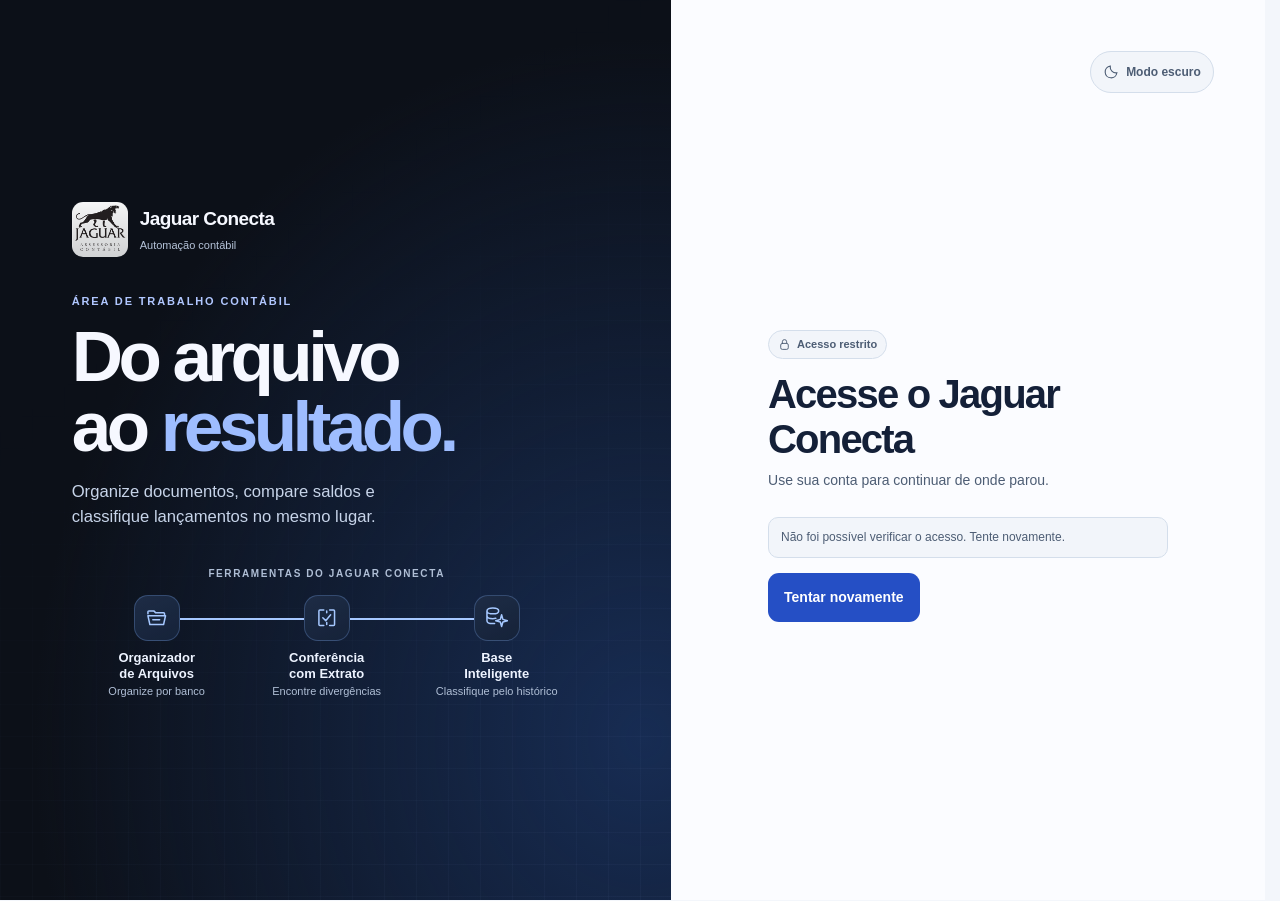
<file: index.html>
<!doctype html>
<html lang="pt-BR">
<head>
  <meta charset="utf-8">
  <meta name="viewport" content="width=device-width, initial-scale=1">
  <meta name="theme-color" content="#14243b">
  <title>Jaguar Conecta</title>
  <script src="./assets/js/theme.js?v=login-full-20261110"></script>
  <script src='./assets/js/workspace-files.js?v=2'></script>
  <script src="./assets/js/workspace-resume.js?v=5"></script>
  <script src="./assets/js/operating-hours.js?v=20261030-always-open"></script>
  <link rel="icon" type="image/png" href="./assets/jaguar-conecta-icon.png?v=oficial-1">
  <meta name="description" content="Jaguar Conecta | Organização, classificação e conciliação contábil">
  <link rel="stylesheet" href="./assets/css/app.css?v=base242-streamlit-1">
  <link rel="razync-lazy-stylesheet" data-lazy-tool="investments" href="./assets/css/bank-investments.css?v=20261020-6">
  <link rel="stylesheet" href="./assets/css/monthly-tasks.css?v=task-notices-1">
  <link rel="stylesheet" href="./assets/css/workspace.css?v=assistant-shortcut-1">
  <link rel="stylesheet" href="./assets/css/tools.css?v=company-tools-20261031-1">
  <link rel="stylesheet" href="./assets/css/layout.css?v=fixed-header-home-20261028-3">
  <link rel="stylesheet" href="./assets/css/workspace-polish.css?v=otom-period-1">
  <link rel="stylesheet" href="./assets/css/refined-theme.css?v=3">
  <link rel="stylesheet" href="./assets/css/preview-tables.css?v=period-filter-20261027-1">
  <link rel="stylesheet" href="./assets/css/motion.css?v=compact-loading-20261104-1">
  <link rel="razync-lazy-stylesheet" data-lazy-tool="fiscal" href="./assets/css/fiscal-242.css?v=theme-surfaces-20261027-5">
  <link rel="razync-lazy-stylesheet" data-lazy-tool="fiscal" href="./assets/css/fiscal-results.css?v=theme-surfaces-20261027-5">
  <link rel="razync-lazy-stylesheet" data-lazy-tool="fiscal" href="./assets/css/fiscal-studio.css?v=refined-setup-20261029-2">
  <link rel="razync-lazy-stylesheet" data-lazy-tool="fiscal" href="./assets/css/fiscal-ai-reader.css?v=theme-surfaces-20261027-5">
  <link rel="razync-lazy-stylesheet" data-lazy-tool="fiscal" href="./assets/css/fiscal-account-dialog.css?v=fiscal-agent-steps-20261030-1">
  <link rel="stylesheet" href="./assets/css/portfolio-home.css?v=home-composed-20261027-11">
  <link rel="stylesheet" href="./assets/css/base-maintenance.css?v=compact-chart-1">
  <link rel="stylesheet" href="./assets/css/admin-auth.css?v=password-eye-20261106-1">
  <link rel="stylesheet" href="./assets/css/tool-preparation.css?v=company-upload-three-parts-20261031-3">
  <link rel="stylesheet" href="./assets/css/company-directory.css?v=accounting-status-2">
  <link rel="stylesheet" href="./assets/css/base-investigation.css?v=assistant-shortcut-1">
  <link rel="stylesheet" href="./assets/css/themes.css?v=admin-close-1">
  <link rel="stylesheet" href="./assets/css/sidebar-motion.css?v=20261029-1">
  <link rel="stylesheet" href="./assets/css/home-welcome.css?v=jaguar-conecta-1">
  <link rel="stylesheet" href="./assets/css/global-tool-preparation.css?v=ledger-themes-1">
  <link rel="stylesheet" href="./assets/css/site-access.css?v=alterar-senha-1">
  <link rel="stylesheet" href="./assets/css/preview-layout.css?v=20261109-1">
</head>
<body class="sidebar-collapsed" data-site-locked data-site-loading>
  <div id="workspaceRestoring" role="status">
    <div class="workspace-loading-content">
      <img src="./assets/jaguar-conecta.png?v=oficial-1" width="52" height="52" alt="">
      <strong>Jaguar Conecta</strong>
      <span>Carregando sua área de trabalho…</span>
    </div>
  </div>
  <section id="siteAccess" data-access-state="checking" aria-labelledby="siteAccessTitle">
    <div class="site-access-card">
      <div class="site-access-welcome">
        <div class="site-access-brand">
          <img src="./assets/jaguar-conecta.png?v=oficial-1" alt="Jaguar Assessoria Contábil" width="56" height="55">
          <div><strong>Jaguar Conecta</strong><span>Automação contábil</span></div>
        </div>
        <div class="site-access-welcome-copy">
          <p class="site-access-eyebrow">Área de trabalho contábil</p>
          <p class="site-access-welcome-title">Do arquivo<br>ao <em>resultado.</em></p>
          <p>Organize documentos, compare saldos e classifique lançamentos no mesmo lugar.</p>
        </div>
        <figure class="site-access-demo">
          <figcaption>Ferramentas do Jaguar Conecta</figcaption>
          <ol class="site-access-demo-steps">
            <li>
              <span class="site-access-demo-icon"><svg viewBox="0 0 24 24" aria-hidden="true"><path d="M3 8V6a1 1 0 0 1 1-1h5l2 2h8a1 1 0 0 1 1 1v2M3 10h18l-2 9H5zM8 14h7"/></svg></span>
              <div><strong>Organizador<br>de Arquivos</strong><small>Organize por banco</small></div>
            </li>
            <li>
              <span class="site-access-demo-icon"><svg viewBox="0 0 24 24" aria-hidden="true"><path d="M9 4H5a1 1 0 0 0-1 1v14a1 1 0 0 0 1 1h4M15 4h4a1 1 0 0 1 1 1v14a1 1 0 0 1-1 1h-4M12 5v2m0 10v2m-4-7 3 3 5-6"/></svg></span>
              <div><strong>Conferência<br>com Extrato</strong><small>Encontre divergências</small></div>
            </li>
            <li>
              <span class="site-access-demo-icon"><svg viewBox="0 0 24 24" aria-hidden="true"><path d="M14 5c0 1.7-2.7 3-6 3s-6-1.3-6-3 2.7-3 6-3 6 1.3 6 3ZM2 5v5c0 1.7 2.7 3 6 3 1 0 2-.1 3-.4M2 10v5c0 1.7 2.7 3 6 3 .6 0 1.2 0 1.8-.1M17 9l1.3 4.7L23 15l-4.7 1.3L17 21l-1.3-4.7L11 15l4.7-1.3z"/></svg></span>
              <div><strong>Base<br>Inteligente</strong><small>Classifique pelo histórico</small></div>
            </li>
          </ol>
        </figure>
      </div>
      <div class="site-access-content">
      <div class="site-access-controls">
        <button type="button" id="siteAccessTheme" aria-label="Ativar modo escuro" aria-pressed="false"><svg viewBox="0 0 24 24" aria-hidden="true"><path d="M20.8 13.1A8.7 8.7 0 0 1 10.9 3.2 8.8 8.8 0 1 0 20.8 13.1Z"/></svg><span>Modo escuro</span></button>
      </div>
      <div class="site-access-form-panel">
      <div class="site-access-heading">
        <span class="site-access-tag"><svg viewBox="0 0 24 24" aria-hidden="true"><rect x="5" y="10" width="14" height="11" rx="3"/><path d="M8 10V7a4 4 0 0 1 8 0v3"/></svg>Acesso restrito</span>
        <h1 id="siteAccessTitle">Acesse o Jaguar Conecta</h1>
        <p>Use sua conta para continuar de onde parou.</p>
      </div>
      <p id="siteAccessStatus" role="status"></p>
      <form id="siteAccessForm" method="post" hidden>
        <div class="site-access-field">
          <label for="siteAccessEmail">E-mail</label>
          <div class="site-access-input">
            <svg viewBox="0 0 24 24" aria-hidden="true"><rect x="3" y="5" width="18" height="14" rx="3"/><path d="m4 7 8 6 8-6"/></svg>
            <input id="siteAccessEmail" name="email" type="email" autocomplete="username" autocapitalize="none" spellcheck="false" required maxlength="254" placeholder="Seu e-mail">
          </div>
        </div>
        <div class="site-access-field">
          <label for="siteAccessPassword">Senha</label>
          <div class="site-access-input site-access-password">
            <svg viewBox="0 0 24 24" aria-hidden="true"><rect x="5" y="10" width="14" height="11" rx="3"/><path d="M8 10V7a4 4 0 0 1 8 0v3"/></svg>
            <input id="siteAccessPassword" name="password" type="password" autocomplete="current-password" aria-describedby="siteAccessCaps" required maxlength="512" placeholder="Sua senha">
            <button id="siteAccessShow" type="button" aria-controls="siteAccessPassword" aria-label="Mostrar senha" aria-pressed="false"><svg viewBox="0 0 24 24" aria-hidden="true"><path d="M2 12s3.5-7 10-7 10 7 10 7-3.5 7-10 7S2 12 2 12Z"/><circle cx="12" cy="12" r="2.5"/><path class="site-access-eye-off" d="M3 3l18 18"/></svg></button>
          </div>
        </div>
        <p id="siteAccessCaps" hidden>Caps Lock ativado.</p>
        <button class="site-access-submit" type="submit">Entrar <span class="site-access-submit-indicator" aria-hidden="true">→</span></button>
        <p class="site-access-session-note">Sua sessão continua ativa ao recarregar esta aba.</p>
      </form>
      <button id="siteAccessRetry" type="button" hidden>Tentar novamente</button>
      <noscript>Ative o JavaScript para entrar.</noscript>
      </div>
      </div>
    </div>
  </section>
  <div class="app-shell">
    <div id="sidebarBackdrop" class="sidebar-backdrop" aria-hidden="true"></div>
    <aside id="mainSidebar" class="sidebar" role="dialog" aria-modal="true" aria-label="Navegação principal" aria-hidden="true" tabindex="-1" inert>
      <button id="sidebarClose" class="sidebar-close" type="button" aria-label="Fechar menu"><svg viewBox="0 0 24 24" aria-hidden="true"><path d="m7 7 10 10M17 7 7 17"/></svg></button>
      <a class="brand" href="./" data-home-link aria-label="Jaguar Conecta, tela inicial">
        <img class="brand-logo" src="./assets/jaguar-conecta.png?v=oficial-1" alt="" width="48" height="48">
        <span><strong>Jaguar Conecta</strong><small>Automação contábil</small></span>
      </a>
      <div class="nav-caption">ÁREA DE TRABALHO</div>

    <nav class="main-nav" aria-label="Navegação principal">
      <button class="main-nav-btn active" data-view="companies" aria-label="Empresas"><span class="nav-label">Empresas</span></button>
      <button class="main-nav-btn" data-view="converter" aria-label="Converter Extratos"><span class="nav-label">Converter Extratos</span></button>
      <button class="main-nav-btn" data-view="ledger" aria-label="Conciliação com Razão"><span class="nav-label">Conciliação com Razão</span></button>
      <button class="main-nav-btn" data-view="fiscal" aria-label="Conferência Fiscal × Contábil"><span class="nav-label">Conferência Fiscal × Contábil</span></button>
      <button class="main-nav-btn" type="button" data-view="tasks"><span class="nav-label">Tarefas</span></button>

    </nav>
      <div id="siteAccessAccount" class="sidebar-account" hidden>
        <span id="siteAccessInitials" class="sidebar-account-avatar" aria-hidden="true"></span>
        <div class="sidebar-account-identity">
          <strong id="siteAccessName" dir="auto">Minha conta</strong>
          <span id="siteAccessRole">Sessão ativa</span>
          <button id="siteAccessChangePassword" type="button">Alterar senha</button>
        </div>
        <button id="siteAccessExit" type="button" title="Sair da conta" aria-label="Sair da conta">
          <svg viewBox="0 0 24 24" aria-hidden="true"><path d="M10 4H5a1 1 0 0 0-1 1v14a1 1 0 0 0 1 1h5m4-12 4 4-4 4m-5-4h11"/></svg>
          <span>Sair</span>
        </button>
      </div>
      <div class="sidebar-note"><span class="sidebar-dot"></span><div>Rotina organizada<small>Do documento à conferência.</small></div></div>
    </aside>
    <header class="topbar"><button id="sidebarToggle" type="button" class="sidebar-toggle" aria-controls="mainSidebar" aria-expanded="false" aria-label="Abrir menu lateral"><span class="toggle-lines" aria-hidden="true"><span class="toggle-stroke"></span><span class="toggle-stroke"></span><span class="toggle-stroke"></span></span><span class="sidebar-toggle-label">Menu</span><svg class="sidebar-toggle-hint" viewBox="0 0 14 14" aria-hidden="true"><path d="m5 3 4 4-4 4"/></svg></button><div class="home-header-brand"><img src="./assets/jaguar-conecta.png?v=oficial-1" alt="" width="32" height="32"><span><strong>Jaguar Conecta</strong><small>Automação contábil</small></span></div><div class="topbar-title"><span>Área de trabalho</span><strong id="currentSection">Empresas</strong></div><div class="topbar-actions"><span id="portfolioDate" class="home-header-date">Seu espaço de trabalho</span><a class="theme-toggle topbar-home-link" href="./" data-home-link aria-label="Tela inicial" title="Tela inicial"><svg viewBox="0 0 24 24" aria-hidden="true"><path d="m3 10 9-7 9 7v10a1 1 0 0 1-1 1h-5v-7H9v7H4a1 1 0 0 1-1-1z"/></svg><span>Início</span></a><button id="themeToggle" class="theme-toggle" type="button" aria-label="Ativar modo escuro" aria-pressed="false"><svg class="theme-moon" viewBox="0 0 24 24" aria-hidden="true"><path d="M20.8 13.1A8.7 8.7 0 0 1 10.9 3.2 8.8 8.8 0 1 0 20.8 13.1Z"/></svg><svg class="theme-sun" viewBox="0 0 24 24" aria-hidden="true"><circle cx="12" cy="12" r="4"/><path d="M12 2v2m0 16v2M2 12h2m16 0h2M5 5l1.4 1.4m11.2 11.2L19 19M5 19l1.4-1.4M17.6 6.4 19 5"/></svg><span id="themeToggleLabel">Claro</span></button><button id="apiStatus" class="status-pill connection-pill" type="button" data-connection="checking" aria-label="Verificando conexão com o servidor. Clique para tentar novamente." title="Clique para verificar a conexão novamente."><span class="connection-indicator" aria-hidden="true"></span><span class="connection-label" aria-live="polite">Conectando ao servidor…</span></button></div></header>

    <main>
      <section id="companiesView" class="global-view active">
        <section id="portfolioPicker" class="portfolio-picker home-redesign" aria-label="Carteiras dos colaboradores">
          <div class="portfolio-heading">
            <div class="home-intro-copy">
              <span class="account-admin-badge" id="homeAdminBadge" hidden>Conta administradora</span>
              <span class="portfolio-eyebrow" id="portfolioGreeting">Boas-vindas ao seu espaço.</span>
              <h1>Clareza para<br><em>a sua rotina.</em></h1>
              <p>Do extrato à classificação, um caminho mais simples para o seu trabalho contábil.</p>
              <div class="portfolio-access">
                <div class="portfolio-access-heading"><span class="portfolio-access-kicker">SEU PRÓXIMO PASSO</span><h2 class="portfolio-section-title">Entre na sua carteira</h2></div>
                <div id="portfolioList" class="portfolio-list" aria-busy="true"><p class="portfolio-loading" role="status">Carregando carteiras…</p></div>
              <div class="portfolio-home-summary" aria-label="Resumo das carteiras">
                <span><strong id="portfolioCompanyTotal">—</strong><span class="home-stat-label">empresas no Jaguar Conecta</span></span>
                <span><strong id="portfolioWalletTotal">—</strong><span id="portfolioWalletLabel">carteira disponível</span></span>
              </div>
              </div>
            </div>
            <div class="showcase-wrap">
              <div class="showcase-aura" aria-hidden="true"><i></i><i></i></div>
              <section class="home-showcase" aria-label="Conheça o fluxo do Jaguar Conecta" data-stage="0" data-playing="false">
                <div class="showcase-top"><span class="showcase-title">Do arquivo ao resultado</span></div>

                <div class="showcase-panels">
                  <div class="showcase-panel" id="homeStageOrganize" data-panel="0">
                    <div class="showcase-art scene-organize" aria-hidden="true">
                      <span class="scene-paper scene-source"><span class="paper-format">PDF · OFX</span><svg viewBox="0 0 24 24" fill="none" aria-hidden="true"><path d="M6 3h8l4 4v14H6V3Zm8 0v5h4M9 12h6M9 16h4"/></svg><i></i><i></i><i></i><small>Extrato bancário</small></span>
                      <span class="scene-transfer"><svg viewBox="0 0 80 24"><path d="M2 12h70m-7-6 7 6-7 6"/></svg></span>
                      <span class="scene-paper scene-model"><span class="paper-format">XLSX</span><span class="paper-mini-grid"><i></i><i></i><i></i><i></i><i></i><i></i></span><span class="paper-check"><svg viewBox="0 0 24 24" fill="none" aria-hidden="true"><path d="m6 12 4 4 8-9"/></svg></span><small>Modelo Domínio</small></span>
                      <span class="scene-spark spark-one">✦</span><span class="scene-spark spark-two">✦</span>
                    </div>
                    <div class="showcase-copy"><span class="scene-index">ETAPA 01 · ORGANIZAR</span><h2>Do extrato ao Modelo Domínio.</h2><p>Converta seus arquivos e confira os lançamentos antes de baixar.</p></div>
                  </div>
                  <div class="showcase-panel" id="homeStageReconcile" data-panel="1" hidden>
                    <div class="showcase-art scene-reconcile" aria-hidden="true">
                      <span class="scene-ledger ledger-left"><b>EXTRATO</b><i></i><i></i><i></i><i></i></span>
                      <span class="scene-balance"><svg viewBox="0 0 24 24" fill="none" aria-hidden="true"><path d="m6 12 4 4 8-9"/></svg></span>
                      <span class="scene-ledger ledger-right"><b>RAZÃO</b><i></i><i></i><i></i><i></i></span>
                      <span class="scene-connector"></span>
                    </div>
                    <div class="showcase-copy"><span class="scene-index">ETAPA 02 · CONFERIR</span><h2>Encontre onde o saldo diverge.</h2><p>Compare extrato e razão para localizar as diferenças por dia.</p></div>
                  </div>
                  <div class="showcase-panel" id="homeStageClassify" data-panel="2" hidden>
                    <div class="showcase-art scene-classify" aria-hidden="true">
                      <span class="scene-label label-one"><svg viewBox="0 0 24 24" fill="none" aria-hidden="true"><path d="M6 3h8l4 4v14H6V3Zm8 0v5h4M9 12h6M9 16h4"/></svg><span>Histórico</span></span><span class="scene-label label-two"><svg viewBox="0 0 24 24" fill="none" aria-hidden="true"><path d="M6 3h8l4 4v14H6V3Zm8 0v5h4M9 12h6M9 16h4"/></svg><span>Conta</span></span><span class="scene-label label-three"><svg viewBox="0 0 24 24" fill="none" aria-hidden="true"><path d="M6 3h8l4 4v14H6V3Zm8 0v5h4M9 12h6M9 16h4"/></svg><span>Natureza</span></span>
                      <span class="scene-folder"><i></i><b>Base Inteligente</b><span><svg viewBox="0 0 24 24" fill="none" aria-hidden="true"><path d="m6 12 4 4 8-9"/></svg></span></span>
                    </div>
                    <div class="showcase-copy"><span class="scene-index">ETAPA 03 · CLASSIFICAR</span><h2>Classificação com seus padrões.</h2><p>Use os padrões salvos na Base Inteligente para classificar os lançamentos.</p></div>
                  </div>
                </div>

                <div class="showcase-steps" role="group" aria-label="Explorar etapas do fluxo">
                  <button class="showcase-step" type="button" data-stage="0" aria-pressed="true" aria-controls="homeStageOrganize"><span>01</span> Organizar<i aria-hidden="true"></i></button>
                  <button class="showcase-step" type="button" data-stage="1" aria-pressed="false" aria-controls="homeStageReconcile"><span>02</span> Conferir<i aria-hidden="true"></i></button>
                  <button class="showcase-step" type="button" data-stage="2" aria-pressed="false" aria-controls="homeStageClassify"><span>03</span> Classificar<i aria-hidden="true"></i></button>
                </div>
              </section>

            </div>
          </div>
        </section>
        <section class="hero compact-hero directory-hero" hidden>
          <div class="portfolio-toolbar"><button id="backToPortfolios" type="button" class="portfolio-back">← Voltar às carteiras</button><span id="portfolioActiveName" class="portfolio-owner"></span></div>
          <div class="directory-intro"><div class="directory-title"><div class="eyebrow">SUA CARTEIRA</div>
          <h1>Empresas</h1>
          <p>Pesquise uma empresa e acesse diretamente as ferramentas de organização, classificação e conferência.</p>
          </div><div class="overview" aria-label="Resumo da carteira">
          <div class="overview-card"><div><strong id="totalCompanies">—</strong><span>Empresas</span></div></div>
          <div class="overview-card"><div><strong id="organizerCompanies">—</strong><span>Com ferramentas</span></div></div>
          <div class="overview-card"><div><strong id="multiBankCompanies">—</strong><span>Múltiplos bancos</span></div></div>
        </div></div>
        </section>
        <section class="workspace" hidden>
          <div class="search-card">
            <label for="companySearch" class="visually-hidden">Pesquisar empresa</label>
            <div class="directory-controls">
            <div class="search-wrap">
              <span class="directory-search-icon" aria-hidden="true"><svg viewBox="0 0 24 24"><circle cx="10.5" cy="10.5" r="6.5"/><path d="m16 16 4 4"/></svg></span>
              <input id="companySearch" type="text" name="razync_company_lookup" placeholder="Código, nome ou regime…" autocomplete="off" autocapitalize="none" spellcheck="false" enterkeyhint="search" data-lpignore="true" data-1p-ignore="true" readonly>
              <button id="companySearchClear" class="directory-clear" type="button" aria-label="Limpar pesquisa" hidden>×</button>
            </div>
            <label for="regimeFilter" class="visually-hidden">Filtrar por regime</label><select id="regimeFilter"><option value="">Todos os regimes</option><option>LUCRO REAL</option><option>LUCRO PRESUMIDO</option><option>SIMPLES NACIONAL</option></select>
            <label for="companySort" class="visually-hidden">Ordenar empresas</label><select id="companySort"><option value="code">Código crescente</option><option value="name">Nome de A a Z</option><option value="tools">Com ferramentas primeiro</option></select>
            <label for="companyAccountingFilter" class="visually-hidden">Filtrar por situação contábil</label>
            <select id="companyAccountingFilter">
              <option value="">Situação contábil</option>
              <option value="digital">Contabilidade digital</option>
              <option value="noBankMovement">Sem movimento bancário</option>
            </select>
            </div>
            <div class="directory-toolbar">
              <div class="company-filters" role="group" aria-label="Filtrar empresas da carteira"><button type="button" class="company-filter active" data-filter="all" aria-pressed="true">Todas <span class="filter-count" aria-hidden="true"></span></button><button type="button" class="company-filter" data-filter="organizer" aria-pressed="false">Com ferramentas <span class="filter-count" aria-hidden="true"></span></button><button type="button" class="company-filter" data-filter="multibank" aria-pressed="false">Múltiplos bancos <span class="filter-count" aria-hidden="true"></span></button><button type="button" class="company-filter" data-filter="catalog" aria-pressed="false">Sem ferramenta <span class="filter-count" aria-hidden="true"></span></button>
</div>
              <div class="directory-views" role="group" aria-label="Visualização das empresas"><button type="button" data-company-view="cards" aria-pressed="true"><svg viewBox="0 0 20 20" aria-hidden="true"><rect x="3" y="3" width="5" height="5" rx="1"/><rect x="12" y="3" width="5" height="5" rx="1"/><rect x="3" y="12" width="5" height="5" rx="1"/><rect x="12" y="12" width="5" height="5" rx="1"/></svg>Cartões</button><button type="button" data-company-view="list" aria-pressed="false"><svg viewBox="0 0 20 20" aria-hidden="true"><path d="M7 5h10M7 10h10M7 15h10M3 5h.1M3 10h.1M3 15h.1"/></svg>Lista</button></div>
            </div>
          </div>
          <div class="directory-results-heading"><h2>Empresas da carteira</h2><div class="search-meta"><span id="companyCount" role="status" aria-live="polite" aria-atomic="true">Carregando empresas…</span><button id="companyReset" class="directory-reset" type="button" hidden>Limpar filtros</button></div></div>
          <div class="grid" id="companyGrid" data-view="cards" aria-label="Empresas da carteira"></div>
        </section>
      </section>

      <section id="tasksView" class="global-view" aria-labelledby="monthlyTasksTitle">
        <header class="page-head monthly-tasks-heading">
          <h1 id="monthlyTasksTitle" tabindex="-1">Tarefas contábeis</h1>
          <div class="monthly-tasks-scope">
            <label>Competência<input id="monthlyTasksPeriod" type="month" min="2000-01" max="2099-12"></label>
            <label id="monthlyTasksOwnerField" hidden>Responsável<select id="monthlyTasksOwner"></select></label>
          </div>
        </header>
        <div class="monthly-tasks-worklist">
          <div class="monthly-tasks-controls">
            <label>Buscar empresa<input id="monthlyTasksSearch" type="search" placeholder="Nome ou código"></label>
            <button id="monthlyTasksClear" type="button" class="secondary-action" hidden>Limpar filtros</button>
            <label>Status<select id="monthlyTasksFilter"><option value="">Todos</option><option value="pending">Não iniciado</option><option value="progress">Em andamento</option><option value="done">Concluído</option><option value="issue">Com pendência</option><option value="mine">Minhas pendências</option><option value="ready">Conciliação para confirmar</option><option value="na">Não se aplica</option></select></label>
            <label>Ordenar por<select id="monthlyTasksSort"><option value="queue">Prioridade da fila</option><option value="code">Código da empresa</option><option value="progress">Menor progresso</option></select></label>
            <details id="monthlyTasksImportPanel" hidden>
              <summary>Importar histórico</summary>
              <form id="monthlyTasksImport">
                <label>Planilha do controle gerencial<input type="file" name="file" accept=".xlsx" required></label>
                <button class="secondary-action" type="submit">Importar</button>
              </form>
            </details>
          </div>
          <p id="monthlyTasksImportMessage" role="status" hidden></p>
          <div id="monthlyTasksMetrics" class="monthly-tasks-metrics" aria-label="Filtrar pelo resumo das tarefas"></div>
          <details id="monthlyTasksTeam" class="monthly-tasks-team" hidden>
            <summary>Progresso por responsável e por etapa</summary>
            <div id="monthlyTasksPeople" aria-label="Empresas concluídas por responsável"></div>
            <div id="monthlyTasksStages" role="group" aria-label="Filtrar por próxima etapa"></div>
          </details>
          <p id="monthlyTasksStatus" role="status"></p>
          <p id="monthlyTasksActiveFilters" hidden></p>
        </div>
        <p id="monthlyTaskFeedback" role="status"></p>
        <div class="monthly-tasks-table" tabindex="0" role="region" aria-label="Tarefas por empresa">
          <table>
            <thead><tr><th scope="col">Empresa</th><th scope="col">Documentos</th><th scope="col">Conciliação</th><th scope="col">Dívida ativa</th><th scope="col">Folha</th><th scope="col">Fiscal</th><th scope="col">Fechamento</th><th scope="col">Progresso</th><th scope="col">Pendências</th></tr></thead>
            <tbody id="monthlyTasksRows"></tbody>
          </table>
        </div>
      </section>

      <section id="companyNotificationsView" class="global-view" aria-labelledby="companyNotificationsTitle">
        <header class="page-head">
          <h1 id="companyNotificationsTitle" tabindex="-1">Notificações</h1>
          <p>Consulte seus avisos e atribuições de empresas.</p>
        </header>
        <div class="company-notifications">
          <details id="companyNotificationCompose" hidden>
            <summary>Enviar mensagem</summary>
            <form id="companyNotificationForm">
              <label>Colaborador<select id="companyNotificationRecipient" required></select></label>
              <label>Mensagem<textarea id="companyNotificationBody" rows="4" maxlength="2000" required></textarea></label>
              <button type="submit" class="secondary-action">Enviar mensagem</button>
              <p id="companyNotificationSendStatus" role="status"></p>
            </form>
          </details>
          <div class="company-notifications-toolbar">
            <p id="companyNotificationsStatus" role="status"></p>
            <button id="companyNotificationsRead" class="secondary-action" type="button" hidden>Marcar como lidas</button>
          </div>
          <ul id="companyNotificationsList"></ul>
        </div>
      </section>

      <section id="userAccessView" class="global-view" aria-labelledby="userAccessTitle">
        <header class="page-head access-dashboard-heading">
          <h1 id="userAccessTitle" tabindex="-1">Controle de acesso</h1>
          <p>Gerencie permissões e acompanhe a atividade da equipe.</p>
        </header>
        <div class="access-directory">
          <div class="access-toolbar">
            <label class="access-search" for="userAccessSearch">
              <span class="access-search-icon" aria-hidden="true"></span>
              <span class="sr-only">Buscar conta</span>
              <input id="userAccessSearch" type="search" placeholder="Buscar por e-mail" autocomplete="off">
            </label>
            <div id="userAccessFilters" class="access-dashboard-filters" role="group" aria-label="Filtrar contas" hidden>
              <button type="button" data-access-filter="all" aria-pressed="true"><strong>0</strong>Todas</button>
              <button type="button" data-access-filter="online" aria-pressed="false"><strong>0</strong>Conectadas</button>
              <button type="button" data-access-filter="suspended" aria-pressed="false"><strong>0</strong>Suspensas</button>
            </div>
          </div>
          <div class="access-directory-meta">
            <span id="userAccessCount"></span>
            <span>Horários de Brasília · Presença estimada pela atividade recente</span>
          </div>
          <p id="userAccessMessage" role="status"></p>
          <div class="access-columns" aria-hidden="true">
            <span>Conta e perfil</span><span>Acesso e presença</span>
            <div class="access-column-dates"><span>Última atividade</span><span>Inativo desde</span></div>
            <span>Ações</span>
          </div>
          <ul id="userAccessRows" class="access-account-list" aria-label="Usuários e permissões"></ul>
        </div>
      </section>
      <section id="companyOwnersView" class="global-view" aria-labelledby="companyOwnerTitle">
        <header class="page-head">
          <h1 id="companyOwnerTitle" tabindex="-1">Responsáveis pelas empresas</h1>
          <p>Consulte a carteira do escritório e atualize quem responde por cada empresa.</p>
        </header>
        <div class="owner-directory access-directory">
          <div class="access-toolbar">
            <label class="access-search" for="ownerCompanySearch">
              <span class="access-search-icon" aria-hidden="true"></span>
              <span class="sr-only">Buscar empresa ou responsável</span>
              <input id="ownerCompanySearch" type="search" placeholder="Código, empresa ou responsável" autocomplete="off">
            </label>
            <div id="ownerCompanyFilters" class="access-dashboard-filters" role="group" aria-label="Filtrar empresas" hidden>
              <button type="button" data-owner-filter="all" aria-pressed="true"><strong>0</strong>Todas</button>
              <button type="button" data-owner-filter="assigned" aria-pressed="false"><strong>0</strong>Com responsável</button>
              <button type="button" data-owner-filter="unassigned" aria-pressed="false"><strong>0</strong>Sem responsável</button>
            </div>

          </div>
          <div class="access-directory-meta"><span id="ownerCompanyCount" role="status"></span></div>
          <p id="companyOwnerMessage" role="status"></p>
          <div class="owner-table-scroll" role="region" aria-label="Empresas e responsáveis" tabindex="0">
            <table class="owner-table">
              <thead><tr><th scope="col">Empresa</th><th scope="col">Responsável</th><th scope="col">Regime tributário</th><th scope="col">Ações</th></tr></thead>
              <tbody id="ownerCompanyRows"></tbody>
            </table>
          </div>
        </div>
      </section>

      <section id="converterView" class="global-view">
        <div class="page-head"><span class="company-code">FERRAMENTA GLOBAL · MODELO DOMÍNIO</span><h1>Converter extratos</h1><p>Transforme extratos bancários em Modelo Domínio, com prévia antes do download. Entradas recebem “Recebido:” e saídas recebem “Pago:” automaticamente. Sem vincular contas contábeis.</p></div>
        <div class="tool-card single-card global-tool-preparation">
          <div class="global-tool-intro"><h3>Extratos bancários</h3><p>Envie um ou vários PDFs, OFX, CSV ou arquivos Excel. O sistema identifica o formato e utiliza os leitores disponíveis.</p></div>
          <form id="globalConverterForm">
            <div class="global-upload-field"><label for="globalConverterFiles">Extratos para converter</label>
            <input id="globalConverterFiles" type="file" accept=".pdf,.ofx,.csv,.xls,.xlsx" multiple required></div>
            <div class="global-tool-controls"><fieldset class="period-card standard-period-card"><legend>Período <span>(opcional)</span></legend><div class="period-fields"><div><label for="globalConverterStart">De</label><input id="globalConverterStart" type="date"></div><div><label for="globalConverterEnd">Até</label><input id="globalConverterEnd" type="date"></div></div></fieldset><div class="global-tool-action"><button type="submit" id="globalConverterPreviewButton">Visualizar lançamentos</button></div></div>
            <p id="globalConverterMessage" class="helper" role="status" aria-live="polite"></p>
          </form>
        </div>
        <div id="globalConverterResult" class="preview-results standard-preview" hidden></div>
        <button type="button" id="globalConverterDownload" class="preview-download" hidden>Baixar Modelo Domínio (.xlsx)</button>
      </section>

      <section id="ledgerView" class="global-view">
        <div class="page-head">
          <span class="company-code">CONFERÊNCIA CONTÁBIL</span>
          <h1>Conciliação com Razão</h1>
          <p>Compare o movimento bancário com o Razão da Domínio e identifique diferenças por dia.</p>
        </div>
        <div class="tool-card single-card global-tool-preparation">
          <form id="ledgerForm">
            <section class="ledger-documents" aria-labelledby="ledgerDocumentsTitle">
              <header class="ledger-documents-header">
                <h2 id="ledgerDocumentsTitle">Documentos da conciliação</h2>
                <p>Use os extratos e o razão da mesma conta bancária.</p>
              </header>
              <div class="global-upload-grid">
                <div class="global-upload-field">
                  <label class="ledger-file-label" for="ledgerStatement">
                    <span class="ledger-file-icon" aria-hidden="true"><svg viewBox="0 0 24 24" fill="none" stroke="currentColor" stroke-width="1.6" stroke-linecap="round" stroke-linejoin="round"><path d="M3 9h18L12 4 3 9ZM5 20h14M7 12v5m5-5v5m5-5v5"/></svg></span>
                    <span><strong>Extratos bancários</strong><small>Um ou mais meses</small></span>
                  </label>
                  <input id="ledgerStatement" type="file" accept=".pdf,.ofx,.csv,.xls,.xlsx" multiple>
                </div>
                <div class="global-upload-field">
                  <label class="ledger-file-label" for="ledgerFile">
                    <span class="ledger-file-icon" aria-hidden="true"><svg viewBox="0 0 24 24" fill="none" stroke="currentColor" stroke-width="1.6" stroke-linecap="round" stroke-linejoin="round"><path d="M6 3h8l4 4v14H6V3Zm8 0v5h4M9 12h6m-6 4h6"/></svg></span>
                    <span><strong>Razão do Domínio</strong><small>Pode abranger várias competências</small></span>
                  </label>
                  <input id="ledgerFile" type="file" accept=".csv,.xls,.xlsx" multiple>
                </div>
              </div>
            </section>
            <div class="global-tool-controls ledger-settings">
              <fieldset class="period-card standard-period-card">
                <legend>Período <span>(opcional)</span></legend>
                <div class="period-fields">
                  <div><label for="ledgerStart">De</label><input id="ledgerStart" type="date"></div>
                  <div><label for="ledgerEnd">Até</label><input id="ledgerEnd" type="date"></div>
                </div>
                <p>Em branco, considera os meses dos extratos. Para escolher um intervalo, informe as duas datas.</p>
              </fieldset>
              <div class="global-tool-action"><button id="ledgerSubmit" type="submit">Gerar prévia</button></div>
            </div>
            <p id="ledgerMessage" class="helper"></p>
          </form>
        </div>
        <div id="ledgerResult" class="daily-reconciliation standard-preview" hidden></div>
      </section>

      <section id="fiscalView" class="global-view">
        <div class="page-head fiscal-page-head">
          <span class="company-code">CONFERÊNCIA DE DOCUMENTOS · DOMÍNIO</span>
          <h1>Conferência Fiscal × Contábil</h1>
          <p>Compare os relatórios do Domínio e investigue somente as contas que precisam de atenção.</p>
        </div>
        <details class="fiscal-setup" id="fiscalSetup" open aria-labelledby="fiscalSetupTitle">
          <summary class="fiscal-setup-heading">
            <div>
              <h2 id="fiscalSetupTitle">Preparar conferência</h2>
              <p>Envie o resumo e o razão. O filtro de filial é opcional quando houver apenas uma.</p>
            </div>
            <span class="fiscal-setup-filetype">Arquivos Domínio <span class="fiscal-setup-chevron" aria-hidden="true">⌄</span></span>
          </summary>
          <form id="fiscal242Form" class="fiscal-form">
            <div class="fiscal-step">
              <div class="fiscal-step-heading">
                
                <div><h3>Anexe os relatórios</h3><p>Use arquivos da mesma empresa. Você pode conferir vários períodos juntos.</p></div>
              </div>
              <div class="fiscal-upload-grid">
                <div class="fiscal-upload-item">
                  <div class="fiscal-upload-label"><span class="fiscal-upload-symbol" aria-hidden="true">▤</span><div><label for="fiscal242Acumuladores">Resumo por Acumulador</label><small>Planilha fiscal · XLS ou XLSX</small></div></div>
                  <input type="file" id="fiscal242Acumuladores" accept=".xls,.xlsx" required multiple>
                  <span class="fiscal-file-selected" id="fiscal242AcumuladoresName" aria-live="polite">Nenhum arquivo selecionado</span>
                </div>
                <div class="fiscal-upload-item">
                  <div class="fiscal-upload-label"><span class="fiscal-upload-symbol" aria-hidden="true">▤</span><div><label for="fiscal242Razao">Razão contábil</label><small>Planilha do Domínio · XLS, XLSX ou CSV</small></div></div>
                  <input type="file" id="fiscal242Razao" accept=".csv,.xls,.xlsx" required multiple>
                  <span class="fiscal-file-selected" id="fiscal242RazaoName" aria-live="polite">Nenhum arquivo selecionado</span>
                </div>
              </div>
            </div>
            <p class="fiscal-upload-guidance">Arraste os arquivos para os campos ou clique para selecionar. Você pode adicionar mais arquivos antes de conferir.</p>
            <div class="fiscal-step fiscal-context-step">
              <div class="fiscal-context-grid">
                <div class="fiscal-company-auto">
                  <strong>Identificação automática</strong>
                  <p>A empresa será identificada nos relatórios durante a conferência.</p>
                </div>
                <div class="fiscal-field">
                  <label for="fiscalFilialCodigo">Filtrar filial <span>(opcional)</span></label>
                  <input id="fiscalFilialCodigo" type="text" inputmode="numeric" pattern="[0-9]*" autocomplete="off" placeholder="Ex.: 242 ou 1408">
                  <small>Preencha apenas se quiser selecionar uma filial do Razão.</small>
                </div>
              </div>
            </div>
            <div class="fiscal-form-actions">
              <p>Seus arquivos serão comparados sem alterar os lançamentos.</p>
              <button type="submit" id="fiscal242Submit">Conferir contas <span aria-hidden="true">→</span></button>
            </div>
            <p id="fiscal242Message" class="helper" role="status" aria-live="polite"></p>
          </form>
        </details>
          <section id="fiscal242Results" class="fiscal-results" aria-live="polite" hidden>
            <nav class="fiscal-workflow-nav" aria-label="Navegar pelos resultados">
              <span class="fiscal-workflow-label">RESULTADOS</span>
              <button type="button" class="fiscal-workflow-button is-current" data-fiscal-target="fiscal242Overview">Resultados</button>
              <span class="fiscal-account-ai-hint">A IA fica disponível ao abrir uma conta.</span>
                  <button type="button" class="fiscal-usage-trigger" id="fiscal242UsageButton" aria-haspopup="dialog" aria-controls="fiscal242UsageDialog" aria-expanded="false" title="Ver uso e limites das IAs gratuitas">
                    <span aria-hidden="true">◷</span> Limites da IA
                  </button>
            </nav>
            <div class="fiscal-section-panel" data-fiscal-panel="comparison">
            <div id="fiscal242Company" class="fiscal-company-result">
              <span>Empresa identificada nos relatórios</span>
              <strong id="fiscal242CompanyName">—</strong>
              <small id="fiscal242CompanySource"></small>
            </div>
            <div class="fiscal-overview-heading" id="fiscal242Overview">
              <div>
                <span class="fiscal-section-eyebrow">VISÃO GERAL</span>
                <h2>Resultado da conferência</h2>
                <p>Comece pelas divergências; abra cada conta para conferir os movimentos.</p>
              </div>
              <p class="fiscal-period" id="fiscal242Period"></p>
            </div>
            <div class="fiscal-summary" aria-label="Resumo das contas analisadas">
              <div class="fiscal-summary-card fiscal-summary-total">
                <span class="fiscal-summary-top"><span>Contas analisadas</span><span class="fiscal-summary-icon" aria-hidden="true">▦</span></span>
                <strong id="fiscal242Total">—</strong>
                <button type="button" class="fiscal-summary-action" data-fiscal-filter="todas">Ver todas as contas <span aria-hidden="true">↗</span></button>
              </div>
              <div class="fiscal-summary-card fiscal-summary-matches">
                <span class="fiscal-summary-top"><span>Totais iguais</span><span class="fiscal-summary-icon" aria-hidden="true">✓</span></span>
                <strong id="fiscal242Matches">—</strong>
                <button type="button" class="fiscal-summary-action" data-fiscal-filter="bate">Ver totais iguais <span aria-hidden="true">↗</span></button>
              </div>
              <div class="fiscal-summary-card fiscal-summary-alerts">
                <span class="fiscal-summary-top"><span>Com alertas</span><span class="fiscal-summary-icon" aria-hidden="true">!</span></span>
                <strong id="fiscal242Alerts">—</strong>
                <button type="button" class="fiscal-summary-action" data-fiscal-filter="alertas">Ver alertas <span aria-hidden="true">↗</span></button>
              </div>
              <div class="fiscal-summary-card fiscal-summary-pending">
                <span class="fiscal-summary-top"><span>Divergências</span><span class="fiscal-summary-icon" aria-hidden="true">↗</span></span>
                <strong id="fiscal242Pending">—</strong>
                <button type="button" class="fiscal-summary-action" data-fiscal-filter="revisar">Ver divergências <span aria-hidden="true">↗</span></button>
              </div>
            </div>
            <div class="fiscal-progress" aria-label="Distribuição das contas por situação">
              <span id="fiscal242ProgressMatches" class="fiscal-progress-matches" title="Totais iguais"></span>
              <span id="fiscal242ProgressAlerts" class="fiscal-progress-alerts" title="Com alertas"></span>
              <span id="fiscal242ProgressPending" class="fiscal-progress-pending" title="Para revisar"></span>
            </div>
            <p class="fiscal-status-guide">Totais iguais: comparação inicial sem diferença. Com alertas: totais iguais com movimentos a conferir. Divergência: diferença nos valores comparados. A confirmação por documento aparece na investigação.</p>
            <details class="fiscal-result-notes"><summary>Avisos da conferência <span id="fiscal242WarningCount"></span></summary><div id="fiscal242Warnings" class="fiscal-warnings"></div></details>
            <div id="fiscal242NextStep" class="fiscal-next-step" hidden>
              <div>
                <strong id="fiscal242NextStepTitle">Contas para investigar</strong>
                <p>Para aprofundar a conferência, anexe os acompanhamentos dos acumuladores que apresentaram diferenças ou alertas.</p>
              </div>
              <button type="button" id="fiscal242NextStepButton">Investigar documentos <span aria-hidden="true">↗</span></button>
            </div>
            <div class="fiscal-results-card standard-preview" id="fiscal242ResultsCard">
              <div class="preview-commandbar">
                <div class="preview-command-info"><span class="preview-ready-dot" aria-hidden="true"></span><div><strong>Prévia da conferência fiscal × contábil</strong><small>Compare as contas e abra os lançamentos de cada uma.</small></div></div>
                <div class="preview-primary-actions"><button type="button" class="preview-download" id="fiscal242Download">Baixar relatório Excel</button></div>
              </div>
              <div class="fiscal-results-heading">
                <div><span class="fiscal-section-eyebrow">COMPARATIVO</span><h3>Contas e acumuladores</h3><p>Uma linha por conta e tipo de operação. As descrições são dos acumuladores fiscais.</p></div>
                <div class="fiscal-results-controls">
                  <label for="fiscal242Search" class="visually-hidden">Buscar por conta ou acumulador</label>
                  <input id="fiscal242Search" type="search" placeholder="Buscar conta ou acumulador" autocomplete="off" aria-label="Buscar conta, descrição ou acumulador">
                  <label for="fiscal242Filter" class="visually-hidden">Filtrar situação</label>
                  <select id="fiscal242Filter" aria-label="Filtrar por situação">
                    <option value="todas">Todas as situações</option>
                    <option value="revisar">Divergências</option>
                    <option value="alertas">Com alertas</option>
                    <option value="bate">Totais iguais</option>
                  </select>
                </div>
              </div>
              <div class="fiscal-table-scroll">
                <table class="fiscal-table">
                  <thead><tr><th scope="col" aria-sort="none"><button type="button" class="fiscal-sort" data-fiscal-sort="conta">Conta / operação <span aria-hidden="true">↕</span></button></th><th scope="col">Acumuladores</th><th scope="col" class="fiscal-head-money" aria-sort="none"><button type="button" class="fiscal-sort" data-fiscal-sort="fiscal">Fiscal <span aria-hidden="true">↕</span></button></th><th scope="col" class="fiscal-head-money" aria-sort="none"><button type="button" class="fiscal-sort" data-fiscal-sort="contabil">Razão na comparação <span aria-hidden="true">↕</span></button></th><th scope="col" class="fiscal-head-money" aria-sort="none"><button type="button" class="fiscal-sort" data-fiscal-sort="diferenca">Diferença <span aria-hidden="true">↕</span></button></th><th scope="col">Situação</th></tr></thead>
                  <tbody id="fiscal242Rows"></tbody>
                </table>
              </div>
              <p class="fiscal-empty" id="fiscal242Empty" hidden>Nenhuma conta encontrada. Tente outra busca ou situação.</p>
              <p class="fiscal-table-count" id="fiscal242Count" aria-live="polite"></p>
              <details class="fiscal-reading-guide"><summary>Como interpretar os valores</summary><p class="fiscal-disclaimer fiscal-table-note">Fiscal: soma dos acumuladores listados. Razão na comparação: movimentos selecionados pelos históricos, usando débitos nas entradas e créditos nas saídas. Diferença = razão na comparação − fiscal. O total examinado pode incluir valores separados para revisão; abra a conta para ver a composição.</p></details>
            </div>
            <dialog id="fiscal242DetailDialog" class="fiscal-account-dialog" aria-labelledby="fiscal242DetailTitle" aria-describedby="fiscal242DetailDescription">
              <div class="fiscal-account-dialog-shell">
                <div id="fiscal242DetailHeading" class="fiscal-account-dialog-header" tabindex="-1"></div>
                <div id="fiscal242Detail" class="fiscal-detail fiscal-account-dialog-body" hidden></div>
                <footer class="fiscal-account-dialog-footer">
                  <p id="fiscal242DetailPosition" role="status" aria-live="polite"></p>
                  <nav aria-label="Navegar pelas contas da tabela">
                    <button id="fiscal242DetailPrevious" type="button">← Anterior</button>
                    <button id="fiscal242DetailNext" type="button">Próxima →</button>
                  </nav>
                </footer>
              </div>
            </dialog>
            <details class="fiscal-unmapped" id="fiscal242Unmapped" hidden>
              <summary>Acumuladores sem conta contábil <span id="fiscal242UnmappedCount"></span></summary>
              <p>Estes acumuladores foram encontrados no relatório, mas não possuem uma conta definida para comparação. Confirme o vínculo antes de conciliar.</p>
              <div class="fiscal-table-scroll"><table class="fiscal-table"><thead><tr><th>Acumulador</th><th>Descrição</th><th>Tipo</th><th>Valor fiscal</th></tr></thead><tbody id="fiscal242UnmappedRows"></tbody></table></div>
            </details>
            </div>
            <div class="fiscal-section-panel" data-fiscal-panel="documents" hidden>
            <section id="fiscal242Investigacao" class="fiscal-investigation" hidden aria-labelledby="fiscalInvestigacaoTitle">
              <div class="fiscal-investigation-heading">
                <span class="fiscal-investigation-step" aria-hidden="true">02</span>
                <div>
                  <span class="fiscal-section-eyebrow">INVESTIGAÇÃO OPCIONAL</span>
                  <h3 id="fiscalInvestigacaoTitle">Investigar com Entradas e Saídas</h3>
                  <p>Anexe Entradas, Saídas ou ambos. O Jaguar Conecta cruza apenas os documentos dos acumuladores ligados a contas divergentes ou com alertas.</p>
                </div>
              </div>
              <form id="fiscal242InvestigarForm" class="fiscal-investigation-form">
                <div class="fiscal-upload-grid">
                  <div class="fiscal-upload-item">
                    <div class="fiscal-upload-label"><span class="fiscal-upload-symbol" aria-hidden="true">▤</span><div><label for="fiscal242Entradas">Acompanhamento de Entradas</label><small>Opcional · XLS ou XLSX</small></div></div>
                    <input id="fiscal242Entradas" type="file" accept=".xls,.xlsx" multiple>
                  </div>
                  <div class="fiscal-upload-item">
                    <div class="fiscal-upload-label"><span class="fiscal-upload-symbol" aria-hidden="true">▤</span><div><label for="fiscal242Saidas">Acompanhamento de Saídas</label><small>Opcional · XLS ou XLSX</small></div></div>
                    <input id="fiscal242Saidas" type="file" accept=".xls,.xlsx" multiple>
                  </div>
                </div>
                <div class="fiscal-investigation-actions">
                  <button type="submit" id="fiscal242InvestigarBtn">Investigar documentos <span aria-hidden="true">→</span></button>
                  <small>Os arquivos da conferência inicial são reaproveitados.</small>
                </div>
                <p id="fiscal242InvestigarMessage" role="status" aria-live="polite"></p>
              </form>
              <div id="fiscal242InvestigarResultado" hidden></div>
            </section>
            </div>
            <div class="fiscal-section-panel" data-fiscal-panel="ai" hidden inert>
            <section class="fiscal-ai">
              <div class="fiscal-ai-heading" id="fiscal242AISection">
                <span class="fiscal-ai-icon" aria-hidden="true">✦</span>
                <div><span class="fiscal-ai-eyebrow">CONFERÊNCIA ASSISTIDA</span><h3>Análise inteligente</h3><p>Entenda a diferença. Encontre a evidência. Saiba o que conferir.</p><p id="fiscal242AIContext" class="fiscal-ai-context"></p></div>
                <div class="fiscal-ai-heading-tools">
                  <span class="fiscal-ai-provider" id="fiscal242AIProvider">IA</span>

                </div>

              </div>
              <dialog id="fiscal242UsageDialog" class="fiscal-usage-dialog" aria-labelledby="fiscal242UsageTitle" aria-describedby="fiscal242UsageIntro">
                <div class="fiscal-usage-header">
                  <div>
                    <span class="fiscal-section-eyebrow">MONITORAMENTO · MODELOS GRATUITOS</span>
                    <h3 id="fiscal242UsageTitle">Uso e limites das IAs</h3>
                    <p id="fiscal242UsageIntro">Consumo registrado pelo Jaguar Conecta, sem expor arquivos ou históricos contábeis.</p>
                  </div>
                  <form method="dialog">
                    <button type="submit" class="fiscal-usage-close" aria-label="Fechar relatório">×</button>
                  </form>
                </div>
                <p id="fiscal242UsageMessage" role="status" aria-live="polite">Carregando informações…</p>
                <div id="fiscal242UsageContent"></div>
                <div class="fiscal-usage-footer">
                  <span>As cotas reais e o saldo disponível devem ser conferidos nos painéis de cada provedor.</span>
                  <div class="fiscal-usage-actions" id="fiscal242UsageActions">
                    <button type="button" id="fiscal242UsageRefresh" class="fiscal-usage-refresh">Atualizar relatório</button>
                  </div>
                </div>
              </dialog>
              <div class="fiscal-ai-source-panel"><span class="fiscal-ai-source-title">Base da análise</span><div id="fiscal242AISources" class="fiscal-ai-sources"></div><p id="fiscal242AISourceNote">Resumo e Razão formam a base da análise. Entradas e Saídas complementam as evidências quando anexadas.</p></div>
              <div class="fiscal-ai-actions">
                <button type="button" class="secondary-action fiscal-ai-primary" id="fiscal242AI" disabled>Analisar diferenças com IA</button>
                <button type="button" class="secondary-action" id="fiscal242AIExport" disabled>Exportar análise Excel (.xlsx)</button>
              </div>
              <section id="fiscal242AILoading" class="fiscal-ai-loading" data-phase="preparing" aria-label="Progresso da análise com IA" hidden>
                <div class="fiscal-ai-loading-head">
                  <div class="fiscal-ai-loading-orbit" aria-hidden="true"><span>✦</span></div>
                  <div class="fiscal-ai-loading-copy"><span class="fiscal-ai-loading-eyebrow">ANÁLISE EM ANDAMENTO</span><h4 id="fiscal242LoadingTitle">Preparando a análise</h4><p id="fiscal242LoadingCaption">Organizando contas e evidências para a IA.</p></div>
                  <span id="fiscal242LoadingTime" class="fiscal-ai-loading-time">0 s</span>
                </div>
                <div class="fiscal-ai-loading-meter" id="fiscal242LoadingMeter" role="progressbar" aria-label="Grupos analisados"><span id="fiscal242LoadingFill"></span></div>
                <div class="fiscal-ai-loading-footer"><span id="fiscal242LoadingCount" role="status" aria-live="polite">Preparando os grupos de contas…</span><span>Os pareceres aparecem assim que ficam prontos.</span></div>
                <ol class="fiscal-ai-loading-stages" aria-label="Etapas da análise"><li data-loading-stage="preparing">Preparar contexto</li><li data-loading-stage="analyzing">Gerar pareceres</li><li data-loading-stage="complete">Concluir</li></ol>
              </section>
              <p id="fiscal242AIStatus" class="fiscal-ai-inline-status" role="status" aria-live="polite">Faça uma conferência para iniciar a análise.</p>
              <details class="fiscal-ai-processing-notes"><summary>Detalhes do processamento</summary><p id="fiscal242AIMessage" role="status" aria-live="polite">Verificando disponibilidade da IA…</p></details>
              <details class="fiscal-ai-privacy"><summary>Como seus dados são analisados</summary><p>Groq, Gemini ou OpenRouter podem receber contexto das contas com divergência ou alertas, incluindo datas, valores e históricos selecionados que podem conter nomes. Quando Entradas ou Saídas estão anexadas, o sistema cruza os documentos localmente e envia totais do cruzamento e uma seleção das pendências. Tipos sem documento mantêm o contexto do resumo e do Razão. As respostas são sugestões para revisão humana; nunca alteram cálculos ou arquivos.</p></details>
              <div id="fiscal242AIToolbar" class="fiscal-ai-toolbar" hidden>
                <div class="fiscal-ai-toolbar-heading">
                  <div>
                    <span class="fiscal-ai-toolbar-label">PARECERES DA IA</span>
                    <h4>Análises por conta <span id="fiscal242AITotal" class="fiscal-ai-toolbar-total"></span></h4>
                  </div>
                  <span id="fiscal242AICount" class="fiscal-ai-toolbar-count" role="status" aria-live="polite"></span>
                </div>
                <div class="fiscal-ai-toolbar-controls">
                  <label class="fiscal-ai-search-wrap">
                    <span class="visually-hidden">Pesquisar nos pareceres da IA</span>
                    <input type="search" id="fiscal242AISearch" placeholder="Buscar conta, descrição ou informação…" autocomplete="off">
                  </label>
                  <label class="fiscal-ai-filter-wrap">
                    <span class="visually-hidden">Filtrar situação dos pareceres</span>
                    <select id="fiscal242AIFilter" aria-label="Filtrar situação dos pareceres">
                      <option value="todas">Todas as situações</option>
                      <option value="revisar">Divergências</option>
                      <option value="alertas">Com alertas</option>
                      <option value="bate">Totais iguais</option>
                    </select>
                  </label>
                </div>
              </div>
              <div class="fiscal-ai-reader" id="fiscal242AIReader" hidden><aside class="fiscal-ai-account-nav" aria-label="Selecionar conta para ler o parecer"><div class="fiscal-ai-nav-heading">CONTAS PARA REVISAR</div><div id="fiscal242AIAccounts"></div></aside><div id="fiscal242AIResult" role="region" aria-label="Parecer da conta selecionada" tabindex="0"></div></div>
              <p class="fiscal-ai-no-results" id="fiscal242AIEmpty" hidden>Nenhum parecer corresponde à busca ou ao filtro. Os resultados continuam disponíveis ao limpar os filtros.</p>
            </section>
            </div>
          </section>
        </section>


      <section id="companyPanel" class="company-panel" hidden>
        <button id="backButton" class="back-button" type="button">← Voltar às empresas</button>
        <div class="panel-head">
          <div>
            <span id="panelCode" class="company-code"></span>
            <h2 id="panelName"></h2>
            <p id="panelRegime"></p>
            <div id="panelQuickInfo" class="panel-quick-info"></div>
          </div>
          <span id="panelStatus" class="status-pill"></span>
        </div>

        <nav class="tool-tabs" aria-label="Ferramentas">
          <button type="button" class="tool-tab active" data-tool="organizar">Organizar arquivos</button>
          <button type="button" class="tool-tab" data-tool="extrato">Conferência com Extrato</button>
          <button type="button" class="tool-tab" data-tool="base">Base Inteligente</button>
        </nav>

        <div id="toolUnavailable" class="empty-state" role="status" hidden>
          Esta empresa ainda não possui ferramenta disponível.
        </div>

        <p id="companyAccountingNotice" class="empty-state" hidden></p>

        <div id="companyMatrixNotice" class="empty-state" hidden>
          <strong>Movimento centralizado na matriz</strong>
          <p>O movimento da filial 1199 é organizado e conferido na empresa 1130.</p>
          <button id="openCompanyMatrix" class="secondary-action" type="button" hidden>Abrir matriz 1130</button>
        </div>

        <section class="tool-pane active" data-pane="organizar">
          <div class="tool-card">
            <div class="tool-intro">
              <span class="tool-visual-icon tool-visual-organizar" aria-hidden="true"></span>
              <span class="company-code">MODELO DOMÍNIO</span>
              <h3>Organizar arquivos</h3>
              <p id="toolDescription">Envie os arquivos desta empresa e gere o Modelo Domínio.</p>
              <div class="tool-flow" aria-label="Fluxo da ferramenta">
                <span data-step="upload" class="active"><b>1</b>Enviar</span><i></i>
                <span data-step="processing"><b>2</b>Processar</span><i></i>
                <span data-step="review"><b>3</b>Conferir</span>
              </div>
            </div>
            <form id="processForm" class="modern-form preparation-form">
              <div class="form-card-header">
                <span class="form-card-icon icon-files" aria-hidden="true"></span>
                <div><strong>Arquivos de origem</strong><small>Selecione os documentos e parâmetros deste processamento.</small></div>
              </div>
              <div id="organizerBankSelector" class="bank-selector" hidden></div>
              <div id="standardFields">
                <select id="bankSelect" hidden aria-hidden="true"></select>
                <label for="fileInput">Arquivos</label>
                <input id="fileInput" type="file" multiple accept="">
              </div>
              <div id="advancedFields" class="dynamic-fields" hidden></div>
              <details class="company-period-options"><summary>Filtrar por período <span>Opcional</span></summary><fieldset id="standardPeriod" class="period-card standard-period-card"><legend>Período dos lançamentos <span>(opcional)</span></legend><div class="period-fields"><div><label for="processStart">De</label><input id="processStart" type="date"></div><div><label for="processEnd">Até</label><input id="processEnd" type="date"></div></div><p>Deixe em branco para considerar todo o arquivo.</p></fieldset></details>
              <button id="processButton" type="submit">Gerar prévia</button>
              <div id="processVisualStatus" class="process-visual-status" hidden aria-live="polite">
                <span class="process-status-icon" aria-hidden="true"></span>
                <div><strong id="processStatusTitle">Preparando processamento</strong><small id="processStatusText">Aguarde enquanto o Jaguar Conecta organiza os arquivos.</small></div>
              </div>
              <p id="processMessage" class="helper"></p>
            </form>
          </div>
          <div id="workflowPreview" class="preview-results standard-preview streamlit-preview organizer-preview" aria-live="polite"></div>
        </section>

        <section class="tool-pane" data-pane="base">
          <div class="tool-card">
            <div class="tool-intro">
              <span class="tool-visual-icon tool-visual-base" aria-hidden="true"></span>
              <span class="company-code">BASE INTELIGENTE</span>
              <h3>Aprender e classificar</h3>
              <p>Importe modelos revisados e aplique padrões seguros por empresa, banco e histórico.</p>
              <div class="tool-feature-list">
                <span><b aria-hidden="true">✓</b> Aprende por empresa e banco</span>
                <span><b aria-hidden="true">✓</b> Mantém revisão antes de aplicar</span>
              </div>
              <div id="baseStats" class="mini-metrics"></div>
              <section id="baseSavedPeriods" class="base-saved-periods" aria-labelledby="savedPeriodsTitle" aria-busy="false">
                <div class="saved-periods-heading"><strong id="savedPeriodsTitle">Períodos gravados</strong><button id="loadSavedPeriods" type="button" class="secondary-action">Consultar períodos</button></div>
                <p id="savedPeriodsMessage" role="status">Consulte os meses já aprendidos antes de adicionar novos arquivos.</p>
                <div id="savedPeriodsList" hidden></div>
              </section>
            </div>
            <nav id="baseWorkflow" class="base-workflow" aria-label="Etapas da Base Inteligente">
              <button type="button" class="base-workflow-step is-active" data-base-step="learn" aria-current="step" aria-controls="learnForm">
                <span class="base-workflow-number">01</span>
                <span class="base-workflow-copy"><strong>Ensinar</strong><small id="baseLearnStepStatus" aria-live="polite">Envie arquivos revisados</small></span>
                <span class="base-workflow-arrow" aria-hidden="true">→</span>
              </button>
              <button type="button" class="base-workflow-step" data-base-step="classify" aria-controls="classifyForm">
                <span class="base-workflow-number">02</span>
                <span class="base-workflow-copy"><strong>Classificar</strong><small id="baseClassifyStepStatus" aria-live="polite">Aplique padrões ao modelo</small></span>
                <span class="base-workflow-arrow" aria-hidden="true">→</span>
              </button>
              <button type="button" class="base-workflow-step" data-base-step="review" aria-controls="classificationCoverage">
                <span class="base-workflow-number">03</span>
                <span class="base-workflow-copy"><strong>Revisar</strong><small id="baseReviewStepStatus" aria-live="polite">Pendências serão preparadas automaticamente</small></span>
                <span class="base-workflow-arrow" aria-hidden="true">✓</span>
              </button>
            </nav>
            <div class="stack-forms">
              <form id="classifyForm" class="modern-form compact-form preparation-form">
                <div class="form-card-header">
                  <span class="form-card-icon icon-classify" aria-hidden="true"></span>
                  <div><strong>Classificar arquivo</strong><small>Aplique os padrões aprendidos ao Modelo Domínio.</small></div>
                </div>
                <label for="classifyFile">Modelo Domínio para classificar</label>
                <input id="classifyFile" type="file" accept=".xlsx" multiple>
                <details class="base-cleanup">
                  <summary>Usar títulos baixados</summary>
                  <label for="classificationTitlesFile">Títulos baixados em XLSX (opcional)</label>
                  <input id="classificationTitlesFile" type="file" accept=".xlsx">
                  <p class="helper">Inclua Contraparte, Título, Parcela, Natureza e Conta contábil. Em Natureza, use Pagamento ou Recebimento.</p>
                </details>
                <div id="eletro242Classification" class="eletro-classification" hidden>
                  <span class="classification-mode-label">Tipo de planilha da 242</span>
                  <div id="eletro242Modes" class="classification-mode-tabs" role="tablist" aria-label="Tipo de classificação da empresa 242">
                    <button type="button" class="classification-mode active" data-eletro242-mode="consolidada" aria-pressed="true">Consolidada</button>
                    <button type="button" class="classification-mode" data-eletro242-mode="despesa" aria-pressed="false">Despesa</button>
                    <button type="button" class="classification-mode" data-eletro242-mode="fornecedor" aria-pressed="false">Fornecedor</button>
                    <button type="button" class="classification-mode" data-eletro242-mode="recebido" aria-pressed="false">Recebido</button>
                    <button type="button" class="classification-mode" data-eletro242-mode="francesinhas" aria-pressed="false">Francesinhas</button>
                  </div>
                  <p id="eletro242ModeHelp" class="helper">Classifica todas as abas bancárias. Pagamentos usam DÉBITO e recebimentos usam CRÉDITO; contas já classificadas são preservadas.</p>
                </div>
                <div id="eletro1408Classification" class="eletro-classification" hidden>
                  <p class="helper">Modelo Domínio consolidado da 1408. A conta Itaú 512 é preservada; pagamentos preenchem somente DÉBITO vazio/0 e recebimentos somente CRÉDITO vazio/0.</p>
                </div>
                <button type="submit">Classificar Modelo Domínio</button>
                <p id="classifyMessage" class="helper"></p>
                <section id="classificationCoverage" class="classification-coverage" aria-label="Resultado da classificação das linhas" hidden>
                  <div class="classification-coverage-heading">
                    <div><strong id="classificationCoveragePercent">—</strong><span id="classificationCoverageLabel">da planilha classificada</span></div>
                    <span id="classificationCoverageFraction" class="classification-coverage-fraction"></span>
                  </div>
                  <div id="classificationCoverageProgress" class="classification-coverage-track" role="progressbar" aria-label="Porcentagem de linhas classificadas" aria-valuemin="0" aria-valuemax="100" aria-valuenow="0">
                    <span id="classificationCoverageFill"></span>
                  </div>
                  <div class="classification-coverage-details">
                    <span><strong id="classificationCoverageNew">0</strong> novas</span>
                    <span><strong id="classificationCoveragePrevious">0</strong> já classificadas</span>
                    <span><strong id="classificationCoveragePending">0</strong> pendentes</span>
                  </div>
                  <p id="classificationCoverageSaved" role="status"></p>
                  <p>Considera as linhas com histórico das abas processadas. Não contabiliza linhas vazias nem abas de lançamentos retirados.</p>
                </section>
              </form>
              <form id="learnForm" class="modern-form compact-form preparation-form">
                <div class="form-card-header">
                  <span class="form-card-icon icon-learn" aria-hidden="true"></span>
                  <div><strong>Ensinar à base</strong><small>Adicione arquivos já revisados para ampliar os padrões.</small></div>
                </div>
                <label for="learnFiles">Arquivos revisados</label>
                <input id="learnFiles" type="file" multiple accept=".xls,.xlsx,.zip,.json">
                <button type="submit">Adicionar à Base Inteligente</button>
                <p id="learnMessage" class="helper"></p>
              </form>
              <div class="base-management">
                <button id="exportBase" type="button" class="secondary-action">Exportar Base Inteligente</button>
                <details id="classificationSources" class="base-chart-control">
                  <summary>Plano de contas</summary>
                  <div class="base-chart-fields">
                    <p id="classificationChartStatus" class="helper" role="status"></p>
                    <label for="classificationChartFile">Plano de contas do Domínio em PDF</label>
                    <input id="classificationChartFile" type="file" accept=".pdf,application/pdf">
                    <button id="saveClassificationChart" type="button" class="secondary-action">Salvar plano de contas</button>
                  </div>
                </details>
                <button id="importOriginalBase" type="button" class="secondary-action" hidden>Copiar base do Streamlit</button>
                <p id="baseManagementMessage" class="helper"></p>
                <details id="baseCleanup" class="base-cleanup">
                  <summary>Excluir aprendizado por banco e período</summary>
                  <p>Remova somente o período escolhido da empresa aberta. Padrões aprendidos em outros períodos serão preservados. A base guarda períodos mensais, sem seleção por dia.</p>
                  <button id="loadBaseSlices" type="button" class="secondary-action">Carregar bancos e períodos</button>
                  <div class="base-cleanup-fields">
                    <label>Banco<select id="baseCleanupBank" disabled><option value="">Carregue os dados da base</option></select></label>
                    <label>Período salvo<select id="baseCleanupPeriod" disabled><option value="">Selecione o banco</option></select></label>
                  </div>
                  <button id="previewBaseCleanup" type="button" class="secondary-action" disabled>Conferir exclusão</button>
                  <div id="baseCleanupConfirmation" class="base-cleanup-confirmation" hidden>
                    <p id="baseCleanupSummary"></p>
                    <p>Esta exclusão é definitiva. Você pode exportar a base antes para manter uma cópia.</p>
                    <button id="confirmBaseCleanup" type="button">Confirmar exclusão deste período</button>
                    <button id="cancelBaseCleanup" type="button" class="secondary-action">Cancelar</button>
                  </div>
                  <p id="baseCleanupMessage" class="helper" role="status" aria-live="polite"></p>
                </details>
              </div>
            </div>
            <div id="classificationPreview" class="preview-results standard-preview streamlit-preview" aria-live="polite"></div>
          </div>
        </section>

        <section class="tool-pane" data-pane="extrato">
          <div class="tool-card">
            <div class="tool-intro">
              <span class="tool-visual-icon tool-visual-extrato" aria-hidden="true"></span>
              <span class="company-code">CONFERÊNCIA</span>
              <h3>Modelo Domínio × Extrato</h3>
              <p>O pareamento é individual por data e valor, inclusive para lançamentos repetidos.</p>
              <div class="tool-feature-list">
                <span><b aria-hidden="true">✓</b> Data e valor conferidos individualmente</span>
                <span><b aria-hidden="true">✓</b> Repetidos tratados sem duplicação</span>
              </div>
            </div>
            <form id="reconcileForm" class="modern-form preparation-form">
              <div class="form-card-header">
                <span class="form-card-icon icon-compare" aria-hidden="true"></span>
                <div><strong>Arquivos para conferência</strong><small>Compare o Modelo Domínio final com um ou vários extratos.</small></div>
              </div>
              <div id="reconcileBankSelector" class="bank-selector"></div>
              <select id="reconcileBank" hidden aria-hidden="true"></select>
              <div class="company-reconcile-uploads">
                <div class="field-group company-model-upload"><label for="modelFile">Modelo Domínio final</label>
                  <input id="modelFile" type="file" accept=".xlsx,.xls" multiple></div>
                <div id="reconcileStatementFields" class="reconcile-bank-files"></div>
              </div>
              <details class="company-period-options"><summary>Filtrar por período <span>Opcional</span></summary><fieldset class="period-card standard-period-card"><legend>Período da conferência <span>(opcional)</span></legend><div class="period-fields"><div><label for="reconcileStart">De</label><input id="reconcileStart" type="date"></div><div><label for="reconcileEnd">Até</label><input id="reconcileEnd" type="date"></div></div></fieldset></details>
              <button type="submit">Atualizar conferência</button>
              <p id="reconcileMessage" class="helper"></p>
            </form>
          </div>
          <div id="reconcileResult" class="daily-reconciliation standard-preview" hidden></div>
        </section>


        <section class="tool-pane" data-pane="francesinhas">
          <div class="tool-card">
            <div class="tool-intro"><span class="tool-visual-icon tool-visual-francesinhas" aria-hidden="true"></span><span class="company-code">FRANCESINHAS</span><h3>Francesinhas avulsas</h3><p>Leia as liquidações L pela data “Emitido em” e baixe o Modelo Domínio separado por conta.</p></div>
            <form id="francesinhasForm" class="modern-form preparation-form">
              <div class="form-card-header">
                <span class="form-card-icon icon-zip" aria-hidden="true"></span>
                <div><strong>Arquivos ZIP</strong><small>Envie uma ou mais francesinhas para consolidar as liquidações.</small></div>
              </div>
              <label for="francesinhasFiles">ZIPs de francesinhas</label><input id="francesinhasFiles" type="file" multiple accept=".zip" required>
              <details class="company-period-options"><summary>Filtrar por período <span>Opcional</span></summary><fieldset class="period-card standard-period-card"><legend>Período <span>(opcional)</span></legend><div class="period-fields"><div><label for="francesinhasStart">De</label><input id="francesinhasStart" type="date"></div><div><label for="francesinhasEnd">Até</label><input id="francesinhasEnd" type="date"></div></div><p>Deixe em branco para considerar todas as liquidações.</p></fieldset></details>
              <button type="submit">Gerar Modelo Domínio das francesinhas</button>
              <p id="francesinhasMessage" class="helper"></p>
            </form>
          </div>
        </section>
      </section>
    </main>

    <footer>
      <span>Jaguar Conecta</span>
      <span>Organização, classificação e conferência contábil.</span>
    </footer>
  </div>


  <button id="adminToolsToggle" class="floating-shortcut" type="button" aria-label="Administração" data-tooltip="Administração" aria-haspopup="dialog" aria-controls="adminToolsPanel" aria-expanded="false" hidden>
    <svg viewBox="0 0 24 24" aria-hidden="true"><path d="M12 22s7-3.5 7-10V5l-7-3-7 3v7c0 6.5 7 10 7 10Z M9 12l2 2 4-4"/></svg>
  </button>
  <dialog id="adminToolsPanel" aria-labelledby="adminToolsTitle">
    <header class="admin-panel-header">
      <div class="admin-panel-brand">
        <img src="./assets/jaguar-conecta.png?v=oficial-1" width="32" height="32" alt="">
        <span>Jaguar Conecta</span>
      </div>
      <form method="dialog">
        <button class="admin-panel-close" type="submit" aria-label="Fechar administração" autofocus>
          <svg viewBox="0 0 24 24" aria-hidden="true"><path d="m7 7 10 10M17 7 7 17"/></svg>
        </button>
      </form>
      <h2 id="adminToolsTitle">Administração</h2>
    </header>
    <nav class="admin-panel-nav" aria-label="Ferramentas administrativas">
      <div class="admin-panel-links">
        <button id="manageCompanyOwners" type="button" data-admin-view="companyOwners">
          <span class="admin-panel-icon"><svg viewBox="0 0 24 24" aria-hidden="true"><circle cx="9" cy="7" r="3"/><path d="M3 20v-2a6 6 0 0 1 12 0v2m2-16a3 3 0 0 1 0 6m1 4a5 5 0 0 1 3 4v2"/></svg></span>
          <span class="admin-panel-action"><strong>Responsáveis pelas empresas</strong><small>Consulte e altere as atribuições</small></span>
          <svg class="admin-panel-arrow" viewBox="0 0 24 24" aria-hidden="true"><path d="m9 6 6 6-6 6"/></svg>
        </button>
        <button id="manageUserAccess" type="button" data-admin-view="userAccess">
          <span class="admin-panel-icon"><svg viewBox="0 0 24 24" aria-hidden="true"><rect x="5" y="10" width="14" height="11" rx="2"/><path d="M8 10V7a4 4 0 0 1 8 0v3m-4 5v2"/></svg></span>
          <span class="admin-panel-action"><strong>Controle de acesso</strong><small>Consulte usuários, permissões e atividade</small></span>
          <svg class="admin-panel-arrow" viewBox="0 0 24 24" aria-hidden="true"><path d="m9 6 6 6-6 6"/></svg>
        </button>
      </div>
      <button id="addCompany" type="button">
        <svg viewBox="0 0 24 24" aria-hidden="true"><path d="M12 5v14M5 12h14"/></svg>
        Adicionar empresa
      </button>
    </nav>
  </dialog>

  <button id="companyNotificationsNav" class="floating-shortcut" type="button" aria-label="Notificações" data-tooltip="Notificações" aria-controls="companyNotificationsView" hidden>
    <svg viewBox="0 0 24 24" aria-hidden="true"><path d="M18 8a6 6 0 0 0-12 0c0 7-3 7-3 9h18c0-2-3-2-3-9m-8 12a2 2 0 0 0 4 0"/></svg>
    <span id="companyNotificationsBadge" aria-hidden="true" hidden></span>
  </button>
  <div id="companyNotificationToast" popover="manual" hidden>
    <svg viewBox="0 0 24 24" aria-hidden="true"><path d="M18 8a6 6 0 0 0-12 0c0 7-3 7-3 9h18c0-2-3-2-3-9m-8 12a2 2 0 0 0 4 0"/></svg>
    <div><strong>Novas notificações</strong><p id="companyNotificationToastText"></p></div>
    <button id="companyNotificationToastClose" type="button" aria-label="Fechar aviso">×</button>
  </div>
  <span id="companyNotificationAnnouncement" class="visually-hidden" role="status" aria-atomic="true"></span>

  <!-- Ajuda da empresa fora dos paineis animados para preservar arraste e posicao na tela. -->
        <div id="companyToolHelp" class="company-tool-help" hidden>
          <section id="companyToolGuide" class="company-tool-guide" role="region" tabindex="0" aria-label="Instruções da ferramenta" hidden>
            <div class="company-tool-guide-heading">
              <div>
                <strong>Como usar</strong>
                <small id="companyToolGuideCaption"></small>
              </div>
              <button id="companyToolGuideClose" type="button" aria-label="Fechar instruções" title="Fechar">×</button>
            </div>
            <div class="company-tool-guide-body">
              <p id="companyToolGuideIntro"></p>
              <div id="companyToolGuideSteps" class="company-tool-guide-steps"></div>
              <p id="companyToolGuideNote" class="company-tool-guide-note"></p>
            </div>
          </section>
          <button id="companyToolHelpButton" class="company-tool-help-button" type="button"
            aria-label="Como usar esta ferramenta" aria-controls="companyToolGuide"
            aria-expanded="false" title="Como usar esta ferramenta">?</button>
        </div>

  <dialog id="sitePasswordDialog" class="company-dialog" aria-labelledby="sitePasswordTitle">
    <form id="sitePasswordForm">
      <div class="company-dialog-heading"><h2 id="sitePasswordTitle">Alterar senha</h2><button id="sitePasswordClose" type="button" aria-label="Fechar alteração de senha">×</button></div>
      <label for="sitePasswordCurrent">Senha atual</label>
      <input id="sitePasswordCurrent" type="password" autocomplete="current-password" maxlength="512" required>
      <label for="sitePasswordNew">Nova senha</label>
      <input id="sitePasswordNew" type="password" autocomplete="new-password" minlength="8" maxlength="72" required>
      <label for="sitePasswordRepeat">Confirme a nova senha</label>
      <input id="sitePasswordRepeat" type="password" autocomplete="new-password" minlength="8" maxlength="72" required>
      <p id="sitePasswordMessage" role="status"></p>
      <button type="submit">Salvar nova senha</button>
    </form>
  </dialog>
  <dialog id="removeCompanyDialog" class="company-dialog" aria-labelledby="removeCompanyTitle">
    <form id="removeCompanyForm">
      <h2 id="removeCompanyTitle">Remover empresa</h2>
      <p>Tem certeza de que deseja remover esta empresa?</p>
      <p id="removeCompanyName"></p>
      <p>A empresa sairá da carteira e da fila de tarefas. Os registros já salvos serão preservados.</p>
      <label for="removeCompanyPassword">Senha de acesso ao Jaguar Conecta</label>
      <input id="removeCompanyPassword" type="password" autocomplete="current-password" maxlength="512" required>
      <p id="removeCompanyStatus" role="status"></p>
      <div class="monthly-history">
        <button id="cancelRemoveCompany" class="secondary-action" type="button" autofocus>Cancelar</button>
        <button type="submit">Remover empresa</button>
      </div>
    </form>
  </dialog>
  <dialog id="companyDialog" class="company-dialog" aria-labelledby="companyDialogTitle">
    <form id="companyCreateForm">
      <div class="company-dialog-heading"><h2 id="companyDialogTitle">Adicionar empresa</h2><button id="closeCompanyDialog" type="button" aria-label="Fechar cadastro">×</button></div>
      <p>Cadastre a empresa agora. A ferramenta poderá ser adicionada depois.</p>
      <label for="newCompanyCode">Código da empresa</label><input id="newCompanyCode" type="text" inputmode="numeric" pattern="[0-9]{1,9}" maxlength="9" required>
      <label for="newCompanyName">Nome (opcional)</label><input id="newCompanyName" type="text" maxlength="160" placeholder="Se não informar, será usado Empresa + código">
      <label for="newCompanyRegime">Regime (opcional)</label><select id="newCompanyRegime"><option>Não informado</option><option>LUCRO REAL</option><option>LUCRO PRESUMIDO</option><option>SIMPLES NACIONAL</option></select>
      <p id="companyCreateMessage" role="status"></p><button type="submit">Criar empresa</button>
    </form>
  </dialog>
  <dialog id="adminAuthDialog" class="admin-auth-dialog" aria-labelledby="adminAuthTitle" aria-describedby="adminAuthDescription">
    <div id="adminAuthForm">
      <div class="admin-auth-heading"><span class="admin-auth-badge" aria-hidden="true"><svg viewBox="0 0 24 24" fill="none"><rect x="5" y="10" width="14" height="11" rx="3"/><path d="M8 10V7a4 4 0 0 1 8 0v3M12 14v3"/></svg></span><button id="adminAuthClose" type="button" aria-label="Fechar">×</button></div>
      <h2 id="adminAuthTitle">Acesso administrativo</h2>
      <p id="adminAuthDescription">Informe a senha administrativa para continuar esta ação.</p>
      <label for="adminAccess">Senha administrativa</label>
      <div class="admin-password-field">
      <input id="adminAccess" type="password" autocomplete="off" autocapitalize="none" autocorrect="off" spellcheck="false" data-lpignore="true" data-1p-ignore="true" data-bwignore="true" required>
        <button id="adminPasswordToggle" type="button" aria-label="Mostrar senha" title="Mostrar senha" aria-controls="adminAccess" aria-pressed="false"><svg viewBox="0 0 24 24" fill="none" aria-hidden="true"><path d="M2 12s3.5-7 10-7 10 7 10 7-3.5 7-10 7S2 12 2 12Z"/><circle cx="12" cy="12" r="3"/><path class="password-eye-slash" d="m3 3 18 18"/></svg></button>
      </div>
      <p id="adminAuthError" role="alert" hidden></p>
      <div class="admin-auth-actions"><button id="adminAuthCancel" type="button">Cancelar</button><button id="adminAuthConfirm" type="button">Continuar</button></div>
    </div>
  </dialog>
  <script src="./assets/js/config.js"></script>
  <script src="./assets/js/site-access.js?v=alterar-senha-2"></script>
  <script src="./assets/js/attachment-support.js?v=20261021-1"></script>
  <script src="./assets/js/date-fields.js?v=1"></script>
  <script src="./assets/js/workspace-ui.js?v=company-removal-2"></script>
  <script src="./assets/js/company-guides.js?v=horeb-1092-1"></script>
  <script type="text/plain" data-lazy-tool="investments" src="./assets/js/bank-investments.js?v=20261020-8"></script>
  <script src="./assets/js/dom-utils.js?v=20261020-1"></script>
  <script src="./assets/js/home-motion.js?v=20261027-2"></script>
  <script src="./assets/js/home-showcase.js?v=continuous-20261029-3"></script>
  <script src="./assets/js/home-interactions.js?v=screen-motion-20261029-5"></script>
  <script src="./assets/js/portfolios.js?v=carteiras-admin-1"></script>
  <script src="./assets/js/reconciliation-preview.js?v=ledger-standard-1"></script>
  <script src="./assets/js/tasks-ui.js?v=catalog-cache-20261025-1"></script>
  <script src="./assets/js/admin-auth.js?v=carteiras-admin-1"></script>
  <script src="./assets/js/lazy-assets.js?v=20261024-2"></script>
  <script src="./assets/js/workbook-result.js?v=base-investigation-20261030-1"></script>
  <script src="./assets/js/organizer-jobs.js?v=20261026-1"></script>
  <script src="./assets/js/company-directory.js?v=accounting-status-2"></script>
  <script src="./assets/js/converter-global.js?v=standard-preview-20261109-1"></script>
  <script src="./assets/js/base-investigation.js?v=assistant-history-2"></script>
  <script src="./assets/js/base-workflow.js?v=guided-base-20261031-1"></script>
  <script src="./assets/js/file-formats.js?v=horeb-1092-1"></script>
  <script src="./assets/js/monthly-tasks.js?v=admin-notices-1"></script>
  <script src="./assets/js/app.js?v=classification-sources-3"></script>
  <script src="./assets/js/migration.js?v=otom-1166-1"></script>
  <script type="text/plain" data-lazy-tool="fiscal" src="./assets/js/fiscal-242.js?v=fiscal-agent-steps-20261030-2"></script>
  <script src="./assets/js/base-maintenance.js?v=saved-periods-20261026-1"></script>
  <script src="./assets/js/base-periods.js?v=20261026-1"></script>
  <script src="./assets/js/motion.js?v=compact-loading-20261104-1"></script>
</body>
</html>
</file>
<file: assets/css/app.css>
:root {
  color-scheme: dark;
  --bg: #0b0f13;
  --surface: #111820;
  --surface-2: #16212b;
  --border: #27333e;
  --text: #f4f7fa;
  --muted: #94a4b3;
  --accent: #13b9e8;
  --accent-soft: rgba(19,185,232,.12);
}

* { box-sizing: border-box; }

html { background: var(--bg); }

body {
  margin: 0;
  min-height: 100vh;
  background:
    radial-gradient(circle at 70% -10%, rgba(19,185,232,.12), transparent 34rem),
    var(--bg);
  color: var(--text);
  font-family: Inter, ui-sans-serif, system-ui, -apple-system, BlinkMacSystemFont, "Segoe UI", sans-serif;
}

button, input { font: inherit; }

.app-shell {
  width: min(1180px, calc(100% - 32px));
  margin: 0 auto;
  min-height: 100vh;
  display: flex;
  flex-direction: column;
}

.topbar {
  height: 76px;
  display: flex;
  align-items: center;
  justify-content: space-between;
  border-bottom: 1px solid var(--border);
}

.brand {
  color: inherit;
  text-decoration: none;
  display: inline-flex;
  align-items: center;
  gap: 11px;
}

.brand-mark {
  width: 36px;
  height: 36px;
  display: grid;
  place-items: center;
  border-radius: 9px;
  border: 1px solid rgba(19,185,232,.4);
  background: var(--accent-soft);
  color: var(--accent);
  font-weight: 800;
}

.brand strong, .brand small { display: block; }
.brand strong { font-size: 16px; letter-spacing: -.02em; }
.brand small { color: var(--muted); font-size: 11px; margin-top: 1px; }

.status-pill {
  color: var(--muted);
  border: 1px solid var(--border);
  border-radius: 999px;
  padding: 7px 10px;
  font-size: 12px;
}

main { flex: 1; }

.hero {
  padding: 78px 0 42px;
  max-width: 780px;
}

.eyebrow {
  color: var(--accent);
  font-weight: 700;
  font-size: 11px;
  letter-spacing: .14em;
}

.hero h1 {
  margin: 12px 0 16px;
  max-width: 760px;
  font-size: clamp(34px, 5vw, 58px);
  line-height: 1.02;
  letter-spacing: -.055em;
}

.hero p {
  margin: 0;
  max-width: 690px;
  color: var(--muted);
  line-height: 1.65;
  font-size: 16px;
}

.workspace {
  padding: 18px 0 64px;
}

.search-card {
  background: rgba(17,24,32,.86);
  border: 1px solid var(--border);
  border-radius: 13px;
  padding: 18px;
}

.search-card label {
  display: block;
  font-weight: 650;
  margin-bottom: 10px;
  font-size: 13px;
}

.search-wrap {
  height: 46px;
  display: flex;
  gap: 10px;
  align-items: center;
  border: 1px solid var(--border);
  border-radius: 9px;
  padding: 0 14px;
  background: var(--bg);
}

.search-wrap span { color: var(--muted); }

.search-wrap input {
  flex: 1;
  border: 0;
  outline: 0;
  color: var(--text);
  background: transparent;
  min-width: 0;
}

.search-wrap:focus-within {
  border-color: var(--accent);
  box-shadow: 0 0 0 3px var(--accent-soft);
}

.helper {
  color: var(--muted);
  margin: 10px 0 0;
  font-size: 12px;
}

.grid {
  display: grid;
  gap: 12px;
  margin-top: 18px;
}

.company-card {
  min-height: 112px;
  display: flex;
  align-items: center;
  justify-content: space-between;
  gap: 18px;
  padding: 21px;
  background: var(--surface);
  border: 1px solid var(--border);
  border-radius: 12px;
  transition: .16s ease;
}

.company-card:hover {
  background: var(--surface-2);
  border-color: rgba(19,185,232,.55);
  transform: translateY(-1px);
}

.company-code {
  color: var(--accent);
  font-size: 11px;
  font-weight: 700;
  text-transform: uppercase;
  letter-spacing: .08em;
}

.company-card h2 {
  margin: 5px 0 4px;
  font-size: 17px;
  letter-spacing: -.02em;
}

.company-card p {
  margin: 0;
  color: var(--muted);
  font-size: 13px;
}

.arrow {
  color: var(--muted);
  font-size: 22px;
}

footer {
  min-height: 64px;
  border-top: 1px solid var(--border);
  display: flex;
  align-items: center;
  justify-content: space-between;
  color: var(--muted);
  font-size: 11px;
}

@media (max-width: 640px) {
  .app-shell { width: min(100% - 22px, 1180px); }
  .topbar { height: 66px; }
  .status-pill { display: none; }
  .hero { padding: 52px 0 28px; }
  .hero h1 { font-size: 38px; }
  .workspace { padding-top: 8px; }
  .company-card { min-height: 104px; padding: 17px; }
  footer { align-items: flex-start; flex-direction: column; justify-content: center; gap: 3px; }
}


.header-status { display:flex; align-items:center; gap:8px; }
.status-pill.online { color:var(--accent); border-color:rgba(19,185,232,.45); background:var(--accent-soft); }

.search-meta {
  display:flex;
  justify-content:space-between;
  gap:12px;
  color:var(--muted);
  font-size:11px;
  margin-top:10px;
}

.company-card-button {
  width:100%;
  text-align:left;
  color:inherit;
  font:inherit;
  cursor:pointer;
}
.card-topline { display:flex; align-items:center; gap:10px; flex-wrap:wrap; }
.mini-status {
  color:var(--muted);
  font-size:10px;
  border:1px solid var(--border);
  border-radius:999px;
  padding:3px 7px;
}
.empty-state {
  padding:28px;
  border:1px dashed var(--border);
  border-radius:12px;
  color:var(--muted);
  text-align:center;
}

.company-panel { padding:44px 0 72px; }
.back-button {
  border:0;
  background:transparent;
  color:var(--muted);
  padding:0;
  cursor:pointer;
  margin-bottom:24px;
}
.back-button:hover { color:var(--text); }

.panel-head {
  display:flex;
  align-items:flex-start;
  justify-content:space-between;
  gap:18px;
  margin-bottom:24px;
}
.panel-head h2 {
  margin:6px 0;
  font-size:clamp(25px,4vw,38px);
  letter-spacing:-.04em;
}
.panel-head p { margin:0; color:var(--muted); }

.tool-card {
  border:1px solid var(--border);
  background:var(--surface);
  border-radius:14px;
  padding:22px;
  display:grid;
  grid-template-columns:minmax(0,1fr) minmax(280px,420px);
  gap:28px;
}
.tool-card h3 { margin:6px 0 7px; font-size:19px; }
.tool-card p { color:var(--muted); }

#processForm { display:grid; gap:9px; }
#processForm label { font-size:12px; color:var(--muted); font-weight:650; }
#processForm select,
#processForm input[type="file"] {
  width:100%;
  color:var(--text);
  background:var(--bg);
  border:1px solid var(--border);
  border-radius:8px;
  padding:11px 12px;
}
#processForm button {
  margin-top:6px;
  border:1px solid rgba(19,185,232,.55);
  background:var(--accent-soft);
  color:var(--text);
  border-radius:8px;
  padding:12px 14px;
  cursor:pointer;
  font-weight:700;
}
#processForm button:hover { border-color:var(--accent); }
#processForm button:disabled { opacity:.55; cursor:wait; }

@media (max-width: 760px) {
  .tool-card { grid-template-columns:1fr; }
  .panel-head { flex-direction:column; }
  .search-meta { flex-direction:column; gap:3px; }
}


.tool-tabs {
  display:flex;
  gap:7px;
  overflow-x:auto;
  padding:4px 0 14px;
  scrollbar-width:thin;
}
.tool-tab {
  flex:0 0 auto;
  border:1px solid var(--border);
  background:transparent;
  color:var(--muted);
  border-radius:9px;
  padding:9px 12px;
  cursor:pointer;
  font-size:12px;
  font-weight:650;
}
.tool-tab:hover,
.tool-tab.active {
  color:var(--text);
  border-color:rgba(19,185,232,.5);
  background:var(--accent-soft);
}
.tool-pane { display:none; }
.tool-pane.active { display:block; }
.dynamic-fields,
.stack-forms {
  display:grid;
  gap:14px;
}
.field-group {
  display:grid;
  gap:7px;
}
.optional {
  color:var(--muted);
  font-weight:400;
  font-size:10px;
}
.stack-forms form {
  display:grid;
  gap:9px;
  padding:14px;
  border:1px solid var(--border);
  border-radius:10px;
  background:rgba(11,15,19,.45);
}
.mini-metrics {
  display:flex;
  gap:8px;
  flex-wrap:wrap;
  margin-top:14px;
}
.mini-metrics span {
  border:1px solid var(--border);
  border-radius:8px;
  padding:8px 10px;
  font-size:11px;
  color:var(--muted);
}
.mini-metrics strong {
  color:var(--text);
  font-size:14px;
  margin-right:3px;
}
#fiscalForm,
#reconcileForm {
  display:grid;
  gap:9px;
}
#fiscalForm label,
#reconcileForm label,
#learnForm label,
#classifyForm label {
  font-size:12px;
  color:var(--muted);
  font-weight:650;
}
#fiscalForm input,
#reconcileForm input,
#reconcileForm select,
#learnForm input,
#classifyForm input {
  width:100%;
  color:var(--text);
  background:var(--bg);
  border:1px solid var(--border);
  border-radius:8px;
  padding:11px 12px;
}
#fiscalForm button,
#reconcileForm button,
#learnForm button,
#classifyForm button {
  border:1px solid rgba(19,185,232,.55);
  background:var(--accent-soft);
  color:var(--text);
  border-radius:8px;
  padding:12px 14px;
  cursor:pointer;
  font-weight:700;
}
@media (max-width: 760px) {
  .tool-tabs {
    margin-left:-2px;
    padding-bottom:11px;
  }
  .tool-tab {
    padding:8px 10px;
    font-size:11px;
  }
}


.main-nav {
  display:flex;
  gap:6px;
  padding:12px 0;
  border-bottom:1px solid var(--border);
  overflow-x:auto;
  scrollbar-width:thin;
}
.main-nav-btn {
  border:0;
  background:transparent;
  color:var(--muted);
  border-radius:8px;
  padding:8px 11px;
  font-size:12px;
  font-weight:650;
  white-space:nowrap;
  cursor:pointer;
}
.main-nav-btn:hover,
.main-nav-btn.active {
  color:var(--text);
  background:var(--surface);
}
.global-view { display:none; }
.global-view.active { display:block; }
.page-head {
  padding:54px 0 30px;
  max-width:760px;
}
.page-head h1 {
  margin:7px 0 9px;
  font-size:clamp(30px,5vw,48px);
  letter-spacing:-.045em;
}
.page-head p { margin:0; color:var(--muted); line-height:1.6; }
.single-card { margin-bottom:60px; }

#converterForm, #ledgerForm, #manualTaskForm, #taxForm {
  display:grid;
  gap:9px;
}
#converterForm label, #ledgerForm label, #manualTaskForm label, #taxForm label{
  font-size:12px;
  color:var(--muted);
  font-weight:650;
}
#converterForm input, #ledgerForm input, #manualTaskForm input, #manualTaskForm select,
#manualTaskForm textarea, #taxForm input{
  width:100%;
  color:var(--text);
  background:var(--bg);
  border:1px solid var(--border);
  border-radius:8px;
  padding:11px 12px;
}
#converterForm button, #ledgerForm button, #manualTaskForm button, #taxForm button{
  border:1px solid rgba(19,185,232,.55);
  background:var(--accent-soft);
  color:var(--text);
  border-radius:8px;
  padding:11px 13px;
  cursor:pointer;
  font-weight:700;
}
.task-metrics {
  display:grid;
  grid-template-columns:repeat(5,minmax(0,1fr));
  gap:9px;
  margin-bottom:14px;
}
.task-metric {
  border:1px solid var(--border);
  background:var(--surface);
  border-radius:10px;
  padding:13px;
}
.task-metric span { display:block; color:var(--muted); font-size:10px; margin-bottom:4px; }
.task-metric strong { font-size:20px; }
.task-layout {
  display:grid;
  grid-template-columns:minmax(0,1.45fr) minmax(300px,.8fr);
  gap:14px;
  padding-bottom:60px;
}
.task-panel {
  border:1px solid var(--border);
  background:var(--surface);
  border-radius:12px;
  padding:17px;
}
.task-panel h3 { margin:0 0 13px; }
.task-subtitle { margin-top:24px !important; }
.section-row {
  display:flex;
  align-items:center;
  justify-content:space-between;
  gap:12px;
}
.task-list { display:grid; gap:7px; }
.task-row {
  display:flex;
  justify-content:space-between;
  align-items:center;
  gap:12px;
  border:1px solid var(--border);
  border-radius:9px;
  padding:11px 12px;
  background:var(--bg);
}
.task-row strong { display:block; font-size:12px; }
.task-row small { display:block; color:var(--muted); font-size:10px; margin-top:3px; }
.task-row button {
  border:1px solid var(--border);
  background:var(--surface-2);
  color:var(--text);
  border-radius:7px;
  padding:7px 9px;
  cursor:pointer;
  font-size:10px;
}
.task-actions { display:flex; gap:5px; }
.danger-lite { color:#d7a2a2 !important; }
.empty-state.compact { padding:14px; font-size:11px; }

.fiscal-grid {
  display:grid;
  grid-template-columns:1fr 1fr;
  gap:14px;
}
.vertical-card { grid-template-columns:1fr; }
.inline-fields {
  display:grid;
  grid-template-columns:1fr auto;
  gap:7px;
}
.secondary-action {
  border-color:var(--border) !important;
  background:transparent !important;
}
@media (max-width: 900px) {
  .task-metrics { grid-template-columns:repeat(2,minmax(0,1fr)); }
  .task-layout, .fiscal-grid { grid-template-columns:1fr; }
}
@media (max-width: 640px) {
  .main-nav { margin:0 -2px; }
  .main-nav-btn { font-size:11px; padding:8px 9px; }
  .page-head { padding:36px 0 22px; }
  .task-metrics { grid-template-columns:1fr 1fr; }
  .task-row { align-items:flex-start; }
}
/* Scroll tables inside the company panel on small screens. */
.preview-results { max-width: 100%; overflow-x: auto; margin-top: 1rem; }
#workflowPreview { grid-column: 1 / -1; min-width: 0; }
.preview-results table { width: 100%; border-collapse: collapse; font-size: .85rem; }
.preview-results th, .preview-results td { padding: .6rem; text-align: left; border-bottom: 1px solid #34434e; }
.preview-results th { white-space: nowrap; }
.preview-results input { min-width: 7rem; }
.base-management { display: grid; gap: .6rem; }
[hidden] { display: none !important; }
.admin-access {margin: 0 0 18px; padding: 12px 16px; border: 1px solid var(--border); border-radius: 12px;}
.admin-access label {display: block; margin: 12px 0 6px;}
.admin-access input {max-width: 420px; width: 100%;}

/* Empresas sem ferramentas devem abrir sem qualquer área de ferramenta. */
.company-panel[data-has-tools="false"] .tool-tabs,
.company-panel[data-has-tools="false"] .admin-access,
.company-panel[data-has-tools="false"] .tool-pane,
.company-panel[data-has-tools="false"] .panel-quick-info,
.company-panel[data-has-tools="false"] .status-pill {
  display: none !important;
}

.eletro-classification {
  margin-top: 14px;
  padding: 14px;
  border: 1px solid var(--border);
  border-radius: 12px;
}
.classification-mode-label {
  display: block;
  margin-bottom: 10px;
  font-size: 12px;
  font-weight: 700;
}
.classification-mode-tabs {
  display: flex;
  flex-wrap: wrap;
  gap: 8px;
}
.classification-mode {
  border: 1px solid var(--border);
  background: transparent;
  border-radius: 999px;
  padding: 8px 12px;
  font-size: 12px;
  cursor: pointer;
}
.classification-mode.active {
  background: var(--text);
  color: var(--bg);
  border-color: var(--text);
}
.eletro-classification .helper {
  margin: 10px 0 0;
}
</file>
<file: assets/css/bank-investments.css>
.bank-investments {margin-top:18px;border:1px solid #dce5ef;border-radius:10px;background:#fff;padding:13px 15px;color:#3d5772;}
.bank-investments > summary {cursor:pointer;font-size:13px;font-weight:600;}
.bank-investments-rule {font-size:12px;line-height:1.7;margin:12px 0;}
.bank-investments-bank {display:grid;grid-template-columns:repeat(3,minmax(0,1fr));gap:12px;border:1px solid #e2e9f1;border-radius:8px;padding:12px;margin:12px 0;min-width:0;}
.bank-investments-bank legend {font-size:12px;font-weight:600;padding:0 5px;}
.bank-investments-bank label {font-size:11px;line-height:1.5;display:block;min-width:0;}
.bank-investments-bank input {box-sizing:border-box;width:100%;padding:8px 9px;margin-top:5px;border:1px solid #ccd9e7;border-radius:6px;font:inherit;color:#334f6a;background:#fff;}
.bank-investments-bank input:read-only {background:#f3f6fa;color:#5b7187;}
.bank-investments-note {display:block;font-size:11px;line-height:1.6;color:#677d92;margin:10px 0;}
.bank-investments .bank-investments-download {width:auto;margin:4px 0 0;padding:9px 13px;font-size:12px;border:0;border-radius:7px;background:#345f8d;color:#fff;cursor:pointer;}
.bank-investments-download:disabled {opacity:.6;cursor:wait;}
.bank-investments-message {font-size:12px;line-height:1.6;margin:9px 0 0;}
.bank-investments input:focus-visible,.bank-investments button:focus-visible {outline:2px solid #7097c1;outline-offset:2px;}
@media(max-width:700px) {.bank-investments-bank {grid-template-columns:1fr;gap:9px;}}
.bank-investments .bank-investments-preview-button {width:auto;margin:4px 8px 0 0;padding:9px 13px;font-size:12px;border:1px solid #bfcee0;border-radius:7px;background:#f5f8fc;color:#345f8d;cursor:pointer;}
.bank-investments-preview {margin-top:17px;border-top:1px solid #e0e8f1;padding-top:14px;}
.bank-investments-preview h4 {font-size:13px;margin:0 0 7px;color:#375b7d;}
.bank-investments-preview-totals {font-size:12px;line-height:1.7;margin:0 0 10px;color:#526c86;}
.bank-investments-preview-scroll {overflow:auto;max-height:390px;border:1px solid #e0e8f1;border-radius:8px;}
.bank-investments-preview table {width:100%;min-width:1100px;border-collapse:collapse;font-size:11px;}
.bank-investments-preview th {position:sticky;top:0;background:#f0f5fa;color:#426380;font-weight:600;text-align:left;white-space:nowrap;z-index:1;}
.bank-investments-preview td,.bank-investments-preview th {padding:9px 10px;border-bottom:1px solid #e6edf4;vertical-align:top;line-height:1.6;}
.bank-investments-preview td.is-money {white-space:nowrap;text-align:right;font-variant-numeric:tabular-nums;}
.bank-investments-preview td.is-history {min-width:230px;overflow-wrap:anywhere;}
.bank-investments-caption {text-align:left;padding:8px 10px;font-size:10px;line-height:1.6;color:#6b8094;background:#fff;}
.bank-investments-pagination {display:flex;align-items:center;justify-content:flex-end;gap:10px;margin-top:10px;font-size:11px;}
.bank-investments .bank-investments-pagination button {width:auto;padding:5px 9px;font-size:11px;border:1px solid #d5e0ec;border-radius:6px;background:#fff;color:#42678e;cursor:pointer;}
.bank-investments-pagination button:disabled,.bank-investments-preview-button:disabled {opacity:.5;cursor:default;}
.bank-investments-status {font-size:12px;line-height:1.6;margin:10px 0;color:#385d81;}
.bank-investments-selector {display:flex;flex-direction:column;gap:6px;font-size:11px;font-weight:600;max-width:420px;margin:12px 0;}
.bank-investments-bank-select {width:100%;min-height:40px;padding:9px 11px;border:1px solid #cbd9e9;border-radius:8px;background:#f7faff;color:#365b7e;font:inherit;font-size:12px;}
.bank-investments-bank-select:focus-visible {outline:2px solid #7097c1;outline-offset:2px;}
.bank-investments input:disabled {opacity:.65;}
/* Configuração alinhada, isolada dos estilos gerais dos formulários. */
#reconcileResult .bank-investments {margin:12px 0 18px;padding:12px 14px;border-color:#dce6f0;border-radius:12px;box-shadow:0 2px 8px #253f5904;}
#reconcileResult .bank-investments > summary {font-size:12px;font-weight:650;color:#314f70;line-height:1.6;}
#reconcileResult .bank-investments > summary::marker {color:#7f98b3;}
#reconcileResult .bank-investments-status {font-size:11px;line-height:1.5;margin:5px 0 12px;color:#5b7390;}
#reconcileResult .bank-investments > .bank-investments-note {font-size:11px;line-height:1.5;margin:0 0 14px;padding:8px 10px;background:#f5f8fc;border:1px solid #e8eef5;border-radius:7px;color:#698097;}
#reconcileResult .bank-investments-form {display:grid;grid-template-columns:repeat(4,minmax(0,1fr));gap:12px;align-items:stretch;}
#reconcileResult .bank-investments-selector {max-width:none;}
#reconcileResult .bank-investments-bank {grid-column:span 3;display:grid;grid-template-columns:repeat(3,minmax(0,1fr));gap:12px;margin:0;padding:0;border:0;align-items:stretch;}
#reconcileResult .bank-investments-bank legend {position:absolute;width:1px;height:1px;overflow:hidden;clip-path:inset(50%);white-space:nowrap;}
#reconcileResult .bank-investments-form label {display:flex;flex-direction:column;justify-content:space-between;gap:6px;margin:0;font-size:11px!important;font-weight:600;line-height:18px;color:#57708d!important;min-width:0;}
#reconcileResult .bank-investments input,
#reconcileResult .bank-investments select {box-sizing:border-box;width:100%;height:40px;min-height:40px;margin:0;padding:8px 10px!important;border-radius:8px!important;background:#fff!important;font-size:12px!important;line-height:20px;color:#29445f!important;font-variant-numeric:tabular-nums;}
#reconcileResult .bank-investments input:read-only {background:#f3f6fa!important;color:#72859b!important;}
#reconcileResult .bank-investments select {cursor:pointer;background:#f9fbfe!important;}
#reconcileResult .bank-investments .bank-investments-preview-button {grid-column:1;justify-self:start;align-self:center;min-height:36px;margin:0;padding:8px 13px;font-size:11px;font-weight:600;border-color:#c9d8e9;background:#edf3fb;color:#355b85;border-radius:8px;}
#reconcileResult .bank-investments .bank-investments-preview-button:hover:not(:disabled) {background:#e3edf9;border-color:#a9c0dc;}
#reconcileResult .bank-investments-message {grid-column:2/-1;align-self:center;font-size:11px;line-height:1.5;margin:0;}
.bank-investments-message:empty {display:none;}
#reconcileResult .bank-investments-help {margin-top:10px;padding-top:8px;border-top:1px solid #edf1f6;}
#reconcileResult .bank-investments-help > summary {cursor:pointer;color:#72869c;font-size:10px;line-height:1.6;}
.bank-investments-rule,.bank-investments-note {font-size:11px;line-height:1.5;margin:7px 0;}
.bank-investments-preview {margin-top:12px;padding-top:10px;}
.bank-investments-preview-scroll {max-height:280px;}
.bank-investments-preview-totals {font-size:11px;line-height:1.5;margin-bottom:7px;}
.bank-investments .bank-investments-download {padding:7px 11px;font-size:11px;}
@media(max-width:850px) {
 #reconcileResult .bank-investments-form {grid-template-columns:repeat(2,minmax(0,1fr));}
 #reconcileResult .bank-investments-selector,#reconcileResult .bank-investments-bank {grid-column:1/-1;}
 #reconcileResult .bank-investments-message {grid-column:2;}
}
@media(max-width:560px) {
 #reconcileResult .bank-investments {padding:12px;}
 #reconcileResult .bank-investments-bank {grid-template-columns:repeat(2,minmax(0,1fr));}
 #reconcileResult .bank-investments-bank label:last-child {grid-column:1/-1;}
 #reconcileResult .bank-investments-message {grid-column:1/-1;}
 #reconcileResult .bank-investments input,#reconcileResult .bank-investments select,#reconcileResult .bank-investments .bank-investments-preview-button,.bank-investments .bank-investments-download {min-height:44px;}
}
</file>
<file: assets/css/monthly-tasks.css>
.monthly-tasks-controls, .monthly-tasks-controls form {
  display:flex;align-items:end;flex-wrap:wrap;gap:12px;
}
.monthly-tasks-controls form {margin-inline-start:auto}
.monthly-tasks-controls form[hidden], .monthly-tasks-team[hidden] {display:none}
.monthly-tasks-controls label {display:grid;gap:5px;color:var(--muted);font-size:12px}
.monthly-tasks-controls input, .monthly-tasks-controls select {
  background:var(--surface);color:var(--text);border:1px solid var(--border);
  min-height:36px;border-radius:7px;padding:7px 9px;font:inherit;
}
.monthly-tasks-team {margin:20px 0}
.monthly-tasks-team h2 {font-size:15px;margin:0 0 10px}
#monthlyTasksPeople span, #monthlyTasksStatus, #monthlyTasksImportMessage {color:var(--muted);font-size:12px}
.monthly-tasks-table {overflow:auto;border:1px solid var(--border);border-radius:10px;background:var(--surface)}
.monthly-tasks-table table {width:100%;min-width:710px;border-collapse:collapse;text-align:left}
.monthly-tasks-table th,.monthly-tasks-table td {padding:10px 12px;border-bottom:1px solid var(--border);font-size:12px}
.monthly-tasks-table th {background:var(--surface-2)}
.monthly-tasks-table small {display:block;color:var(--muted);margin-top:4px}
.monthly-task-status {white-space:nowrap}
.monthly-task-status[data-status=done] {font-weight:700}
.monthly-tasks-metrics {display:grid;grid-template-columns:repeat(auto-fit,minmax(118px,1fr));gap:8px;margin:16px 0}
.monthly-tasks-metrics:empty {display:none}
.monthly-tasks-metrics button {text-align:left;padding:11px 13px;border:1px solid var(--border);border-radius:9px;background:var(--surface);color:var(--text);cursor:pointer;font:inherit;font-size:12px}
.monthly-tasks-metrics strong {display:block;font-size:22px;margin-bottom:4px}
.monthly-tasks-metrics button:hover,.monthly-tasks-metrics button[aria-pressed=true] {border-color:#6696e6;background:var(--surface-2)}
#tasksView progress {display:block;width:100%;min-width:74px;height:6px;margin-top:6px;accent-color:#5685dd}
#tasksView tbody tr:hover {background:var(--surface-2)}

.monthly-tasks-heading {display:flex;justify-content:space-between;align-items:end;gap:16px;flex-wrap:wrap}
.monthly-tasks-heading label {display:grid;gap:6px;color:var(--muted);font-size:12px;font-weight:650}
.monthly-tasks-heading input {font:inherit;color:var(--text);background:var(--surface);border:1px solid var(--border);border-radius:8px;padding:9px}
.monthly-tasks-metrics button {min-height:79px;padding:12px 15px}
.monthly-tasks-team,.monthly-tasks-worklist {background:var(--surface);border:1px solid var(--border);border-radius:12px}
.monthly-tasks-team {margin:0 0 16px;padding:12px 15px}
#monthlyTasksImportPanel summary {font-size:13px;font-weight:650;cursor:pointer}
.monthly-tasks-worklist {padding:15px;border-radius:12px 12px 0 0}
.monthly-tasks-worklist h2 {font-size:16px;margin:0 0 12px}
.monthly-tasks-worklist #monthlyTasksStatus {margin:10px 0 0}
.monthly-tasks-table {border-top:0;border-radius:0 0 12px 12px;max-height:65vh}
.monthly-tasks-table th {position:sticky;top:0;z-index:1}
.monthly-task-status {display:inline-block;padding:4px 7px;border:1px solid var(--border);border-radius:6px;background:var(--surface-2)}
.monthly-task-status[data-status=progress] {border-color:#6696e6}
.monthly-task-status[data-status=done] {border-color:#52947b}
.monthly-tasks-table td[data-issue=open] {font-weight:700}
#monthlyTasksImportPanel {margin-inline-start:auto}
#monthlyTasksImportPanel form {margin-top:8px}
@media(max-width:600px) {
  .monthly-tasks-controls > label {flex:1 1 135px;min-width:0}
  #monthlyTasksImportPanel {margin-inline-start:0}
  .monthly-tasks-table {max-height:unset}
}

.monthly-tasks-table table {min-width:1010px}
.monthly-tasks-table th,.monthly-tasks-table td {padding:9px 8px}
.monthly-tasks-table th:first-child {width:24%}
.monthly-tasks-table th:nth-last-child(2) {min-width:105px}
.monthly-tasks-table select,.monthly-tasks-table textarea {
  background:var(--surface);color:var(--text);border:1px solid var(--border);
  border-radius:6px;padding:6px;font:inherit;min-height:32px;
}
.monthly-tasks-table select[data-value=done] {border-color:#52947b;font-weight:700}
.monthly-tasks-table select[data-value=na] {color:var(--muted)}
.monthly-tasks-table details summary {cursor:pointer;white-space:nowrap}
.monthly-tasks-table details form {display:grid;gap:7px;min-width:155px;margin-top:8px}
.monthly-tasks-table details label {display:grid;gap:4px;color:var(--muted)}
#monthlyTaskFeedback {margin:8px 0;color:var(--muted);font-size:12px}
#monthlyTaskFeedback:empty {display:none}

#monthlyTasksStages {display:flex;gap:7px;flex-wrap:wrap;margin-top:12px}
#monthlyTasksStages button {border:1px solid var(--border);border-radius:6px;background:var(--surface);color:var(--text);padding:6px 8px;cursor:pointer}
#monthlyTasksStages button[aria-pressed=true] {border-color:#6696e6;background:var(--surface-2)}
.monthly-tasks-table details + details {margin-top:6px;color:var(--muted)}
.monthly-tasks-table details ul {max-height:180px;overflow:auto;min-width:160px;margin:7px 0;padding-left:16px}

.monthly-issue-editor > button {min-height:32px}
.monthly-issue-editor form:not([hidden]) {display:grid;gap:7px;min-width:155px;margin-top:8px}
.monthly-issue-editor label {display:grid;gap:4px;color:var(--muted)}
.monthly-issue-editor + details {margin-top:6px;color:var(--muted)}
.monthly-tasks-table tr[aria-busy=true] .monthly-task-progress {opacity:.8}

.monthly-issue-dialog {
  width:min(510px,calc(100vw - 28px));max-height:calc(100dvh - 28px);
  overflow:auto;box-sizing:border-box;padding:20px;
  border:1px solid var(--border);border-radius:14px;
  background:var(--surface);color:var(--text);box-shadow:0 18px 55px #0004;
}
.monthly-issue-dialog::backdrop {background:#101927a6}
.monthly-issue-dialog h2 {margin:0;font-size:19px}
.monthly-issue-dialog header p,.monthly-issue-feedback {margin:5px 0;color:var(--muted);font-size:12px}
.monthly-issue-dialog textarea {min-height:66px;resize:vertical}
.monthly-issue-dialog footer {display:flex;justify-content:flex-end;gap:8px;margin:4px 0 0;padding:0}
.monthly-issue-feedback:empty {display:none}

.monthly-message-trigger {margin-top: 6px}
.monthly-message-dialog > p {color: var(--muted); font-size: 13px}
.monthly-message-dialog > p:empty {display: none}
.monthly-message-dialog ol {list-style: none; margin: 12px 0; padding: 0}
.monthly-message-dialog ol:empty {display: none}
.monthly-message-dialog li {padding: 10px 0; border-top: 1px solid var(--border)}
.monthly-message-dialog li p {margin: 5px 0; white-space: pre-wrap; overflow-wrap: anywhere}
.monthly-message-dialog li time {color: var(--muted); font-size: 12px}
.monthly-message-dialog li button {margin-inline-start: 8px}
.monthly-message-dialog form:not([hidden]) {display: flex; gap: 8px; flex-wrap: wrap}
.monthly-message-dialog label {display: grid; flex-basis: 100%; gap: 6px}
.monthly-message-dialog textarea {
  width: 100%;
  padding: 8px;
  border: 1px solid var(--border);
  border-radius: 8px;
  background: var(--surface-2);
  color: var(--text);
  font: inherit;
}
.monthly-message-dialog > button {margin-top: 10px}

.monthly-history {margin-top:6px}
.monthly-history-dialog ul {list-style:none;padding:0;margin:10px 0}
.monthly-history-dialog li {border-top:1px solid var(--border);padding:10px 0;line-height:1.5}
.monthly-history-dialog p[role=status]:empty,.monthly-history-dialog ul:empty {display:none}

.monthly-tasks-metrics [data-metric=issue],.monthly-tasks-metrics [data-metric=ready] {border-inline-start:3px solid #6696e6}
#monthlyTasksActiveFilters {margin:8px 0 0;font-size:12px;color:var(--muted)}
.monthly-tasks-table thead th:first-child {left:0;z-index:3}
.monthly-tasks-table tbody td:first-child {
  position:sticky;left:0;z-index:2;background:var(--surface);
  border-inline-end:1px solid var(--border);
}
.monthly-tasks-table tbody tr:hover td:first-child {background:var(--surface-2)}
.monthly-tasks-table select[data-step] {min-height:29px;padding:4px 5px}
.monthly-tasks-table select[data-value=done] {border-color:var(--border);font-weight:500;color:var(--muted)}
.monthly-tasks-table select[data-value=pending] {border-color:#6696e6;font-weight:650}
.monthly-row-save:empty {display:none}
.monthly-tasks-table .monthly-row-save[data-state=saved] {font-weight:650;color:var(--text)}
.monthly-tasks-table .monthly-row-save[data-state=error] {font-weight:700;color:var(--text);text-decoration:underline}
.monthly-history-dialog time {display:block;color:var(--muted);font-size:11px}
.monthly-history-dialog li p {margin:4px 0 0;overflow-wrap:anywhere}
@media(max-width:600px) {
  .monthly-tasks-table th:first-child {width:132px}
  .monthly-tasks-table tbody td:first-child strong {display:block;max-width:132px;overflow-wrap:anywhere}
}

#tasksView {
  --task-accent: #6696e6;
  --task-tint: color-mix(in srgb, var(--task-accent) 11%, var(--surface));
}
.monthly-tasks-heading {
  padding: clamp(16px, 2.5vw, 28px);
  border: 1px solid var(--border);
  border-radius: 18px;
  background: linear-gradient(115deg, var(--task-tint), var(--surface) 62%);
  align-items: center;
}
.monthly-tasks-heading h1 {margin: 0}
.monthly-tasks-heading p {margin: 6px 0 0}
.monthly-tasks-heading input {min-height: 40px; border-radius: 10px}
.monthly-tasks-metrics {
  grid-template-columns: repeat(auto-fit, minmax(min(100%, 140px), 1fr));
  gap: 10px;
}
.monthly-tasks-metrics button {
  display: flex;
  flex-direction: column;
  justify-content: center;
  gap: 5px;
  min-height: 84px;
  border-radius: 13px;
  line-height: 1.3;
}
.monthly-tasks-metrics strong {
  margin: 0;
  font-size: 25px;
  font-variant-numeric: tabular-nums;
}
.monthly-tasks-metrics button[aria-pressed=true] {background: var(--task-tint)}
.monthly-tasks-metrics [data-metric=issue] {border-inline-start-color: #d78c50}
.monthly-tasks-worklist {padding: 16px; border-radius: 14px 14px 0 0}
.monthly-tasks-controls > label:first-child {flex: 1 1 220px; min-width: 0}
.monthly-tasks-controls input, .monthly-tasks-controls select {min-height: 40px; border-radius: 9px}
.monthly-tasks-table {border-radius: 0 0 14px 14px}
.monthly-tasks-table th, .monthly-tasks-table td {padding: 11px 10px}
.monthly-tasks-table th {font-weight: 700}
.monthly-tasks-table td:first-child strong {line-height: 1.35}
.monthly-tasks-table tbody tr:focus-within,
.monthly-tasks-table tbody tr:focus-within td:first-child {background: var(--task-tint)}
.monthly-tasks-table select[data-step] {min-height: 34px; border-radius: 8px}
.monthly-tasks-table select[data-value=done] {border-color: #52947b}
.monthly-tasks-team {margin: 12px 0 0; padding: 12px; border-radius: 14px}
#monthlyTasksPeople {
  display: grid;
  grid-template-columns: repeat(auto-fit, minmax(min(100%, 240px), 1fr));
  gap: 6px 8px;
}
#monthlyTasksStages button[aria-pressed=true] {background: var(--task-tint)}
#monthlyTasksStages button {border-radius: 999px; padding: 7px 11px}
#tasksView :is(button, input, select, summary, [tabindex]):focus-visible {
  outline: 2px solid var(--task-accent);
  outline-offset: 2px;
}
@media (max-width: 600px) {
  .monthly-tasks-metrics {grid-template-columns: repeat(2, minmax(0, 1fr))}
  .monthly-tasks-metrics button {min-height: 72px; padding: 10px 12px}
  .monthly-tasks-controls > label:first-child {flex-basis: 100%}
  .monthly-tasks-table th, .monthly-tasks-table td {padding: 9px 8px}
}

.monthly-tasks-heading {
  border: 0;
  border-radius: 0;
  border-bottom: 1px solid var(--border);
  background: none;
  padding: 4px 0 18px;
}
.monthly-tasks-scope {
  display: flex;
  flex-wrap: wrap;
  align-items: end;
  gap: 10px;
}
.monthly-tasks-scope label[hidden] {display: none}
.monthly-tasks-scope select {
  min-height: 40px;
  max-width: min(245px, 100%);
  padding: 8px 11px;
  border: 1px solid var(--border);
  border-radius: 10px;
  background: var(--surface);
  color: var(--text);
  font: inherit;
}
.monthly-tasks-metrics button {position: relative; border-inline-start-width: 1px}
.monthly-tasks-metrics button[aria-pressed=true] {box-shadow: inset 0 -3px var(--task-accent)}
.monthly-tasks-metrics [data-metric=issue] strong {color: var(--text)}
.monthly-tasks-table th {background: var(--task-tint)}
.monthly-tasks-table tbody tr:nth-child(even) {background: color-mix(in srgb, var(--surface-2) 48%, var(--surface))}
.monthly-tasks-metrics button span {color: var(--muted)}
.monthly-team-percent, .monthly-owner-count {font-variant-numeric: tabular-nums}
.monthly-team-percent {
  min-width: 3.4em;
  padding: 2px 5px;
  border-radius: 6px;
  background: var(--task-tint);
  text-align: center;
  font-size: 12px;
}
#monthlyTasksPeople article {
  display: grid;
  grid-template-columns: minmax(0, 1fr) auto auto;
  align-items: center;
  gap: 4px 9px;
  padding: 7px 9px;
  border: 1px solid var(--border);
  border-radius: 8px;
  background: var(--surface-2);
  overflow-wrap: anywhere;
  font-size: 13px;
}
#monthlyTasksPeople .monthly-owner-issues {grid-column: 1 / -1}

#tasksView .monthly-tasks-heading {
  border: 0;
  padding: 4px 0 12px;
  gap: 10px 20px;
}
.monthly-tasks-scope {min-width: 0}
.monthly-tasks-scope label, .monthly-tasks-controls label {font-size: 14px}
.monthly-tasks-scope :is(input, select), .monthly-tasks-controls :is(input, select) {
  min-width: 0;
  min-height: 42px;
}
.monthly-tasks-worklist {padding: 12px 14px}
.monthly-tasks-controls {gap: 8px 12px}
.monthly-tasks-controls > label:first-child {flex-basis: 180px}
.monthly-tasks-metrics {
  grid-template-columns: repeat(auto-fit, minmax(min(100%, 135px), 1fr));
  gap: 4px;
  margin: 12px 0 8px;
  padding: 4px;
  border: 1px solid var(--border);
  border-radius: 11px;
}
.monthly-tasks-metrics button {
  flex-direction: row;
  justify-content: flex-start;
  align-items: center;
  flex-wrap: wrap;
  gap: 2px 6px;
  min-height: 42px;
  padding: 5px 8px;
  border-color: transparent;
  border-radius: 7px;
}
.monthly-tasks-metrics strong {font-size: 17px}
.monthly-tasks-metrics button[aria-pressed=true] {box-shadow: none}
.monthly-tasks-metrics button span {font-size: 11px}
.monthly-tasks-team {
  margin: 8px 0 0;
  padding: 0;
  border: 0;
  border-radius: 0;
}
.monthly-tasks-team summary {padding: 6px 0; font-size: 13px; font-weight: 650; cursor: pointer}
#monthlyTasksPeople {column-gap: 16px; row-gap: 0}
#monthlyTasksPeople article {
  padding-inline: 2px;
  border: 0;
  border-bottom: 1px solid var(--border);
  border-radius: 0;
  background: transparent;
}
#monthlyTasksPeople .monthly-owner-count {color: var(--text)}

@media (max-width: 680px) {
  .monthly-tasks-metrics {margin: 10px 0 6px}
  .monthly-tasks-table {overflow: visible; max-height: none; border: 0; background: none}
  .monthly-tasks-table table, .monthly-tasks-table tbody {display: block; min-width: 0}
  .monthly-tasks-table thead {
    position: absolute;
    width: 1px;
    height: 1px;
    overflow: hidden;
    clip-path: inset(50%);
  }
  .monthly-tasks-table tbody tr {
    display: grid;
    grid-template-columns: repeat(2, minmax(0, 1fr));
    gap: 0 12px;
    margin-top: 10px;
    padding: 4px 12px 10px;
    border: 1px solid var(--border);
    border-radius: 14px;
    background: var(--surface);
  }
  .monthly-tasks-table tbody td {min-width: 0; padding: 8px 0; border: 0}
  .monthly-tasks-table tbody td:first-child {
    position: static;
    grid-column: 1 / -1;
    padding: 11px 0;
    border: 0;
    border-bottom: 1px solid var(--border);
    background: transparent;
  }
  .monthly-tasks-table tbody td:first-child strong {max-width: none}
  .monthly-tasks-table tbody td[data-label]::before {
    content: attr(data-label);
    display: block;
    margin-bottom: 4px;
    color: var(--muted);
    font-weight: 650;
  }
  .monthly-tasks-table select[data-step] {width: 100%; min-height: 38px}
}
</file>
<file: assets/css/workspace.css>
/* Razync workspace: presentation only; processing contracts stay in app.js. */
:root { color-scheme: light; --bg:#f5f7fb; --surface:#fff; --surface-2:#f0f4fa; --border:#e2e8f0; --text:#18283e; --muted:#65758a; --accent:#3264db; --accent-soft:#edf2ff; }
body { background:var(--bg); font-family:Inter,"Segoe UI",sans-serif; font-size:14px; line-height:1.5; }
button,input,select,textarea { font:inherit; }
button,a,input,select,summary { -webkit-tap-highlight-color:transparent; }
button:focus-visible,a:focus-visible,summary:focus-visible { outline:3px solid #7aa0f1; outline-offset:4px; }
[hidden] { display:none !important; }
.visually-hidden { position:absolute; width:1px; height:1px; overflow:hidden; clip-path:inset(50%); white-space:nowrap; }
.app-shell { width:auto; max-width:1560px; margin:0 0 0 238px; padding:0 40px; }
.sidebar { position:fixed; inset:0 auto 0 0; z-index:20; width:238px; padding:30px 18px 24px; background:#14243b; color:#fff; display:flex; flex-direction:column; }
.sidebar .brand { padding:0 12px 36px; color:#fff; gap:12px; }
.brand-mark { width:42px; height:42px; background:#3669e3; border:0; color:#fff; border-radius:12px; font-size:22px; }
.brand strong { font-size:23px; letter-spacing:-1px; }
.brand small { color:#a5b4cb; font-size:11px; }
.nav-caption { padding:0 14px; color:#91a2bd; font-size:9px; font-weight:700; letter-spacing:1.6px; }
.main-nav { flex-direction:column; gap:7px; border:0; padding:16px 0; overflow:visible; }
.main-nav-btn { display:flex; align-items:center; text-align:left; white-space:normal; min-height:46px; padding:12px 14px; color:#bfcbdd; border-radius:9px; font-size:12px; font-weight:500; gap:12px; }
.main-nav-btn::before { content:""; width:18px; height:18px; flex:none; background:currentColor; mask:var(--nav-icon) center/contain no-repeat; }
.main-nav-btn[data-view="companies"] { --nav-icon:url("data:image/svg+xml,%3Csvg xmlns='http://www.w3.org/2000/svg' fill='none' stroke='black' stroke-width='1.7' viewBox='0 0 24 24'%3E%3Crect x='3' y='3' width='7' height='7' rx='1'/%3E%3Crect x='14' y='3' width='7' height='7' rx='1'/%3E%3Crect x='3' y='14' width='7' height='7' rx='1'/%3E%3Crect x='14' y='14' width='7' height='7' rx='1'/%3E%3C/svg%3E"); }
.main-nav-btn[data-view="converter"] { --nav-icon:url("data:image/svg+xml,%3Csvg xmlns='http://www.w3.org/2000/svg' fill='none' stroke='black' stroke-width='1.7' viewBox='0 0 24 24'%3E%3Cpath d='M4 7h16m-4-4 4 4-4 4M20 17H4m4-4-4 4 4 4'/%3E%3C/svg%3E"); }
.main-nav-btn[data-view="ledger"] { --nav-icon:url("data:image/svg+xml,%3Csvg xmlns='http://www.w3.org/2000/svg' fill='none' stroke='black' stroke-width='1.7' viewBox='0 0 24 24'%3E%3Cpath d='M12 3v18M4 6h16M4 6l-3 8h6L4 6Zm16 0-3 8h6l-3-8ZM7 21h10'/%3E%3C/svg%3E"); }
.main-nav-btn[data-view="tasks"] { --nav-icon:url("data:image/svg+xml,%3Csvg xmlns='http://www.w3.org/2000/svg' fill='none' stroke='black' stroke-width='1.7' viewBox='0 0 24 24'%3E%3Crect x='4' y='4' width='16' height='17' rx='2'/%3E%3Cpath d='M8 2v5m8-5v5M8 13l3 3 5-6'/%3E%3C/svg%3E"); }
.main-nav-btn:hover { background:#203653; color:#fff; }
.main-nav-btn.active { background:#2d4c75; color:#fff; box-shadow:inset 3px 0 #75a5ff; }
.sidebar-note { margin-top:auto; border-top:1px solid #30415a; padding:22px 12px 0; display:flex; align-items:flex-start; gap:10px; font-size:11px; color:#dde5f1; }
.sidebar-note small { display:block; font-size:10px; color:#91a2bd; margin-top:4px; }
.sidebar-dot { width:7px; height:7px; background:#68c9b6; border-radius:50%; margin-top:5px; flex:none; }
.topbar { height:82px; border-bottom:1px solid var(--border); }
.topbar-title { display:flex; gap:12px; align-items:center; font-size:12px; }
.topbar-title span { color:var(--muted); }
.topbar-title strong { font-weight:600; border-left:1px solid #cdd5e1; padding-left:12px; }
.status-pill { font-size:10px; padding:6px 10px; border:1px solid var(--border); color:var(--muted); background:#fff; display:inline-flex; align-items:center; gap:7px; }
.status-pill.online { color:#277663; background:#eef8f4; border-color:#d5eadf; }
.status-pill.online::before { content:""; width:6px; height:6px; background:#3a9e7c; border-radius:50%; }
.hero { max-width:none; padding:26px 0 22px; }
.eyebrow { font-size:10px; letter-spacing:1.5px; color:#5a78a8; }
.hero h1 { font-size:34px; line-height:1.15; letter-spacing:-1.3px; margin:8px 0 10px; }
.hero p { font-size:13px; max-width:720px; line-height:1.7; }
.overview { display:grid; grid-template-columns:repeat(3,minmax(0,1fr)); gap:16px; margin-bottom:30px; }
.hero[hidden]+.overview { display:none; }
.overview-card { display:flex; align-items:center; gap:15px; background:#fff; border:1px solid var(--border); border-radius:12px; padding:18px 20px; box-shadow:0 2px 4px #14243b03; }
.overview-icon { display:grid; place-items:center; width:43px; height:43px; border-radius:11px; background:#edf2ff; color:#476bdd; font-size:25px; }
.overview-card:nth-child(2) .overview-icon { color:#378b75; background:#eef7f2; }
.overview-card:nth-child(3) .overview-icon { color:#ac7b3c; background:#fbf3e8; }
.overview-card strong { display:block; font-size:26px; font-weight:650; line-height:1.2; }
.overview-card div>span { display:block; color:var(--muted); font-size:11px; margin-top:4px; }
.workspace { padding:0 0 40px; }
.search-card { background:transparent; border:0; padding:0; border-radius:0; }
.directory-heading { display:flex; justify-content:space-between; align-items:center; margin-bottom:20px; }
.directory-heading h2 { font-size:20px; letter-spacing:-.5px; margin:0; }
.directory-heading p { font-size:12px; color:var(--muted); margin:4px 0 0; }
.directory-tag { font-size:9px; letter-spacing:1px; color:#708097; border:1px solid var(--border); border-radius:5px; padding:5px 8px; }
.directory-controls { display:grid; grid-template-columns:1fr 215px; gap:12px; }
.search-wrap { height:45px; background:#fff; border-radius:9px; }
.search-wrap span { font-size:22px; }
.search-wrap input { font-size:12px; }
.directory-controls select { background:#fff; border:1px solid var(--border); color:#52637a; padding:10px 12px; border-radius:9px; font-size:12px; width:100%; }
.company-filters { display:flex; gap:7px; margin-top:17px; flex-wrap:wrap; }
.company-filter { background:transparent; border:1px solid transparent; color:var(--muted); border-radius:6px; padding:6px 11px; font-size:11px; cursor:pointer; }
.company-filter.active { background:#e7edfa; color:#315daa; border-color:#d9e2f3; font-weight:650; }
.company-filter:hover { color:var(--accent); }
.search-meta { font-size:10px; margin-top:17px; padding-bottom:12px; }
.grid { grid-template-columns:repeat(2,minmax(0,1fr)); gap:14px; margin-top:0; }
.company-card { position:relative; align-items:stretch; min-height:162px; padding:20px; border-radius:11px; box-shadow:0 2px 4px #14243b03; transition:border-color .16s,box-shadow .16s,transform .16s; }
.company-card>div { min-width:0; }
.company-card:hover { background:#fff; border-color:#93aedc; box-shadow:0 5px 16px #14243b0a; transform:translateY(-2px); }
.card-topline { justify-content:space-between; gap:8px; margin-bottom:12px; }
.card-topline .company-code { font-size:10px; letter-spacing:.5px; background:#edf2fa; color:#526b93; border-radius:5px; padding:4px 8px; }
.company-card h2 { font-size:13px; line-height:1.5; font-weight:650; letter-spacing:0; margin:0 28px 12px 0; }
.company-card p { font-size:9px; letter-spacing:.45px; font-weight:600; color:#8190a4; }
.company-card .arrow { position:absolute; bottom:17px; right:19px; width:25px; height:25px; background:#f4f6fa; color:#7c8da5; font-size:15px; display:grid; place-items:center; border-radius:50%; }
.mini-status { font-size:9px; padding:3px 7px; background:#f7f9fc; color:#6c7b90; border-color:#e8edf3; }
.company-card[data-availability="api_ready"] .mini-status { color:#397b65; background:#f0f8f3; border-color:#ddebdf; }
.empty-state { grid-column:1/-1; background:#fff; padding:35px; }
.company-panel { padding:28px 0 44px; }
.back-button { font-size:12px; margin-bottom:22px; }
.panel-head { padding:23px 26px; background:#fff; border:1px solid var(--border); border-radius:12px; align-items:center; margin-bottom:16px; }
.panel-head h2 { font-size:26px; line-height:1.35; letter-spacing:-.7px; max-width:760px; }
.panel-head p { font-size:11px; margin-top:6px; }
.admin-access { border:0; background:transparent; padding:8px 3px; margin:0 0 15px; font-size:11px; color:var(--muted); }
.admin-access summary { cursor:pointer; }
.admin-access input { background:#fff; border:1px solid var(--border); padding:10px 12px; border-radius:8px; }
.tool-tabs { background:#eaf0f8; border:1px solid #e0e7f1; border-radius:10px; padding:5px; gap:4px; margin-bottom:20px; }
.tool-tab { border:0; color:#66768c; background:transparent; padding:10px 14px; font-size:11px; border-radius:7px; }
.tool-tab.active { color:#294f8f; background:#fff; box-shadow:0 1px 4px #18283e14; }
.tool-tab:hover { background:#f8faff; color:var(--accent); }
.tool-card { background:#fff; border-radius:12px; padding:26px; grid-template-columns:minmax(0,.8fr) minmax(0,1.4fr); gap:28px; box-shadow:0 2px 5px #14243b03; }
.tool-card h3 { font-size:19px; letter-spacing:-.4px; }
.tool-card p { font-size:12px; line-height:1.7; }
.tool-card>div:first-child { padding-right:18px; }
form label { display:block; font-size:11px !important; color:#53657d !important; font-weight:600; margin:3px 0 6px; }
form input,form select,form textarea { width:100%; background:#fbfcfe !important; border:1px solid #dce4ef !important; color:var(--text) !important; border-radius:8px !important; padding:11px 12px !important; font-size:12px !important; min-width:0; }
form input:focus,form select:focus,form textarea:focus { outline:2px solid #a4bff4; outline-offset:1px; }
form input[type="file"] { background:#f8faff !important; border:1px dashed #becde4 !important; padding:15px !important; }
input::file-selector-button { border:0; background:#e6edfa; color:#355987; border-radius:5px; padding:6px 9px; margin-right:10px; font-size:11px; cursor:pointer; }
form input[type="checkbox"] { width:auto; accent-color:var(--accent); }
form button[type="submit"],#processButton { background:#3264db !important; border:1px solid #3264db !important; color:#fff !important; border-radius:8px; padding:12px 16px; font-size:12px; font-weight:650; cursor:pointer; }
form button[type="submit"]:hover,#processButton:hover { background:#2656c4 !important; }
button.secondary-action,.base-management button { background:#fff !important; color:#46618c !important; border:1px solid #d9e2ef !important; border-radius:8px; padding:11px 14px; font-size:11px; cursor:pointer; }
#processForm .secondary-action { background:#f6f9ff !important; color:#46618c !important; border-color:#d9e2ef !important; }
form button:disabled { opacity:.55; cursor:wait; }
.stack-forms form { background:#fbfcfe; border-color:var(--border); padding:20px; gap:10px; }
.base-management { padding:16px 0; border-top:1px solid var(--border); margin-top:8px; }
.mini-metrics { margin-top:18px; gap:9px; }
.mini-metrics span { background:#f2f6fc; border:0; padding:12px; font-size:10px; }
.mini-metrics strong { display:block; font-size:21px; color:#315585; }
.preview-results table { font-size:11px; border:1px solid var(--border); }
.preview-results th { color:#546882; background:#f3f6fb; padding:12px; font-size:10px; letter-spacing:.3px; }
.preview-results td { padding:12px; border-bottom:1px solid var(--border); }
.preview-results h4 { font-size:13px; padding-top:10px; }
.preview-results tr:nth-child(even) td { background:#fbfcfe; }
.page-head { padding:35px 0 26px; }
.page-head h1 { font-size:32px; letter-spacing:-1px; }
.page-head p { font-size:13px; }
#txtForm { grid-column:1 / -1; border-top:1px solid var(--border); padding-top:22px; display:grid; gap:9px; }
#txtForm h3 { margin:0 0 6px; }
.task-panel,.task-metric { border-radius:11px; background:#fff; }
.task-metric strong { color:#315585; font-size:26px; }
.task-item { background:#fbfcfe; }
footer { font-size:10px; min-height:68px; color:#8491a4; }
@media(min-width:1600px) { .grid { grid-template-columns:repeat(3,minmax(0,1fr)); } }
@media(max-width:1100px) { .app-shell { margin-left:210px; padding:0 26px; } .sidebar { width:210px; padding-inline:13px; } .overview-card { padding:16px 13px; gap:10px; } .overview-icon { width:34px; height:34px; } .overview-card div>span { font-size:10px; } .tool-card { grid-template-columns:1fr; gap:18px; } .task-layout { grid-template-columns:1fr; } }
@media(max-width:760px) { .sidebar { position:static; width:100%; padding:17px 18px 8px; } .sidebar .brand { padding:0 0 15px; } .brand-mark { width:34px; height:34px; } .brand strong { font-size:20px; } .nav-caption,.sidebar-note { display:none; } .main-nav { flex-direction:row; overflow-x:auto; padding:0; gap:5px; } .main-nav-btn { white-space:nowrap; min-height:39px; font-size:10px; padding:9px 10px; gap:6px; } .main-nav-btn::before { width:14px; height:14px; } .app-shell { margin:0; padding:0; max-width:none; } .topbar,main,footer { margin:0 20px; } .topbar { height:62px; } .status-pill { display:inline-flex; font-size:9px; } .topbar-title { font-size:10px; gap:7px; } .topbar-title strong { padding-left:7px; } .hero { padding:29px 0 24px; } .hero h1 { font-size:31px; } .overview { gap:9px; margin-bottom:26px; } .overview-card { padding:13px 10px; gap:0; } .overview-icon { display:none; } .overview-card strong { font-size:23px; } .overview-card div>span { font-size:9px; line-height:1.5; } .directory-controls { grid-template-columns:1fr; gap:9px; } .directory-heading p { font-size:11px; } .grid { grid-template-columns:1fr; gap:11px; } .company-card { min-height:146px; } .panel-head { padding:20px; align-items:flex-start; gap:12px; } .panel-head h2 { font-size:23px; } .tool-card { padding:19px; } .tool-tabs { margin-left:0; padding:5px; } .tool-tab { padding:9px 11px; font-size:10px; } .task-metrics { grid-template-columns:repeat(2,minmax(0,1fr)); } .directory-tag { display:none; } footer { padding:15px 0; } }
@media(prefers-reduced-motion:reduce) { *,*::before,*::after { scroll-behavior:auto !important; transition:none !important; } }
@media(max-width:760px) { .main-nav,.tool-tabs { scrollbar-width:none; } .main-nav::-webkit-scrollbar,.tool-tabs::-webkit-scrollbar { display:none; } }


/* Preview contábil inspirada no fluxo do Streamlit: tabela primeiro, download depois. */
.streamlit-preview {
  display:grid;
  gap:16px;
  margin-top:22px;
  max-width:100%;
  min-width:0;
}

.preview-intro {
  display:flex;
  justify-content:space-between;
  align-items:flex-end;
  gap:18px;
  padding:18px 0 2px;
  border-top:1px solid var(--border);
}

.preview-eyebrow {
  display:block;
  margin-bottom:6px;
  color:#6d84a5;
  font-size:9px;
  font-weight:800;
  letter-spacing:1.35px;
}

.preview-intro h3 {
  margin:0;
  color:var(--text);
  font-size:18px;
  letter-spacing:-.25px;
}

.preview-intro p {
  max-width:760px;
  margin:6px 0 0;
  color:var(--muted);
  font-size:11px;
  line-height:1.55;
}

.preview-sheet {
  min-width:0;
  overflow:hidden;
  border:1px solid var(--border);
  border-radius:10px;
  background:#fff;
}

.preview-sheet-head {
  display:flex;
  align-items:center;
  justify-content:space-between;
  gap:16px;
  padding:13px 15px;
  border-bottom:1px solid var(--border);
  background:#f8fafc;
}

.preview-sheet-head h4 {
  margin:0 !important;
  padding:0 !important;
  color:#263a56;
  font-size:13px !important;
  font-weight:750;
}

.preview-sheet-head > div:first-child > span {
  display:block;
  margin-top:3px;
  color:var(--muted);
  font-size:9px;
}

.preview-metrics {
  display:flex;
  align-items:center;
  gap:7px;
  flex-wrap:wrap;
  justify-content:flex-end;
}

.preview-metric {
  display:flex;
  align-items:baseline;
  gap:6px;
  padding:6px 9px;
  border:1px solid #dbe3ee;
  border-radius:7px;
  background:#fff;
  white-space:nowrap;
}

.preview-metric small {
  color:#7a899d;
  font-size:8px;
  font-weight:700;
  text-transform:uppercase;
  letter-spacing:.45px;
}

.preview-metric strong {
  color:#334f74;
  font-size:10px;
}

.preview-table-scroll {
  width:100%;
  max-width:100%;
  overflow:auto;
  max-height:560px;
  background:#fff;
}

.preview-results .dataframe-preview {
  width:100%;
  min-width:820px;
  margin:0;
  border:0;
  border-collapse:separate;
  border-spacing:0;
  font-size:11px;
}

.preview-results .dataframe-preview thead th {
  position:sticky;
  top:0;
  z-index:2;
  padding:9px 11px;
  border:0;
  border-bottom:1px solid #d7e0eb;
  background:#f1f5f9;
  color:#52657f;
  font-size:9px;
  font-weight:800;
  letter-spacing:.35px;
  text-transform:uppercase;
  white-space:nowrap;
}

.preview-results .dataframe-preview tbody td {
  padding:8px 11px;
  border:0;
  border-bottom:1px solid #edf1f5;
  background:#fff;
  color:#29384c;
  line-height:1.35;
  white-space:nowrap;
}

.preview-results .dataframe-preview tbody tr:nth-child(even) td {
  background:#fbfcfe;
}

.preview-results .dataframe-preview tbody tr:hover td {
  background:#f2f6fb;
}

.preview-results .dataframe-preview .numeric {
  text-align:right;
  font-variant-numeric:tabular-nums;
}

.preview-results .dataframe-preview .history-cell {
  min-width:290px;
  white-space:normal;
}

.preview-diagnostics {
  overflow:hidden;
  border:1px solid var(--border);
  border-radius:9px;
  background:#fff;
}

.preview-diagnostics summary {
  cursor:pointer;
  padding:12px 14px;
  color:#4c6180;
  font-size:10px;
  font-weight:750;
  background:#f8fafc;
}

.diagnostic-block {
  padding:0 14px 14px;
}

.diagnostic-block h4 {
  margin:14px 0 8px !important;
  padding:0 !important;
  font-size:11px !important;
}

.preview-note {
  margin:0;
  color:#7e8b9d;
  font-size:9px;
}

.preview-download {
  justify-self:start;
  min-width:220px;
  border:1px solid #315585;
  border-radius:8px;
  padding:10px 15px;
  background:#315585;
  color:#fff;
  cursor:pointer;
  font-size:11px;
  font-weight:750;
}

.preview-download:hover {
  background:#27476f;
}

@media(max-width:760px) {
  .preview-intro { padding-top:15px; }
  .preview-intro h3 { font-size:16px; }
  .preview-sheet-head { align-items:flex-start; flex-direction:column; gap:10px; }
  .preview-metrics { justify-content:flex-start; }
  .preview-table-scroll { max-height:460px; }
  .preview-results .dataframe-preview { min-width:760px; font-size:10px; }
  .preview-results .dataframe-preview thead th,
  .preview-results .dataframe-preview tbody td { padding:8px 9px; }
  .preview-download { width:100%; }
}


/* === Workspace refinement v2: mais próximo do fluxo simples do Streamlit === */
.compact-hero {
  padding:24px 0 14px;
  max-width:880px;
}
.compact-hero .eyebrow {
  color:#71829a;
  font-size:9px;
  letter-spacing:1.7px;
}
.compact-hero h1 {
  margin:5px 0 4px;
  font-size:30px;
  line-height:1.18;
  letter-spacing:-.9px;
}
.compact-hero p {
  max-width:760px;
  font-size:12px;
  line-height:1.55;
}

/* Resumo discreto em vez de três cards grandes. */
.overview {
  display:flex;
  align-items:center;
  gap:0;
  margin:0 0 24px;
  padding:0 0 16px;
  border-bottom:1px solid var(--border);
}
.overview-card {
  min-width:0;
  display:flex;
  align-items:baseline;
  gap:7px;
  padding:0 22px;
  border:0;
  border-radius:0;
  background:transparent;
  box-shadow:none;
}
.overview-card:first-child { padding-left:0; }
.overview-card + .overview-card { border-left:1px solid var(--border); }
.overview-icon { display:none; }
.overview-card strong {
  display:inline;
  font-size:17px;
  line-height:1;
  color:#314b70;
}
.overview-card div {
  display:flex;
  align-items:baseline;
  gap:7px;
}
.overview-card div>span {
  display:inline;
  margin:0;
  color:#8090a4;
  font-size:9px;
}

/* Busca e filtros mais compactos, como no catálogo do Streamlit. */
.directory-heading {
  margin-bottom:12px;
}
.directory-heading h2 {
  font-size:16px;
  letter-spacing:-.2px;
}
.directory-heading p {
  margin-top:2px;
  font-size:10px;
}
.directory-controls {
  grid-template-columns:minmax(0,1fr) 205px;
  gap:8px;
}
.search-wrap {
  height:42px;
  border-color:#d7e0eb;
  box-shadow:0 1px 2px rgba(31,49,73,.025);
}
.search-wrap:focus-within {
  border-color:#9bb2d7;
  box-shadow:0 0 0 3px rgba(77,112,170,.09);
}
.search-wrap input {
  font-size:11px;
}
.directory-controls select {
  padding:9px 11px;
  font-size:11px;
}
.company-filters {
  margin-top:11px;
  gap:4px;
}
.company-filter {
  padding:5px 9px;
  font-size:9px;
}
.search-meta {
  margin-top:10px;
  padding-bottom:8px;
  font-size:9px;
}

/* Lista de empresas: linhas discretas, sem aparência de botões grandes. */
.grid {
  display:block;
  margin-top:0;
  overflow:hidden;
  border:1px solid var(--border);
  border-radius:11px;
  background:#fff;
  box-shadow:0 2px 8px rgba(30,47,70,.025);
}
.company-card.company-row {
  width:100%;
  min-height:68px;
  display:grid;
  grid-template-columns:58px minmax(0,1fr) auto;
  align-items:center;
  gap:14px;
  padding:10px 14px;
  border:0;
  border-bottom:1px solid #edf1f5;
  border-radius:0;
  background:#fff;
  box-shadow:none;
  text-align:left;
  color:inherit;
  cursor:pointer;
  transform:none;
  transition:background .14s ease, box-shadow .14s ease;
  animation:rowEnter .22s ease both;
  animation-delay:calc(var(--row-index, 0) * 14ms);
}
.company-card.company-row:last-child {
  border-bottom:0;
}
.company-card.company-row:hover {
  background:#f8fafd;
  border-color:#edf1f5;
  box-shadow:inset 3px 0 #6f91ca;
  transform:none;
}
.company-card.company-row:focus-visible {
  position:relative;
  z-index:2;
}
.company-row-code {
  display:inline-flex;
  width:46px;
  height:28px;
  align-items:center;
  justify-content:center;
  border-radius:6px;
  background:#edf2f8;
  color:#526b8f;
  font-size:10px;
  font-weight:750;
  font-variant-numeric:tabular-nums;
}
.company-row-main {
  min-width:0;
  display:grid;
  gap:4px;
}
.company-row-name {
  overflow:hidden;
  color:#25364e;
  font-size:12px;
  font-weight:650;
  line-height:1.35;
  text-overflow:ellipsis;
  white-space:nowrap;
}
.company-row-meta {
  display:flex;
  align-items:center;
  gap:8px;
  min-width:0;
}
.company-row-regime {
  color:#7c8999;
  font-size:8px;
  font-weight:700;
  letter-spacing:.45px;
  text-transform:uppercase;
}
.company-row .mini-status {
  padding:2px 6px;
  border:0;
  background:transparent;
  color:#8a98aa;
  font-size:8px;
}
.company-row[data-availability="api_ready"] .mini-status {
  background:transparent;
  color:#447866;
}
.company-row-action {
  display:inline-flex;
  align-items:center;
  gap:8px;
  color:#7d8b9f;
  font-size:9px;
  font-weight:650;
}
.company-row-action b {
  display:grid;
  width:24px;
  height:24px;
  place-items:center;
  border-radius:50%;
  background:#f0f4f8;
  color:#5f7391;
  font-size:12px;
  font-weight:600;
  transition:transform .14s ease, background .14s ease;
}
.company-row:hover .company-row-action b {
  transform:translateX(2px);
  background:#e8eef7;
}

/* Área da empresa: contexto no topo e navegação de ferramentas mais limpa. */
.company-panel {
  padding:18px 0 44px;
}
.back-button {
  margin:0 0 14px;
  color:#708096;
  font-size:10px;
}
.panel-head {
  align-items:flex-start;
  margin:0 0 10px;
  padding:0 0 16px;
  border:0;
  border-bottom:1px solid var(--border);
  border-radius:0;
  background:transparent;
}
.panel-head h2 {
  max-width:900px;
  margin:4px 0 3px;
  font-size:24px;
  line-height:1.25;
  letter-spacing:-.6px;
}
.panel-head p {
  margin:0;
  font-size:10px;
}
.panel-quick-info {
  display:flex;
  flex-wrap:wrap;
  gap:5px;
  margin-top:9px;
}
.panel-quick-info span {
  display:inline-flex;
  align-items:center;
  min-height:23px;
  padding:3px 8px;
  border:1px solid #dae2ec;
  border-radius:999px;
  background:#fff;
  color:#657791;
  font-size:8px;
  font-weight:650;
}
.panel-head>.status-pill {
  margin-top:2px;
  background:transparent;
}
.admin-access {
  margin:3px 0 8px;
  padding:5px 0;
  font-size:9px;
}
.admin-access summary {
  color:#8190a3;
}
.admin-access[open] {
  padding-bottom:12px;
}
.tool-tabs {
  position:sticky;
  top:0;
  z-index:12;
  margin:0 0 13px;
  padding:4px;
  border:1px solid #dce4ee;
  border-radius:9px;
  background:rgba(245,247,251,.94);
  backdrop-filter:blur(12px);
}
.tool-tab {
  padding:8px 11px;
  font-size:9px;
}
.tool-tab.active {
  color:#294f80;
  box-shadow:0 1px 3px rgba(37,55,78,.09);
}

/* Ferramentas mais compactas, mantendo a prévia como área principal. */
.tool-pane.active {
  animation:paneEnter .18s ease both;
}
.tool-card {
  border-color:#dfe6ef;
  border-radius:10px;
  padding:20px;
  grid-template-columns:minmax(190px,.55fr) minmax(360px,1.45fr);
  gap:22px;
  box-shadow:0 2px 8px rgba(34,52,74,.025);
}
.tool-card>div:first-child {
  padding-right:8px;
}
.tool-card h3 {
  margin:4px 0 5px;
  font-size:16px;
}
.tool-card p {
  margin-top:6px;
  font-size:10px;
  line-height:1.6;
}
#processForm {
  align-content:start;
  gap:7px;
}
#processForm label,
form label {
  margin:2px 0 4px;
  font-size:9px !important;
}
form input,
form select,
form textarea {
  min-height:40px;
  padding:9px 10px !important;
  border-radius:7px !important;
  font-size:10px !important;
}
form input[type="file"] {
  min-height:auto;
  padding:11px !important;
  background:#fbfcfe !important;
  border-style:dashed !important;
  transition:border-color .15s ease, background .15s ease, box-shadow .15s ease;
}
form input[type="file"].has-files {
  border-style:solid !important;
  border-color:#93b6a9 !important;
  background:#f5faf8 !important;
  box-shadow:0 0 0 2px rgba(70,124,102,.05);
}
input::file-selector-button {
  padding:5px 8px;
  font-size:9px;
}
form button[type="submit"],
#processButton {
  min-height:39px;
  padding:9px 13px;
  border-radius:7px;
  font-size:10px;
}
.secondary-action {
  min-height:37px;
  padding:8px 12px !important;
  font-size:9px !important;
}
#workflowPreview {
  grid-column:1 / -1;
  margin-top:2px;
}

/* Barra de filtro dentro de cada prévia. */
.preview-table-tools {
  display:flex;
  align-items:center;
  justify-content:space-between;
  gap:12px;
  padding:8px 10px;
  border-bottom:1px solid #e4eaf1;
  background:#fbfcfe;
}
.preview-table-tools input {
  width:min(360px,100%);
  min-height:32px;
  padding:7px 10px;
  border:1px solid #dce4ed;
  border-radius:6px;
  background:#fff;
  color:#32445d;
  font-size:9px;
}
.preview-table-tools input:focus {
  outline:2px solid rgba(73,111,172,.18);
  border-color:#9fb4d5;
}
.preview-table-tools span {
  flex:none;
  color:#8a98aa;
  font-size:8px;
  font-variant-numeric:tabular-nums;
}

/* A prévia fica visualmente integrada ao fluxo, não como um card separado. */
.streamlit-preview {
  gap:11px;
  margin-top:14px;
}
.preview-intro {
  padding:14px 0 0;
}
.preview-intro h3 {
  font-size:15px;
}
.preview-intro p {
  max-width:820px;
  margin-top:4px;
  font-size:9px;
}
.preview-sheet {
  border-radius:8px;
}
.preview-sheet-head {
  padding:10px 12px;
}
.preview-sheet-head h4 {
  font-size:11px !important;
}
.preview-sheet-head>div:first-child>span {
  font-size:8px;
}
.preview-metric {
  padding:4px 7px;
  border-radius:6px;
}
.preview-metric small {
  font-size:7px;
}
.preview-metric strong {
  font-size:9px;
}
.preview-table-scroll {
  max-height:610px;
}
.preview-results .dataframe-preview {
  min-width:760px;
  font-size:10px;
}
.preview-results .dataframe-preview thead th {
  padding:8px 10px;
  font-size:8px;
}
.preview-results .dataframe-preview tbody td {
  padding:7px 10px;
}
.preview-results .dataframe-preview .history-cell {
  min-width:330px;
}
.preview-download {
  min-width:190px;
  padding:9px 13px;
  font-size:9px;
}
.preview-diagnostics summary {
  padding:9px 11px;
  font-size:9px;
}

/* Transições curtas para dar sensação de aplicativo, sem exagero visual. */
.global-view.active,
.company-panel:not([hidden]) {
  animation:viewEnter .2s ease both;
}
@keyframes viewEnter {
  from { opacity:0; transform:translateY(4px); }
  to { opacity:1; transform:none; }
}
@keyframes paneEnter {
  from { opacity:0; transform:translateY(3px); }
  to { opacity:1; transform:none; }
}
@keyframes rowEnter {
  from { opacity:0; transform:translateY(3px); }
  to { opacity:1; transform:none; }
}

@media(max-width:900px) {
  .tool-card {
    grid-template-columns:1fr;
  }
  .tool-card>div:first-child {
    padding-right:0;
  }
}

@media(max-width:760px) {
  .compact-hero { padding:22px 0 12px; }
  .compact-hero h1 { font-size:25px; }
  .compact-hero p { font-size:10px; }
  .overview {
    gap:0;
    overflow-x:auto;
    padding-bottom:12px;
    margin-bottom:18px;
  }
  .overview-card {
    flex:0 0 auto;
    padding:0 12px;
  }
  .overview-card strong { font-size:15px; }
  .overview-card div>span { font-size:8px; }
  .directory-controls { grid-template-columns:1fr; }
  .grid { border-radius:9px; }
  .company-card.company-row {
    min-height:64px;
    grid-template-columns:48px minmax(0,1fr) auto;
    gap:10px;
    padding:9px 10px;
  }
  .company-row-code {
    width:40px;
    height:26px;
    font-size:9px;
  }
  .company-row-name {
    font-size:10px;
  }
  .company-row-regime,
  .company-row .mini-status {
    font-size:7px;
  }
  .company-row-action>span {
    display:none;
  }
  .company-row-action b {
    width:22px;
    height:22px;
  }
  .panel-head {
    gap:8px;
    padding-bottom:13px;
  }
  .panel-head h2 {
    font-size:20px;
  }
  .panel-head>.status-pill {
    align-self:flex-start;
  }
  .tool-tabs {
    top:0;
    margin-left:0;
    overflow-x:auto;
  }
  .tool-card {
    padding:15px;
    gap:14px;
  }
  .preview-table-tools {
    align-items:stretch;
    flex-direction:column;
    gap:5px;
  }
  .preview-table-tools input {
    width:100%;
  }
  .preview-table-tools span {
    padding-left:1px;
  }
}

@media(prefers-reduced-motion:reduce) {
  .company-card.company-row,
  .global-view.active,
  .company-panel:not([hidden]),
  .tool-pane.active {
    animation:none !important;
  }
}


/* === Tool workspace v3: identidade visual moderna para as ferramentas === */
.tool-tabs {
  gap:5px;
  padding:5px;
  box-shadow:0 1px 2px rgba(28,44,65,.025);
}
.tool-tab {
  display:inline-flex;
  align-items:center;
  gap:7px;
  min-height:36px;
  padding:8px 12px;
  font-size:9px;
  letter-spacing:.01em;
}
.tool-tab::before {
  content:"";
  width:14px;
  height:14px;
  flex:none;
  background:currentColor;
  -webkit-mask:var(--tool-tab-icon) center/contain no-repeat;
  mask:var(--tool-tab-icon) center/contain no-repeat;
  opacity:.82;
}
.tool-tab[data-tool="organizar"] {
  --tool-tab-icon:url("data:image/svg+xml,%3Csvg xmlns='http://www.w3.org/2000/svg' fill='none' stroke='black' stroke-width='1.7' viewBox='0 0 24 24'%3E%3Cpath d='M3 7.5h7l2 2h9v9.5a2 2 0 0 1-2 2H5a2 2 0 0 1-2-2V7.5Z'/%3E%3Cpath d='M3 7.5V5a2 2 0 0 1 2-2h5l2 2h5'/%3E%3C/svg%3E");
}
.tool-tab[data-tool="base"] {
  --tool-tab-icon:url("data:image/svg+xml,%3Csvg xmlns='http://www.w3.org/2000/svg' fill='none' stroke='black' stroke-width='1.7' viewBox='0 0 24 24'%3E%3Cellipse cx='12' cy='5' rx='7' ry='3'/%3E%3Cpath d='M5 5v7c0 1.7 3.1 3 7 3s7-1.3 7-3V5M5 12v7c0 1.7 3.1 3 7 3s7-1.3 7-3v-7'/%3E%3C/svg%3E");
}
.tool-tab[data-tool="extrato"] {
  --tool-tab-icon:url("data:image/svg+xml,%3Csvg xmlns='http://www.w3.org/2000/svg' fill='none' stroke='black' stroke-width='1.7' viewBox='0 0 24 24'%3E%3Cpath d='m4 7 3-3 3 3M7 4v12M20 17l-3 3-3-3m3 3V8'/%3E%3Cpath d='M11 8h6M7 16h6'/%3E%3C/svg%3E");
}
.tool-tab[data-tool="fiscal"] {
  --tool-tab-icon:url("data:image/svg+xml,%3Csvg xmlns='http://www.w3.org/2000/svg' fill='none' stroke='black' stroke-width='1.7' viewBox='0 0 24 24'%3E%3Cpath d='M12 3 4 6v5c0 5 3.4 8.4 8 10 4.6-1.6 8-5 8-10V6l-8-3Z'/%3E%3Cpath d='m8.5 12 2.2 2.2 4.8-5'/%3E%3C/svg%3E");
}
.tool-tab[data-tool="francesinhas"] {
  --tool-tab-icon:url("data:image/svg+xml,%3Csvg xmlns='http://www.w3.org/2000/svg' fill='none' stroke='black' stroke-width='1.7' viewBox='0 0 24 24'%3E%3Cpath d='M6 2h9l4 4v16H6z'/%3E%3Cpath d='M14 2v5h5M9 11h6M9 15h6M9 19h4'/%3E%3C/svg%3E");
}
.tool-tab.active::before { opacity:1; }

/* Bloco descritivo da ferramenta */
.tool-card > div:first-child {
  position:relative;
  align-self:stretch;
  min-width:0;
  padding:18px 18px 17px !important;
  border:1px solid #e4eaf2;
  border-radius:10px;
  background:
    radial-gradient(circle at 100% 0, rgba(76,111,178,.08), transparent 11rem),
    linear-gradient(145deg,#f9fbff 0%,#f6f9fd 100%);
}
.tool-card > div:first-child .company-code {
  display:block;
  margin-top:12px;
  color:#6b7f9c;
  font-size:8px;
  letter-spacing:1.1px;
}
.tool-card > div:first-child h3 {
  margin-top:4px;
  color:#24364f;
  font-size:17px;
  letter-spacing:-.35px;
}
.tool-card > div:first-child p {
  max-width:470px;
  color:#6d7d91;
  font-size:10px;
  line-height:1.65;
}

.tool-visual-icon {
  display:grid;
  width:38px;
  height:38px;
  place-items:center;
  border:1px solid #d8e2f0;
  border-radius:10px;
  background:#fff;
  color:#42669b;
  box-shadow:0 4px 12px rgba(40,67,104,.06);
}
.tool-visual-icon::before {
  content:"";
  width:19px;
  height:19px;
  background:currentColor;
  -webkit-mask:var(--tool-visual-mask) center/contain no-repeat;
  mask:var(--tool-visual-mask) center/contain no-repeat;
}
.tool-visual-organizar {
  --tool-visual-mask:url("data:image/svg+xml,%3Csvg xmlns='http://www.w3.org/2000/svg' fill='none' stroke='black' stroke-width='1.7' viewBox='0 0 24 24'%3E%3Cpath d='M4 4h6l2 3h8v13H4z'/%3E%3Cpath d='M8 12h8M8 16h5'/%3E%3C/svg%3E");
}
.tool-visual-base {
  color:#477862;
  border-color:#d8e9e2;
  --tool-visual-mask:url("data:image/svg+xml,%3Csvg xmlns='http://www.w3.org/2000/svg' fill='none' stroke='black' stroke-width='1.7' viewBox='0 0 24 24'%3E%3Cellipse cx='12' cy='5' rx='7' ry='3'/%3E%3Cpath d='M5 5v7c0 1.7 3.1 3 7 3s7-1.3 7-3V5M5 12v7c0 1.7 3.1 3 7 3s7-1.3 7-3v-7'/%3E%3Cpath d='m10 11 1.4 1.4L15 9'/%3E%3C/svg%3E");
}
.tool-visual-extrato {
  color:#426b9e;
  --tool-visual-mask:url("data:image/svg+xml,%3Csvg xmlns='http://www.w3.org/2000/svg' fill='none' stroke='black' stroke-width='1.7' viewBox='0 0 24 24'%3E%3Cpath d='M3 6h8v12H3zM13 6h8v12h-8z'/%3E%3Cpath d='m8 9 2 3-2 3m8-6-2 3 2 3'/%3E%3C/svg%3E");
}
.tool-visual-fiscal {
  color:#886d35;
  border-color:#ebe2cf;
  --tool-visual-mask:url("data:image/svg+xml,%3Csvg xmlns='http://www.w3.org/2000/svg' fill='none' stroke='black' stroke-width='1.7' viewBox='0 0 24 24'%3E%3Cpath d='M5 3h14v18H5z'/%3E%3Cpath d='M8 7h8M8 11h8M8 15h3M14 15h2'/%3E%3C/svg%3E");
}
.tool-visual-tax {
  color:#6e568e;
  border-color:#e3dcec;
  --tool-visual-mask:url("data:image/svg+xml,%3Csvg xmlns='http://www.w3.org/2000/svg' fill='none' stroke='black' stroke-width='1.7' viewBox='0 0 24 24'%3E%3Cpath d='M12 3 4 6v5c0 5 3.4 8.4 8 10 4.6-1.6 8-5 8-10V6l-8-3Z'/%3E%3Cpath d='M9 9h6M9 13h6M12 7v8'/%3E%3C/svg%3E");
}
.tool-visual-francesinhas {
  color:#6a6f8f;
  --tool-visual-mask:url("data:image/svg+xml,%3Csvg xmlns='http://www.w3.org/2000/svg' fill='none' stroke='black' stroke-width='1.7' viewBox='0 0 24 24'%3E%3Cpath d='M6 2h9l4 4v16H6z'/%3E%3Cpath d='M14 2v5h5M9 11h6M9 15h6M9 19h4'/%3E%3C/svg%3E");
}

/* Fluxo visual do organizador */
.tool-flow {
  display:grid;
  grid-template-columns:auto 1fr auto 1fr auto;
  align-items:center;
  gap:7px;
  margin-top:18px;
}
.tool-flow span {
  display:inline-flex;
  align-items:center;
  gap:5px;
  color:#6d7d91;
  font-size:8px;
  font-weight:650;
  white-space:nowrap;
}
.tool-flow span b {
  display:grid;
  width:18px;
  height:18px;
  place-items:center;
  border:1px solid #d7e1ee;
  border-radius:50%;
  background:#fff;
  color:#45658e;
  font-size:7px;
}
.tool-flow i {
  height:1px;
  background:#dfe6ef;
}

/* Benefícios/explicações rápidas */
.tool-feature-list {
  display:grid;
  gap:7px;
  margin-top:17px;
}
.tool-feature-list span {
  display:flex;
  align-items:center;
  gap:7px;
  color:#6b7b8e;
  font-size:8px;
}
.tool-feature-list b {
  display:grid;
  width:16px;
  height:16px;
  place-items:center;
  border-radius:50%;
  background:#edf6f2;
  color:#4b806c;
  font-size:8px;
}

/* Formulários agora funcionam como painéis de ação */
.modern-form,
.stack-forms .modern-form {
  position:relative;
  align-content:start;
  padding:16px !important;
  border:1px solid #e1e7ef !important;
  border-radius:10px !important;
  background:#fff !important;
  box-shadow:0 5px 18px rgba(28,46,71,.035);
}
.modern-form {
  display:grid;
  gap:8px;
}
.form-card-header {
  display:flex;
  align-items:center;
  gap:10px;
  margin:-2px 0 6px;
  padding-bottom:11px;
  border-bottom:1px solid #edf1f5;
}
.form-card-header > div {
  min-width:0;
}
.form-card-header strong {
  display:block;
  color:#293c57;
  font-size:10px;
  font-weight:750;
}
.form-card-header small {
  display:block;
  margin-top:2px;
  color:#8995a5;
  font-size:8px;
  line-height:1.45;
}
.form-card-icon {
  display:grid;
  width:30px;
  height:30px;
  flex:none;
  place-items:center;
  border-radius:8px;
  background:#edf3fb;
  color:#456b9e;
}
.form-card-icon::before {
  content:"";
  width:15px;
  height:15px;
  background:currentColor;
  -webkit-mask:var(--form-icon-mask) center/contain no-repeat;
  mask:var(--form-icon-mask) center/contain no-repeat;
}
.icon-files {
  --form-icon-mask:url("data:image/svg+xml,%3Csvg xmlns='http://www.w3.org/2000/svg' fill='none' stroke='black' stroke-width='1.8' viewBox='0 0 24 24'%3E%3Cpath d='M4 5h6l2 2h8v12H4z'/%3E%3Cpath d='M12 10v6m-3-3h6'/%3E%3C/svg%3E");
}
.icon-learn {
  color:#4c7b69;
  background:#edf7f3;
  --form-icon-mask:url("data:image/svg+xml,%3Csvg xmlns='http://www.w3.org/2000/svg' fill='none' stroke='black' stroke-width='1.8' viewBox='0 0 24 24'%3E%3Cpath d='M4 6.5 12 3l8 3.5-8 3.5-8-3.5Z'/%3E%3Cpath d='M7 9v5c0 2 2.2 3.5 5 3.5s5-1.5 5-3.5V9M20 7v7'/%3E%3C/svg%3E");
}
.icon-classify {
  color:#5d6f9d;
  background:#f0f2fb;
  --form-icon-mask:url("data:image/svg+xml,%3Csvg xmlns='http://www.w3.org/2000/svg' fill='none' stroke='black' stroke-width='1.8' viewBox='0 0 24 24'%3E%3Cpath d='M4 5h7v6H4zM13 5h7v6h-7zM4 13h7v6H4z'/%3E%3Cpath d='m15 16 2 2 4-5'/%3E%3C/svg%3E");
}
.icon-review {
  color:#866f46;
  background:#fbf6ea;
  --form-icon-mask:url("data:image/svg+xml,%3Csvg xmlns='http://www.w3.org/2000/svg' fill='none' stroke='black' stroke-width='1.8' viewBox='0 0 24 24'%3E%3Ccircle cx='10' cy='10' r='6'/%3E%3Cpath d='m14.5 14.5 5 5M8 10l1.5 1.5L12.5 8'/%3E%3C/svg%3E");
}
.icon-compare {
  --form-icon-mask:url("data:image/svg+xml,%3Csvg xmlns='http://www.w3.org/2000/svg' fill='none' stroke='black' stroke-width='1.8' viewBox='0 0 24 24'%3E%3Cpath d='M4 7h13m-3-3 3 3-3 3M20 17H7m3-3-3 3 3 3'/%3E%3C/svg%3E");
}
.icon-ledger {
  color:#8a713f;
  background:#fbf6e9;
  --form-icon-mask:url("data:image/svg+xml,%3Csvg xmlns='http://www.w3.org/2000/svg' fill='none' stroke='black' stroke-width='1.8' viewBox='0 0 24 24'%3E%3Cpath d='M5 3h14v18H5z'/%3E%3Cpath d='M8 7h8M8 11h8M8 15h3M14 15h2'/%3E%3C/svg%3E");
}
.icon-tax {
  color:#72568f;
  background:#f5effa;
  --form-icon-mask:url("data:image/svg+xml,%3Csvg xmlns='http://www.w3.org/2000/svg' fill='none' stroke='black' stroke-width='1.8' viewBox='0 0 24 24'%3E%3Cpath d='M12 3 4 6v5c0 5 3.4 8.4 8 10 4.6-1.6 8-5 8-10V6l-8-3Z'/%3E%3Cpath d='M9 9h6M9 13h6'/%3E%3C/svg%3E");
}
.icon-zip {
  color:#676d8d;
  background:#f0f1f8;
  --form-icon-mask:url("data:image/svg+xml,%3Csvg xmlns='http://www.w3.org/2000/svg' fill='none' stroke='black' stroke-width='1.8' viewBox='0 0 24 24'%3E%3Cpath d='M7 3h10l3 3v15H7z'/%3E%3Cpath d='M11 3v3h2V9h-2v3h2v3h-2'/%3E%3C/svg%3E");
}

/* Inputs com hierarquia e feedback mais nítidos */
.modern-form label {
  color:#667990 !important;
  font-size:8px !important;
  font-weight:700 !important;
  letter-spacing:.02em;
}
.modern-form input:not([type="checkbox"]),
.modern-form select,
.modern-form textarea {
  border-color:#dce4ee !important;
  background:#fafbfd !important;
}
.modern-form input:not([type="file"]):focus,
.modern-form select:focus,
.modern-form textarea:focus {
  border-color:#9eb4d5 !important;
  box-shadow:0 0 0 3px rgba(75,112,174,.08);
}
.modern-form input[type="file"] {
  min-height:52px;
  border:1px dashed #cbd7e6 !important;
  background:
    linear-gradient(180deg,#fbfdff,#f8fafd) !important;
  color:#75859a !important;
}
.modern-form input[type="file"]:hover {
  border-color:#99aed0 !important;
  background:#f7faff !important;
}
.modern-form input[type="file"].has-files {
  border-color:#91b6a7 !important;
  background:#f5faf8 !important;
}
.modern-form input::file-selector-button {
  border:1px solid #d7e1ed;
  background:#fff;
  color:#496584;
  box-shadow:0 1px 2px rgba(29,47,70,.04);
}
.optional {
  color:#a0abb9;
  font-size:7px;
  font-weight:500;
}

/* Arquivos escolhidos: nomes visíveis sem depender do tooltip do navegador */
.file-selection {
  display:grid;
  gap:5px;
  margin:-2px 0 3px;
}
.file-selection[hidden] { display:none !important; }
.file-selection-item {
  display:flex;
  align-items:center;
  gap:8px;
  min-width:0;
  padding:7px 8px;
  border:1px solid #e4eaf1;
  border-radius:7px;
  background:#fbfcfe;
}
.file-selection-item > i {
  width:14px;
  height:14px;
  flex:none;
  background:#6881a4;
  -webkit-mask:url("data:image/svg+xml,%3Csvg xmlns='http://www.w3.org/2000/svg' fill='none' stroke='black' stroke-width='1.8' viewBox='0 0 24 24'%3E%3Cpath d='M6 2h9l4 4v16H6z'/%3E%3Cpath d='M14 2v5h5'/%3E%3C/svg%3E") center/contain no-repeat;
  mask:url("data:image/svg+xml,%3Csvg xmlns='http://www.w3.org/2000/svg' fill='none' stroke='black' stroke-width='1.8' viewBox='0 0 24 24'%3E%3Cpath d='M6 2h9l4 4v16H6z'/%3E%3Cpath d='M14 2v5h5'/%3E%3C/svg%3E") center/contain no-repeat;
}
.file-selection-item > span {
  display:grid;
  min-width:0;
}
.file-selection-item strong {
  overflow:hidden;
  color:#41546e;
  font-size:8px;
  font-weight:650;
  text-overflow:ellipsis;
  white-space:nowrap;
}
.file-selection-item small {
  margin-top:1px;
  color:#96a2b1;
  font-size:7px;
}
.file-selection-more {
  color:#8290a2;
  font-size:7px;
}

/* Botões primários com ícone e resposta tátil */
form button[type="submit"],
#processButton {
  display:inline-flex;
  align-items:center;
  justify-content:center;
  gap:7px;
  transition:transform .12s ease, box-shadow .12s ease, background .12s ease;
}
form button[type="submit"]::before,
#processButton::before {
  content:"";
  width:13px;
  height:13px;
  flex:none;
  background:currentColor;
  -webkit-mask:url("data:image/svg+xml,%3Csvg xmlns='http://www.w3.org/2000/svg' fill='none' stroke='black' stroke-width='1.9' viewBox='0 0 24 24'%3E%3Cpath d='M5 12h14m-5-5 5 5-5 5'/%3E%3C/svg%3E") center/contain no-repeat;
  mask:url("data:image/svg+xml,%3Csvg xmlns='http://www.w3.org/2000/svg' fill='none' stroke='black' stroke-width='1.9' viewBox='0 0 24 24'%3E%3Cpath d='M5 12h14m-5-5 5 5-5 5'/%3E%3C/svg%3E") center/contain no-repeat;
}
form button[type="submit"]:hover:not(:disabled),
#processButton:hover:not(:disabled) {
  transform:translateY(-1px);
  box-shadow:0 5px 12px rgba(50,100,219,.14);
}
#processButton.is-loading::before {
  width:12px;
  height:12px;
  border:2px solid rgba(255,255,255,.45);
  border-top-color:#fff;
  border-radius:50%;
  background:none;
  -webkit-mask:none;
  mask:none;
  animation:toolSpinner .75s linear infinite;
}
@keyframes toolSpinner { to { transform:rotate(360deg); } }

/* Mensagens deixam de parecer texto solto */
.helper:not(:empty) {
  position:relative;
  margin-top:5px !important;
  padding:8px 10px 8px 28px;
  border:1px solid #e3e9f0;
  border-radius:7px;
  background:#f8fafc;
  color:#62738a;
  font-size:8px;
  line-height:1.5;
}
.helper:not(:empty)::before {
  content:"i";
  position:absolute;
  left:9px;
  top:8px;
  display:grid;
  width:12px;
  height:12px;
  place-items:center;
  border:1px solid #bac7d8;
  border-radius:50%;
  color:#72849c;
  font-size:7px;
  font-weight:800;
}
.helper:empty { display:none; }

/* Base Inteligente: aprendizado, classificação e gerenciamento da base. */
.stack-forms {
  display:grid;
  grid-template-columns:repeat(2,minmax(0,1fr));
  gap:10px;
}
.stack-forms .modern-form {
  min-width:0;
}
.base-management {
  grid-column:1 / -1;
  display:flex;
  align-items:center;
  flex-wrap:wrap;
  gap:7px;
  padding:11px 0 0;
  margin:0;
  border-top:1px solid #e9eef4;
}
.base-management .helper {
  flex-basis:100%;
}
.mini-metrics {
  display:grid;
  grid-template-columns:repeat(3,minmax(0,1fr));
  gap:6px;
  margin-top:17px;
}
.mini-metrics span {
  min-width:0;
  padding:9px 8px;
  border:1px solid #e0e8f1;
  border-radius:7px;
  background:rgba(255,255,255,.78);
  color:#728297;
  font-size:7px;
  text-align:center;
}
.mini-metrics strong {
  margin-bottom:2px;
  color:#35577f;
  font-size:15px;
}

/* Fiscal: visual de auditoria, dois módulos bem definidos */
.fiscal-grid {
  gap:12px;
}
.fiscal-grid .vertical-card {
  display:grid;
  grid-template-columns:1fr;
  gap:10px;
  padding:15px;
}
.fiscal-grid .vertical-card > div:first-child {
  padding:15px !important;
}
.fiscal-grid .vertical-card .modern-form {
  box-shadow:none;
}
.inline-fields {
  align-items:center;
}

/* A prévia passa a "encaixar" no mesmo sistema visual das ferramentas */
.preview-intro {
  border-top:0;
  margin-top:2px;
  padding:13px 14px 0;
  border-radius:9px 9px 0 0;
  background:#f8fafc;
}
.preview-intro + .preview-sheet {
  margin-top:-4px;
}
.preview-sheet {
  box-shadow:0 4px 14px rgba(28,46,70,.03);
}
.preview-download {
  display:inline-flex;
  align-items:center;
  justify-content:center;
  gap:7px;
  transition:transform .12s ease,box-shadow .12s ease;
}
.preview-download::before {
  content:"";
  width:13px;
  height:13px;
  background:currentColor;
  -webkit-mask:url("data:image/svg+xml,%3Csvg xmlns='http://www.w3.org/2000/svg' fill='none' stroke='black' stroke-width='1.9' viewBox='0 0 24 24'%3E%3Cpath d='M12 3v12m-4-4 4 4 4-4M5 21h14'/%3E%3C/svg%3E") center/contain no-repeat;
  mask:url("data:image/svg+xml,%3Csvg xmlns='http://www.w3.org/2000/svg' fill='none' stroke='black' stroke-width='1.9' viewBox='0 0 24 24'%3E%3Cpath d='M12 3v12m-4-4 4 4 4-4M5 21h14'/%3E%3C/svg%3E") center/contain no-repeat;
}
.preview-download:hover {
  transform:translateY(-1px);
  box-shadow:0 5px 12px rgba(49,85,133,.14);
}

/* Mobile: preserva a hierarquia sem criar telas enormes */
@media(max-width:980px) {
  .stack-forms {
    grid-template-columns:1fr;
  }
}
@media(max-width:760px) {
  .tool-tab {
    min-height:34px;
    padding:7px 9px;
    gap:5px;
  }
  .tool-tab::before {
    width:12px;
    height:12px;
  }
  .tool-card > div:first-child {
    padding:14px !important;
  }
  .tool-visual-icon {
    width:34px;
    height:34px;
  }
  .tool-flow {
    grid-template-columns:auto 1fr auto 1fr auto;
    margin-top:14px;
  }
  .tool-flow span {
    font-size:7px;
  }
  .tool-flow span b {
    width:16px;
    height:16px;
  }
  .modern-form,
  .stack-forms .modern-form {
    padding:13px !important;
  }
  .form-card-header {
    gap:8px;
    padding-bottom:9px;
  }
  .form-card-icon {
    width:27px;
    height:27px;
  }
  .form-card-header strong {
    font-size:9px;
  }
  .form-card-header small {
    font-size:7px;
  }
  .file-selection-item {
    padding:6px 7px;
  }
  .fiscal-grid {
    grid-template-columns:1fr;
  }
}


/* === Tool workspace v4: refinamento estrutural e hierarquia visual === */
.tool-card {
  display:grid;
  grid-template-columns:minmax(230px,.62fr) minmax(0,1.38fr);
  gap:14px;
  padding:0;
  border:0;
  background:transparent;
  box-shadow:none;
}

#companyPanel .tool-card > div:first-child {
  position:static;
  align-self:start;
  min-height:0;
  padding:18px !important;
  border:1px solid #dfe6ef;
  border-radius:12px;
  background:
    linear-gradient(155deg,rgba(255,255,255,.98),rgba(247,250,254,.98)),
    #fff;
  box-shadow:0 7px 22px rgba(30,48,72,.035);
}

.modern-form,
.stack-forms .modern-form {
  border-radius:12px !important;
  box-shadow:0 7px 22px rgba(30,48,72,.035);
}

#processForm.modern-form,
#reconcileForm.modern-form {
  min-height:100%;
}

/* Campos avançados ficam organizados como blocos de entrada, e não como uma pilha crua. */
.dynamic-fields {
  display:grid;
  grid-template-columns:repeat(2,minmax(0,1fr));
  gap:8px;
}
.field-group {
  display:grid;
  align-content:start;
  gap:5px;
  min-width:0;
  padding:10px;
  border:1px solid #e3e9f0;
  border-radius:8px;
  background:#fbfcfe;
}
.field-group:focus-within {
  border-color:#b4c6df;
  background:#fff;
  box-shadow:0 0 0 3px rgba(70,104,158,.05);
}
.field-group label {
  margin:0 0 2px !important;
}
.field-group input,
.field-group select {
  background:#fff !important;
}

/* Períodos lado a lado, visual mais compacto. */
#standardPeriod {
  display:grid;
  grid-template-columns:repeat(2,minmax(0,1fr));
  grid-template-rows:auto auto;
  gap:4px 8px;
  margin-top:2px;
  padding:10px;
  border:1px solid #e8edf3;
  border-radius:8px;
  background:#fbfcfd;
}
#standardPeriod label:nth-of-type(1) { grid-column:1; grid-row:1; }
#standardPeriod input:nth-of-type(1) { grid-column:1; grid-row:2; }
#standardPeriod label:nth-of-type(2) { grid-column:2; grid-row:1; }
#standardPeriod input:nth-of-type(2) { grid-column:2; grid-row:2; }

/* O formulário principal recebe uma barra de ação no final. */
#processButton,
#reconcileForm button[type="submit"],
#fiscalForm button[type="submit"],
#taxForm button[type="submit"] {
  margin-top:4px;
}
#processButton {
  position:relative;
  overflow:hidden;
}
#processButton::after {
  content:"";
  position:absolute;
  inset:0;
  background:linear-gradient(110deg,transparent 25%,rgba(255,255,255,.18) 45%,transparent 65%);
  transform:translateX(-120%);
  transition:transform .5s ease;
}
#processButton:hover::after {
  transform:translateX(120%);
}

/* Abas com indicador ativo mais moderno. */
.tool-tabs {
  overflow:visible;
}
.tool-tab {
  position:relative;
}
.tool-tab.active::after {
  content:"";
  position:absolute;
  left:14px;
  right:14px;
  bottom:3px;
  height:2px;
  border-radius:99px;
  background:#5478b9;
}

/* Base inteligente com melhor separação de níveis. */
.stack-forms {
  align-items:start;
}
.stack-forms .modern-form {
  min-height:100%;
}
.base-management {
  padding:10px 12px;
  border:1px solid #e3e9f1;
  border-radius:9px;
  background:#fafbfd;
}
.base-management::before {
  content:"Gerenciamento da base";
  flex-basis:100%;
  color:#73849a;
  font-size:8px;
  font-weight:750;
  letter-spacing:.03em;
  text-transform:uppercase;
}

/* Conferência: reforça a ideia de dois documentos sendo comparados. */
#reconcileForm {
  position:relative;
}
#reconcileForm::after {
  content:"";
  position:absolute;
  right:14px;
  top:17px;
  width:38px;
  height:38px;
  border-radius:10px;
  background:#f2f6fb;
  opacity:.8;
  pointer-events:none;
}
#reconcileForm::before {
  content:"";
  position:absolute;
  z-index:1;
  right:24px;
  top:27px;
  width:18px;
  height:18px;
  background:#6a82a5;
  -webkit-mask:url("data:image/svg+xml,%3Csvg xmlns='http://www.w3.org/2000/svg' fill='none' stroke='black' stroke-width='1.8' viewBox='0 0 24 24'%3E%3Cpath d='M4 7h13m-3-3 3 3-3 3M20 17H7m3-3-3 3 3 3'/%3E%3C/svg%3E") center/contain no-repeat;
  mask:url("data:image/svg+xml,%3Csvg xmlns='http://www.w3.org/2000/svg' fill='none' stroke='black' stroke-width='1.8' viewBox='0 0 24 24'%3E%3Cpath d='M4 7h13m-3-3 3 3-3 3M20 17H7m3-3-3 3 3 3'/%3E%3C/svg%3E") center/contain no-repeat;
  pointer-events:none;
}

/* Fiscal ganha divisões mais claras para não parecer um formulário longo. */
.fiscal-grid .vertical-card {
  border:1px solid #e0e6ee;
  border-radius:12px;
  background:#fff;
  box-shadow:0 7px 22px rgba(30,48,72,.03);
}
.fiscal-grid .vertical-card > div:first-child {
  position:static;
  min-height:0;
  border:0;
  border-bottom:1px solid #e9eef4;
  border-radius:0;
  box-shadow:none;
  background:transparent;
}
.fiscal-grid .vertical-card .modern-form {
  border:0 !important;
  border-bottom:1px solid #edf1f5 !important;
  border-radius:0 !important;
  box-shadow:none !important;
  padding:14px 15px !important;
}

/* Melhor leitura dos arquivos escolhidos */
.file-selection-item {
  transition:border-color .12s ease,background .12s ease,transform .12s ease;
}
.file-selection-item:hover {
  border-color:#d1dbe7;
  background:#fff;
  transform:translateY(-1px);
}

/* Área de resultado claramente separada da entrada de dados. */
#workflowPreview:not(:empty) {
  margin-top:14px;
  padding-top:14px;
  border-top:1px solid #e1e7ee;
}
.preview-intro {
  position:relative;
  overflow:hidden;
}
.preview-intro::before {
  content:"";
  position:absolute;
  left:0;
  top:0;
  bottom:0;
  width:3px;
  background:#5e7fb5;
}

/* Pesquisa não deve ter aparência de login/autofill. */
#companySearch {
  appearance:none;
  -webkit-appearance:none;
  background:#fff;
}
#companySearch:-webkit-autofill,
#companySearch:-webkit-autofill:hover,
#companySearch:-webkit-autofill:focus {
  -webkit-text-fill-color:#2d405b;
  -webkit-box-shadow:0 0 0 1000px #fff inset;
  transition:background-color 9999s ease-out 0s;
}

/* Layout responsivo */
@media(max-width:1100px) {
  .tool-card {
    grid-template-columns:minmax(200px,.7fr) minmax(0,1.3fr);
  }
  .dynamic-fields {
    grid-template-columns:1fr;
  }
}

@media(max-width:900px) {
  .tool-card {
    grid-template-columns:1fr;
  }
  .tool-card > div:first-child {
    position:static;
  }
}

@media(max-width:760px) {
  .tool-tabs {
    overflow-x:auto;
  }
  .tool-tab.active::after {
    left:10px;
    right:10px;
  }
  #standardPeriod {
    grid-template-columns:1fr;
    grid-template-rows:auto auto auto auto;
  }
  #standardPeriod label:nth-of-type(1),
  #standardPeriod input:nth-of-type(1),
  #standardPeriod label:nth-of-type(2),
  #standardPeriod input:nth-of-type(2) {
    grid-column:1;
  }
  #standardPeriod label:nth-of-type(1) { grid-row:1; }
  #standardPeriod input:nth-of-type(1) { grid-row:2; }
  #standardPeriod label:nth-of-type(2) { grid-row:3; }
  #standardPeriod input:nth-of-type(2) { grid-row:4; }
}


/* === Tool workspace v5: fluxo, dropzones e resultados interativos === */
.tool-flow span {
  transition:color .15s ease,opacity .15s ease;
}
.tool-flow span b {
  transition:background .15s ease,border-color .15s ease,color .15s ease,transform .15s ease;
}
.tool-flow span.active {
  color:#315d99;
}
.tool-flow span.active b {
  border-color:#7697cb;
  background:#315f9f;
  color:#fff;
  transform:scale(1.04);
}
.tool-flow span.completed {
  color:#4f7a69;
}
.tool-flow span.completed b {
  border-color:#b9d6ca;
  background:#e9f5f0;
  color:#46725f;
}
.tool-flow span.completed b::after {
  content:"✓";
  font-size:8px;
}
.tool-flow span.completed b {
  font-size:0;
}
.tool-flow span.completed + i {
  background:#b9d6ca;
}

/* Drag & drop sem abandonar o input nativo */
.file-drop-shell {
  position:relative;
  display:grid;
  gap:6px;
  padding:8px;
  border:1px dashed #cdd8e6;
  border-radius:9px;
  background:linear-gradient(180deg,#fcfdff,#f8fafc);
  transition:border-color .16s ease,background .16s ease,box-shadow .16s ease,transform .16s ease;
}
.file-drop-shell:hover {
  border-color:#a9bad2;
  background:#f9fbfe;
}
.file-drop-shell.is-dragging {
  border-color:#6689bd;
  background:#f1f6fd;
  box-shadow:0 0 0 4px rgba(82,121,177,.08);
  transform:translateY(-1px);
}
.file-drop-shell input[type="file"] {
  margin:0;
  border:0 !important;
  background:transparent !important;
  min-height:42px !important;
  padding:7px !important;
}
.file-drop-shell input[type="file"].has-files {
  border:0 !important;
  box-shadow:none !important;
  background:transparent !important;
}
.file-drop-hint {
  display:flex;
  align-items:center;
  gap:6px;
  padding:0 5px 3px;
  color:#97a3b2;
  font-size:7px;
}
.file-drop-hint i {
  width:12px;
  height:12px;
  flex:none;
  background:#8799b0;
  -webkit-mask:url("data:image/svg+xml,%3Csvg xmlns='http://www.w3.org/2000/svg' fill='none' stroke='black' stroke-width='1.8' viewBox='0 0 24 24'%3E%3Cpath d='M12 16V4m-4 4 4-4 4 4M5 14v6h14v-6'/%3E%3C/svg%3E") center/contain no-repeat;
  mask:url("data:image/svg+xml,%3Csvg xmlns='http://www.w3.org/2000/svg' fill='none' stroke='black' stroke-width='1.8' viewBox='0 0 24 24'%3E%3Cpath d='M12 16V4m-4 4 4-4 4 4M5 14v6h14v-6'/%3E%3C/svg%3E") center/contain no-repeat;
}
.file-drop-shell .file-selection {
  margin:0;
  padding-top:2px;
}
.file-drop-shell .file-selection-item {
  background:#fff;
}

/* Estado de processamento com feedback real */
.process-visual-status {
  display:flex;
  align-items:center;
  gap:10px;
  min-height:48px;
  padding:10px 12px;
  border:1px solid #dfe6ef;
  border-radius:9px;
  background:#f9fbfd;
  transition:border-color .15s ease,background .15s ease;
}
.process-visual-status[hidden] { display:none !important; }
.process-status-icon {
  position:relative;
  width:27px;
  height:27px;
  flex:none;
  border-radius:8px;
  background:#edf3fb;
}
.process-status-icon::before {
  content:"";
  position:absolute;
  inset:7px;
  background:#55749c;
  -webkit-mask:url("data:image/svg+xml,%3Csvg xmlns='http://www.w3.org/2000/svg' fill='none' stroke='black' stroke-width='1.8' viewBox='0 0 24 24'%3E%3Cpath d='m5 12 4 4L19 6'/%3E%3C/svg%3E") center/contain no-repeat;
  mask:url("data:image/svg+xml,%3Csvg xmlns='http://www.w3.org/2000/svg' fill='none' stroke='black' stroke-width='1.8' viewBox='0 0 24 24'%3E%3Cpath d='m5 12 4 4L19 6'/%3E%3C/svg%3E") center/contain no-repeat;
}
.process-visual-status strong {
  display:block;
  color:#3a4f69;
  font-size:9px;
}
.process-visual-status small {
  display:block;
  margin-top:2px;
  color:#8794a5;
  font-size:7px;
  line-height:1.4;
}
.process-visual-status.is-processing {
  border-color:#d4e0ef;
  background:#f5f8fd;
}
.process-visual-status.is-processing .process-status-icon::before {
  inset:6px;
  border:2px solid #89a2c5;
  border-top-color:#3e679d;
  border-radius:50%;
  background:none;
  -webkit-mask:none;
  mask:none;
  animation:toolSpinner .8s linear infinite;
}
.process-visual-status.is-success {
  border-color:#d7e9e1;
  background:#f6faf8;
}
.process-visual-status.is-success .process-status-icon {
  background:#e9f6f0;
}
.process-visual-status.is-success .process-status-icon::before {
  background:#477a64;
}
.process-visual-status.is-error {
  border-color:#eadada;
  background:#fdf8f8;
}
.process-visual-status.is-error .process-status-icon {
  background:#f8eaea;
}
.process-visual-status.is-error .process-status-icon::before {
  background:#a05d5d;
  -webkit-mask:url("data:image/svg+xml,%3Csvg xmlns='http://www.w3.org/2000/svg' fill='none' stroke='black' stroke-width='1.8' viewBox='0 0 24 24'%3E%3Ccircle cx='12' cy='12' r='9'/%3E%3Cpath d='M12 7v6m0 4h.01'/%3E%3C/svg%3E") center/contain no-repeat;
  mask:url("data:image/svg+xml,%3Csvg xmlns='http://www.w3.org/2000/svg' fill='none' stroke='black' stroke-width='1.8' viewBox='0 0 24 24'%3E%3Ccircle cx='12' cy='12' r='9'/%3E%3Cpath d='M12 7v6m0 4h.01'/%3E%3C/svg%3E") center/contain no-repeat;
}

/* Skeleton da prévia enquanto o backend trabalha */
.processing-preview {
  overflow:hidden;
  border:1px solid #e1e7ef;
  border-radius:10px;
  background:#fff;
}
.processing-preview-head {
  display:flex;
  align-items:center;
  gap:10px;
  padding:14px;
  border-bottom:1px solid #edf1f5;
}
.processing-preview-head > div {
  display:grid;
  flex:1;
  gap:6px;
}
.processing-preview-table {
  display:grid;
  gap:7px;
  padding:12px 14px 16px;
}
.skeleton {
  display:block;
  position:relative;
  overflow:hidden;
  border-radius:5px;
  background:#edf1f5;
}
.skeleton::after {
  content:"";
  position:absolute;
  inset:0;
  background:linear-gradient(90deg,transparent,rgba(255,255,255,.72),transparent);
  transform:translateX(-100%);
  animation:skeletonMove 1.15s ease-in-out infinite;
}
.skeleton-icon { width:34px;height:34px;border-radius:9px; }
.skeleton-line { height:8px; }
.skeleton-line.wide { width:210px; }
.skeleton-line.short { width:120px; }
.skeleton-row { height:31px; }
@keyframes skeletonMove { to { transform:translateX(100%); } }

/* Barra de comando da prévia */
.preview-commandbar {
  display:flex;
  align-items:center;
  justify-content:space-between;
  gap:14px;
  padding:11px 12px;
  border:1px solid #dfe6ee;
  border-radius:10px;
  background:#fff;
  box-shadow:0 5px 16px rgba(31,49,74,.035);
}
.preview-command-info {
  display:flex;
  align-items:center;
  gap:9px;
  min-width:0;
}
.preview-ready-dot {
  width:8px;
  height:8px;
  flex:none;
  border-radius:50%;
  background:#4f9679;
  box-shadow:0 0 0 4px #e9f5f0;
}
.preview-command-info strong {
  display:block;
  color:#31465f;
  font-size:9px;
}
.preview-command-info small {
  display:block;
  margin-top:1px;
  color:#8d98a7;
  font-size:7px;
}
.preview-primary-actions {
  display:flex;
  align-items:center;
  gap:7px;
  flex:none;
}
.preview-primary-actions .preview-download {
  min-width:0;
  margin:0;
  padding:8px 12px;
}

/* Resumo geral com leitura instantânea */
.preview-summary-grid {
  display:grid;
  grid-template-columns:repeat(4,minmax(0,1fr));
  gap:7px;
}
.preview-summary-item {
  display:flex;
  align-items:center;
  gap:9px;
  min-width:0;
  padding:10px;
  border:1px solid #e4e9f0;
  border-radius:9px;
  background:#fbfcfe;
}
.preview-summary-item > div {
  display:grid;
  min-width:0;
}
.preview-summary-item small {
  color:#8996a6;
  font-size:7px;
}
.preview-summary-item strong {
  overflow:hidden;
  margin-top:1px;
  color:#344b69;
  font-size:10px;
  font-weight:750;
  text-overflow:ellipsis;
  white-space:nowrap;
}
.summary-icon {
  display:grid;
  width:28px;
  height:28px;
  flex:none;
  place-items:center;
  border-radius:8px;
  background:#edf3fa;
  color:#5a759a;
}
.summary-icon::before {
  content:"";
  width:14px;
  height:14px;
  background:currentColor;
  -webkit-mask:var(--summary-mask) center/contain no-repeat;
  mask:var(--summary-mask) center/contain no-repeat;
}
.summary-icon-rows {
  --summary-mask:url("data:image/svg+xml,%3Csvg xmlns='http://www.w3.org/2000/svg' fill='none' stroke='black' stroke-width='1.8' viewBox='0 0 24 24'%3E%3Cpath d='M5 6h14M5 12h14M5 18h14'/%3E%3C/svg%3E");
}
.summary-icon-in {
  color:#4d7a68;
  background:#edf7f3;
  --summary-mask:url("data:image/svg+xml,%3Csvg xmlns='http://www.w3.org/2000/svg' fill='none' stroke='black' stroke-width='1.8' viewBox='0 0 24 24'%3E%3Cpath d='M12 20V5m-5 5 5-5 5 5'/%3E%3C/svg%3E");
}
.summary-icon-out {
  color:#8a6b51;
  background:#faf3ed;
  --summary-mask:url("data:image/svg+xml,%3Csvg xmlns='http://www.w3.org/2000/svg' fill='none' stroke='black' stroke-width='1.8' viewBox='0 0 24 24'%3E%3Cpath d='M12 4v15m-5-5 5 5 5-5'/%3E%3C/svg%3E");
}
.summary-icon-sheets {
  color:#666f97;
  background:#f1f2f9;
  --summary-mask:url("data:image/svg+xml,%3Csvg xmlns='http://www.w3.org/2000/svg' fill='none' stroke='black' stroke-width='1.8' viewBox='0 0 24 24'%3E%3Cpath d='M6 4h12v15H6z'/%3E%3Cpath d='M3 7v14h12'/%3E%3C/svg%3E");
}

/* Navegação entre bancos/abas */
.preview-sheet-switcher {
  display:flex;
  align-items:center;
  gap:5px;
  overflow-x:auto;
  padding:1px 0 2px;
  scrollbar-width:none;
}
.preview-sheet-switcher::-webkit-scrollbar { display:none; }
.preview-sheet-switcher > span {
  flex:none;
  margin-right:3px;
  color:#929dac;
  font-size:7px;
  font-weight:700;
  text-transform:uppercase;
  letter-spacing:.5px;
}
.preview-sheet-switcher button {
  flex:none;
  min-height:28px;
  padding:5px 9px;
  border:1px solid #e0e6ee;
  border-radius:7px;
  background:#fff;
  color:#6d7d91;
  cursor:pointer;
  font-size:8px;
  transition:border-color .12s ease,background .12s ease,color .12s ease;
}
.preview-sheet-switcher button:hover {
  border-color:#b8c8dc;
  color:#415e83;
}
.preview-sheet-switcher button.active {
  border-color:#b5c6dc;
  background:#eef3f9;
  color:#315b91;
  font-weight:700;
}
.preview-sheet[hidden] { display:none !important; }

/* Cabeçalho de cada tabela com marcador visual */
.preview-sheet-title {
  display:flex;
  align-items:center;
  gap:9px;
}
.preview-sheet-badge {
  display:grid !important;
  width:28px;
  height:28px;
  flex:none;
  place-items:center;
  margin:0 !important;
  border:1px solid #dce5ef;
  border-radius:8px;
  background:#fff;
  color:#6c7f99 !important;
  font-size:7px !important;
  font-weight:800;
  font-variant-numeric:tabular-nums;
}
.preview-table-search {
  display:flex;
  align-items:center;
  gap:7px;
  width:min(420px,100%);
  padding:0 9px;
  border:1px solid #dce4ed;
  border-radius:7px;
  background:#fff;
}
.preview-table-search i {
  width:13px;
  height:13px;
  flex:none;
  background:#8696a9;
  -webkit-mask:url("data:image/svg+xml,%3Csvg xmlns='http://www.w3.org/2000/svg' fill='none' stroke='black' stroke-width='1.8' viewBox='0 0 24 24'%3E%3Ccircle cx='11' cy='11' r='6'/%3E%3Cpath d='m16 16 4 4'/%3E%3C/svg%3E") center/contain no-repeat;
  mask:url("data:image/svg+xml,%3Csvg xmlns='http://www.w3.org/2000/svg' fill='none' stroke='black' stroke-width='1.8' viewBox='0 0 24 24'%3E%3Ccircle cx='11' cy='11' r='6'/%3E%3Cpath d='m16 16 4 4'/%3E%3C/svg%3E") center/contain no-repeat;
}
.preview-table-search input {
  width:100% !important;
  min-height:31px !important;
  padding:6px 0 !important;
  border:0 !important;
  outline:0 !important;
  box-shadow:none !important;
  background:transparent !important;
  font-size:8px !important;
}
.preview-diagnostics summary {
  display:flex;
  align-items:center;
  justify-content:space-between;
  gap:10px;
}
.preview-diagnostics summary b {
  display:grid;
  min-width:21px;
  height:21px;
  place-items:center;
  border-radius:999px;
  background:#edf2f8;
  color:#60748f;
  font-size:7px;
}

/* Layout pequeno */
@media(max-width:900px) {
  .preview-summary-grid {
    grid-template-columns:repeat(2,minmax(0,1fr));
  }
}
@media(max-width:760px) {
  .preview-commandbar {
    align-items:flex-start;
    flex-direction:column;
  }
  .preview-primary-actions {
    width:100%;
  }
  .preview-primary-actions .preview-download {
    width:100%;
  }
  .preview-summary-grid {
    grid-template-columns:1fr 1fr;
  }
  .preview-summary-item {
    padding:8px;
  }
  .preview-table-tools {
    align-items:stretch;
  }
  .preview-table-search {
    width:100%;
  }
  .file-drop-hint {
    font-size:6px;
  }
}


/* === Regression fixes: isolate the new company-workspace design === */
/* The v4/v5 tool-card rules are intentionally for company tools only.
   Restore the global converter/ledger cards so those pages do not inherit
   sticky sidebars, transparent cards or zero padding. */
.global-view .tool-card {
  display:grid;
  grid-template-columns:minmax(0,1fr) minmax(280px,420px);
  gap:28px;
  padding:26px;
  border:1px solid var(--border);
  border-radius:12px;
  background:#fff;
  box-shadow:0 2px 5px rgba(20,36,59,.03);
}
.global-view .tool-card > div:first-child {
  position:static;
  align-self:auto;
  min-height:0;
  padding:0 !important;
  border:0;
  border-radius:0;
  background:transparent;
  box-shadow:none;
}
.global-view .single-card {
  align-items:start;
}
.global-view .tool-card form {
  min-width:0;
}

/* Loading spinner follows whichever action actually submitted the form. */
#companyPanel button.is-loading::before {
  width:12px !important;
  height:12px !important;
  border:2px solid rgba(255,255,255,.45) !important;
  border-top-color:#fff !important;
  border-radius:50% !important;
  background:none !important;
  -webkit-mask:none !important;
  mask:none !important;
  animation:toolSpinner .75s linear infinite !important;
}
#companyPanel .secondary-action.is-loading::before {
  border-color:rgba(70,97,140,.25) !important;
  border-top-color:#46618c !important;
}

/* Prevent the drag/drop shell from fighting nested field-group layout. */
.field-group > .file-drop-shell,
#standardFields > .file-drop-shell {
  width:100%;
  min-width:0;
}
.file-drop-shell .file-selection-item {
  max-width:100%;
}
.file-drop-shell .file-selection-item strong {
  max-width:100%;
}

/* Keep company workspace stable at smaller desktop widths. */
@media(max-width:1100px) {
  .global-view .tool-card {
    grid-template-columns:1fr;
    gap:18px;
  }
}
@media(max-width:760px) {
  .global-view .tool-card {
    padding:19px;
  }
}


/* Original Razync identity and readable workspace controls. */
.brand-logo { width:48px; height:48px; object-fit:contain; flex-shrink:0; border-radius:12px; }
#companyPanel form label { font-size:12px !important; line-height:1.5; }
#companyPanel form input, #companyPanel form select, #companyPanel form textarea { font-size:13px !important; min-height:42px; }
#companyPanel .tool-card p { font-size:12px; line-height:1.65; }
#companyPanel .tool-tab { font-size:12px; min-height:42px; }
#companyPanel button[type="submit"], #companyPanel .secondary-action, .preview-download { font-size:12px !important; min-height:42px; }
#companyPanel .form-card-header strong { font-size:13px; }
#companyPanel .form-card-header small, #companyPanel .file-drop-hint, #companyPanel .file-selection-item, #companyPanel .helper { font-size:12px; line-height:1.5; }
.preview-results table, .preview-results td { font-size:12px; line-height:1.6; }
.preview-results th { font-size:11px; color:#40516a; }
.preview-command-info strong { font-size:14px; }
.preview-command-info small, .preview-summary-item small, .preview-note { font-size:12px; line-height:1.5; }
.preview-summary-item strong { font-size:17px; }
.preview-intro p { font-size:12px; }
.preview-table-scroll { overscroll-behavior-x:contain; }
button:focus-visible, a:focus-visible, input:focus-visible, select:focus-visible { outline:3px solid #0ba8cf; outline-offset:3px; }
@media(max-width:760px) {
  .brand-logo { width:38px; height:38px; border-radius:9px; }
  #companyPanel .tool-tab { white-space:nowrap; }
  .preview-summary-grid { gap:10px; }
}


/* Foco discreto na busca e no filtro de regime. */
.directory-controls .search-wrap,
#regimeFilter {
  transition:border-color .14s ease,box-shadow .14s ease,background .14s ease;
}
.directory-controls .search-wrap:focus-within {
  border-color:#9aacbf;
  background:#fff;
  box-shadow:0 0 0 2px rgba(69,98,136,.08);
}
#companySearch:focus,
#companySearch:focus-visible {
  outline:none !important;
  box-shadow:none !important;
}
#regimeFilter:focus,
#regimeFilter:focus-visible {
  outline:none !important;
  border-color:#9aacbf !important;
  box-shadow:0 0 0 2px rgba(69,98,136,.08) !important;
}


/* Ajuda flutuante da empresa: visível apenas quando há instruções específicas. */
.company-tool-help {
  position:fixed;
  z-index:45;
  right:24px;
  bottom:22px;
  margin:0;
  width:43px;
  height:43px;
  pointer-events:none;
}
.company-tool-help > * { pointer-events:auto; }
.company-tool-help-button {
  display:grid;
  width:43px;
  height:43px;
  min-width:43px;
  place-items:center;
  padding:0;
  border:1px solid #486c9e;
  border-radius:50%;
  background:#355c90;
  color:#fff;
  font-size:19px;
  font-weight:750;
  line-height:1;
  box-shadow:0 5px 16px rgba(22,44,75,.17);
  cursor:grab;
  touch-action:none;
  user-select:none;
  -webkit-user-select:none;
  transition:background .15s ease,box-shadow .15s ease;
}
.company-tool-help.is-dragging .company-tool-help-button { cursor:grabbing; }
.company-tool-help-button:hover,
.company-tool-help-button[aria-expanded="true"] {
  background:#294d7b;
  box-shadow:0 6px 18px rgba(22,44,75,.22);
}
.company-tool-help-button:focus-visible,
#companyToolGuideClose:focus-visible {
  outline:2px solid #81a4d3;
  outline-offset:3px;
}
.company-tool-guide {
  position:fixed;
  width:min(370px,calc(100vw - 32px));
  max-height:min(70vh,620px);
  max-height:min(70dvh,620px);
  overflow-y:auto;
  overscroll-behavior:contain;
  border:1px solid #dae4ee;
  border-radius:12px;
  background:#fff;
  box-shadow:0 12px 34px rgba(20,42,73,.16);
}
.company-tool-guide-heading {
  position:sticky;
  z-index:1;
  top:0;
  display:flex;
  align-items:center;
  justify-content:space-between;
  gap:12px;
  padding:13px 14px 11px;
  border-bottom:1px solid #edf1f6;
  background:#fff;
}
.company-tool-guide-heading > div {
  display:grid;
  gap:2px;
  min-width:0;
}
.company-tool-guide-heading strong {
  color:#314965;
  font-size:13px;
  font-weight:750;
}
.company-tool-guide-heading small {
  color:#798da4;
  font-size:10px;
}
#companyToolGuideClose {
  flex:none;
  display:grid;
  width:29px;
  height:29px;
  place-items:center;
  padding:0;
  border:0;
  border-radius:7px;
  background:#f1f5fa;
  color:#667b93;
  font-size:21px;
  line-height:1;
  cursor:pointer;
}
#companyToolGuideClose:hover { background:#e7edf6; color:#344e70; }
.company-tool-guide-body {
  padding:12px 14px 14px;
}
.company-tool-guide-body > p:first-child {
  margin:0 0 12px;
  color:#5b6e85;
  font-size:11px;
  line-height:1.55;
}
.company-tool-guide-steps {
  display:grid;
  grid-template-columns:1fr;
  gap:9px;
}
.company-tool-guide-step {
  display:grid;
  grid-template-columns:26px minmax(0,1fr);
  gap:9px;
  align-items:start;
}
.company-tool-guide-index {
  display:grid;
  width:26px;
  height:26px;
  place-items:center;
  border-radius:7px;
  background:#edf2f8;
  color:#46668f;
  font-size:11px;
  font-weight:750;
}
.company-tool-guide-step strong {
  display:block;
  margin:0 0 2px;
  color:#374d68;
  font-size:11px;
}
.company-tool-guide-step p {
  margin:0;
  color:#6b7d92;
  font-size:10px;
  line-height:1.5;
}
.company-tool-guide-note {
  margin:13px 0 0;
  padding:9px 10px;
  border-radius:7px;
  background:#f2f6fa;
  color:#526c8d;
  font-size:10px;
  line-height:1.5;
}
@media(max-width:760px) {
  .company-tool-help {
    right:16px;
    bottom:max(16px,env(safe-area-inset-bottom));
    width:46px;
    height:46px;
  }
  .company-tool-guide {
    width:min(350px,calc(100vw - 32px));
    max-height:65vh;
    max-height:65dvh;
  }
  .company-tool-help-button {
    width:46px;
    height:46px;
    min-width:46px;
  }
}
@media(prefers-reduced-motion:reduce) {
  .company-tool-help-button { transition:none; }
}

/* Navegação da conferência Fiscal × Contábil universal. */
.main-nav-btn[data-view="fiscal"] { --nav-icon:url("data:image/svg+xml,%3Csvg xmlns='http://www.w3.org/2000/svg' fill='none' stroke='black' stroke-width='1.7' viewBox='0 0 24 24'%3E%3Cpath d='M4 5h16M4 10h16M4 15h8M15 15l2 2 4-5M4 20h8'/%3E%3C/svg%3E"); }

/* Colaboradores e carteiras: pequena etapa de navegação antes da pesquisa. */
.portfolio-picker { padding:37px 0 40px; max-width:900px; }
.portfolio-heading { margin-bottom:26px; }
.portfolio-heading h1 { font-size:29px;letter-spacing:-.9px;margin:7px 0;line-height:1.2;color:var(--text); }
.portfolio-heading p { font-size:13px;color:var(--muted);margin:0; }
.portfolio-list { display:grid;grid-template-columns:repeat(auto-fit,minmax(235px,320px));gap:12px; }
.portfolio-entry { text-align:left;display:grid;grid-template-columns:1fr auto;gap:3px 12px;align-items:center;background:#fff;border:1px solid var(--border);border-radius:11px;padding:20px 19px;cursor:pointer;min-height:93px;transition:border-color .16s,box-shadow .16s; }
.portfolio-entry:hover { border-color:#9bb4d7;box-shadow:0 4px 14px #14243b0a; }
.portfolio-entry strong { grid-column:1;font-weight:650;font-size:16px;color:#243d59; }
.portfolio-entry>span:not(.portfolio-entry-arrow) { grid-column:1;color:var(--muted);font-size:12px; }
.portfolio-entry-arrow { grid-column:2;grid-row:1 / span 2;background:#f0f4f9;border-radius:50%;width:29px;height:29px;display:grid;place-items:center;color:#567494;font-size:16px; }
.portfolio-toolbar { display:flex;justify-content:space-between;align-items:center;flex-wrap:wrap;gap:10px;margin:0 0 21px; }
.portfolio-back { border:0;background:transparent;color:#3b6594;padding:6px 0;font-size:12px;cursor:pointer; }
.portfolio-back:hover { text-decoration:underline; }
.portfolio-owner { color:#6b7e94;font-size:12px; }
@media(max-width:650px) {
  .portfolio-picker { padding:25px 0; }
  .portfolio-heading h1 { font-size:25px; }
  .portfolio-list { grid-template-columns:minmax(0,1fr); }
}

/* Refinamento localizado da seleção de carteiras — mantém as empresas intactas. */
.portfolio-picker { max-width:960px; padding:48px 0 50px; }
.portfolio-heading { margin-bottom:29px; }
.portfolio-heading .eyebrow { font-size:10px; font-weight:750; letter-spacing:1.5px; color:#5a7597; }
.portfolio-heading h1 { font-size:clamp(28px,3.1vw,38px); letter-spacing:-1.35px; font-weight:720; margin:9px 0 9px; color:#192d46; }
.portfolio-heading p { max-width:570px; font-size:13px; line-height:1.7; color:#748399; }
.portfolio-list { grid-template-columns:repeat(auto-fit,minmax(min(100%,285px),340px)); gap:14px; }
.portfolio-entry {
  position:relative; display:flex; align-items:center; gap:15px;
  width:100%; min-height:104px; padding:19px 19px; background:linear-gradient(145deg,#fff 45%,#f9fbfe);
  border:1px solid #e0e8f1; border-radius:14px;
  box-shadow:0 3px 12px #203c5c06; text-align:left;
  transition:transform .18s ease,border-color .18s ease,box-shadow .18s ease;
}
.portfolio-entry:hover { transform:translateY(-2px); border-color:#b6c8de; box-shadow:0 10px 25px #1c3c6010; }
.portfolio-entry:active { transform:translateY(0); }
.portfolio-avatar {
  flex:0 0 49px; width:49px; height:49px; display:grid; place-items:center;
  color:#315477; font-size:21px; font-weight:650; letter-spacing:-.7px;
  background:#e9eff7; border:1px solid #dde7f2; border-radius:13px;
}
.portfolio-entry-info { display:flex; flex:1; flex-direction:column; gap:5px; min-width:0; }
.portfolio-entry-info strong { display:block; font-size:15px; font-weight:700; color:#203a56; line-height:1.25; }
.portfolio-entry-info>span { display:block; font-size:11.5px; color:#74849a; font-variant-numeric:tabular-nums; }
.portfolio-entry .portfolio-entry-arrow {
  flex:0 0 30px; width:30px; height:30px; display:grid; place-items:center;
  border-radius:9px; color:#557492; background:#f0f4f8;
  font-size:17px; transition:background .18s ease,color .18s ease;
}
.portfolio-entry:hover .portfolio-entry-arrow { color:#294e7a; background:#e5edf8; }
@media(max-width:650px) {
  .portfolio-picker { padding:27px 0 35px; }
  .portfolio-heading { margin-bottom:22px; }
  .portfolio-heading h1 { letter-spacing:-.9px; }
  .portfolio-entry { padding:17px; min-height:96px; }
}
@media(prefers-reduced-motion:reduce) {
  .portfolio-entry,.portfolio-entry .portfolio-entry-arrow { transition:none; }
  .portfolio-entry:hover { transform:none; }
}

/* A mesma lista compacta de anexos em ferramentas globais e empresas. */
.file-drop-shell { min-width:0; }
.file-selection-summary { display:flex; justify-content:space-between; gap:12px; color:#68788d; font-size:11px; padding:3px 2px; }
.file-drop-shell .file-selection { max-height:240px; overflow:auto; overscroll-behavior:contain; }
.file-drop-shell .file-selection-item { display:flex; align-items:center; gap:8px; }
.file-drop-shell .file-selection-item > span { flex:1; min-width:0; }
.file-drop-shell .file-selection-item strong { font-size:12px; line-height:1.4; }
.file-drop-shell .file-selection-item small { font-size:10px; line-height:1.4; }
.file-drop-shell .file-selection-remove { flex:0 0 30px; width:30px !important; min-width:30px !important; height:30px !important; min-height:30px !important; margin:0 !important; padding:0 !important; border:1px solid #dce4ed !important; border-radius:8px !important; background:#fff !important; color:#52647a !important; box-shadow:none !important; }
.file-drop-shell .file-selection-remove > span { font-size:21px; line-height:1; }
.file-drop-shell .file-selection-remove:hover { background:#f1f5f9 !important; color:#192f4a !important; }
.file-drop-shell .file-selection-remove:focus-visible { outline:2px solid #5179af; outline-offset:2px; }
.fiscal-upload-item > .fiscal-file-selected { display:none; }

/* Ajuda contextual: identificação visível e leitura confortável. */
.company-tool-guide {width:min(410px,calc(100vw - 32px));}
.company-tool-guide-heading {padding:14px 16px;}
.company-tool-guide-heading strong {font-size:14px;color:#253c55;}
.company-tool-guide-heading small {font-size:11px;color:#52667d;line-height:1.5;}
.company-tool-guide-body {padding:14px 16px 16px;}
.company-tool-guide-body > p:first-child {font-size:12px;line-height:1.6;color:#435971;}
.company-tool-guide-steps {gap:14px;}
.company-tool-guide-step {grid-template-columns:25px minmax(0,1fr);gap:10px;}
.company-tool-guide-step strong {font-size:12px;line-height:1.5;color:#253c55;margin-bottom:3px;}
.company-tool-guide-step p {font-size:12px;line-height:1.6;color:#435971;}
.company-tool-guide-index {width:25px;height:25px;font-size:11px;}
.company-tool-guide-note {font-size:11px;line-height:1.6;color:#435971;}
.company-tool-guide:focus-visible {outline:2px solid #7095b5;outline-offset:2px;}
@media(max-width:760px){.company-tool-guide{width:min(390px,calc(100vw - 24px));}}
html[data-theme="dark"] .company-tool-guide-note {background:var(--surface-2);color:var(--muted);}

/* Always visible, including when a field already has attachments. */
.file-accepted-formats {display:block;flex:0 0 auto;max-width:100%;margin:0;padding:0 2px;color:var(--muted,#5b6e85);font-size:11px;line-height:1.5;font-weight:500;overflow-wrap:anywhere;}

#manageCompanyOwners[hidden], .account-admin-badge[hidden] {display:none!important}
.account-admin-badge {
  display:block;width:fit-content;margin:0 0 10px;padding:5px 9px;border:1px solid var(--border);
  border-radius:7px;color:var(--text);background:var(--surface);font-size:11px;font-weight:650;
}
#companyOwnersView .owner-directory {
  border:1px solid var(--border);border-radius:13px;background:var(--surface);min-width:0;
}
.owner-toolbar {display:flex;align-items:end;justify-content:space-between;gap:12px;padding:16px;flex-wrap:wrap}
.owner-toolbar > div {display:grid;gap:5px;flex:1 1 230px;max-width:360px}
.owner-toolbar label,.owner-toolbar > span,#companyOwnerMessage {font-size:12px;color:var(--muted)}
.owner-toolbar input,.owner-table select {
  min-height:36px;width:100%;padding:6px 9px;border:1px solid var(--border);
  border-radius:7px;background:var(--surface);color:var(--text);font:inherit;font-size:12px;
}
#companyOwnerMessage {padding:0 16px 10px;margin:0}
#companyOwnerMessage:empty {display:none}
.owner-table-scroll {overflow:auto;border-radius:0 0 13px 13px}
.owner-table {width:100%;min-width:690px;border-collapse:collapse;text-align:left;color:var(--text)}
.owner-table th,.owner-table td {padding:10px 16px;border-top:1px solid var(--border);font-size:12px}
.owner-table th {background:var(--surface-2);font-weight:700}
.owner-table th:first-child {width:78px}
.owner-table th:nth-child(3) {width:36%}
.owner-table th:last-child {width:90px}
.owner-table button {padding:7px 11px;border:1px solid var(--border);border-radius:7px;background:var(--surface);color:var(--text);cursor:pointer}
.owner-table button:disabled {opacity:.55;cursor:default}

.main-nav-btn[data-view="companyOwners"] {
  --nav-icon:url("data:image/svg+xml,%3Csvg xmlns='http://www.w3.org/2000/svg' viewBox='0 0 24 24' fill='none' stroke='black' stroke-width='1.7' stroke-linecap='round' stroke-linejoin='round'%3E%3Ccircle cx='9' cy='7' r='3'/%3E%3Cpath d='M3 20v-2a6 6 0 0 1 12 0v2m1-15a3 3 0 0 1 0 6m2 3a4 4 0 0 1 3 4v2'/%3E%3C/svg%3E");
}

#companyNotificationsNav, #companyNotificationsBadge[hidden],
#companyNotificationsRead[hidden], #companyNotificationToast[hidden] {display:none}
body:not([data-site-locked]):not(.nav-drawer-open):has(#companiesView.active) #companyNotificationsNav:not([hidden]) {
  display:inline-flex;align-items:center;gap:8px;
}
#companyNotificationsNav {
  position:fixed;z-index:40;right:max(18px,env(safe-area-inset-right));
  bottom:max(18px,env(safe-area-inset-bottom));padding:10px 13px;
  border:1px solid var(--border);border-radius:99px;
  background:var(--surface);color:var(--text);
  box-shadow:0 8px 26px #0002;font:inherit;font-size:13px;font-weight:650;cursor:pointer;
}
#companyNotificationsNav svg, #companyNotificationToast svg {
  width:19px;height:19px;flex:none;fill:none;stroke:currentColor;
  stroke-width:1.7;stroke-linecap:round;stroke-linejoin:round;
}
#companyNotificationToast {
  position:fixed;z-index:90;inset:max(76px,env(safe-area-inset-top)) max(16px,env(safe-area-inset-right)) auto auto;
  margin:0;width:min(370px,calc(100vw - 32px));box-sizing:border-box;
  padding:14px 12px 14px 14px;border:1px solid var(--border);border-radius:13px;
  background:var(--surface);color:var(--text);box-shadow:0 14px 36px #0003;
}
#companyNotificationToast:not([hidden]):not([popover]) {display:flex}
#companyNotificationToast:popover-open {display:flex}
#companyNotificationToast {align-items:flex-start;gap:10px}
#companyNotificationToast strong {font-size:14px}
#companyNotificationToast p {margin:4px 0 0;color:var(--muted);font-size:13px;overflow-wrap:anywhere}
#companyNotificationToastClose {
  margin-inline-start:auto;min-width:28px;min-height:28px;padding:0;
  border:0;border-radius:6px;background:var(--surface-2);color:var(--text);
  font:inherit;font-size:18px;cursor:pointer;
}
body[data-site-locked] #companyNotificationToast {display:none}
#companyNotificationsBadge {
  margin-inline-start:auto;padding:2px 7px;border-radius:20px;
  background:#b8d7ff;color:#092541;font-size:11px;font-weight:700;
}
.company-notifications {
  max-width:760px;border:1px solid var(--border);
  border-radius:13px;background:var(--surface);color:var(--text);
}
.company-notifications-toolbar {
  display:flex;align-items:center;justify-content:space-between;gap:10px;padding:13px 16px;
}
.company-notifications-toolbar:has(p:empty):has(button[hidden]) {display:none}
.company-notifications-toolbar p {margin:0;color:var(--muted);font-size:13px}
.company-notifications ul {list-style:none;padding:0;margin:0}
.company-notifications li {
  display:flex;justify-content:space-between;align-items:start;gap:8px 18px;flex-wrap:wrap;
  padding:14px 16px;border-top:1px solid var(--border);overflow-wrap:anywhere;
}
.company-notifications li strong {font-size:14px}
.company-notifications li p,.company-notifications time {margin:4px 0 0;color:var(--muted);font-size:12px}
.company-notification-unread {
  display:inline-block;margin-inline-start:8px;padding:2px 6px;border-radius:4px;
  background:var(--surface-2);font-size:11px;font-weight:650;
}
.company-notifications li button {margin-top: 8px}
.company-notifications details {padding: 13px 16px; border-bottom: 1px solid var(--border)}
.company-notifications summary {cursor: pointer; font-weight: 650}
#companyNotificationForm {display: grid; gap: 10px; margin-top: 12px}
#companyNotificationForm label {display: grid; gap: 5px}
#companyNotificationForm :is(select, textarea) {
  width: 100%;
  padding: 8px 10px;
  border: 1px solid var(--border);
  border-radius: 8px;
  color: var(--text);
  background: var(--surface-2);
  font: inherit;
}
#companyNotificationForm button {justify-self: start}
#companyNotificationSendStatus {margin: 0; font-size: 13px}
#companyNotificationSendStatus:empty {display: none}
.company-notifications li .company-notice-preview {
  display: -webkit-box;
  -webkit-box-orient: vertical;
  -webkit-line-clamp: 2;
  overflow: hidden;
  color: var(--text);
}

#addCompany[hidden] {display:none!important}
.owner-table th:last-child {width:150px}
.owner-table td:last-child {white-space:nowrap}
#removeCompanyForm > div {display:flex;justify-content:flex-end;gap:8px;flex-wrap:wrap}
#removeCompanyForm #removeCompanyStatus:empty {display:none}

.owner-toolbar #addCompany {min-height:36px}

#manageUserAccess[hidden] {display:none!important}
.main-nav-btn[data-view="userAccess"] {
  --nav-icon:url("data:image/svg+xml,%3Csvg xmlns='http://www.w3.org/2000/svg' viewBox='0 0 24 24' fill='none' stroke='black' stroke-width='1.7'%3E%3Crect x='5' y='10' width='14' height='11' rx='2'/%3E%3Cpath d='M8 10V7a4 4 0 0 1 8 0v3m-4 4v3'/%3E%3C/svg%3E");
}
#userAccessView .owner-directory {border:1px solid var(--border);border-radius:13px;background:var(--surface)}
#userAccessView .owner-table th:first-child {width:48%}
#userAccessView .owner-table th:nth-child(3) {width:18%}
#userAccessMessage {padding:0 16px 10px;margin:0;color:var(--muted);font-size:12px}
#userAccessMessage:empty {display:none}
.user-access-state {display:inline-block;border:1px solid #52947b;border-radius:6px;padding:4px 7px}
.user-access-state[data-suspended=true] {border-color:#b87b48}

#userAccessView .owner-table {min-width:925px}
#userAccessView .owner-table th:first-child {width:31%}
#userAccessView .owner-table th:nth-child(3) {width:auto}
#userAccessView .owner-table td:nth-child(4),#userAccessView .owner-table td:nth-child(5),#userAccessView .owner-table td:nth-child(6) {white-space:nowrap}

/* Administrative directories share compact actions and responsive rows. */
#companyOwnersView .owner-table, #userAccessView .owner-table {min-width: 0}
#companyOwnersView .owner-table th, #userAccessView .owner-table th {width: auto}
#companyOwnersView .owner-table td, #userAccessView .owner-table td {
  font-size: 14px;
  overflow-wrap: anywhere;
  white-space: normal;
}
.owner-directory td strong, .owner-directory td small {display: block}
.owner-directory td small {color: var(--muted); margin-top: 4px}
.owner-directory td details {margin-top: 6px; font-size: 12px}
.owner-directory td summary {cursor: pointer}
.owner-directory select {max-width: 100%}
.owner-directory .owner-table button {
  min-height: 36px;
  margin: 2px;
  font-weight: 650;
  border-radius: 9px;
}
.owner-directory button.admin-edit, .owner-directory button.admin-restore {
  background: color-mix(in srgb, #5085ed 14%, var(--surface));
}
.owner-directory .admin-edit::before {content: "✎"; margin-inline-end: 6px}
.owner-directory .admin-restore::before {content: "↻"; margin-inline-end: 6px}
.owner-directory .admin-remove::before {content: "⊖"; margin-inline-end: 6px}
.owner-directory button:hover:not(:disabled) {border-color: #6696e6}
.owner-directory :is(button, select, input, summary):focus-visible {outline: 2px solid #6696e6; outline-offset: 2px}
.company-row-owner {display: block; flex-basis: 100%; color: var(--muted); font-size: 12px}
@media (max-width: 760px) {
  #userAccessView .owner-table, #userAccessView tbody {display: block}
  #userAccessView thead {
    position: absolute;
    width: 1px;
    height: 1px;
    overflow: hidden;
    clip-path: inset(50%);
  }
  #userAccessView .owner-directory tbody tr {
    display: grid;
    grid-template-columns: repeat(2, minmax(0, 1fr));
    padding: 8px 12px;
    border-top: 1px solid var(--border);
  }
  #userAccessView .owner-directory tbody td {min-width: 0; padding: 5px; border: 0}
  #userAccessView .owner-directory tbody td:first-child, #userAccessView .owner-directory tbody td:last-child {grid-column: 1 / -1}
}

:is(#userAccessView, #companyOwnersView) {
  container-type: inline-size;
  --access-bg: #fff;
  --access-subtle: #f5f7fb;
  --access-line: #dce3ee;
  --access-text: #182436;
  --access-muted: #526177;
  --access-blue: #214fa6;
  --access-green: #176449;
  --access-red: #a63747;
  --access-columns: minmax(0, 1.7fr) minmax(126px, 1fr) minmax(224px, 1.65fr) 108px;
}
html[data-theme="dark"] :is(#userAccessView, #companyOwnersView) {
  --access-bg: #0b0b0b;
  --access-subtle: #151515;
  --access-line: #313131;
  --access-text: #f3f4f6;
  --access-muted: #b0b6c0;
  --access-blue: #9cbaff;
  --access-green: #83d8b0;
  --access-red: #ffa3ae;
}
.access-dashboard-heading {margin-bottom: 16px}
.access-directory {
  color: var(--access-text);
  background: var(--access-bg);
  border: 1px solid var(--access-line);
  border-radius: 16px;
  overflow: clip;
}
.access-toolbar {
  display: flex;
  align-items: center;
  justify-content: space-between;
  flex-wrap: wrap;
  gap: 12px;
  padding: 16px 20px 10px;
}
.access-search {position: relative; flex: 1 1 230px; max-width: 380px}
.access-search .sr-only {
  position: absolute;
  width: 1px;
  height: 1px;
  overflow: hidden;
  clip-path: inset(50%);
}
.access-search-icon {
  position: absolute;
  left: 14px;
  top: calc(50% - 7px);
  width: 12px;
  height: 12px;
  border: 1.6px solid currentColor;
  border-radius: 50%;
  color: var(--access-muted);
  pointer-events: none;
}
.access-search-icon::after {
  content: "";
  position: absolute;
  width: 5px;
  height: 1.6px;
  background: currentColor;
  left: 8px;
  top: 8px;
  transform: rotate(45deg);
}
:is(#userAccessView, #companyOwnersView) .access-search input {
  width: 100%;
  min-height: 42px;
  padding-inline: 36px 12px;
  border: 1px solid var(--access-line);
  border-radius: 9px;
  background: var(--access-subtle);
  color: var(--access-text);
}
.access-dashboard-filters:not([hidden]) {
  display: inline-flex;
  padding: 3px;
  gap: 3px;
  border: 1px solid var(--access-line);
  border-radius: 10px;
  background: var(--access-subtle);
}
.access-dashboard-filters button {
  display: flex;
  flex-direction: row-reverse;
  align-items: center;
  justify-content: center;
  gap: 6px;
  min-height: 34px;
  padding: 4px 9px;
  border: 1px solid transparent;
  border-radius: 7px;
  background: transparent;
  color: var(--access-muted);
  line-height: 1.2;
  font-family: inherit;
  font-size: 12px;
  font-weight: 650;
  cursor: pointer;
  transition: background-color 180ms ease, color 180ms ease, border-color 180ms ease, transform 180ms ease;
}
.access-dashboard-filters button[aria-pressed=true] {
  border-color: color-mix(in srgb, var(--access-blue) 30%, var(--access-line));
  color: var(--access-blue);
  background: color-mix(in srgb, var(--access-blue) 9%, var(--access-bg));
}
.access-dashboard-filters button:hover {color: var(--access-blue)}
.access-dashboard-filters button:active {transform: scale(.96)}
.access-dashboard-filters strong {
  padding: 3px 5px;
  border-radius: 5px;
  background: color-mix(in srgb, currentColor 11%, transparent);
  font-size: 11px;
  font-variant-numeric: tabular-nums;
}
.access-directory-meta {
  display: flex;
  flex-wrap: wrap;
  justify-content: space-between;
  gap: 4px 16px;
  padding: 0 20px 12px;
  color: var(--access-muted);
  font-size: 12px;
}
#userAccessCount {font-weight: 650}
#userAccessMessage {margin: 0; padding: 8px 20px; color: var(--access-blue); font-size: 13px}
#userAccessMessage:empty {padding: 0}
.access-columns, .access-account {
  display: grid;
  grid-template-columns: var(--access-columns);
  align-items: center;
  gap: 12px;
  padding: 11px 20px;
  border-top: 1px solid var(--access-line);
}
.access-columns {
  display: none;
}
@container (min-width: 720px) {
  .access-columns {display: grid; grid-template-columns: var(--access-columns)}
  .access-columns > span:last-child {text-align: right}
  .access-account-activity dt {position: absolute; clip-path: inset(50%)}
}
.access-columns {background: var(--access-subtle); color: var(--access-muted); font-size: 12px; font-weight: 700}
.access-account-list {margin: 0; padding: 0; list-style: none}
.access-account {min-height: 65px; transition: background-color 160ms ease}
.access-account:hover, .access-account:focus-within {background: var(--access-subtle)}
.access-account-identity {display: flex; align-items: center; gap: 10px; min-width: 0}
.access-account-identity strong {font-size: 13px; overflow-wrap: anywhere}
.access-account-identity small {display: block; margin-top: 3px; color: var(--access-muted)}
.access-account-avatar {
  flex: 0 0 34px;
  aspect-ratio: 1;
  display: grid;
  place-items: center;
  border-radius: 9px;
  background: color-mix(in srgb, var(--access-blue) 12%, var(--access-bg));
  color: var(--access-blue);
  font-size: 12px;
  font-weight: 750;
}
.access-account-status {display: grid; justify-items: start; gap: 3px}
#userAccessView .user-access-state {
  padding: 3px 7px;
  border: 0;
  border-radius: 5px;
  background: color-mix(in srgb, var(--access-green) 12%, var(--access-bg));
  color: var(--access-green);
  font-size: 11px;
  font-weight: 750;
}
#userAccessView .user-access-state[data-suspended=true] {
  background: color-mix(in srgb, var(--access-red) 12%, var(--access-bg));
  color: var(--access-red);
}
.access-presence {color: var(--access-muted); font-size: 11px}
.access-presence::before {content: ""; display: inline-block; width: 6px; height: 6px; border-radius: 50%; background: currentColor; margin-inline-end: 5px}
.access-presence[data-connected=true]::before {background: var(--access-green)}
.access-account-actions {text-align: right}
#userAccessView .access-account-actions button {
  min-height: 36px;
  padding: 5px 9px;
  border: 1px solid var(--access-line);
  border-radius: 8px;
  background: var(--access-bg);
  color: var(--access-red);
  cursor: pointer;
  font: inherit;
  font-size: 12px;
  font-weight: 700;
  transition: background-color 160ms ease, border-color 160ms ease;
}
#userAccessView .access-account-actions .admin-restore {color: var(--access-blue)}
.access-account-actions .admin-remove::before {content: "⊖"; margin-inline-end: 5px}
.access-account-actions .admin-restore::before {content: "↻"; margin-inline-end: 5px}
#userAccessView .access-account-actions button:disabled {opacity: .55; cursor: wait}
#userAccessView .access-account-actions button:not(:disabled):hover {
  border-color: currentColor;
  background: var(--access-subtle);
}
.access-column-dates, .access-account-activity {
  display: grid;
  grid-template-columns: repeat(2, minmax(0, 1fr));
  gap: 12px;
  margin: 0;
}
.access-account-activity dt {color: var(--access-muted); font-size: 11px}
.access-account-activity dd {margin: 0; font-size: 12px; font-variant-numeric: tabular-nums}
.access-empty {padding: 16px 20px; border-top: 1px solid var(--access-line); color: var(--access-muted)}
#userAccessView :is(button, input):focus-visible {outline: 2px solid var(--access-blue); outline-offset: 2px}
@media (prefers-reduced-motion: no-preference) {
  #userAccessView.active .access-directory {animation: access-reveal 390ms cubic-bezier(.2,.7,.25,1)}
  .access-dashboard-filters button[aria-pressed=true] strong {animation: access-count 320ms ease-out}
  .access-account-updated {animation: access-update 900ms ease-out}
}
@keyframes access-reveal {
  from {opacity: .55; transform: translateY(10px)}
  to {opacity: 1; transform: translateY(0)}
}
@keyframes access-count {
  55% {transform: scale(1.16)}
}
@keyframes access-update {
  from {background-color: color-mix(in srgb, var(--access-green) 22%, var(--access-bg))}
}
@media (prefers-reduced-motion: reduce) {
  .access-account, .access-dashboard-filters button {transition: none}
  .access-dashboard-filters button:active {transform: none}
  .access-account-updated {box-shadow: inset 3px 0 var(--access-green)}
}
@container (width < 720px) {
  .access-account {grid-template-columns: minmax(0, 1fr) auto; gap: 8px 12px}
  .access-account-identity, .access-account-activity {grid-column: 1 / -1}
  .access-account-activity {grid-row: 3; padding-top: 7px; border-top: 1px solid var(--access-line)}
  .access-account-activity dd {margin-top: 3px}
  .access-account-actions {grid-column: 2; grid-row: 2}
}
@media (max-width: 560px) {
  .access-toolbar, .access-directory-meta, .access-account {padding-inline: 12px}
  .access-search {max-width: none}
  .access-dashboard-filters:not([hidden]) {width: 100%}
  .access-dashboard-filters button {flex: 1; padding-inline: 3px}
  .access-account-list {padding: 0 8px 8px; display: grid; gap: 7px}
  .access-account {border: 1px solid var(--access-line); border-radius: 10px}
}

#companyOwnersView .owner-directory {
  border-color: var(--access-line);
  border-radius: 16px;
  background: var(--access-bg);
}
#companyOwnersView .access-search {max-width: none}
#companyOwnersView #addCompany {
  min-height: 40px;
  border: 1px solid var(--access-line);
  border-radius: 9px;
  color: var(--access-blue);
  background: var(--access-subtle);
  font-size: 12px;
}
#companyOwnerMessage {padding-inline: 20px; color: var(--access-blue)}
#companyOwnersView .owner-table-scroll {overflow: visible}
#companyOwnersView .owner-table {
  color: var(--access-text);
  table-layout: fixed;
  min-width: 0;
}
#companyOwnersView .owner-table :is(th, td) {border-color: var(--access-line)}
#companyOwnersView .owner-table th {background: var(--access-subtle); color: var(--access-muted)}
#companyOwnersView .owner-table th:nth-child(1) {width: 30%}
#companyOwnersView .owner-table th:nth-child(2) {width: 27%}
#companyOwnersView .owner-table th:nth-child(3) {width: 21%}
#companyOwnersView .owner-table th:last-child {width: 22%}
#companyOwnersView .owner-table td {padding: 10px 16px; overflow-wrap: anywhere}
#companyOwnersView .owner-table td[colspan] {padding: 18px 20px; color: var(--access-muted)}
#companyOwnersView .owner-table td strong {margin-top: 4px; font-size: 13px}
#companyOwnersView .owner-table td small {
  width: fit-content;
  margin: 0;
  padding: 2px 6px;
  border-radius: 5px;
  background: var(--access-subtle);
  color: var(--access-muted);
  font-variant-numeric: tabular-nums;
}
.owner-regime {
  display: inline-block;
  padding: 4px 7px;
  border: 1px solid var(--access-line);
  border-radius: 6px;
  background: var(--access-subtle);
  color: var(--access-text);
  font-size: 11px;
  font-weight: 650;
}
.owner-unassigned {color: var(--access-muted)}
#companyOwnersView .owner-table :is(button, select) {
  background: var(--access-bg);
  color: var(--access-text);
  border: 1px solid var(--access-line);
  border-radius: 8px;
}
#companyOwnersView .owner-table button {margin: 2px 4px 2px 0; min-height: 34px; font-size: 12px}
#companyOwnersView .owner-table :is(.admin-edit, .owner-save) {color: var(--access-blue)}
#companyOwnersView .owner-table .admin-remove {color: var(--access-red)}
#companyOwnersView .owner-table tr:is(:hover, :focus-within, .owner-row-editing) {background: var(--access-subtle)}
#companyOwnersView :is(button, input, select):focus-visible {outline: 2px solid var(--access-blue); outline-offset: 2px}
#companyOwnersView .owner-table :is(.owner-row-editing, .owner-row-updated) {box-shadow: inset 3px 0 var(--access-blue)}
#companyOwnersView .owner-table .owner-row-updated {box-shadow: inset 3px 0 var(--access-green)}
@media (prefers-reduced-motion: no-preference) {
  #companyOwnersView.active .owner-directory {animation: access-reveal 390ms cubic-bezier(.2,.7,.25,1)}
  #companyOwnersView .owner-row-updated {animation: access-update 900ms ease-out}
  #companyOwnersView .owner-table :is(button, tr) {transition: background-color 160ms, border-color 160ms}
}
@container (width < 760px) {
  #companyOwnersView .owner-table, #companyOwnersView tbody {display: block}
  #companyOwnersView thead {position: absolute; width: 1px; height: 1px; overflow: hidden; clip-path: inset(50%)}
  #companyOwnersView tbody {padding: 0 10px 10px}
  #companyOwnersView tbody tr {
    display: grid;
    grid-template-columns: repeat(2, minmax(0, 1fr));
    border: 1px solid var(--access-line);
    border-radius: 10px;
    margin-bottom: 8px;
    padding: 5px;
  }
  #companyOwnersView .owner-table td {padding: 6px; border: 0; min-width: 0}
  #companyOwnersView td:is(:first-child, :last-child) {grid-column: 1 / -1}
  #companyOwnersView td::before {display: block; margin-bottom: 3px; color: var(--access-muted); font-size: 11px}
  #companyOwnersView td:nth-child(2)::before {content: "Responsável"}
  #companyOwnersView td:nth-child(3)::before {content: "Regime tributário"}
}
@media (max-width: 560px) {
  #companyOwnersView .access-toolbar {gap: 8px}
  #companyOwnersView .access-dashboard-filters button {gap: 4px}
}

#adminToolsToggle {
  display: none;
  position: fixed;
  z-index: 40;
  right: max(18px, env(safe-area-inset-right));
  bottom: calc(max(18px, env(safe-area-inset-bottom)) + 54px);
  align-items: center;
  gap: 8px;
  min-height: 42px;
  padding: 8px 13px;
  border: 1px solid var(--border);
  border-radius: 99px;
  background: var(--surface);
  color: var(--text);
  box-shadow: 0 8px 26px #0002;
  font: inherit;
  font-size: 13px;
  font-weight: 650;
  cursor: pointer;
}
body:not([data-site-locked]):not(.nav-drawer-open) #adminToolsToggle:not([hidden]) {
  display: inline-flex;
}
#adminToolsToggle svg {
  width: 19px;
  height: 19px;
  fill: none;
  stroke: currentColor;
  stroke-width: 1.7;
  stroke-linecap: round;
  stroke-linejoin: round;
}
#adminToolsPanel {
  --admin-tint: #edf3ff;
  --admin-ink: #2451a2;
  --admin-glow: #6391ed19;
  position: fixed;
  inset: 0 0 0 auto;
  margin: 0;
  width: min(370px, 100%);
  height: 100%;
  max-width: none;
  max-height: none;
  box-sizing: border-box;
  padding: 0;
  overflow: auto;
  overscroll-behavior: contain;
  border: 0;
  border-inline-start: 1px solid var(--border);
  background: var(--surface);
  color: var(--text);
  box-shadow: -18px 0 64px #06112224;
}
html[data-theme="dark"] #adminToolsPanel {
  --admin-tint: #172844;
  --admin-ink: #a6c7ff;
  --admin-glow: #6b9aff26;
}
#adminToolsPanel::backdrop { background: #0a14265c; }
.admin-panel-header {
  --admin-gutter: clamp(16px, 5vw, 28px);
  position: relative;
  isolation: isolate;
  overflow: clip;
  display: grid;
  grid-template-columns: minmax(0, 1fr) auto;
  align-items: center;
  column-gap: 12px;
  padding: max(18px, env(safe-area-inset-top)) max(var(--admin-gutter), env(safe-area-inset-right))
    20px max(var(--admin-gutter), env(safe-area-inset-left));
  border-bottom: 1px solid var(--border);
  background: var(--surface-2);
}
.admin-panel-header::before {
  content: "";
  position: absolute;
  z-index: -1;
  inset: -50% -20%;
  background: radial-gradient(ellipse at 74% 25%, var(--admin-glow), transparent 45%);
  pointer-events: none;
}
.admin-panel-brand {
  display: flex;
  align-items: center;
  gap: 10px;
  font-size: .85rem;
  font-weight: 650;
}
.admin-panel-brand img { flex: none; object-fit: contain; }
#adminToolsPanel .admin-panel-header form { margin: 0; }
#adminToolsPanel h2 {
  grid-column: 1 / -1;
  margin: 14px 0 0;
  font-size: clamp(1.3rem, 6vw, 1.55rem);
  line-height: 1.15;
  letter-spacing: -.025em;
}
#adminToolsPanel button {
  min-height: 44px;
  font: inherit;
  cursor: pointer;
}
#adminToolsPanel svg {
  width: 20px;
  height: 20px;
  flex: none;
  fill: none;
  stroke: currentColor;
  stroke-width: 1.75;
  stroke-linecap: round;
  stroke-linejoin: round;
}
/* The close control submits the dialog form and needs to override the global submit styles. */
html #adminToolsPanel .admin-panel-close[type="submit"] {
  display: grid;
  width: 44px;
  padding: 0;
  place-items: center;
  border: 0 !important;
  background: transparent !important;
  box-shadow: none !important;
  color: var(--muted) !important;
}
html #adminToolsPanel .admin-panel-close[type="submit"]:is(:hover, :active, :focus-visible) {
  background: transparent !important;
  color: var(--text) !important;
}
#adminToolsPanel .admin-panel-close::before { content: none; }
html #adminToolsPanel .admin-panel-close[type="submit"]:focus-visible {
  outline: none !important;
}
#adminToolsPanel .admin-panel-close svg {
  width: 18px;
  height: 18px;
  stroke-width: 1.6;
}
#adminToolsPanel .admin-panel-close:focus-visible svg {
  outline: 2px solid var(--accent);
  outline-offset: 2px;
  border-radius: 3px;
}
.admin-panel-nav {
  --admin-gutter: clamp(14px, 5vw, 24px);
  display: grid;
  gap: 12px;
  padding: 16px max(var(--admin-gutter), env(safe-area-inset-right))
    max(22px, env(safe-area-inset-bottom)) max(var(--admin-gutter), env(safe-area-inset-left));
}
.admin-panel-links {
  display: grid;
  gap: 2px;
}
#adminToolsPanel .admin-panel-links button {
  display: grid;
  grid-template-columns: auto minmax(0, 1fr) auto;
  align-items: center;
  gap: 12px;
  padding: 14px 12px;
  border: 0;
  border-radius: 12px;
  background: transparent;
  color: var(--text);
  text-align: start;
}
#adminToolsPanel .admin-panel-links button:is(:hover, :focus-visible) { background: var(--surface-2); }
.admin-panel-icon {
  display: grid;
  width: 40px;
  height: 40px;
  place-items: center;
  border-radius: 11px;
  background: var(--admin-tint);
  color: var(--admin-ink);
}
.admin-panel-action { display: grid; gap: 4px; }
.admin-panel-action strong { font-size: .875rem; line-height: 1.3; }
.admin-panel-action small { color: var(--muted); font-size: .765rem; line-height: 1.35; }
#adminToolsPanel .admin-panel-arrow { width: 16px; height: 16px; color: var(--muted); }
#adminToolsPanel #addCompany {
  display: flex;
  justify-content: center;
  align-items: center;
  gap: 8px;
  min-height: 48px;
  padding: 10px 16px;
  border: 1px solid var(--border);
  border-radius: 12px;
  background: transparent;
  color: var(--admin-ink);
  font-size: .875rem;
  font-weight: 650;
}
#adminToolsPanel #addCompany:hover { background: var(--admin-tint); }
#adminToolsPanel button:focus-visible, #adminToolsToggle:focus-visible {
  outline: 2px solid var(--accent);
  outline-offset: 2px;
}

@media (prefers-reduced-motion: no-preference) {
  #adminToolsPanel {
    transform: translateX(100%);
    transition: transform .28s ease-in, display .28s allow-discrete, overlay .28s allow-discrete;
  }
  #adminToolsPanel[open] {
    transform: translateX(0);
    transition-timing-function: cubic-bezier(.18, .75, .22, 1);
  }
  #adminToolsPanel::backdrop {
    opacity: 0;
    transition: opacity .28s ease, display .28s allow-discrete, overlay .28s allow-discrete;
  }
  #adminToolsPanel[open]::backdrop { opacity: 1; }
  @starting-style {
    #adminToolsPanel[open] { transform: translateX(100%); }
    #adminToolsPanel[open]::backdrop { opacity: 0; }
  }
  #adminToolsPanel[open] .admin-panel-header::before {
    animation: admin-header-drift 4.5s ease-in-out;
  }
  #adminToolsPanel[open] .admin-panel-nav { animation: admin-content-enter .28s .045s ease-out both; }
  #adminToolsPanel button { transition: background-color .16s ease; }
  #adminToolsPanel .admin-panel-close svg { transition: transform .22s ease; }
  #adminToolsPanel .admin-panel-close:hover svg { transform: rotate(90deg); }
  #adminToolsPanel .admin-panel-arrow { transition: transform .16s ease; }
  #adminToolsPanel nav button:is(:hover, :focus-visible) .admin-panel-arrow { transform: translateX(3px); }
  @keyframes admin-header-drift {
    0%, 100% { transform: translateX(0); }
    50% { transform: translateX(-24%); }
  }
  @keyframes admin-content-enter {
    from { opacity: 0; transform: translateX(12px); }
    to { opacity: 1; transform: translateX(0); }
  }
}

#adminToolsToggle.floating-shortcut,
#companyNotificationsNav.floating-shortcut {
  width: 44px;
  height: 44px;
  padding: 0;
  justify-content: center;
  border-radius: 50%;
}
.floating-shortcut::after {
  content: attr(data-tooltip);
  position: absolute;
  right: calc(100% + 9px);
  top: 50%;
  transform: translateY(-50%);
  padding: 6px 9px;
  border: 1px solid var(--border);
  border-radius: 7px;
  background: var(--surface);
  color: var(--text);
  white-space: nowrap;
  visibility: hidden;
  pointer-events: none;
}
.floating-shortcut:is(:hover, :focus-visible)::after { visibility: visible; }
#companyNotificationsBadge {
  position: absolute;
  top: -4px;
  right: -4px;
  min-width: 18px;
  padding: 2px 4px;
  text-align: center;
}
/* Visible shortcuts share one axis and collapse unused slots. */
body {
  --shortcut-size: 44px;
  --shortcut-step: calc(var(--shortcut-size) + 12px);
  --shortcut-right: max(18px, env(safe-area-inset-right));
  --shortcut-bottom: max(18px, env(safe-area-inset-bottom));
  --notification-slot: 0px;
  --admin-slot: 0px;
  --assistant-slot: 0px;
}
body:not([data-site-locked]):not(.nav-drawer-open):has(#companiesView.active):has(#companyNotificationsNav:not([hidden])) {
  --notification-slot: var(--shortcut-step);
}
body:not([data-site-locked]):not(.nav-drawer-open):has(#adminToolsToggle:not([hidden])) {
  --admin-slot: var(--shortcut-step);
}
body:not(.nav-drawer-open):has(#baseAiHost .base-ai-launcher:not([hidden])) {
  --assistant-slot: var(--shortcut-step);
}
#companyNotificationsNav {
  right: var(--shortcut-right);
  bottom: var(--shortcut-bottom);
}
#adminToolsToggle {
  right: var(--shortcut-right);
  bottom: calc(var(--shortcut-bottom) + var(--notification-slot));
}
#companyToolHelp,
#companyToolHelpButton {
  box-sizing: border-box;
  width: var(--shortcut-size);
  height: var(--shortcut-size);
  min-width: var(--shortcut-size);
}
#companyToolHelp {
  right: var(--shortcut-right);
  bottom: calc(var(--shortcut-bottom) + var(--notification-slot) + var(--admin-slot) + var(--assistant-slot));
}
</file>
<file: assets/css/tools.css>
/* Company tools: spacious headers, balanced forms and clear results. */
#companyPanel { --tool-accent:var(--accent); --tool-ink:var(--text); }
#companyPanel .panel-head { padding:16px 20px; background:var(--surface); border:1px solid var(--border); border-radius:12px; box-shadow:none; margin-bottom:12px; }
#companyPanel .panel-head h2 { font-size:20px; line-height:1.3; letter-spacing:-.35px; }
#companyPanel .tool-tabs { position:static; display:flex; gap:6px; padding:7px; border:1px solid #dde7ef; border-radius:14px; background:#eaf0f6; backdrop-filter:none; margin:18px 0; }
#companyPanel .tool-tab { flex:1; justify-content:center; padding:13px 16px; min-height:48px; border-radius:10px; color:#546880; font-weight:600; box-shadow:none; }
#companyPanel .tool-tab.active { background:var(--surface); color:var(--tool-accent); box-shadow:none; }
#companyPanel .tool-card { display:grid; grid-template-columns:minmax(0,1fr); gap:20px; padding:0; background:transparent; border:0; }
#companyPanel .tool-card > div:first-child { position:static; min-height:0; display:block; padding:16px 18px !important; border:1px solid var(--border); border-radius:12px; background:var(--surface-2); box-shadow:none; }
#companyPanel .tool-card > div:first-child .tool-visual-icon { float:left; width:38px; height:38px; margin:0 12px 8px 0; border-radius:10px; background:var(--surface); color:var(--tool-accent); box-shadow:none; }
#companyPanel .tool-card h3 { font-size:18px; letter-spacing:-.25px; margin:3px 0 5px; color:var(--tool-ink); }
#companyPanel .tool-card p { font-size:12px; line-height:1.6; max-width:820px; }
#companyPanel .company-code { font-size:10px; letter-spacing:1.4px; color:#50758c; }
#companyPanel .tool-flow { clear:both; max-width:600px; margin-top:12px; padding-top:10px; border-top:1px solid var(--border); }
#companyPanel .tool-flow span { font-size:11px; }
#companyPanel .tool-feature-list { display:flex; flex-wrap:wrap; gap:8px 18px; margin-top:10px; font-size:11px; color:var(--muted); }
#companyPanel .modern-form, #companyPanel .stack-forms .modern-form { padding:18px !important; gap:10px; border:1px solid var(--border) !important; border-radius:12px !important; background:var(--surface); box-shadow:none !important; min-height:0; }
#companyPanel .form-card-header { padding-bottom:10px; margin-bottom:2px; border-bottom:1px solid var(--border); }
#companyPanel .form-card-header strong { font-size:15px; color:var(--tool-ink); }
#companyPanel .form-card-header small { font-size:12px; margin-top:3px; color:var(--muted); }
#companyPanel form label { font-size:12px !important; font-weight:600; color:var(--text); }
#companyPanel form input, #companyPanel form select, #companyPanel form textarea { border-radius:8px !important; padding:9px 11px !important; min-height:40px; border-color:var(--border); background:var(--surface); color:var(--text); }
#companyPanel form input[type=checkbox] { min-height:0; width:auto; }
#companyPanel form input:focus-visible, #companyPanel form select:focus-visible, #companyPanel form textarea:focus-visible { border-color:var(--accent); box-shadow:0 0 0 3px var(--accent-soft); }
#companyPanel .file-drop-shell { padding:12px; border:1px dashed var(--border); border-radius:10px; background:var(--surface-2); transition:border-color .18s,background .18s; }
#companyPanel .file-drop-shell:hover, #companyPanel .file-drop-shell:focus-within { border-color:var(--accent); background:var(--accent-soft); }
#companyPanel .file-drop-title { font-size:12px; }
#companyPanel .file-drop-hint { color:var(--muted); font-size:11px; }
#companyPanel button[type=submit], #companyPanel .preview-download { min-height:42px; padding:10px 14px; border-radius:8px; background:var(--accent); color:#fff; box-shadow:none; font-weight:600; }
#companyPanel button[type=submit]:hover:not(:disabled), #companyPanel .preview-download:hover { background:var(--accent); filter:brightness(.93); }
#companyPanel .secondary-action { border-radius:10px; min-height:44px; padding:11px 16px !important; box-shadow:none; }
#companyPanel .stack-forms { display:grid; grid-template-columns:repeat(2,minmax(0,1fr)); gap:14px; align-items:start; }
#companyPanel .stack-forms > .base-management { grid-column:1/-1; }
#companyPanel .base-management { padding:16px 20px; border:1px solid #dde7ef; border-radius:14px; background:#f5f8fb; }
#companyPanel #workflowPreview { margin-top:6px; padding-top:20px; border-top:1px solid #dce6ef; min-width:0; }
#companyPanel .preview-commandbar { border-radius:14px; padding:18px 20px; background:#fff; border:1px solid #dde7ef; box-shadow:0 4px 16px #19324f05; }
#companyPanel .preview-summary-item { padding:18px; border-radius:14px; background:#fff; border:1px solid #e0e8ef; }
#companyPanel .preview-summary-item strong { font-size:22px; margin-top:5px; color:var(--tool-ink); }
#companyPanel .preview-intro { padding:18px 20px; border-left:3px solid #0b9bb5; background:#f0f8fa; border-radius:0 12px 12px 0; }
#companyPanel .preview-sheet { border:1px solid #dce6ee; border-radius:14px; background:#fff; overflow:hidden; }
#companyPanel .preview-sheet-head { padding:18px 20px; background:#fff; }
#companyPanel .preview-results th { font-size:11px; padding:14px; background:#eef4f8; }
#companyPanel .preview-results td { font-size:13px; padding:14px; line-height:1.6; }
#companyPanel .preview-results tbody tr:hover td { background:#edf8fa; }
#companyPanel .preview-note { padding:12px 0; color:#637a90; }
@media(max-width:1100px) {
  #companyPanel .tool-tab { flex:none; padding:12px 15px; }
  #companyPanel .tool-tabs { overflow-x:auto; }
}
@media(max-width:760px) {
  #companyPanel .panel-head { padding:18px; border-radius:14px; }
  #companyPanel .panel-head h2 { font-size:21px; }
  #companyPanel .tool-card > div:first-child { padding:20px !important; }
  #companyPanel .tool-card h3 { font-size:21px; }
  #companyPanel .tool-card p { font-size:13px; }
  #companyPanel .modern-form, #companyPanel .stack-forms .modern-form { padding:20px !important; }
  #companyPanel .stack-forms { grid-template-columns:minmax(0,1fr); }
  #companyPanel .preview-commandbar { gap:14px; padding:16px; }
  #companyPanel .preview-summary-item { padding:14px; }
  #companyPanel .preview-summary-item strong { font-size:18px; }
}
@media(prefers-reduced-motion:reduce) { #companyPanel * { transition:none !important; } }

#companyPanel .period-card { grid-column:1/-1; min-width:0; margin:8px 0; padding:12px 14px; border:1px solid var(--border); border-radius:10px; background:var(--surface-2); }
#companyPanel .period-card legend { padding:0 6px; font-size:12px; font-weight:600; color:var(--text); }
#companyPanel .period-card legend span { font-weight:400; color:var(--muted); }
#companyPanel .period-fields { display:grid; grid-template-columns:repeat(2,minmax(0,1fr)); gap:16px; }
#companyPanel .period-fields > div { display:grid; gap:6px; min-width:0; }
#companyPanel .period-card p { font-size:11px; margin:8px 0 0; color:var(--muted); }
#companyPanel #processButton { background:var(--surface-2); color:var(--text); border:1px solid var(--border); box-shadow:none; }
@media(max-width:480px) { #companyPanel .period-fields { gap:8px; } #companyPanel .period-card { padding:12px; } #companyPanel .period-fields input { padding:10px 6px !important; font-size:12px !important; min-width:0; width:100%; } }

/* Keep document selection close to results. */
#companyPanel .panel-head { padding:16px 22px; }
#companyPanel .panel-head h2 { font-size:22px; }
#companyPanel .tool-card > div:first-child { padding:18px 22px !important; }
#companyPanel .tool-card h3 { font-size:20px; margin:2px 0 5px; }
#companyPanel .tool-card > div:first-child p { margin:4px 0; }
#companyPanel .tool-flow { margin-top:12px; padding-top:12px; }
#companyPanel .tool-tabs { margin:12px 0; }
#companyPanel .upload-progress { padding:12px 14px; border-radius:10px; background:#edf8fa; color:#24657a; font-size:13px; line-height:1.6; }
#companyPanel #advancedFields { display:grid; grid-template-columns:repeat(2,minmax(0,1fr)); gap:16px; }
#companyPanel #advancedFields[hidden] { display:none; }
#companyPanel .preview-table-tools { display:flex; flex-wrap:wrap; gap:12px; padding:14px 18px; }
#companyPanel .preview-table-tools input { flex:1; min-width:180px; padding:10px 12px; border:1px solid #d5e2ec; border-radius:9px; background:#fff; }
#companyPanel .preview-table-tools select { padding:10px 12px; border:1px solid #d5e2ec; border-radius:9px; background:#fff; }
#companyPanel .preview-table-tools span { font-size:12px; color:#60788c; }
#companyPanel .preview-results .accounts-pending td { background:#fff; }
#companyPanel .preview-results .accounts-pending td:first-child { border-left:3px solid #8aa5c2; }
#companyPanel .preview-commandbar { border-color:#abd8df; }
@media(max-width:760px) {
 #companyPanel #advancedFields { grid-template-columns:minmax(0,1fr); }
 #companyPanel .preview-table-tools input { min-width:0; width:100%; flex-basis:100%; }
 #companyPanel .preview-table-tools select { max-width:100%; }
}
#companyPanel #advancedFields > .bank-options { grid-column:1/-1; }

#companyPanel #classificationPreview { grid-column:1/-1; min-width:0; }


/* Organizer preview lives outside the upload card so no sticky/tool column can overlap it. */
#companyPanel .tool-pane {
  display:none;
  min-width:0;
}
#companyPanel .tool-pane.active {
  display:block;
}
#companyPanel .tool-pane[data-pane="organizar"].active {
  display:block;
}
#companyPanel .tool-pane[data-pane="organizar"] > .tool-card {
  width:100%;
  min-width:0;
}
#companyPanel .organizer-preview {
  position:relative;
  z-index:0;
  width:100%;
  min-width:0;
  margin-top:22px;
  padding-top:0;
  border-top:0;
  clear:both;
}
#companyPanel .organizer-preview:empty {
  display:none;
}
#companyPanel .organizer-preview:not(:empty) {
  display:grid;
}
#companyPanel .organizer-preview .preview-commandbar,
#companyPanel .organizer-preview .preview-summary-grid,
#companyPanel .organizer-preview .preview-intro,
#companyPanel .organizer-preview .preview-sheet-switcher,
#companyPanel .organizer-preview .preview-sheet,
#companyPanel .organizer-preview .preview-diagnostics,
#companyPanel .organizer-preview .preview-note {
  width:100%;
  min-width:0;
}

/* Keep table scrolling internal instead of making the whole page overlap horizontally. */
#companyPanel .organizer-preview .preview-sheet {
  overflow:hidden;
}
#companyPanel .organizer-preview .preview-table-scroll {
  width:100%;
  max-width:100%;
  overflow:auto;
}
#companyPanel .organizer-preview .dataframe-preview {
  width:100%;
}

@media(max-width:760px) {
  #companyPanel .organizer-preview {
    margin-top:16px;
  }
}


/* Result panels: conferências ficam legíveis na tela antes do download. */
#companyPanel .tool-result {
  display:grid;
  gap:14px;
  min-width:0;
  padding:18px;
  border:1px solid #dfe7ef;
  border-radius:14px;
  background:#fff;
  box-shadow:0 5px 18px rgba(31,50,76,.04);
}
#companyPanel .tool-result[hidden] { display:none !important; }
#companyPanel .tool-result.compact-result {
  margin:0 15px 15px;
  padding:15px;
  box-shadow:none;
}
#companyPanel #reconcileResult {
  margin-top:18px;
}
#companyPanel .tool-result-head {
  display:flex;
  align-items:flex-start;
  gap:11px;
}
#companyPanel .tool-result-icon {
  position:relative;
  width:34px;
  height:34px;
  flex:none;
  border-radius:10px;
  background:#edf6f2;
}
#companyPanel .tool-result-icon::before {
  content:"";
  position:absolute;
  inset:9px;
  background:#4c7c68;
  -webkit-mask:url("data:image/svg+xml,%3Csvg xmlns='http://www.w3.org/2000/svg' fill='none' stroke='black' stroke-width='1.9' viewBox='0 0 24 24'%3E%3Cpath d='m5 12 4 4L19 6'/%3E%3C/svg%3E") center/contain no-repeat;
  mask:url("data:image/svg+xml,%3Csvg xmlns='http://www.w3.org/2000/svg' fill='none' stroke='black' stroke-width='1.9' viewBox='0 0 24 24'%3E%3Cpath d='m5 12 4 4L19 6'/%3E%3C/svg%3E") center/contain no-repeat;
}
#companyPanel .tool-result-head > div {
  display:grid;
  gap:3px;
  min-width:0;
}
#companyPanel .tool-result-head strong {
  color:#29405b;
  font-size:14px;
  line-height:1.35;
}
#companyPanel .tool-result-head span {
  color:#6c7f93;
  font-size:12px;
  line-height:1.55;
}
#companyPanel .tool-result.is-warning {
  border-color:#eadfca;
  background:#fffdf9;
}
#companyPanel .tool-result.is-warning .tool-result-icon {
  background:#fbf3e5;
}
#companyPanel .tool-result.is-warning .tool-result-icon::before {
  background:#9a7740;
  -webkit-mask:url("data:image/svg+xml,%3Csvg xmlns='http://www.w3.org/2000/svg' fill='none' stroke='black' stroke-width='1.9' viewBox='0 0 24 24'%3E%3Cpath d='M12 4 3 20h18L12 4Z'/%3E%3Cpath d='M12 9v5m0 3h.01'/%3E%3C/svg%3E") center/contain no-repeat;
  mask:url("data:image/svg+xml,%3Csvg xmlns='http://www.w3.org/2000/svg' fill='none' stroke='black' stroke-width='1.9' viewBox='0 0 24 24'%3E%3Cpath d='M12 4 3 20h18L12 4Z'/%3E%3Cpath d='M12 9v5m0 3h.01'/%3E%3C/svg%3E") center/contain no-repeat;
}
#companyPanel .tool-result.is-error {
  border-color:#ecd9d9;
  background:#fffafa;
}
#companyPanel .tool-result.is-error .tool-result-icon {
  background:#f8eaea;
}
#companyPanel .tool-result.is-error .tool-result-icon::before {
  background:#a15c5c;
  -webkit-mask:url("data:image/svg+xml,%3Csvg xmlns='http://www.w3.org/2000/svg' fill='none' stroke='black' stroke-width='1.9' viewBox='0 0 24 24'%3E%3Ccircle cx='12' cy='12' r='9'/%3E%3Cpath d='M9 9l6 6m0-6-6 6'/%3E%3C/svg%3E") center/contain no-repeat;
  mask:url("data:image/svg+xml,%3Csvg xmlns='http://www.w3.org/2000/svg' fill='none' stroke='black' stroke-width='1.9' viewBox='0 0 24 24'%3E%3Ccircle cx='12' cy='12' r='9'/%3E%3Cpath d='M9 9l6 6m0-6-6 6'/%3E%3C/svg%3E") center/contain no-repeat;
}
#companyPanel .tool-result-metrics {
  display:grid;
  grid-template-columns:repeat(4,minmax(0,1fr));
  gap:8px;
}
#companyPanel .tool-result-metrics > span {
  display:grid;
  min-width:0;
  gap:3px;
  padding:10px 11px;
  border:1px solid #e5eaf0;
  border-radius:9px;
  background:#f9fbfd;
}
#companyPanel .tool-result-metrics small {
  color:#8896a6;
  font-size:10px;
}
#companyPanel .tool-result-metrics strong {
  overflow:hidden;
  color:#344d6a;
  font-size:13px;
  font-weight:700;
  text-overflow:ellipsis;
  white-space:nowrap;
}
#companyPanel .result-download {
  justify-self:start;
  min-height:40px;
  padding:9px 14px;
  border:1px solid #315fc5;
  border-radius:9px;
  background:#315fc5;
  color:#fff;
  cursor:pointer;
  font-size:12px;
  font-weight:650;
}
#companyPanel .result-download:hover {
  background:#264fa9;
}
#companyPanel .fiscal-grid {
  grid-template-columns:repeat(2,minmax(0,1fr));
  align-items:start;
}
#companyPanel .fiscal-grid .vertical-card {
  min-width:0;
}
#companyPanel .fiscal-grid .vertical-card > div:first-child {
  min-height:150px;
}
@media(max-width:1050px) {
  #companyPanel .fiscal-grid {
    grid-template-columns:1fr;
  }
  #companyPanel .tool-result-metrics {
    grid-template-columns:repeat(2,minmax(0,1fr));
  }
}
@media(max-width:560px) {
  #companyPanel .tool-result-metrics {
    grid-template-columns:1fr 1fr;
  }
  #companyPanel .result-download {
    width:100%;
  }
}


/* === Ferramentas realmente separadas: cada aba funciona como uma página própria === */
#companyPanel .tool-tabs {
  display:flex;
  gap:10px;
  margin:18px 0 22px;
  padding:0;
  border:0;
  border-radius:0;
  background:transparent;
  overflow-x:auto;
  scrollbar-width:none;
}
#companyPanel .tool-tabs::-webkit-scrollbar { display:none; }

#companyPanel .tool-tab {
  flex:0 0 auto;
  min-height:52px;
  padding:11px 16px;
  border:1px solid #dde5ee;
  border-radius:12px;
  background:#fff;
  color:#5f7186;
  box-shadow:0 2px 8px rgba(26,46,72,.025);
  font-size:12px;
  font-weight:600;
  white-space:nowrap;
  transition:border-color .15s ease, background .15s ease, color .15s ease, transform .15s ease, box-shadow .15s ease;
}
#companyPanel .tool-tab:hover {
  border-color:#bccbdb;
  background:#fbfcfe;
  color:#3f5877;
  transform:translateY(-1px);
}
#companyPanel .tool-tab.active {
  border-color:#9fb7d7;
  background:#eef3fb;
  color:#315fc5;
  box-shadow:0 4px 12px rgba(49,95,197,.08);
}
#companyPanel .tool-tab.active::after {
  display:none;
}

#companyPanel .tool-tab[data-tool="impostos"] {
  --tool-tab-icon:url("data:image/svg+xml,%3Csvg xmlns='http://www.w3.org/2000/svg' fill='none' stroke='black' stroke-width='1.7' viewBox='0 0 24 24'%3E%3Cpath d='M12 3 4 6v5c0 5 3.4 8.4 8 10 4.6-1.6 8-5 8-10V6l-8-3Z'/%3E%3Cpath d='M9 9h6M9 13h6'/%3E%3C/svg%3E");
}

#companyPanel .tool-pane {
  display:none !important;
  min-width:0;
}
#companyPanel .tool-pane.active {
  display:block !important;
  animation:paneEnter .18s ease both;
}

/* Cada ferramenta possui seu próprio espaço; nada lado a lado com outra ferramenta. */
#companyPanel .tool-pane > .tool-card {
  width:100%;
  min-width:0;
  margin:0;
}
#companyPanel .tool-pane > .tool-result {
  margin-top:18px;
}
#companyPanel .fiscal-grid {
  display:block;
}

/* Base Inteligente: ações relacionadas, mas visualmente independentes. */
#companyPanel .stack-forms {
  display:grid;
  grid-template-columns:1fr;
  gap:16px;
}
#companyPanel .stack-forms > .modern-form,
#companyPanel .stack-forms > .base-management {
  grid-column:1;
  width:100%;
}
#companyPanel .base-management {
  display:flex;
  align-items:center;
  flex-wrap:wrap;
  gap:8px;
  margin:0;
  padding:15px 16px;
  border:1px solid #e0e7ef;
  border-radius:12px;
  background:#f8fafc;
}
#companyPanel .base-management::before {
  content:"Gerenciamento da Base Inteligente";
  flex-basis:100%;
  margin-bottom:2px;
  color:#6f8195;
  font-size:11px;
  font-weight:700;
  text-transform:none;
  letter-spacing:0;
}

/* Fiscal e Impostos agora têm páginas independentes e mesma largura do restante. */
#companyPanel [data-pane="fiscal"] .tool-card,
#companyPanel [data-pane="impostos"] .tool-card {
  display:grid;
  grid-template-columns:minmax(0,1fr);
  gap:18px;
}
#companyPanel [data-pane="fiscal"] .tool-card > div:first-child,
#companyPanel [data-pane="impostos"] .tool-card > div:first-child {
  min-height:0;
}
#companyPanel [data-pane="fiscal"] .compact-result,
#companyPanel [data-pane="impostos"] .compact-result {
  margin:0;
}

/* Uma pequena transição reforça a sensação de trocar de ferramenta, não de juntar cards. */
@keyframes paneEnter {
  from { opacity:0; transform:translateY(4px); }
  to { opacity:1; transform:none; }
}

@media(max-width:760px) {
  #companyPanel .tool-tabs {
    gap:8px;
    margin:14px 0 18px;
  }
  #companyPanel .tool-tab {
    min-height:46px;
    padding:9px 12px;
    border-radius:10px;
    font-size:11px;
  }
}


/* Estado final das abas: o painel declara qual ferramenta está ativa. */
#companyPanel .tool-pane {
  display:none !important;
}
#companyPanel[data-active-tool="organizar"] .tool-pane[data-pane="organizar"],
#companyPanel[data-active-tool="base"] .tool-pane[data-pane="base"],
#companyPanel[data-active-tool="extrato"] .tool-pane[data-pane="extrato"],
#companyPanel[data-active-tool="fiscal"] .tool-pane[data-pane="fiscal"],
#companyPanel[data-active-tool="impostos"] .tool-pane[data-pane="impostos"],
#companyPanel[data-active-tool="francesinhas"] .tool-pane[data-pane="francesinhas"] {
  display:block !important;
}


/* === Seleção padronizada de bancos === */
#companyPanel .bank-selector {
  grid-column:1 / -1;
  display:grid;
  gap:12px;
  min-width:0;
  padding:11px;
  border:1px solid var(--border);
  border-radius:10px;
  background:var(--surface-2);
}
#companyPanel .bank-selector[hidden] {
  display:none !important;
}
#companyPanel .bank-selector-head {
  display:flex;
  align-items:center;
  justify-content:space-between;
  gap:12px;
}
#companyPanel .bank-selector-head > div {
  display:grid;
  gap:2px;
}
#companyPanel .bank-selector-head strong {
  color:var(--text);
  font-size:12px;
}
#companyPanel .bank-selector-head span {
  color:var(--muted);
  font-size:11px;
}
#companyPanel .bank-selector-options {
  display:grid;
  grid-template-columns:repeat(auto-fit,minmax(170px,1fr));
  gap:8px;
}
#companyPanel .bank-choice,
#companyPanel .bank-select-all {
  display:flex;
  align-items:center;
  gap:9px;
  margin:0 !important;
  cursor:pointer;
  user-select:none;
}
#companyPanel .bank-choice {
  min-width:0;
  padding:8px 10px;
  border:1px solid var(--border);
  border-radius:8px;
  background:var(--surface);
  transition:border-color .14s ease, background .14s ease, box-shadow .14s ease;
}
#companyPanel .bank-choice:hover {
  border-color:var(--accent);
  background:var(--accent-soft);
}
#companyPanel .bank-choice.selected {
  border-color:var(--accent);
  background:var(--accent-soft);
  box-shadow:none;
}
#companyPanel .bank-choice input,
#companyPanel .bank-select-all input {
  width:16px !important;
  height:16px !important;
  min-height:0 !important;
  padding:0 !important;
  margin:0 !important;
  accent-color:var(--accent);
  flex:none;
}
#companyPanel .bank-choice > span {
  display:grid;
  min-width:0;
  gap:1px;
}
#companyPanel .bank-choice strong {
  overflow:hidden;
  color:var(--text);
  font-size:12px;
  font-weight:650;
  text-overflow:ellipsis;
  white-space:nowrap;
}
#companyPanel .bank-choice small {
  color:var(--muted);
  font-size:10px;
}
#companyPanel .bank-select-all {
  flex:none;
  padding:7px 9px;
  border:1px solid var(--border);
  border-radius:8px;
  background:var(--surface);
  color:var(--text);
  font-size:11px !important;
  font-weight:600 !important;
}
#companyPanel .field-group[hidden] {
  display:none !important;
}

@media(max-width:700px) {
  #companyPanel .bank-selector-head {
    align-items:flex-start;
    flex-direction:column;
  }
  #companyPanel .bank-selector-options {
    grid-template-columns:1fr;
  }
}


/* Correções visuais: seletor de bancos e métricas da Base Inteligente */
#companyPanel .bank-select-all {
  appearance:none;
  -webkit-appearance:none;
  min-height:36px;
  padding:8px 12px !important;
  border:1px solid var(--border) !important;
  border-radius:8px !important;
  background:var(--surface) !important;
  color:var(--text) !important;
  box-shadow:none !important;
  font-size:11px !important;
  font-weight:700 !important;
  line-height:1.2;
}
#companyPanel .bank-select-all:hover {
  border-color:var(--accent) !important;
  background:var(--accent-soft) !important;
  color:var(--accent) !important;
}
#companyPanel .bank-select-all[data-all-selected="true"] {
  border-color:var(--accent) !important;
  background:var(--accent-soft) !important;
  color:var(--accent) !important;
}

#companyPanel #baseStats {
  display:grid !important;
  grid-template-columns:repeat(3,minmax(0,1fr));
  gap:8px;
  width:100%;
  margin-top:18px;
}
#companyPanel #baseStats > span {
  display:block;
  min-width:0;
  padding:12px 10px;
  border:1px solid #dfe7ef;
  border-radius:10px;
  background:#fff;
  color:#718297;
  font-size:10px;
  line-height:1.35;
  text-align:center;
}
#companyPanel #baseStats > span strong {
  display:block;
  margin-bottom:3px;
  color:#31577f;
  font-size:18px;
  font-weight:750;
}
#companyPanel #baseStats.is-loading > span {
  opacity:.68;
}
#companyPanel #baseStats .base-stat-error {
  grid-column:1 / -1;
  color:#8b6262;
}
#companyPanel #baseStats .base-stat-error strong {
  color:#9b5c5c;
}

@media(max-width:560px) {
  #companyPanel #baseStats {
    grid-template-columns:1fr;
  }
  #companyPanel .bank-select-all {
    width:100%;
  }
}


/* === Conferência diária: Extrato × Modelo e Extrato × Razão === */
.daily-reconciliation {
  display:grid;
  gap:12px;
  min-width:0;
  margin-top:18px;
}
.daily-reconciliation[hidden] {
  display:none !important;
}
#companyPanel .daily-reconciliation,
.global-daily-result {
  padding:16px;
  border:1px solid #dce5ee;
  border-radius:14px;
  background:#fff;
  box-shadow:0 4px 16px rgba(25,50,79,.04);
}
.daily-summary {
  display:grid;
  grid-template-columns:repeat(3,minmax(0,1fr));
  gap:8px;
}
.daily-summary > div {
  display:grid;
  gap:3px;
  padding:12px 13px;
  border:1px solid #e0e7ef;
  border-radius:10px;
  background:#f8fafc;
}
.daily-summary small {
  color:#7d8da0;
  font-size:10px;
}
.daily-summary strong {
  color:#334f6e;
  font-size:19px;
  font-weight:750;
}
.daily-toolbar {
  display:flex;
  align-items:center;
  justify-content:space-between;
  gap:12px;
  flex-wrap:wrap;
}
.daily-filters {
  display:flex;
  gap:6px;
  flex-wrap:wrap;
}
.daily-filter,
.daily-download {
  min-height:36px;
  padding:8px 11px;
  border:1px solid #d6e0ea;
  border-radius:9px;
  background:#fff;
  color:#50657e;
  font-size:11px;
  font-weight:650;
  cursor:pointer;
}
.daily-filter:hover,
.daily-download:hover {
  border-color:#aec0d4;
  background:#f8fbfe;
}
.daily-filter.active {
  border-color:#9fb6d5;
  background:#eef4fb;
  color:#315fc5;
}
.daily-download {
  border-color:#315fc5;
  background:#315fc5;
  color:#fff;
}
.daily-download:hover {
  background:#294fa8;
  color:#fff;
}
.daily-download:disabled {
  opacity:.65;
  cursor:wait;
}
.daily-table-scroll {
  width:100%;
  max-width:100%;
  overflow:auto;
  border:1px solid #e1e8ef;
  border-radius:11px;
}
.daily-table {
  width:100%;
  min-width:1080px;
  border-collapse:collapse;
  background:#fff;
}
.daily-table th {
  position:sticky;
  top:0;
  z-index:1;
  padding:11px 12px;
  border-bottom:1px solid #dce5ed;
  background:#f1f5f9;
  color:#52657c;
  font-size:10px;
  font-weight:700;
  text-align:left;
  white-space:nowrap;
}
.daily-table td {
  padding:11px 12px;
  border-bottom:1px solid #edf1f5;
  color:#43576f;
  font-size:11px;
  white-space:nowrap;
}
.daily-table tr:last-child td {
  border-bottom:0;
}
.daily-table td.numeric {
  text-align:right;
  font-variant-numeric:tabular-nums;
}
.daily-table tr.daily-review td {
  background:#fffaf2;
}
.daily-table tr.daily-ok:hover td {
  background:#f7fafc;
}
.daily-table tr.daily-review:hover td {
  background:#fff6e8;
}
.daily-status {
  display:inline-flex;
  align-items:center;
  min-height:25px;
  padding:4px 8px;
  border-radius:999px;
  font-size:10px;
  font-weight:700;
}
.daily-status.is-ok {
  background:#edf4f8;
  color:#4a687d;
}
.daily-status.is-review {
  background:#fff1db;
  color:#8a652b;
}
.global-daily-result {
  margin-top:16px;
}

@media(max-width:700px) {
  .daily-summary {
    grid-template-columns:1fr 1fr 1fr;
  }
  .daily-summary > div {
    padding:10px;
  }
  .daily-summary strong {
    font-size:16px;
  }
  .daily-toolbar {
    align-items:stretch;
    flex-direction:column;
  }
  .daily-download {
    width:100%;
  }
}


/* === Valores grandes: cabem sem quebrar o layout dos cards === */
.preview-summary-item,
.preview-metric,
#companyPanel .tool-result-metrics > span,
#companyPanel #baseStats > span,
.daily-summary > div,
.overview-card,
.task-metric {
  min-width:0;
}

/* Não usar size containment em conteúdo textual: ele zera a largura intrínseca
   de flex-items e fazia os números/legendas se amontoarem. */
.preview-summary-item > div,
.preview-metric,
#companyPanel .tool-result-metrics > span,
#companyPanel #baseStats > span,
.daily-summary > div,
.overview-card > div,
.task-metric {
  container-type:normal !important;
  min-width:0;
}

.preview-summary-item strong,
.preview-metric strong,
#companyPanel .tool-result-metrics strong,
#companyPanel #baseStats > span strong,
.daily-summary strong,
.overview-card strong,
.task-metric strong {
  max-width:100%;
  overflow:visible !important;
  text-overflow:clip !important;
  font-variant-numeric:tabular-nums;
  line-height:1.15;
}

/* Valores monetários podem reduzir e quebrar em último caso, mas nunca somem. */
.preview-summary-item strong {
  font-size:clamp(13px,1.45vw,22px) !important;
  white-space:normal !important;
  overflow-wrap:anywhere;
}
.preview-summary-item strong.value-compact {
  font-size:clamp(12px,1.2vw,18px) !important;
}
.preview-summary-item strong.value-xcompact {
  font-size:clamp(11px,1vw,15px) !important;
}

.preview-metric strong {
  font-size:clamp(11px,1vw,15px) !important;
  white-space:normal !important;
  overflow-wrap:anywhere;
}
.preview-metric strong.value-compact {
  font-size:clamp(10px,.9vw,13px) !important;
}
.preview-metric strong.value-xcompact {
  font-size:clamp(9px,.8vw,11px) !important;
}

#companyPanel .tool-result-metrics strong,
#companyPanel #baseStats > span strong,
.daily-summary strong {
  font-size:clamp(12px,1.25vw,19px) !important;
  white-space:normal !important;
  overflow-wrap:anywhere;
}

/* O resumo da página de Empresas usa conteúdo curto. Mantém tudo em linha
   e impede que um item invada o seguinte. */
.overview {
  flex-wrap:wrap;
  row-gap:10px;
}
.overview-card {
  flex:0 0 auto;
  width:auto;
  max-width:100%;
}
.overview-card > div {
  width:auto;
  display:flex;
  align-items:baseline;
  gap:7px;
}
.overview-card strong {
  flex:none;
  font-size:17px !important;
  white-space:nowrap !important;
  overflow-wrap:normal !important;
}
.overview-card div > span {
  min-width:0;
  white-space:nowrap;
}

.task-metric strong {
  font-size:clamp(14px,1.55vw,26px) !important;
  white-space:normal !important;
  overflow-wrap:anywhere;
}

@media(max-width:760px) {
  .overview {
    flex-wrap:nowrap;
  }
  .overview-card strong {
    font-size:15px !important;
  }
}

@media(max-width:560px) {
  .preview-summary-item strong,
  .preview-summary-item strong.value-compact,
  .preview-summary-item strong.value-xcompact {
    font-size:clamp(12px,3.4vw,18px) !important;
  }
}

/* === Conferência com Extrato multi-banco === */
#companyPanel .reconcile-bank-files {
  display:grid;
  grid-template-columns:repeat(auto-fit,minmax(240px,1fr));
  gap:10px;
  min-width:0;
}
#companyPanel .reconcile-bank-file {
  display:grid;
  gap:7px;
  min-width:0;
  padding:12px;
  border:1px solid #e0e7ef;
  border-radius:11px;
  background:#fbfcfe;
}
#companyPanel .reconcile-bank-file[hidden] {
  display:none !important;
}
#companyPanel .reconcile-bank-file > label {
  margin:0;
  color:#3e5672;
  font-size:11px;
  font-weight:650;
}
#companyPanel .reconcile-bank-file > label .optional {
  color:#8190a1;
  font-weight:500;
}
#companyPanel .reconcile-bank-file input[type="file"] {
  width:100%;
  min-width:0;
}
.daily-toolbar-left {
  display:flex;
  align-items:center;
  gap:8px;
  flex-wrap:wrap;
  min-width:0;
}
.daily-bank-filter {
  min-height:36px;
  padding:7px 30px 7px 10px;
  border:1px solid #d6e0ea;
  border-radius:9px;
  background:#fff;
  color:#50657e;
  font-size:11px;
  font-weight:650;
}
.daily-bank-cell {
  color:#31577f !important;
  font-weight:700;
}
@media(max-width:700px) {
  #companyPanel .reconcile-bank-files {
    grid-template-columns:1fr;
  }
  .daily-toolbar-left {
    width:100%;
    align-items:stretch;
    flex-direction:column;
  }
  .daily-bank-filter {
    width:100%;
  }
}


/* === Regra clara da conferência diária === */
.daily-rule {
  display:grid;
  gap:3px;
  padding:10px 12px;
  border:1px solid #dfe7ef;
  border-radius:10px;
  background:#f8fafc;
}
.daily-rule strong {
  color:#425b76;
  font-size:11px;
}
.daily-rule span {
  color:#708196;
  font-size:10px;
  line-height:1.5;
}
.daily-rule b {
  color:#31577f;
}
.daily-table-reconciliation {
  min-width:980px;
}
.daily-balance {
  font-weight:700;
}
.daily-balance.is-zero {
  color:#4d697f;
  background:#f7fafc;
}
.daily-balance.is-different {
  color:#8a652b;
  background:#fff4df !important;
}
.daily-review .daily-balance.is-different {
  box-shadow:inset 3px 0 0 #d4a44f;
}


/* === Arquivos anexados: remoção individual === */
.file-selection {
  max-height:220px;
  overflow:auto;
  padding-right:2px;
}
.file-selection-item {
  position:relative;
}
.file-selection-item > span {
  flex:1 1 auto;
  min-width:0;
}
.file-selection-remove {
  width:28px !important;
  height:28px !important;
  min-width:28px !important;
  min-height:28px !important;
  flex:none;
  display:inline-flex !important;
  align-items:center;
  justify-content:center;
  padding:0 !important;
  border:1px solid #d9e2eb !important;
  border-radius:8px !important;
  background:#fff !important;
  color:#738296 !important;
  box-shadow:none !important;
  font:600 18px/1 Arial,sans-serif !important;
  cursor:pointer;
  transition:border-color .12s ease,background .12s ease,color .12s ease,transform .12s ease;
}
.file-selection-remove::before,
.file-selection-remove::after {
  content:none !important;
}
.file-selection-remove:hover {
  border-color:#c7d2df !important;
  background:#f6f8fb !important;
  color:#334b68 !important;
  transform:none !important;
}
.file-selection-remove:focus-visible {
  outline:2px solid #0b9bb5;
  outline-offset:2px;
}
.file-selection-remove > span {
  transform:translateY(-1px);
}
@media(max-width:560px) {
  .file-selection {
    max-height:180px;
  }
  .file-selection-remove {
    width:30px !important;
    height:30px !important;
    min-width:30px !important;
    min-height:30px !important;
  }
}


/* === Período padrão em todas as ferramentas === */
.standard-period-card {
  min-width:0;
  margin:10px 0;
  padding:16px 18px;
  border:1px solid #dce7ef;
  border-radius:12px;
  background:#f6fafc;
}
.standard-period-card legend {
  padding:0 6px;
  color:#405670;
  font-size:13px;
  font-weight:600;
}
.standard-period-card legend span {
  color:#718498;
  font-weight:400;
}
.standard-period-card .period-fields {
  display:grid;
  grid-template-columns:repeat(2,minmax(0,1fr));
  gap:16px;
}
.standard-period-card .period-fields > div {
  display:grid;
  gap:6px;
  min-width:0;
}
.standard-period-card .period-fields label {
  margin:0;
}
.standard-period-card .period-fields input[type="date"] {
  width:100%;
  min-width:0;
}
.standard-period-card > p {
  margin:10px 0 0;
  color:#718498;
  font-size:12px;
  line-height:1.45;
}
#companyPanel .base-period-card {
  grid-column:1 / -1;
  width:100%;
}
.global-view .standard-period-card {
  grid-column:1 / -1;
  width:100%;
}
@media(max-width:560px) {
  .standard-period-card {
    padding:12px;
  }
  .standard-period-card .period-fields {
    grid-template-columns:1fr 1fr;
    gap:8px;
  }
  .standard-period-card .period-fields input[type="date"] {
    padding:10px 7px !important;
    font-size:12px !important;
  }
}


/* Base Inteligente: cobertura real de linhas, sem alterar a prévia da planilha. */
#companyPanel .classification-coverage {
  display:grid;
  gap:11px;
  min-width:0;
  margin-top:14px;
  padding:14px 0 0;
  border-top:1px solid #e2e9f1;
}
#companyPanel .classification-coverage[hidden] { display:none !important; }
#companyPanel .classification-coverage-heading {
  display:flex;
  justify-content:space-between;
  align-items:baseline;
  gap:10px;
  flex-wrap:wrap;
}
#companyPanel .classification-coverage-heading > div {
  display:flex;
  gap:9px;
  align-items:baseline;
  min-width:0;
  flex-wrap:wrap;
}
#companyPanel .classification-coverage-heading strong {
  font-size:clamp(22px,3vw,28px);
  letter-spacing:-.04em;
  font-weight:740;
  color:#254e80;
  line-height:1.1;
  font-variant-numeric:tabular-nums;
}
#companyPanel .classification-coverage-heading span {
  font-size:12px;
  color:#66778a;
}
#companyPanel .classification-coverage-fraction {
  font-variant-numeric:tabular-nums;
}
#companyPanel .classification-coverage-track {
  width:100%;
  height:8px;
  overflow:hidden;
  border-radius:99px;
  background:#e6edf5;
}
#companyPanel .classification-coverage-track span {
  display:block;
  height:100%;
  width:0;
  border-radius:inherit;
  background:#4774b4;
  transition:width 230ms ease;
}
#companyPanel .classification-coverage-details {
  display:flex;
  flex-wrap:wrap;
  align-items:center;
  gap:8px 20px;
  font-size:12px;
  color:#64758b;
}
#companyPanel .classification-coverage-details strong {
  color:#253e5c;
  font-weight:740;
  font-variant-numeric:tabular-nums;
}
#companyPanel .classification-coverage > p {
  margin:0;
  color:#758599;
  font-size:11px;
  line-height:1.5;
}
@media(prefers-reduced-motion:reduce) {
  #companyPanel .classification-coverage-track span { transition:none; }
}
</file>
<file: assets/css/layout.css>
/* Shared visual rhythm across company tools and global pages. */
:root { --surface:#fff; --surface-soft:#f5f8fc; --line:#dde5ef; --ink:#20364f; --ink-muted:#657b92; --action:#315fc5; }
body { background:#f4f7fb; }
main { max-width:1500px; }
.hero.compact-hero, .global-view .page-head { padding:22px 0; margin-bottom:8px; }
.hero.compact-hero h1, .global-view .page-head h1 { font-size:28px; letter-spacing:-.8px; color:var(--ink); }
.hero.compact-hero p, .global-view .page-head p { font-size:14px; line-height:1.7; color:var(--ink-muted); }
.search-card { margin-bottom:18px; padding:20px; border:1px solid var(--line); border-radius:14px; background:var(--surface); }
.directory-heading h2 { font-size:18px; }
.directory-controls { gap:12px; }
.search-meta { margin-top:12px; color:var(--ink-muted); }
.global-view .tool-card { gap:24px; border-radius:16px; padding:24px; border-color:var(--line); }
.global-view .tool-card h3 { font-size:21px; color:var(--ink); }
.global-view .tool-card p { font-size:14px; line-height:1.7; color:var(--ink-muted); }
.global-view form { gap:12px; }
.global-view form label { font-size:13px !important; color:var(--ink); font-weight:600; }
.global-view form input:not([type=checkbox]), .global-view form select { min-height:44px; font-size:13px !important; border-radius:10px !important; padding:11px 13px !important; }
.global-view form button[type=submit], #companyPanel form button[type=submit]:not(.secondary-action):not(#processButton), #companyPanel .preview-download { background:var(--action) !important; border-color:var(--action); border-radius:10px; min-height:44px; }
.global-view form button[type=submit]:hover, #companyPanel .preview-download:hover { background:#264fa9 !important; }
#companyPanel { --tool-accent:#315fc5; }
#companyPanel .tool-card > div:first-child { background:var(--surface-soft); border-color:var(--line); }
#companyPanel .tool-tab.active { color:var(--action); }
#companyPanel .tool-card > div:first-child .tool-visual-icon { color:var(--action); }
#companyPanel .upload-progress { background:#eef3fb; color:#486581; }
#companyPanel .preview-intro { background:var(--surface-soft); border-left-color:#6386ba; }
#companyPanel .preview-commandbar { border-color:var(--line); }
#companyPanel .preview-summary-grid { gap:12px; margin:14px 0; }
#companyPanel .preview-table-tools { background:var(--surface-soft); border-top:1px solid var(--line); }
#companyPanel .preview-results tbody tr:nth-child(even) td { background:#f9fbfd; }
#companyPanel .preview-results tbody tr:hover td { background:#edf3fb; }
#companyPanel .preview-results .accounts-pending td:first-child { border-left:3px solid #8aa5c2; }
#companyPanel .form-card-icon, #companyPanel .tool-visual-icon, #companyPanel .summary-icon { background:#eef3fa; color:#5277a8; }
#companyPanel .field-group { min-width:0; }
#companyPanel .fiscal-grid { gap:20px; }
.helper { font-size:12px; line-height:1.6; }
@media(max-width:760px) {
 .search-card { padding:16px; }
 .directory-controls { flex-wrap:wrap; }
 .global-view .tool-card { padding:18px; }
 .hero.compact-hero h1, .global-view .page-head h1 { font-size:25px; }
}

/* Cabeçalho realmente fixo na viewport; espaço reservado evita cobrir a página. */
.app-shell { padding-top: 82px; }
.app-shell > .topbar {
  position: fixed;
  top: 0;
  left: 40px;
  right: 40px;
  width: auto;
  max-width: 1480px;
  height: 82px;
  margin: 0 auto;
  box-sizing: border-box;
  z-index: 70;
  background: var(--bg, #f4f7fb);
  isolation: isolate;
}
html[data-theme="dark"] .app-shell > .topbar { background: var(--bg, #080808); }
@media (max-width: 760px) {
  .app-shell { padding-top: 62px; }
  .app-shell > .topbar { left: 20px; right: 20px; height: 62px; margin: 0; }
}

/* Home já usa topbar compacta: reservar a altura real, não os 82px internos. */
@media (min-width: 1000px) {
  .app-shell:has(#companiesView.active #portfolioPicker:not([hidden])) { padding-top: 56px; }
}
@media (min-width: 1000px) and (max-height: 640px) {
  .app-shell:has(#companiesView.active #portfolioPicker:not([hidden])) { padding-top: 48px; }
}
</file>
<file: assets/css/workspace-polish.css>
/* Shared controls and preview layout, without changing accounting output. */
.preview-expand:focus-visible { outline:2px solid #315fc5; outline-offset:3px; }
.file-drop-shell.has-selection, #companyPanel .file-drop-shell.has-selection { padding:10px 12px; }
.file-drop-shell.has-selection .file-drop-hint { display:none; }
.file-selection { display:flex; flex-direction:column; gap:6px; max-height:190px; }
.file-selection-summary { display:flex; justify-content:space-between; gap:12px; font-size:12px; color:#64748b; padding:3px 0 7px; }
.file-selection-item { display:flex; align-items:center; gap:10px; padding:9px 10px !important; border:1px solid #e1e8f0; border-radius:9px; background:#fff; }
.file-selection-item strong { display:block; overflow:hidden; text-overflow:ellipsis; white-space:nowrap; font-size:12px; }
.file-selection-item small { display:block; color:#64748b; font-size:11px; line-height:1.5; }
.file-selection-remove { width:36px !important; height:36px !important; min-width:36px !important; min-height:36px !important; }
.preview-table-scroll, #companyPanel .preview-table-scroll, .daily-table-scroll { max-height:62vh; overflow:auto; overscroll-behavior:contain; }
.preview-table-scroll th, #companyPanel .preview-table-scroll th, .daily-table-scroll th { position:sticky; top:0; z-index:2; background:#f1f5fa !important; box-shadow:0 1px 0 #d9e2ed; }
.preview-expand { padding:10px 14px; min-height:44px; border:1px solid #d4dfed; border-radius:10px; background:#fff; color:#31547d; font-size:12px; font-weight:600; cursor:pointer; }
.preview-pending-summary { display:flex; align-items:center; justify-content:space-between; flex-wrap:wrap; gap:12px; padding:13px 16px; margin:12px 0; background:#f5f7fb; border:1px solid #dce4ef; border-radius:11px; font-size:13px; color:#405b7c; }
.preview-pending-summary button { border:1px solid #cad7e9; border-radius:8px; background:#fff; color:#315fc5; min-height:40px; padding:8px 12px; cursor:pointer; }
.preview-row-warning { display:block; margin-top:5px; color:#a33c49; font-size:10px; line-height:1.4; white-space:normal; }
.preview-results .accounts-pending td:first-child { border-left:3px solid #bb6a76 !important; }
.daily-balance.is-different { color:#a33c49; background:#faf0f2 !important; }
.daily-review .daily-balance.is-different { box-shadow:inset 3px 0 0 #bb6a76; }
.preview-dialog { width:min(1440px,96vw); max-width:96vw; height:92dvh; max-height:92dvh; padding:0 20px 20px; border:1px solid #d8e2ee; border-radius:16px; background:#f8fafc; color:#243c57; box-shadow:0 24px 80px #14243b40; }
.preview-dialog::backdrop { background:#14243b80; }
.preview-dialog-header { display:flex; justify-content:space-between; align-items:center; gap:12px; position:sticky; top:0; z-index:5; padding:15px 0; background:#f8fafc; border-bottom:1px solid #dbe4ef; }
.preview-dialog-header button { min-height:44px; padding:10px 14px; border:1px solid #d4dfed; border-radius:9px; background:#fff; color:#31547d; cursor:pointer; }
.preview-dialog .preview-expand { display:none; }
.preview-dialog .preview-intro { display:none; }
#companyPanel .preview-dialog .preview-summary-item { padding:12px 16px; }
#companyPanel .preview-dialog .preview-sheet-head { padding:12px 16px; }
.preview-dialog .preview-table-scroll, #companyPanel .preview-dialog .preview-table-scroll, .preview-dialog .daily-table-scroll { max-height:68dvh; }
body.preview-modal-open { overflow:hidden; }
.mobile-preview-actions { display:none; }
@media(max-width:760px) {
 .preview-dialog { width:100vw; max-width:100vw; height:100dvh; max-height:100dvh; border-radius:0; border:0; padding:0 12px 16px; }
 .preview-dialog-header { padding-top:max(12px,env(safe-area-inset-top)); }
 .mobile-preview-actions:not([hidden]) { position:fixed; bottom:0; left:0; right:0; z-index:80; display:grid; grid-template-columns:1fr 1fr; gap:8px; padding:9px 14px calc(9px + env(safe-area-inset-bottom)); background:#fff; border-top:1px solid #dbe4ef; box-shadow:0 -5px 18px #14243b0c; }
 .mobile-preview-actions > span { grid-column:1/-1; font-size:11px; color:#64748b; }
 .mobile-preview-actions button { min-height:44px; border:1px solid #d0ddee; border-radius:9px; background:#fff; color:#315fc5; font-weight:600; }
 .mobile-preview-actions button:last-child { background:#315fc5; color:#fff; border-color:#315fc5; }
 .mobile-preview-actions button:disabled { opacity:.6; cursor:wait; }
 body.has-mobile-preview main { padding-bottom:calc(110px + env(safe-area-inset-bottom)); }
 .file-selection-remove { width:44px !important; height:44px !important; min-width:44px !important; min-height:44px !important; }
}

/* Controle de menu no cabeçalho: traços se transformam em fechar. */
.sidebar-toggle {
 position:relative; display:inline-flex; align-items:center; justify-content:center; flex:none;
 width:40px; height:40px; padding:0; border:1px solid #2c4665; border-radius:11px;
 background:#233c5b; color:#fff; cursor:pointer; box-shadow:0 2px 5px #1d355012;
 transition:background 180ms ease,border-color 180ms ease,color 180ms ease,box-shadow 180ms ease;
}
.sidebar-toggle::before,.sidebar-toggle::after { content:none; }
.sidebar-toggle:hover { background:#2e4c70; border-color:#3a5c84; box-shadow:0 3px 8px #1d35501a; }
.sidebar-toggle:active { box-shadow:inset 0 1px 4px #13263e30; }
.sidebar-toggle:focus-visible { outline:2px solid #759bc6; outline-offset:3px; }
.toggle-lines { position:relative; width:20px; height:20px; pointer-events:none; }
.toggle-stroke { position:absolute; left:1px; width:18px; height:1.5px; border-radius:2px; background:currentColor;
 transition:transform 280ms cubic-bezier(.22,1,.36,1),opacity 160ms ease,width 280ms ease; }
.toggle-stroke:nth-child(1) { top:5px; transform:translateY(4px) rotate(45deg); }
.toggle-stroke:nth-child(2) { top:9px; opacity:0; transform:scaleX(.3); }
.toggle-stroke:nth-child(3) { top:13px; transform:translateY(-4px) rotate(-45deg); }
body.sidebar-collapsed .sidebar-toggle { background:#fff; border-color:#d5e0ec; color:#496580; box-shadow:0 1px 3px #1d355007; }
body.sidebar-collapsed .sidebar-toggle:hover { background:#edf3fa; border-color:#b4c7de; color:#294f7b; }
body.sidebar-collapsed .toggle-stroke:nth-child(1),
body.sidebar-collapsed .toggle-stroke:nth-child(3) { transform:none; }
body.sidebar-collapsed .toggle-stroke:nth-child(2) { opacity:1; transform:none; width:14px; }
body.sidebar-collapsed .toggle-stroke:nth-child(3) { width:10px; }
.topbar { gap:14px; }
.topbar-title { margin-right:auto; }
.directory-heading { display:flex; align-items:center; justify-content:space-between; gap:16px; flex-wrap:wrap; }
#addCompany { min-height:44px; padding:10px 16px; border:1px solid #d2deef; border-radius:10px; background:#fff; color:#315fc5; font-weight:600; cursor:pointer; }
.company-dialog { width:min(480px,94vw); max-height:90dvh; padding:24px; border:1px solid #d8e2ee; border-radius:16px; color:#243c57; background:#fff; box-shadow:0 24px 80px #14243b40; }
.company-dialog::backdrop { background:#14243b80; }
.company-dialog form { display:flex; flex-direction:column; gap:10px; }
.company-dialog-heading { display:flex; align-items:center; justify-content:space-between; gap:12px; }
.company-dialog h2 { font-size:21px; margin:0; }
.company-dialog p { font-size:13px; line-height:1.6; color:#64748b; margin:0 0 6px; }
.company-dialog label { font-size:13px; font-weight:600; }
.company-dialog input, .company-dialog select { width:100%; min-height:44px; padding:10px 12px; border:1px solid #d4dfed; border-radius:9px; background:#f8fafc; font-size:16px; }
.company-dialog button { min-height:44px; padding:10px 16px; border:1px solid #d4dfed; border-radius:9px; background:#fff; color:#31547d; cursor:pointer; }
.company-dialog button[type=submit] { background:#315fc5; border-color:#315fc5; color:#fff; font-weight:600; }
.company-dialog button:disabled { opacity:.6; cursor:wait; }
#companyCreateMessage { color:#a33c49; }
@media(max-width:760px) {
 .topbar { gap:8px; }
 .sidebar-toggle { width:44px; height:44px; }
 .company-dialog { padding:18px; }
 .directory-heading #addCompany { width:100%; }
}
@media(prefers-reduced-motion:reduce) {
 .sidebar, body.sidebar-collapsed .sidebar, .app-shell, .sidebar-toggle, .toggle-stroke, .main-nav-btn { transition:none; }
}

/* Softer navigation surface and a clearly discoverable menu control. */
.sidebar { background:linear-gradient(165deg,#1c304c 0%,#14243b 65%); border-right:1px solid #ffffff0c; }
.sidebar .main-nav-btn { border:1px solid transparent; border-radius:12px; transition:background 180ms ease, border-color 180ms ease, color 180ms ease; }
.sidebar .main-nav-btn:hover { background:#ffffff0a; border-color:#ffffff12; }
.sidebar .main-nav-btn.active { background:#416ca13b; border-color:#85b4ff33; box-shadow:inset 3px 0 #86b5ff,0 4px 12px #08132612; color:#f4f8ff; }
.sidebar .brand { padding-bottom:28px; }
.sidebar .sidebar-note { border-color:#ffffff12; line-height:1.6; }
@media(prefers-reduced-motion:reduce) { .sidebar .main-nav-btn { transition:none; } }

/* Navegação sobre a página: o conteúdo mantém a mesma posição. */
html { scrollbar-gutter:stable; }
.app-shell,body.sidebar-collapsed .app-shell { margin-left:0; transition:none; }
.sidebar-backdrop {
 position:fixed; inset:0; z-index:80; background:#152a4540;
 opacity:1; visibility:visible; transition:opacity 180ms ease,visibility 0s;
}
body.sidebar-collapsed .sidebar-backdrop { opacity:0; visibility:hidden; pointer-events:none; transition:opacity 160ms ease,visibility 0s 180ms; }
body.nav-drawer-open { overflow:hidden; }
/* Avoid repainting the animated home behind the navigation overlay. */
body.nav-drawer-open #portfolioPicker *,
body.nav-drawer-open #portfolioPicker *::before,
body.nav-drawer-open #portfolioPicker *::after { animation-play-state:paused!important; }
#mainSidebar {
 position:fixed; inset:16px auto 16px 16px; z-index:90; width:280px; max-width:calc(100vw - 32px);
 max-height:none; padding:28px 18px 22px; border:1px solid #ffffff14; border-radius:20px;
 overflow-y:auto; overscroll-behavior:contain;
 background:linear-gradient(155deg,#203957,#14263f 68%);
 box-shadow:0 20px 70px #0a1a3330,inset 0 1px 0 #ffffff08;
 transform:translate3d(0,0,0); opacity:1; visibility:visible; will-change:transform;
 transition:transform 220ms cubic-bezier(.22,1,.36,1),opacity 160ms ease,visibility 0s;
}
body.sidebar-collapsed #mainSidebar {
 max-height:none; padding:28px 18px 22px; transform:translate3d(calc(-100% - 32px),0,0); opacity:0;
 visibility:hidden; pointer-events:none;
 transition:transform 180ms cubic-bezier(.4,0,1,1),opacity 140ms ease,visibility 0s 180ms;
}
#mainSidebar .brand { padding:4px 35px 30px 10px; gap:11px; }
#mainSidebar .brand-logo { width:40px; height:40px; }
#mainSidebar .brand strong { font-size:22px; }
#mainSidebar .brand small { font-size:10px; white-space:nowrap; }
#mainSidebar .nav-caption { display:block; padding:0 14px; font-size:9px; }
#mainSidebar .main-nav { flex-direction:column; overflow:visible; gap:8px; padding:16px 0; }
#mainSidebar .main-nav-btn { min-height:48px; padding:13px 14px; gap:12px; white-space:normal; font-size:12px; }
#mainSidebar .main-nav-btn::before { width:18px; height:18px; }
#mainSidebar .sidebar-note { display:flex; margin-top:auto; padding:22px 12px 0; }
.sidebar-close {
 position:absolute; top:18px; right:14px; width:36px; height:36px; padding:0;
 display:grid; place-items:center; border:1px solid transparent; border-radius:10px;
 background:transparent; color:#a8bbd3; cursor:pointer;
 transition:background 160ms ease,color 160ms ease;
}
.sidebar-close svg { width:18px; height:18px; fill:none; stroke:currentColor; stroke-width:1.6; stroke-linecap:round; }
.sidebar-close:hover { background:#ffffff10; color:#fff; }
.sidebar-close:focus-visible { outline:2px solid #a0c1ed; outline-offset:1px; }
.sidebar-toggle,body.sidebar-collapsed .sidebar-toggle {
 width:auto; height:40px; gap:8px; padding:0 12px; border:1px solid #dbe4ef; background:#ffffffb3; color:#526d8c;
 border-radius:12px; box-shadow:0 1px 3px #1d355004;
}
.sidebar-toggle:hover,body.sidebar-collapsed .sidebar-toggle:hover { background:#edf3fb; border-color:#b8cce3; color:#315c8d; }
.sidebar-toggle-label { font-size:12px; font-weight:600; letter-spacing:-.1px; }
.sidebar-toggle-hint { flex:none; width:12px; height:12px; fill:none; stroke:currentColor; stroke-width:1.5; stroke-linecap:round; stroke-linejoin:round; opacity:.65; }
.sidebar-toggle .toggle-lines { flex:none; }
@media(max-width:760px) {
 #mainSidebar,body.sidebar-collapsed #mainSidebar { inset:10px auto 10px 10px; max-width:calc(100vw - 20px); border-radius:18px; }
 .sidebar-toggle,body.sidebar-collapsed .sidebar-toggle { width:auto; height:44px; gap:7px; padding:0 10px; }
 .topbar-title { min-width:0; flex:1; }
 .topbar-title > span { display:none; }
 .topbar-title strong { overflow:hidden; text-overflow:ellipsis; white-space:nowrap; border-left:0; padding-left:0; }
 .sidebar-close { width:44px; height:44px; top:12px; right:10px; }
}
@media(prefers-reduced-motion:reduce) {
 #mainSidebar,body.sidebar-collapsed #mainSidebar,.sidebar-backdrop,body.sidebar-collapsed .sidebar-backdrop,.sidebar-close { transition:none; }
}


/* Shared company workspace: equal pane widths and consistent upload rhythm. */
.app-shell>main:has(#companyPanel#companyPanel:not([hidden])){padding-right:0!important}
#companyPanel .tool-pane,#companyPanel .tool-pane>.tool-card,#companyPanel .tool-pane>.tool-result{width:100%;max-width:none;min-width:0;box-sizing:border-box}
#companyPanel .preparation-form{padding:16px!important;gap:12px;box-sizing:border-box;min-width:0}
#companyPanel .file-drop-shell{width:100%;min-width:0;min-height:112px;padding:12px!important;box-sizing:border-box;display:flex;flex-direction:column;justify-content:center;gap:8px}
#companyPanel .file-drop-shell.has-selection{justify-content:flex-start}
#companyPanel .file-drop-shell input[type=file]{width:100%;min-width:0;box-sizing:border-box;font-size:12px}
#companyPanel .file-drop-hint{font-size:11px;line-height:1.5;margin:0}
#companyPanel .file-selection{margin:0;width:100%;min-width:0}
#companyPanel .file-selection-item{padding:8px 10px!important;min-width:0}
#companyPanel .file-selection-item strong{white-space:normal;overflow-wrap:anywhere;line-height:1.45}
#companyPanel .company-reconcile-uploads{display:grid;grid-template-columns:minmax(0,1fr) minmax(0,1fr);gap:14px;align-items:start;min-width:0}
#companyPanel .company-model-upload{display:grid;gap:8px;min-width:0}
#companyPanel .company-reconcile-uploads #reconcileStatementFields{display:grid;grid-template-columns:minmax(0,1fr);gap:12px;min-width:0;margin:0}
#companyPanel .company-reconcile-uploads .field-group{margin:0;min-width:0}
#companyPanel .company-reconcile-uploads label{font-size:12px;line-height:1.5}
#companyPanel .tool-result .preview-primary-actions{flex-wrap:wrap;gap:8px}
#companyPanel .tool-result .preview-header{gap:12px}
@media(max-width:760px){#companyPanel .preparation-form{padding:12px!important}#companyPanel .company-reconcile-uploads{grid-template-columns:minmax(0,1fr);gap:12px}#companyPanel .file-drop-shell{min-height:104px}}

#companyPanel .company-reconcile-uploads #reconcileStatementFields{grid-template-columns:minmax(0,1fr)!important;width:100%;box-sizing:border-box}
#companyPanel .company-reconcile-uploads>.field-group,#companyPanel .company-reconcile-uploads #reconcileStatementFields>.field-group{width:100%!important;padding:10px!important;box-sizing:border-box}
#companyPanel .company-reconcile-uploads .file-drop-shell.has-selection{min-height:176px}


/* Lean preparation controls shared by company workflows. */
#companyPanel .bank-selector.is-single-bank{display:flex;align-items:center;gap:10px;padding:8px 0!important;border:0!important;background:transparent!important;box-shadow:none!important}
#companyPanel .bank-selector.is-single-bank .bank-selector-head{display:none}
#companyPanel .bank-selector.is-single-bank .bank-selector-options{display:flex;flex-wrap:wrap;gap:8px;width:auto;margin:0}
#companyPanel .bank-selector.is-single-bank .bank-choice{padding:6px 10px!important;min-height:34px;border:1px solid var(--border)!important;box-shadow:none!important;border-radius:7px;gap:8px}
#companyPanel .bank-selector.is-single-bank .bank-choice>span{display:flex;align-items:baseline;gap:6px}
#companyPanel .bank-selector.is-single-bank .bank-choice strong{font-size:12px}
#companyPanel .bank-selector.is-single-bank .bank-choice small{font-size:11px}
#companyPanel .company-reconcile-uploads>.field-group,#companyPanel .company-reconcile-uploads #reconcileStatementFields>.field-group{padding:0!important;border:0!important;background:transparent!important;box-shadow:none!important}
#companyPanel .company-file-drop{position:relative;min-height:100px!important;padding:12px!important;background:transparent!important;box-shadow:none!important;border-radius:9px}
#companyPanel .company-file-drop.has-selection{min-height:136px!important}
#companyPanel .company-file-drop .company-file-input{position:absolute!important;width:1px!important;height:1px!important;padding:0!important;opacity:0;pointer-events:none;overflow:hidden}
#companyPanel .company-file-add{align-self:flex-start;display:inline-flex;align-items:center;min-height:34px;padding:7px 11px!important;margin:0!important;border:1px solid var(--border)!important;border-radius:7px;background:var(--surface)!important;color:var(--text)!important;box-shadow:none!important;font-size:12px;font-weight:500;cursor:pointer}
#companyPanel .company-file-add:focus-visible{outline:2px solid #527bd0;outline-offset:3px}
.app-shell .file-selection > .file-selection-item {
  border:1px solid #a4b2c4!important;
  border-radius:9px;
  padding:8px 10px!important;
}
html[data-theme="dark"] .app-shell .file-selection > .file-selection-item {
  border-color:#747474!important;
}
#companyPanel .file-selection-summary{padding:0;font-size:11px}
#companyPanel .company-period-options{border:0;background:transparent;padding:0;margin:0}
#companyPanel .company-period-options:has(>fieldset[hidden]){display:none}
#companyPanel .company-period-options>summary{cursor:pointer;font-size:12px;color:var(--text);padding:7px 0;list-style-position:inside}
#companyPanel .company-period-options>summary span{font-size:10px;color:var(--muted);margin-left:6px}
#companyPanel .company-period-options>fieldset{margin-top:8px;padding:10px 12px}
#companyPanel .preparation-form>button[type=submit],#companyPanel #processButton{width:auto!important;justify-self:start;min-width:160px;min-height:38px;padding:9px 16px!important;margin:0!important;font-size:12px}
#companyPanel .preparation-form>.helper{margin:0;line-height:1.5}
#companyPanel .tool-result{margin-top:16px}
@media(max-width:560px){#companyPanel .preparation-form>button[type=submit],#companyPanel #processButton{width:100%!important}#companyPanel .company-file-drop.has-selection{min-height:120px!important}}

/* Keep file actions proportional and a sole filename on the full row. */
#companyPanel .company-file-add{width:auto!important;max-width:100%;flex:none}
#companyPanel .file-selection>.file-selection-item:nth-child(2):last-child{grid-column:1/-1}
#companyPanel .company-reconcile-uploads .company-file-drop.has-selection{min-height:146px!important}

/* One preparation language for standard, role-based and multi-bank forms. */
#companyPanel#companyPanel .preparation-form .field-group{padding:0!important;border:0!important;border-radius:0;background:transparent!important;box-shadow:none!important;min-width:0}
#companyPanel#companyPanel .preparation-form .dynamic-fields{gap:14px;align-items:start}
#companyPanel#companyPanel .company-file-drop{display:flex!important;flex-direction:column!important;align-items:stretch!important;justify-content:center!important;gap:8px!important;text-align:left!important}
#companyPanel#companyPanel .company-file-drop.has-selection{justify-content:flex-start!important}
#companyPanel#companyPanel .company-file-add{align-self:flex-start!important;justify-self:start!important;width:fit-content!important;max-width:100%!important;margin:0!important}
#companyPanel#companyPanel .file-drop-hint{width:auto!important;justify-content:flex-start!important;text-align:left!important}
#companyPanel#companyPanel .bank-selector{padding:8px 0!important;border:0!important;background:transparent!important;box-shadow:none!important;gap:8px}
#companyPanel#companyPanel .bank-selector-head{align-items:center;gap:8px;margin:0}
#companyPanel#companyPanel .bank-selector-head strong{font-size:12px}
#companyPanel#companyPanel .bank-selector-head>div>span{font-size:11px;line-height:1.4}
#companyPanel#companyPanel .bank-selector-options{display:flex!important;flex-wrap:wrap;gap:8px!important;margin:0}
#companyPanel#companyPanel .bank-choice{flex:0 1 auto;min-height:34px;padding:6px 10px!important;gap:8px;border-radius:7px}
#companyPanel#companyPanel .bank-choice>span{display:flex;align-items:baseline;flex-wrap:wrap;gap:6px}
#companyPanel#companyPanel .bank-choice strong{font-size:12px}
#companyPanel#companyPanel .bank-choice small{font-size:11px}
#companyPanel#companyPanel .bank-select-all{width:auto!important;min-height:32px;padding:6px 10px!important;font-size:11px}
@media(max-width:560px){#companyPanel#companyPanel .bank-selector-head{flex-wrap:wrap}#companyPanel#companyPanel .bank-choice{flex:1 1 140px}}

#companyPanel .organizer-competence {
  grid-column: 1 / -1;
  min-width: 0;
  margin: 0;
  padding: 10px 16px 14px;
  border: 1px solid var(--border);
  border-radius: 12px;
  background: var(--surface);
}
#companyPanel .organizer-competence legend {
  padding: 0 6px;
  font-size: 13px;
  font-weight: 650;
  color: var(--text);
}
#companyPanel .organizer-competence-controls {
  display: grid;
  grid-template-columns: minmax(0, 1fr) minmax(88px, 108px);
  gap: 10px;
  max-width: 380px;
}
#companyPanel .organizer-competence-controls label {
  display: grid;
  gap: 5px;
  min-width: 0;
  color: var(--text);
  font-size: 12px;
}
#companyPanel .organizer-competence-controls :is(select, input) {
  width: 100%;
  min-width: 0;
  min-height: 44px;
  box-sizing: border-box;
  border: 1px solid var(--border);
  border-radius: 8px;
  background: var(--surface-2);
  color: var(--text);
  font-variant-numeric: tabular-nums;
}
#companyPanel .organizer-competence-controls select {
  text-transform: capitalize;
}
#companyPanel .organizer-competence-summary {
  display: flex;
  flex-wrap: wrap;
  align-items: baseline;
  gap: 4px 12px;
  margin-top: 12px;
  padding-top: 10px;
  border-top: 1px solid var(--border);
  color: var(--muted);
  font-size: 12px;
}
#companyPanel .organizer-competence-summary output {
  color: var(--text);
  font-weight: 650;
  font-variant-numeric: tabular-nums;
}
html[data-theme="dark"] #companyPanel .organizer-competence {
  color-scheme: dark;
}
</file>
<file: assets/css/refined-theme.css>
/* Shared presentation for the directory, global tools and company workspace. */
html { scroll-padding-top:24px; }
::selection { background:#dbe8fc; color:#203c63; }
:root { --bg:#f3f6fb; --border:#e0e7f0; --accent:#3769bc; --accent-soft:#edf3fc; --muted:#687b92; --panel-shadow:0 5px 22px #1c304c05; }
body { background:var(--bg); }
.topbar { border-bottom-color:#e1e8f1; }
.hero h1, .panel-head h2, .global-view h2 { letter-spacing:-.035em; }
.directory-controls, .panel-head, .global-view .tool-card,
#companyPanel .modern-form, #companyPanel .stack-forms .modern-form,
#companyPanel .preview-sheet, .preview-sheet, .daily-review {
 border-radius:20px !important; border-color:var(--border) !important;
 background:#fff; box-shadow:var(--panel-shadow);
}
.directory-controls { padding:24px; }
.company-card { transition:background 180ms ease,box-shadow 180ms ease,border-color 180ms ease; }
.company-card:hover { background:#f8faff !important; border-color:#c6d7ed !important; box-shadow:0 5px 18px #294d7a08; }
.tool-tabs { gap:8px; }
.tool-tab { border-radius:13px !important; border:1px solid var(--border) !important; background:#ffffffb3 !important; color:#64768d !important; box-shadow:none !important; transition:background 180ms ease,border-color 180ms ease,color 180ms ease; }
.tool-tab:hover { border-color:#c7d7ed !important; color:#3769bc !important; }
.tool-tab.active { background:#eaf1fc !important; border-color:#c7d8f1 !important; color:#315eab !important; box-shadow:inset 0 1px 0 #fff !important; }
#companyPanel .tool-card > div:first-child { border-radius:20px !important; border-color:#e0e8f3 !important; background:linear-gradient(125deg,#edf3fb,#f6f8fc) !important; }
.form-card-header { border-bottom-color:#edf1f6 !important; padding-bottom:16px; margin-bottom:16px; }
.form-card-icon, .tool-visual-icon { border-radius:14px !important; box-shadow:0 3px 12px #243c5705 !important; }
.modern-form label, .directory-controls label { color:#475e78; }
.modern-form input:not([type=file]):not([type=checkbox]):not([type=radio]),
.modern-form select, .modern-form textarea,
.directory-controls input, .directory-controls select {
 border-radius:11px !important; border-color:#dce5ef !important; background:#fafbfd !important;
 transition:border-color 180ms ease,box-shadow 180ms ease;
}
.modern-form input:focus-visible, .modern-form select:focus-visible, .modern-form textarea:focus-visible,
.directory-controls input:focus-visible, .directory-controls select:focus-visible {
 outline:2px solid #3769bc; outline-offset:2px; box-shadow:0 0 0 4px #3769bc0c;
}
.file-drop-shell, #companyPanel .file-drop-shell { border-radius:15px !important; border-color:#c9d8e9 !important; background:#f8fafd !important; }
.file-drop-shell:hover, #companyPanel .file-drop-shell:hover,
.file-drop-shell:focus-within, #companyPanel .file-drop-shell:focus-within { background:#f0f5fd !important; border-color:#7d9ecf !important; }
.modern-form button, .secondary-action, .preview-expand, #addCompany, .preview-download, .daily-download { border-radius:11px !important; transition:background 180ms ease,box-shadow 180ms ease; }
.modern-form button[type=submit]:not(.secondary-action) { background:#3769bc !important; border-color:#3769bc !important; color:#fff !important; box-shadow:0 3px 9px #3769bc14; }
.modern-form button[type=submit]:not(.secondary-action):hover:not(:disabled) { background:#2d5aa5 !important; box-shadow:0 5px 14px #3769bc20; }
.modern-form button:disabled { box-shadow:none !important; }
.secondary-action, .preview-expand { background:#f8fafd !important; border-color:#d9e3ef !important; color:#42648e !important; }
.period-card, #companyPanel .period-card { border-radius:14px !important; background:#f7f9fd !important; border-color:#e0e8f3 !important; }
#companyPanel .bank-choice { border-radius:12px; background:#fafbfd; border-color:#dfe7f1; }
#companyPanel .bank-choice.selected { background:#edf3fc; border-color:#a8c0e3; }
.mini-metrics > span, .preview-summary-item { border-radius:12px !important; border-color:#e1e8f1 !important; }
.preview-sheet-head, #companyPanel .preview-sheet-head { background:#f9fbfe; border-bottom:1px solid #e8eef6; }
.preview-table-scroll th, #companyPanel .preview-table-scroll th, .daily-table-scroll th { background:#edf3fa !important; color:#48617e; }
.preview-table-scroll tbody tr:hover td, .daily-table-scroll tbody tr:hover td { background:#f4f8fe; }
.company-dialog { border-radius:20px; }
@media(max-width:760px) {
 .directory-controls { padding:18px; }
 .directory-controls, .panel-head, .global-view .tool-card, #companyPanel .modern-form,
 #companyPanel .stack-forms .modern-form, #companyPanel .tool-card > div:first-child { border-radius:16px !important; }
 .tool-tabs { gap:6px; }
 .tool-tab { min-height:44px; }
 .modern-form input:not([type=checkbox]):not([type=radio]), .modern-form select { font-size:16px !important; }
}
@media(prefers-reduced-motion:reduce) {
 .company-card, .tool-tab, .modern-form input, .modern-form select, .modern-form textarea,
 .directory-controls input, .directory-controls select, .modern-form button, .secondary-action,
 .preview-expand, #addCompany, .preview-download, .daily-download { transition:none; }
}

/* Clearer reading rhythm and quieter grouping of everyday controls. */
.hero.compact-hero { padding-top:30px; padding-bottom:22px; }
.hero.compact-hero h1 { font-size:clamp(28px,2.6vw,36px); line-height:1.18; margin-bottom:10px; }
.hero.compact-hero p { max-width:680px; }
.overview { gap:12px; margin-bottom:24px; }
.overview .overview-card { background:#ffffffa6; border:1px solid #e2e9f3; border-radius:13px; padding:13px 17px; }
.overview .overview-card:first-child { padding-left:17px; }
.overview .overview-card strong { color:#355d91; font-variant-numeric:tabular-nums; }
.directory-heading { padding-bottom:8px; }
.directory-heading h2 { letter-spacing:-.025em; }
.company-card.company-row { min-height:80px; padding:14px 20px; gap:16px; }
.company-row-code { width:48px; height:38px; border-radius:11px; background:#edf3fc; color:#42648f; font-size:12px; border:1px solid #dfe8f4; }
.company-row-name { font-size:13px; line-height:1.5; }
.company-row-meta { gap:10px; margin-top:2px; }
.company-row-action { color:#587393; }
.company-row-action b { background:#edf3fc; color:#547caf; }
.company-card.company-row:hover { box-shadow:inset 3px 0 #789dce; }
.panel-head { padding:26px !important; }
.panel-head h2 { line-height:1.3; }
.tool-tabs { margin-top:22px; margin-bottom:22px; }
.form-card-header strong { letter-spacing:-.02em; }
.form-card-header small { line-height:1.6; }
.modern-form .helper { color:#61758e; line-height:1.75; }
.modern-form .helper:empty { display:none; }
#companyPanel .upload-progress { border-radius:10px; padding:10px 13px; margin-bottom:14px; border:1px solid #e1e9f4; }
.file-drop-hint { line-height:1.65; }
.period-fields { column-gap:20px; }
.preview-table-scroll table, .daily-table-scroll table { font-variant-numeric:tabular-nums; }
.preview-table-scroll td, .daily-table-scroll td { line-height:1.55; }
.preview-summary-item strong { font-variant-numeric:tabular-nums; }
footer { color:#7d8da2; border-top-color:#e5ebf3; }
@media(max-width:760px) {
 .hero.compact-hero { padding-top:24px; }
 .overview { gap:8px; flex-wrap:wrap; }
 .overview .overview-card { padding:10px 12px; }
 .overview .overview-card:first-child { padding-left:12px; }
 .company-card.company-row { padding:14px 12px; gap:10px; min-height:86px; }
 .company-row-name { font-size:12px; white-space:normal; overflow:visible; }
 .company-row-meta { flex-wrap:wrap; gap:4px 8px; }
 .panel-head { padding:20px !important; }
 .tool-tabs { margin-top:18px; margin-bottom:18px; }
}

/* Readable secondary text, compact spacing, and fully visible mobile navigation. */
.directory-heading p, .search-meta, .helper, .form-card-header small { font-size:13px !important; }
.company-row-regime, .company-row-meta .mini-status, .company-row-action { font-size:11px !important; }
.overview .overview-card div > span { font-size:11px; line-height:1.45; }
.company-code { font-size:11px; letter-spacing:.09em; }
.hero.compact-hero { padding-top:22px; padding-bottom:16px; }
.directory-heading { padding-bottom:0; }
.directory-controls { gap:12px; }
.directory-controls .directory-heading { margin-bottom:0; }
.directory-controls .search-meta { margin-top:0; }
#companyPanel .tool-card > div:first-child { padding:18px 22px !important; }
#companyPanel .modern-form, #companyPanel .stack-forms .modern-form { padding:22px !important; }
.form-card-header { padding-bottom:12px; margin-bottom:12px; }
.tool-feature-list { margin-top:10px; }
@media(max-width:760px) {
 #companyPanel .tool-tabs { display:grid; grid-template-columns:repeat(2,minmax(0,1fr)); overflow:visible; gap:8px; padding:0; margin:16px 0; }
 #companyPanel .tool-tab { width:100%; min-width:0; min-height:52px; margin:0; padding:10px 9px; font-size:12px; line-height:1.4; white-space:normal; justify-content:flex-start; text-align:left; }
 .main-nav { flex-wrap:wrap; overflow:visible; gap:6px; }
 .main-nav-btn { font-size:11px; min-height:44px; }
 .sidebar { max-height:260px; }
 .overview .overview-card { padding:9px 11px; }
 .overview .overview-card:first-child { padding-left:11px; }
 .overview .overview-card div > span { font-size:11px; }
 .directory-controls { padding:16px; }
 .hero.compact-hero { padding-top:18px; padding-bottom:14px; }
 #companyPanel .tool-card > div:first-child, #companyPanel .modern-form,
 #companyPanel .stack-forms .modern-form { padding:18px !important; }
 .company-row-regime, .company-row-meta .mini-status { font-size:11px !important; }
}
</file>
<file: assets/css/preview-tables.css>
/* One table treatment for organized files, classification, review and reconciliation. */
body .razync-table, #companyPanel .razync-table {
 width:100%; min-width:760px; margin:0; border:0; border-collapse:separate;
 border-spacing:0; table-layout:auto; background:#fff; color:#29415d;
 font-size:13px; font-variant-numeric:tabular-nums;
}
body .razync-table thead th, #companyPanel .razync-table thead th {
 position:sticky; top:0; z-index:2; padding:13px 16px !important;
 background:#edf3fa !important; color:#49627f !important;
 font-size:12px !important; line-height:1.5; font-weight:600;
 letter-spacing:0; text-transform:none; text-align:left; white-space:nowrap;
 border:0; border-bottom:1px solid #d9e4f1; box-shadow:none;
}
body .razync-table tbody td, #companyPanel .razync-table tbody td {
 padding:12px 16px !important; font-size:13px !important; line-height:1.6;
 vertical-align:top; text-align:left; color:#29415d; background:#fff;
 border:0; border-bottom:1px solid #e8eef6;
}
body .razync-table tbody tr:nth-child(even) td,
#companyPanel .razync-table tbody tr:nth-child(even) td { background:#f8fafd; }
body .razync-table tbody tr:hover td,
#companyPanel .razync-table tbody tr:hover td { background:#eef4fc; }
body .razync-table tbody tr:last-child td, #companyPanel .razync-table tbody tr:last-child td { border-bottom:0; }
body .razync-table .numeric, #companyPanel .razync-table .numeric { text-align:right; white-space:nowrap; }
body .razync-table .history-cell, #companyPanel .razync-table .history-cell { min-width:260px; max-width:520px; white-space:normal; overflow-wrap:anywhere; }
.preview-table-scroll, #companyPanel .preview-table-scroll, .daily-table-scroll {
 width:100%; max-width:100%; min-width:0; max-height:62vh; overflow:auto;
 border:1px solid #e0e8f2; border-radius:12px; background:#fff;
 scrollbar-width:thin; scrollbar-color:#bfcee1 #f5f8fc;
}
.preview-sheet > .preview-table-scroll, #companyPanel .preview-sheet > .preview-table-scroll { border:0; border-top:1px solid #e0e8f2; border-radius:0; }
.diagnostic-block > .preview-table-scroll { margin-top:10px; }
.razync-table td input { width:100%; min-width:120px; }
.razync-table .daily-balance.is-different { color:#a33c49 !important; background:#faf0f2 !important; }
.preview-dialog .preview-table-scroll { max-height:68dvh; }
@media(max-width:760px) {
 body .razync-table thead th, #companyPanel .razync-table thead th { padding:11px 12px !important; }
 body .razync-table tbody td, #companyPanel .razync-table tbody td { padding:11px 12px !important; }
}

/* Período de visualização dos resultados da Conferência com Extrato. */
.daily-period-filter{display:flex;align-items:center;flex-wrap:wrap;gap:8px}
.daily-period-filter label{display:inline-flex;align-items:center;gap:6px;font-size:12px;font-weight:500}
.daily-period-filter input[type=date]{width:145px;max-width:100%;min-height:35px;padding:6px 8px;border:1px solid var(--border,#d4dce5);border-radius:8px;background:var(--surface,#fff);color:var(--text,#222);font:inherit;color-scheme:normal}
html[data-theme=dark] .daily-period-filter input[type=date]{color-scheme:dark}
.daily-period-clear{min-height:35px;padding:6px 10px;border:1px solid var(--border,#d4dce5);border-radius:8px;background:transparent;color:inherit;cursor:pointer;font-size:12px}
.daily-visible-count{font-size:12px;color:var(--muted,#64748b)}
.daily-table tr[hidden]{display:none!important}
@media(max-width:680px){.daily-period-filter{width:100%}.daily-period-filter input[type=date]{width:130px}}
</file>
<file: assets/css/motion.css>
/* Short transitions keep daily work responsive. No artificial processing delay. */
:root {--task-accent:#356bd6;--task-copy:#415975;--task-track:#dbe5f5;}
html[data-theme="dark"] {--task-accent:#8bb4ff;--task-copy:#c3cfe1;--task-track:#2c3a52;}
@keyframes razyncAppear {
  from { opacity:0; translate:0 7px; }
  to { opacity:1; translate:0 0; }
}
@keyframes razyncSpin { to { rotate:360deg; } }
@keyframes razyncToolEnter {
  from { opacity:0; translate:0 8px; }
  to { opacity:1; translate:0 0; }
}
@keyframes razyncFileEnter {
  from { opacity:0; translate:0 4px; scale:.985; }
  to { opacity:1; translate:0 0; scale:1; }
}
/* Animate small groups, never hundreds of transaction rows. */
#companyPanel .tool-pane.active .tool-intro,
.global-view.active :is(.page-head,.fiscal-page-head) {
  animation:razyncToolEnter 280ms cubic-bezier(.22,1,.36,1) both;
}
#companyPanel .tool-pane.active .modern-form,
.global-view.active :is(#ledgerForm,.fiscal-setup) {
  animation:razyncToolEnter 320ms 35ms cubic-bezier(.22,1,.36,1) both;
}
#companyPanel .tool-pane.active .stack-forms > .modern-form:nth-child(2) {animation-delay:70ms}
.file-selection-item:nth-child(-n+9) {animation:razyncFileEnter 200ms ease-out both}
.tool-result:not([hidden]) :is(.preview-commandbar,.preview-summary-grid,.daily-summary),
.fiscal-section-panel:not([hidden]),.fiscal-ai-account[open] .fiscal-ai-account-content {
  animation:razyncToolEnter 260ms ease-out both;
}
@media(hover:hover) and (prefers-reduced-motion:no-preference) {
  .tool-tab:hover {translate:0 -1px}
  .file-drop-shell:focus-within {translate:0 -1px}
  :is(.preview-download,.daily-download):hover:not(:disabled) {translate:0 -2px}
}
.company-card, .tool-tab, .file-drop-shell, .preview-download, .daily-download {
  transition:background-color 180ms ease, border-color 180ms ease, box-shadow 180ms ease, translate 180ms ease !important;
}
@media(hover:hover) {
  .company-card:hover { translate:0 -3px; box-shadow:0 9px 24px #213e6010 !important; }
  .file-drop-shell:hover { translate:0 -1px; }
}
.tool-tab:active, .preview-download:active, .daily-download:active { translate:0 1px; }
.tool-result:not([hidden]), .preview-sheet, .daily-reconciliation, .company-dialog[open] {
  animation:razyncAppear 240ms ease-out both;
}
.preview-loading {
  position:relative;
  box-sizing:border-box;
  min-height:28px;
  padding:6px 0 6px 22px !important;
  border:0 !important;
  border-radius:0;
  background:transparent !important;
  box-shadow:none !important;
  color:#64758a !important;
  font-size:11px !important;
  line-height:16px;
}
.preview-loading::before {
  content:""; position:absolute; top:7px; left:0;
  width:13px; height:13px; box-sizing:border-box;
  border:1.5px solid #e0e7ee; border-top-color:#52769b; border-radius:50%;
  animation:razyncSpin 800ms linear infinite;
}
.preview-loading::after {content:none;}
.preview-loading .notice-icon {display:none;}
#companyPanel #processVisualStatus.is-processing {
  display:flex;align-items:center;gap:8px;min-height:30px;
  padding:7px 0;margin:10px 0;
  border:0;border-radius:0;background:transparent;box-shadow:none;
}
#companyPanel #processVisualStatus.is-processing .process-status-icon {
  position:relative;flex:0 0 13px;width:13px;height:13px;
  border:0;border-radius:0;background:none;
}
#companyPanel #processVisualStatus.is-processing .process-status-icon::before {
  inset:0;border:1.5px solid #e0e7ee;border-top-color:#52769b;
  animation:razyncSpin 800ms linear infinite;
}
#companyPanel #processVisualStatus.is-processing strong {
  font-size:11px;font-weight:500;line-height:16px;color:#64758a;
}
#companyPanel #processVisualStatus.is-processing small {display:none;}

/* Shared task feedback: a small two-tone arc, no simulated percentage. */
@keyframes razyncTaskOrbit {to {transform:rotate(360deg)}}
:is(#companyPanel,#fiscalView,#converterView,#ledgerView) .preview-loading {
  min-height:36px;padding:9px 0 9px 29px!important;margin:8px 0;
  font-size:12px!important;line-height:18px;color:var(--task-copy)!important;
  border:0!important;background:transparent!important;box-shadow:none!important;
  animation:razyncAppear 180ms ease-out both;
}
:is(#companyPanel,#fiscalView,#converterView,#ledgerView) .preview-loading::before,
#companyPanel #processVisualStatus.is-processing .process-status-icon::before,
#fiscalView#fiscalView .fiscal-account-loading-orbit::before {
  content:"";width:18px;height:18px;box-sizing:border-box;border:2px solid var(--task-track)!important;
  border-top-color:var(--task-accent)!important;border-right-color:var(--task-accent)!important;
  border-radius:50%;background:none!important;mask:none;-webkit-mask:none;
  rotate:none;animation:razyncTaskOrbit 1s cubic-bezier(.45,.1,.55,.9) infinite;
}
:is(#companyPanel,#fiscalView,#converterView,#ledgerView) .preview-loading::before {top:9px;left:0}
#companyPanel #processVisualStatus.is-processing {
  gap:11px;min-height:38px;padding:9px 0!important;margin:8px 0;
  border:0!important;background:transparent!important;box-shadow:none!important;
}
#companyPanel #processVisualStatus.is-processing .process-status-icon {
  flex:0 0 18px;width:18px;height:18px;background:transparent!important;
}
#companyPanel #processVisualStatus.is-processing strong {font-size:12px;line-height:18px;color:var(--task-copy)}
#companyPanel #processVisualStatus.is-processing small {display:block;font-size:11px;line-height:1.5;color:var(--task-copy);opacity:.8}
#companyPanel #processVisualStatus.is-processing small:empty {display:none}
/* Preserve the actual counters, cancel action and waiting state in fiscal AI. */
#fiscalView#fiscalView .fiscal-ai-loading {
  margin:8px 0 14px;padding:12px 0!important;border:0!important;
  border-radius:0;background:transparent!important;box-shadow:none!important;
}
#fiscalView#fiscalView .fiscal-ai-loading-head {gap:11px;align-items:center}
#fiscalView#fiscalView .fiscal-ai-loading-orbit {
  width:20px;height:20px;flex:0 0 20px;border:0;background:transparent!important;box-shadow:none;
}
#fiscalView#fiscalView .fiscal-ai-loading[aria-busy=true] .fiscal-ai-loading-orbit::before {
  content:"";position:absolute;inset:0;border:2px solid var(--task-track);border-top-color:var(--task-accent);
  border-right-color:var(--task-accent);border-radius:50%;animation:razyncTaskOrbit 1s ease-in-out infinite;
}
#fiscalView#fiscalView .fiscal-ai-loading[aria-busy=true] .fiscal-ai-loading-orbit span {visibility:hidden}
#fiscalView#fiscalView .fiscal-ai-loading-orbit::after {content:none}
#fiscalView#fiscalView .fiscal-ai-loading-copy h4 {font-size:13px;margin:0;line-height:1.5}
#fiscalView#fiscalView .fiscal-ai-loading-copy p {font-size:11px;margin:4px 0 0;line-height:1.5}
#fiscalView#fiscalView .fiscal-ai-loading-eyebrow,#fiscalView#fiscalView .fiscal-ai-loading-stages {display:none}
#fiscalView#fiscalView .fiscal-ai-loading-meter {height:3px;margin:12px 0 8px;border-radius:3px;overflow:hidden}
#fiscalView#fiscalView .fiscal-ai-loading-footer {font-size:11px;gap:8px;line-height:1.5}
@media(prefers-reduced-motion:reduce) {
  *, *::before, *::after { animation:none !important; transition:none !important; scroll-behavior:auto !important; }
  .company-card:hover, .file-drop-shell:hover, .tool-tab:active, .preview-download:active, .daily-download:active { translate:none; }
}
</file>
<file: assets/css/fiscal-242.css>
/* Ferramenta Fiscal x Contábil da Eletro Forte 242. */
#fiscalView .fiscal-upload-grid {
  display:grid;
  grid-template-columns:repeat(2,minmax(0,1fr));
  gap:16px;
}
#fiscalView .fiscal-upload-grid > div {
  min-width:0;
}
#fiscalView .fiscal-upload-grid input {
  width:100%;
  max-width:100%;
  box-sizing:border-box;
}
#fiscalView .fiscal-results {
  display:grid;
  gap:16px;
  margin-top:20px;
}
#fiscalView .fiscal-summary {
  display:grid;
  grid-template-columns:repeat(4,minmax(0,1fr));
  gap:12px;
}
#fiscalView .fiscal-summary > div {
  display:flex;
  flex-direction:column;
  gap:5px;
  padding:18px 20px;
  background:var(--fiscal-surface,#fff);
  border:1px solid var(--fiscal-line,#e0e8f0);
  border-radius:14px;
  min-width:0;
}
#fiscalView .fiscal-summary strong {
  font-size:28px;
  line-height:1.1;
  font-weight:750;
  letter-spacing:-.7px;
  color:var(--fiscal-copy,#19324f);
}
#fiscalView .fiscal-summary span {
  color:var(--fiscal-copy,#617287);
  font-size:12px;
  font-weight:550;
}
#fiscalView .fiscal-period {
  font-size:12px;
  margin:0;
  color:var(--fiscal-copy,#627488);
}
#fiscalView .fiscal-warnings {
  display:grid;
  gap:6px;
  color:var(--fiscal-copy,#63738a);
  font-size:12px;
}
#fiscalView .fiscal-warnings p {
  margin:0;
}
#fiscalView .fiscal-results-card,
#fiscalView .fiscal-detail {
  border:1px solid var(--fiscal-line,#e1e8f0);
  background:var(--fiscal-surface,#fff);
  border-radius:16px;
  overflow:hidden;
}
#fiscalView .fiscal-results-heading {
  display:flex;
  align-items:center;
  justify-content:space-between;
  flex-wrap:wrap;
  gap:12px;
  padding:20px 22px;
}
#fiscalView .fiscal-results-heading h3,
#fiscalView .fiscal-detail h3 {
  font-size:17px;
  margin:0 0 4px;
  color:var(--fiscal-copy,#19324f);
}
#fiscalView .fiscal-results-heading p,
#fiscalView .fiscal-detail-heading p {
  font-size:12px;
  margin:0;
  color:var(--fiscal-muted,#697c90);
}
#fiscalView .fiscal-results-heading label {
  display:flex;
  align-items:center;
  gap:10px;
  font-size:12px;
  font-weight:650;
  color:var(--fiscal-copy,#455b72);
}
#fiscalView .fiscal-results-heading select {
  width:160px;
  max-width:100%;
  font-size:13px;
  background:var(--fiscal-surface,#fff);
  border:1px solid var(--fiscal-line,#d8e3ed);
  border-radius:9px;
  padding:9px 12px;
}
#fiscalView .fiscal-table-scroll {
  overflow:auto;
  width:100%;
  scrollbar-width:thin;
}
#fiscalView .fiscal-table {
  width:100%;
  min-width:795px;
  border-collapse:collapse;
  font-size:12.5px;
}
#fiscalView .fiscal-table th {
  text-align:left;
  background:var(--fiscal-soft,#f5f8fb);
  color:var(--fiscal-copy,#5b6e83);
  font-size:11px;
  text-transform:none;
  font-weight:700;
  padding:12px 14px;
  border-bottom:1px solid var(--fiscal-line,#e2eaf2);
  white-space:nowrap;
}
#fiscalView .fiscal-table td {
  padding:12px 14px;
  border-bottom:1px solid var(--fiscal-line,#edf1f5);
  color:var(--fiscal-copy,#31465c);
  vertical-align:middle;
}
#fiscalView .fiscal-table tbody tr:hover {
  background:var(--fiscal-soft,#f8fbfd);
}
#fiscalView .fiscal-table tbody tr.selected {
  background:var(--fiscal-soft,#ecf4f9);
}
#fiscalView .fiscal-table tbody tr:last-child td {
  border-bottom:0;
}
#fiscalView .fiscal-description {
  min-width:185px;
  max-width:265px;
  line-height:1.45;
}
#fiscalView .fiscal-account-link {
  border:0;
  background:transparent;
  padding:0;
  color:var(--fiscal-copy,#17618a);
  text-decoration:underline;
  text-underline-offset:3px;
  font-weight:750;
  cursor:pointer;
  font-size:13px;
  min-height:24px;
  box-shadow:none;
}
#fiscalView .fiscal-money {
  font-variant-numeric:tabular-nums;
  white-space:nowrap;
}
#fiscalView .fiscal-status {
  display:inline-block;
  padding:4px 9px;
  border-radius:7px;
  font-size:11px;
  font-weight:700;
  white-space:nowrap;
}
#fiscalView .fiscal-status-ok {background:var(--fiscal-soft,#e7f3ec);color:var(--fiscal-success,#216e48)}
#fiscalView .fiscal-status-alert {background:var(--fiscal-soft,#fff3db);color:var(--fiscal-warning,#8a6016)}
#fiscalView .fiscal-status-review {background:var(--fiscal-soft,#feeeee);color:var(--fiscal-error,#a73737)}
#fiscalView .fiscal-empty {
  font-size:13px;
  margin:0;
  padding:16px 22px;
  color:var(--fiscal-muted,#66788d);
}
#fiscalView .fiscal-detail {
  padding:20px 22px;
}
#fiscalView .fiscal-detail-heading {
  display:flex;
  justify-content:space-between;
  align-items:flex-start;
  gap:16px;
}
#fiscalView .fiscal-detail-metrics {
  display:grid;
  grid-template-columns:repeat(4,minmax(0,1fr));
  gap:10px;
  margin:18px 0;
}
#fiscalView .fiscal-detail-metrics > div {
  display:flex;
  flex-direction:column;
  gap:5px;
  background:var(--fiscal-soft,#f7f9fc);
  border:1px solid var(--fiscal-line,#ecf0f5);
  border-radius:10px;
  padding:12px 14px;
}
#fiscalView .fiscal-detail-metrics small {
  color:var(--fiscal-copy,#627588);
  font-size:11px;
}
#fiscalView .fiscal-detail-metrics strong {
  color:var(--fiscal-copy,#213c56);
  font-size:14px;
  font-weight:720;
  font-variant-numeric:tabular-nums;
}
#fiscalView .fiscal-detail h4 {
  margin:16px 0 10px;
  color:var(--fiscal-copy,#23435f);
  font-size:14px;
}
#fiscalView .fiscal-detail-alert,
#fiscalView .fiscal-disclaimer {
  font-size:12px;
  color:var(--fiscal-warning,#71613e);
  line-height:1.5;
}
#fiscalView .fiscal-disclaimer {color:var(--fiscal-copy,#637387);margin-bottom:0}
#fiscalView .fiscal-download-row {
  display:flex;
  justify-content:flex-end;
  padding-bottom:8px;
}
#fiscalView #fiscal242Message[data-state="error"] {color:var(--fiscal-error,#a73737)}
#fiscalView #fiscal242Message[data-state="success"] {color:var(--fiscal-success,#216e48)}
#fiscalView #fiscal242Message[data-state="loading"] {color:var(--fiscal-copy,#375879)}
@media(max-width:830px) {
  #fiscalView .fiscal-summary {grid-template-columns:repeat(2,minmax(0,1fr))}
  #fiscalView .fiscal-detail-metrics {grid-template-columns:repeat(2,minmax(0,1fr))}
  #fiscalView .fiscal-upload-grid {grid-template-columns:1fr}
  #fiscalView .fiscal-results-heading {align-items:stretch}
}
@media(max-width:480px) {
  #fiscalView .fiscal-summary > div {padding:13px 15px}
  #fiscalView .fiscal-summary strong {font-size:23px}
  #fiscalView .fiscal-results-heading {padding:15px}
  #fiscalView .fiscal-detail {padding:15px}
  #fiscalView .fiscal-results-heading label {width:100%;justify-content:space-between}
  #fiscalView .fiscal-detail-heading {display:block}
  #fiscalView .fiscal-detail-heading .fiscal-status {margin-top:10px}
  #fiscalView .fiscal-download-row button {width:100%}
}

/* Assistente fiscal: neutral surfaces and a restrained blue accent. */
#fiscalView .fiscal-ai { margin:20px 0; padding:24px; border:1px solid var(--fiscal-line,#dbe5f0); border-radius:20px; background:linear-gradient(135deg,var(--fiscal-soft,#f4f8ff),var(--fiscal-surface,#fafcff) 60%,var(--fiscal-surface,#fff)); box-shadow:0 6px 24px #18334d06; }
.fiscal-ai-heading { display:flex; align-items:flex-start; gap:14px; }
.fiscal-ai-icon { display:grid; place-items:center; flex:0 0 44px; height:44px; border:1px solid var(--fiscal-line,#d5e2f5); border-radius:14px; background:var(--fiscal-soft,#eaf2ff); color:var(--fiscal-muted,#3a63a1); font-size:25px; }
.fiscal-ai-eyebrow { display:block; margin:1px 0 7px; color:var(--fiscal-muted,#5c7392); font-size:10px; font-weight:700; letter-spacing:.12em; }
#fiscalView .fiscal-ai h3 { margin:0; color:var(--fiscal-copy,#203a55); font-size:19px; letter-spacing:-.025em; }
.fiscal-ai p { margin:8px 0 0; color:var(--fiscal-copy,#596d82); font-size:13px; line-height:1.75; overflow-wrap:anywhere; }
.fiscal-ai-provider { margin-left:auto; padding:5px 10px; border:1px solid var(--fiscal-line,#dce5ef); border-radius:999px; color:var(--fiscal-muted,#637994); background:var(--fiscal-surface,#fff); font-size:11px; }
.fiscal-ai-actions { display:flex; flex-wrap:wrap; gap:8px; margin-top:20px; }
#fiscalView #fiscal242AI { background:#315b8e; border-color:#315b8e; color:#fff; box-shadow:0 3px 8px #315b8e16; }
#fiscalView #fiscal242AI:hover:not(:disabled) { background:#244b79; transform:translateY(-1px); }
#fiscalView #fiscal242AI:disabled { opacity:.5; box-shadow:none; }
#fiscal242AIMessage { padding:12px 0; font-size:12px; }
.fiscal-ai-privacy { border-top:1px solid var(--fiscal-line,#e1e8f0); padding-top:12px; }
.fiscal-ai summary { cursor:pointer; color:var(--fiscal-copy,#48627e); font-size:12px; font-weight:600; padding:4px 0; }
.fiscal-ai summary:focus-visible { outline:2px solid #547eaf; outline-offset:4px; border-radius:3px; }
#fiscal242AIResult { display:grid; gap:14px; margin-top:16px; }
#fiscal242AIResult:empty:not([aria-busy="true"]) { display:none; }
.fiscal-ai-card { padding:22px; border:1px solid var(--fiscal-line,#e0e7ef); border-radius:15px; background:var(--fiscal-surface,#fff); box-shadow:0 3px 12px #203a5504; }
.fiscal-ai-card-heading { display:flex; align-items:center; justify-content:space-between; gap:12px; padding-bottom:16px; border-bottom:1px solid var(--fiscal-line,#edf0f5); }
.fiscal-ai-card h4 { margin:0; color:var(--fiscal-copy,#213e5c); font-size:16px; }
.fiscal-ai-type { color:var(--fiscal-muted,#526f91); background:var(--fiscal-soft,#f0f5fc); padding:5px 9px; border-radius:7px; font-size:10px; font-weight:700; }
.fiscal-ai-card h5 { margin:0 0 8px; color:var(--fiscal-copy,#334f6c); font-size:12px; font-weight:700; }
.fiscal-ai-analysis { padding:18px 0; }
.fiscal-ai-card p { white-space:pre-line; }
.fiscal-ai-review { padding:16px; border:1px solid var(--fiscal-line,#dfe9f5); border-left:3px solid #7396c5; border-radius:10px; background:var(--fiscal-soft,#f6f9fe); }
.fiscal-ai-evidence { margin-top:18px; padding-top:12px; border-top:1px solid var(--fiscal-line,#e7edf4); }
.fiscal-ai-record { padding:14px; margin-top:10px; border:1px solid var(--fiscal-line,#e3eaf2); border-radius:10px; background:var(--fiscal-surface,#fbfcfe); }
.fiscal-ai-record-title { display:flex; justify-content:space-between; color:var(--fiscal-copy,#5a7089); font-size:12px; }
.fiscal-ai-record-title strong { color:var(--fiscal-muted,#315b8e); }
.fiscal-ai-record-metrics { display:grid; grid-template-columns:repeat(4,minmax(0,1fr)); gap:12px; margin:14px 0 0; }
.fiscal-ai-record-metrics dt { color:var(--fiscal-muted,#718195); font-size:10px; }
.fiscal-ai-record-metrics dd { margin:4px 0 0; color:var(--fiscal-copy,#304d69); font-size:12px; font-variant-numeric:tabular-nums; overflow-wrap:anywhere; }
#fiscal242AIResult[aria-busy="true"]::before { content:""; display:block; height:170px; border:1px solid var(--fiscal-line,#e0e7ef); border-radius:15px; background:linear-gradient(100deg,var(--fiscal-soft,#eef3f9) 25%,var(--fiscal-surface,#fafcff) 45%,var(--fiscal-soft,#eef3f9) 65%); background-size:240% 100%; animation:fiscal-ai-shimmer 1.7s ease-in-out infinite; }
@keyframes fiscal-ai-shimmer { from {background-position:100% 0} to {background-position:-100% 0} }
@media(prefers-reduced-motion:reduce) { #fiscal242AIResult[aria-busy="true"]::before {animation:none} #fiscalView #fiscal242AI:hover:not(:disabled) {transform:none} }
@media(max-width:600px) { #fiscalView .fiscal-ai {padding:17px; border-radius:16px} .fiscal-ai-provider {display:none} #fiscalView .fiscal-ai h3 {font-size:17px} .fiscal-ai-icon {flex-basis:36px;height:36px;font-size:22px} .fiscal-ai-card {padding:16px} .fiscal-ai-record-metrics {grid-template-columns:repeat(2,minmax(0,1fr))} .fiscal-ai-actions > button {flex:1 1 auto} }


/* Piloto 242 — resumo legível, inclusive quando os números do Gemini forem extensos. */
#fiscalView .fiscal-results[hidden],
#fiscalView .fiscal-unmapped[hidden] { display:none!important; }
#fiscalView .fiscal-table-note {
  padding:10px 18px 15px;
  margin:0;
  border-top:1px solid var(--fiscal-line,#edf0f5);
  line-height:1.45;
}
#fiscalView .fiscal-table { min-width:970px; }
#fiscalView .fiscal-ai-values {
  display:grid;
  grid-template-columns:repeat(4,minmax(0,1fr));
  gap:10px;
  margin:17px 0 4px;
}
#fiscalView .fiscal-ai-value {
  padding:11px 12px;
  background:var(--fiscal-soft,#f5f8fc);
  border:1px solid var(--fiscal-line,#e9eef6);
  border-radius:10px;
  min-width:0;
}
#fiscalView .fiscal-ai-value small,
#fiscalView .fiscal-ai-value strong { display:block; }
#fiscalView .fiscal-ai-value small {
  font-size:11px;
  color:var(--fiscal-copy,#60758b);
  margin-bottom:5px;
}
#fiscalView .fiscal-ai-value strong {
  font-size:14px;
  font-variant-numeric:tabular-nums;
  color:var(--fiscal-copy,#203a55);
  overflow-wrap:anywhere;
}
#fiscalView .fiscal-unmapped {
  background:var(--fiscal-surface,#fff);
  border:1px solid var(--fiscal-line,#e1e8f0);
  border-radius:14px;
  padding:15px 18px;
}
#fiscalView .fiscal-unmapped summary {
  font-size:13px;
  font-weight:700;
  cursor:pointer;
  color:var(--fiscal-copy,#314b65);
}
#fiscalView .fiscal-unmapped summary span {font-weight:500;color:var(--fiscal-muted,#677c91)}
#fiscalView .fiscal-unmapped p {
  font-size:12px;
  margin:10px 0;
  color:var(--fiscal-copy,#60758b);
  line-height:1.5;
}
#fiscalView .fiscal-unmapped .fiscal-table { min-width:610px; }
@media(max-width:800px) {
  #fiscalView .fiscal-ai-values { grid-template-columns:repeat(2,minmax(0,1fr)); }
}
@media(max-width:420px) {
  #fiscalView .fiscal-ai-values { gap:7px; }
  #fiscalView .fiscal-ai-value { padding:9px; }
  #fiscalView .fiscal-ai-value strong { font-size:12px; }
}

/* Vínculo auditável entre conta contábil e acumuladores do Domínio. */
#fiscalView .fiscal-table { min-width:1090px; }
#fiscalView .fiscal-accum-cell { min-width:100px; }
#fiscalView .fiscal-accum-tags {
  display:flex;
  flex-wrap:wrap;
  align-items:center;
  gap:5px;
  max-width:210px;
}
#fiscalView .fiscal-accum-tag,
#fiscalView .fiscal-accum-code {
  display:inline-block;
  padding:4px 8px;
  border:1px solid var(--fiscal-line,#dce6f0);
  background:var(--fiscal-soft,#f4f8fc);
  color:var(--fiscal-copy,#315673);
  border-radius:7px;
  font-size:12px;
  font-weight:700;
  font-variant-numeric:tabular-nums;
}
#fiscalView .fiscal-accum-breakdown {
  margin:14px 0;
  padding:14px;
  border:1px solid var(--fiscal-line,#e3ebf3);
  border-radius:12px;
  background:var(--fiscal-surface,#fafdff);
}
#fiscalView .fiscal-accum-breakdown h4 {
  margin:0 0 10px;
  color:var(--fiscal-copy,#284763);
  font-size:13px;
}
#fiscalView .fiscal-accum-list {
  display:grid;
  gap:0;
}
#fiscalView .fiscal-accum-line {
  display:grid;
  grid-template-columns: minmax(66px,auto) minmax(0,1fr) auto;
  align-items:center;
  gap:10px;
  padding:8px 0;
  border-bottom:1px solid var(--fiscal-line,#ecf1f6);
  font-size:12px;
}
#fiscalView .fiscal-accum-line:last-child { border-bottom:0; }
#fiscalView .fiscal-accum-desc { color:var(--fiscal-copy,#4d647b); overflow-wrap:anywhere; }
#fiscalView .fiscal-accum-amount { color:var(--fiscal-copy,#253d55); font-weight:650; }
@media(max-width:480px) {
  #fiscalView .fiscal-accum-line {
    grid-template-columns: minmax(65px,auto) minmax(0,1fr);
  }
  #fiscalView .fiscal-accum-amount { grid-column:2; }
}

/* Tela universal: sem dependência da seleção de uma empresa. */
#fiscalView .fiscal-context-grid {
  display:grid; grid-template-columns:repeat(2,minmax(0,1fr)); gap:14px;
  margin-bottom:16px;
}
#fiscalView .fiscal-context-grid input { width:100%; box-sizing:border-box; }
#fiscalView .fiscal-context-grid small { display:block; color:var(--fiscal-copy,#66798c); font-size:11px; margin-top:5px; line-height:1.4; }
#fiscalView .fiscal-context-grid label span { font-size:11px; color:var(--fiscal-muted,#8190a1); font-weight:400; }
@media(max-width:720px) {
  #fiscalView .fiscal-context-grid {grid-template-columns:1fr;}
}

/* Página de conferência universal — layout único, sem coluna vazia. */
#fiscalView {
  width:100%;
  max-width:1160px;
  margin-inline:auto;
  padding-bottom:38px;
}
#fiscalView .fiscal-page-head {
  padding:25px 0 24px;
}
#fiscalView .fiscal-page-head h1 {
  margin:7px 0 8px;
  font-size:clamp(23px,2.8vw,30px);
  letter-spacing:-.7px;
  line-height:1.2;
  color:var(--fiscal-copy,#21364e);
}
#fiscalView .fiscal-page-head p {
  max-width:740px;
  font-size:13px;
  line-height:1.65;
  color:var(--fiscal-muted,#64768d);
}
#fiscalView .fiscal-setup {
  width:100%;
  min-width:0;
  box-sizing:border-box;
  border:1px solid var(--fiscal-line,#dce5ef);
  border-radius:17px;
  overflow:hidden;
  background:var(--fiscal-surface,#fff);
  box-shadow:0 3px 15px rgba(27,47,70,.035);
}
#fiscalView .fiscal-setup-heading {
  display:flex;
  align-items:center;
  justify-content:space-between;
  gap:16px;
  padding:23px 28px 21px;
  border-bottom:1px solid var(--fiscal-line,#e8edf4);
}
#fiscalView .fiscal-setup-heading h2 {
  margin:0 0 5px;
  color:var(--fiscal-copy,#243c57);
  font-size:18px;
  letter-spacing:-.3px;
}
#fiscalView .fiscal-setup-heading p {
  margin:0;
  font-size:12px;
  line-height:1.55;
  color:var(--fiscal-muted,#6c7d91);
}
#fiscalView .fiscal-setup-filetype {
  flex-shrink:0;
  padding:7px 10px;
  color:var(--fiscal-muted,#58728d);
  background:var(--fiscal-soft,#f3f7fb);
  border:1px solid var(--fiscal-line,#e2eaf3);
  border-radius:8px;
  font-size:11px;
  font-weight:650;
}
#fiscalView #fiscal242Form.fiscal-form {
  display:block;
  width:100%;
  min-width:0;
  margin:0;
  padding:0;
  border:0;
  border-radius:0;
  background:var(--fiscal-surface,#fff);
  box-shadow:none;
}
#fiscalView .fiscal-step {
  padding:22px 28px 24px;
  border-bottom:1px solid var(--fiscal-line,#edf1f5);
}
#fiscalView .fiscal-step-heading {
  display:flex;
  align-items:flex-start;
  gap:12px;
  margin-bottom:18px;
}
#fiscalView .fiscal-step-index {
  display:grid;
  place-items:center;
  flex-shrink:0;
  width:30px;
  height:30px;
  background:var(--fiscal-soft,#eef3fb);
  color:var(--fiscal-muted,#3f6090);
  font-size:11px;
  font-weight:750;
  border-radius:9px;
}
#fiscalView .fiscal-step-heading h3 {
  color:var(--fiscal-copy,#2b435d);
  font-size:14px;
  line-height:1.45;
  margin:1px 0 3px;
  font-weight:700;
}
#fiscalView .fiscal-step-heading p {
  margin:0;
  color:var(--fiscal-muted,#78889a);
  font-size:12px;
  line-height:1.5;
}
#fiscalView .fiscal-context-grid,
#fiscalView .fiscal-upload-grid {
  display:grid;
  grid-template-columns:repeat(2,minmax(0,1fr));
  gap:18px;
  margin:0;
}
#fiscalView .fiscal-field,
#fiscalView .fiscal-upload-item {
  min-width:0;
}
#fiscalView .fiscal-field label,
#fiscalView .fiscal-upload-label label {
  color:var(--fiscal-copy,#415774) !important;
  font-size:12px !important;
  font-weight:650;
  margin:0 0 9px;
  line-height:1.4;
}
#fiscalView .fiscal-field label span {
  font-weight:450;
  color:var(--fiscal-muted,#8290a2);
}
#fiscalView .fiscal-field input {
  width:100%;
  box-sizing:border-box;
  border:1px solid var(--fiscal-line,#dae4ef) !important;
  border-radius:9px !important;
  min-height:44px;
  background:var(--fiscal-surface,#fbfcfe) !important;
  font-size:13px !important;
  padding:11px 13px !important;
}
#fiscalView .fiscal-field small {
  display:block;
  margin-top:8px;
  color:var(--fiscal-muted,#8190a0);
  line-height:1.5;
  font-size:11px;
}
#fiscalView .fiscal-upload-item {
  border:1px solid var(--fiscal-line,#dde6f1);
  background:var(--fiscal-surface,#fafcff);
  border-radius:12px;
  padding:16px;
}
#fiscalView .fiscal-upload-label {
  display:flex;
  align-items:center;
  gap:11px;
  margin-bottom:14px;
}
#fiscalView .fiscal-upload-symbol {
  display:grid;
  place-items:center;
  flex:0 0 35px;
  height:35px;
  border-radius:9px;
  background:var(--fiscal-soft,#eaf1fb);
  color:var(--fiscal-muted,#5075a2);
  font-size:19px;
}
#fiscalView .fiscal-upload-label label {
  margin:0 0 4px;
}
#fiscalView .fiscal-upload-label small {
  display:block;
  color:var(--fiscal-muted,#8190a4);
  font-size:11px;
}
#fiscalView .fiscal-upload-item input[type=file] {
  width:100%;
  box-sizing:border-box;
  min-height:48px;
  padding:9px !important;
  border:1px dashed var(--fiscal-line,#bfcee1) !important;
  border-radius:9px !important;
  background:var(--fiscal-surface,#fff) !important;
  font-size:12px !important;
  color:var(--fiscal-copy,#596d83) !important;
}
#fiscalView .fiscal-upload-item input[type=file]::file-selector-button {
  border:0;
  padding:8px 11px;
  font-size:11px;
  font-weight:600;
  margin-right:10px;
  border-radius:6px;
  color:var(--fiscal-copy,#365982);
  background:var(--fiscal-soft,#eaf0f9);
}
#fiscalView .fiscal-file-selected {
  display:block;
  margin-top:9px;
  color:var(--fiscal-muted,#8593a4);
  font-size:11px;
  overflow-wrap:anywhere;
}
#fiscalView .fiscal-file-selected[data-ready=true] {
  color:var(--fiscal-copy,#365978);
  font-weight:600;
}
#fiscalView .fiscal-form-actions {
  display:flex;
  align-items:center;
  justify-content:space-between;
  gap:20px;
  padding:19px 28px 22px;
  background:var(--fiscal-surface,#fbfcfe);
}
#fiscalView .fiscal-form-actions p {
  max-width:490px;
  margin:0;
  color:var(--fiscal-muted,#718197);
  line-height:1.55;
  font-size:12px;
}
#fiscalView #fiscal242Submit {
  display:flex;
  justify-content:center;
  align-items:center;
  gap:14px;
  flex-shrink:0;
  min-width:208px;
  min-height:46px;
  border-radius:9px;
  padding:11px 20px;
  font-size:12px;
  font-weight:700;
}
#fiscalView #fiscal242Submit span { font-size:17px; line-height:1; }
#fiscalView #fiscal242Message {
  margin:0;
  padding:0 28px;
  color:var(--fiscal-muted,#647992);
  font-size:12px;
  line-height:1.5;
}
#fiscalView #fiscal242Message:not(:empty) { padding-top:0; padding-bottom:18px; }
#fiscalView .fiscal-results {
  width:100%;
  min-width:0;
}
@media(max-width:800px) {
  #fiscalView .fiscal-setup-heading { padding:20px; }
  #fiscalView .fiscal-step { padding:20px; }
  #fiscalView .fiscal-form-actions { padding:20px; }
  #fiscalView .fiscal-context-grid,
  #fiscalView .fiscal-upload-grid { gap:12px; }
}
@media(max-width:680px) {
  #fiscalView .fiscal-page-head { padding:19px 0 17px; }
  #fiscalView .fiscal-page-head h1 { font-size:25px; }
  #fiscalView .fiscal-setup-heading { align-items:flex-start; }
  #fiscalView .fiscal-setup-filetype { display:none; }
  #fiscalView .fiscal-context-grid,
  #fiscalView .fiscal-upload-grid { grid-template-columns:1fr; gap:15px; }
  #fiscalView .fiscal-form-actions { flex-direction:column; align-items:stretch; gap:15px; }
  #fiscalView #fiscal242Submit { width:100%; }
}
@media(max-width:430px) {
  #fiscalView .fiscal-setup-heading { padding:17px 16px; }
  #fiscalView .fiscal-step { padding:17px 16px 19px; }
  #fiscalView .fiscal-form-actions { padding:17px 16px; }
  #fiscalView #fiscal242Message { padding-inline:16px; }
  #fiscalView .fiscal-upload-item { padding:13px; }
}


/* Conferência objetiva: cinco colunas essenciais e detalhes sob demanda. */
#fiscalView .fiscal-results-card {
  border-radius:14px;
}
#fiscalView .fiscal-results-heading {
  gap:18px;
  padding:18px 20px;
  align-items:center;
}
#fiscalView .fiscal-results-heading h3 {
  font-size:16px;
}
#fiscalView .fiscal-results-heading p {
  max-width:570px;
  line-height:1.55;
}
#fiscalView .fiscal-results-controls {
  display:flex;
  align-items:center;
  flex-wrap:wrap;
  gap:9px;
}
#fiscalView #fiscal242Search,
#fiscalView #fiscal242Filter {
  height:40px;
  min-height:40px;
  max-width:100%;
  border:1px solid var(--fiscal-line,#dce5ef);
  border-radius:9px;
  background:var(--fiscal-surface,#fff);
  padding:9px 11px;
  color:var(--fiscal-copy,#304760);
  font-size:12px;
}
#fiscalView #fiscal242Search { width:235px; }
#fiscalView #fiscal242Filter { width:164px; }
#fiscalView #fiscal242Search:focus-visible,
#fiscalView #fiscal242Filter:focus-visible,
#fiscalView .fiscal-account-link:focus-visible,
#fiscalView .fiscal-detail-close:focus-visible {
  outline:2px solid #6d91c0;
  outline-offset:2px;
}
#fiscalView .fiscal-table {
  min-width:720px;
  font-size:12px;
}
#fiscalView .fiscal-table th {
  white-space:nowrap;
  padding:12px 15px;
  color:var(--fiscal-copy,#65758a);
}
#fiscalView .fiscal-table td {
  padding:14px 15px;
  line-height:1.45;
}
#fiscalView .fiscal-table th:first-child,
#fiscalView .fiscal-table td:first-child {
  width:33%;
}
#fiscalView .fiscal-table th:nth-child(2),
#fiscalView .fiscal-table td:nth-child(2) {
  width:18%;
}
#fiscalView .fiscal-table th:nth-child(3),
#fiscalView .fiscal-table th:nth-child(4),
#fiscalView .fiscal-table td:nth-child(3),
#fiscalView .fiscal-table td:nth-child(4) {
  text-align:right;
  width:17%;
}
#fiscalView .fiscal-table th:last-child,
#fiscalView .fiscal-table td:last-child {
  width:15%;
}
#fiscalView .fiscal-table tbody tr.selected {
  background:var(--fiscal-soft,#eef4fb);
}
#fiscalView .fiscal-account-group {
  display:flex;
  align-items:center;
  flex-wrap:wrap;
  gap:9px;
}
#fiscalView .fiscal-account-description {
  margin-top:5px;
  font-size:11.5px;
  color:var(--fiscal-muted,#66798e);
  line-height:1.5;
  overflow-wrap:anywhere;
}
#fiscalView .fiscal-account-type {
  font-size:10px;
  font-weight:600;
  color:var(--fiscal-muted,#7890a7);
}
#fiscalView .fiscal-account-link {
  color:var(--fiscal-copy,#235c8c);
  text-underline-offset:3px;
}
#fiscalView .fiscal-account-link[aria-expanded="true"] {
  color:var(--fiscal-copy,#1a3c65);
}
#fiscalView .fiscal-accum-cell {
  min-width:118px;
}
#fiscalView .fiscal-accum-tags { max-width:200px; }
#fiscalView .fiscal-table-count {
  margin:0;
  padding:12px 19px 2px;
  font-size:11px;
  color:var(--fiscal-muted,#778ba1);
}
#fiscalView .fiscal-table-note {
  padding:7px 19px 15px;
  border-top:0;
  line-height:1.55;
}
#fiscalView .fiscal-detail {
  scroll-margin-top:85px;
}
#fiscalView .fiscal-detail-heading-actions {
  display:flex;
  align-items:center;
  flex-wrap:wrap;
  justify-content:flex-end;
  gap:12px;
}
#fiscalView .fiscal-detail-close {
  border:1px solid var(--fiscal-line,#dae5f1);
  background:var(--fiscal-surface,#fff);
  color:var(--fiscal-copy,#436282);
  border-radius:8px;
  padding:8px 12px;
  font-size:11px;
  cursor:pointer;
}
#fiscalView .fiscal-detail-close:hover {
  background:var(--fiscal-soft,#f4f7fa);
}
#fiscalView .fiscal-detail-table { min-width:800px; }
#fiscalView .fiscal-detail-table th,
#fiscalView .fiscal-detail-table td {
  width:auto!important;
  text-align:left!important;
}
#fiscalView .fiscal-ai-analysis p,
#fiscalView .fiscal-ai-review p {
  white-space:pre-line;
  line-height:1.85;
}
#fiscalView .fiscal-ai-analysis {
  border-top:1px solid var(--fiscal-line,#edf0f5);
  padding:17px 0 20px;
}
#fiscalView .fiscal-ai-review {
  background:var(--fiscal-soft,#f7f9fc);
}
@media(max-width:900px) {
  #fiscalView .fiscal-results-heading {align-items:stretch;}
  #fiscalView .fiscal-results-controls {width:100%;}
  #fiscalView #fiscal242Search {flex:1 1 185px;}
}
@media(max-width:590px) {
  #fiscalView .fiscal-results-heading {padding:16px;}
  #fiscalView .fiscal-results-controls {display:grid;grid-template-columns:1fr;}
  #fiscalView #fiscal242Search,
  #fiscalView #fiscal242Filter {width:100%;min-width:0;}
  #fiscalView .fiscal-table {min-width:680px;}
  #fiscalView .fiscal-detail-heading-actions {justify-content:flex-start;margin-top:12px;}
  #fiscalView .fiscal-account-description {font-size:11px;}
}


/* Identificação automática da empresa pelo cabeçalho dos arquivos do Domínio. */
#fiscalView .fiscal-company-auto {
  display:flex;
  flex-direction:column;
  justify-content:center;
  gap:7px;
  border:1px solid var(--fiscal-line,#dfe8f2);
  border-radius:11px;
  background:var(--fiscal-soft,#f7fafd);
  padding:15px 17px;
  min-height:91px;
  box-sizing:border-box;
}
#fiscalView .fiscal-company-auto strong {
  color:var(--fiscal-copy,#315474);
  font-size:12px;
  line-height:1.5;
}
#fiscalView .fiscal-company-auto p {
  font-size:11px;
  line-height:1.6;
  color:var(--fiscal-muted,#687e93);
  margin:0;
}
#fiscalView .fiscal-company-result {
  display:flex;
  flex-direction:column;
  align-items:flex-start;
  gap:5px;
  background:var(--fiscal-surface,#fff);
  border:1px solid var(--fiscal-line,#dfe7f1);
  border-radius:12px;
  padding:17px 20px;
}
#fiscalView .fiscal-company-result span {
  font-size:11px;
  font-weight:650;
  color:var(--fiscal-muted,#72849a);
}
#fiscalView .fiscal-company-result strong {
  color:var(--fiscal-copy,#254561);
  font-size:17px;
  font-weight:750;
  overflow-wrap:anywhere;
}
#fiscalView .fiscal-company-result small {
  font-size:11px;
  color:var(--fiscal-muted,#70849a);
  line-height:1.45;
}
@media(max-width:680px) {
  #fiscalView .fiscal-company-auto {min-height:0;}
  #fiscalView .fiscal-company-result {padding:15px;}
}


/* Comparativo contábil: valores lado a lado, sem poluição visual. */
#fiscalView .fiscal-results-card .fiscal-table {
  min-width:920px;
  width:100%;
  table-layout:fixed;
  border-collapse:collapse;
}
#fiscalView .fiscal-results-card .fiscal-table th,
#fiscalView .fiscal-results-card .fiscal-table td {
  padding:13px 12px;
  width:auto;
  vertical-align:middle;
}
#fiscalView .fiscal-results-card .fiscal-table th {
  background:var(--fiscal-soft,#f7f9fc);
  color:var(--fiscal-copy,#60748a);
  font-size:11px;
  font-weight:650;
  text-transform:none;
  letter-spacing:0;
}
#fiscalView .fiscal-results-card .fiscal-table th:nth-child(1),
#fiscalView .fiscal-results-card .fiscal-table td:nth-child(1) {width:29%; text-align:left;}
#fiscalView .fiscal-results-card .fiscal-table th:nth-child(2),
#fiscalView .fiscal-results-card .fiscal-table td:nth-child(2) {width:16%; text-align:left;}
#fiscalView .fiscal-results-card .fiscal-table th:nth-child(3),
#fiscalView .fiscal-results-card .fiscal-table th:nth-child(4),
#fiscalView .fiscal-results-card .fiscal-table th:nth-child(5),
#fiscalView .fiscal-results-card .fiscal-table td:nth-child(3),
#fiscalView .fiscal-results-card .fiscal-table td:nth-child(4),
#fiscalView .fiscal-results-card .fiscal-table td:nth-child(5) {
  width:15%;
  text-align:right;
}
#fiscalView .fiscal-results-card .fiscal-table th:nth-child(6),
#fiscalView .fiscal-results-card .fiscal-table td:nth-child(6) {width:10%; text-align:left;}
#fiscalView .fiscal-results-card .fiscal-table td.fiscal-money {
  white-space:nowrap;
  font-size:12.5px;
  color:var(--fiscal-copy,#344a60);
  font-weight:550;
  font-variant-numeric:tabular-nums;
}
#fiscalView .fiscal-results-card .fiscal-table td.fiscal-money-accounting {
  color:var(--fiscal-copy,#233e5b);
  font-weight:720;
}
#fiscalView .fiscal-results-card .fiscal-table td.fiscal-difference {
  color:var(--fiscal-copy,#344f6b);
  font-weight:650;
}
#fiscalView .fiscal-results-card .fiscal-table td.fiscal-difference-zero {
  color:var(--fiscal-muted,#8a97a5);
  font-weight:500;
}
#fiscalView .fiscal-results-card .fiscal-table tbody tr {
  border-bottom:1px solid var(--fiscal-line,#edf1f5);
}
#fiscalView .fiscal-results-card .fiscal-table tbody tr:last-child {
  border-bottom:0;
}
#fiscalView .fiscal-results-card .fiscal-table .fiscal-accum-tags {
  max-width:150px;
}
#fiscalView .fiscal-results-card .fiscal-table-scroll {
  overflow-x:auto;
}
@media(max-width:760px) {
  #fiscalView .fiscal-results-card .fiscal-table {min-width:830px;}
  #fiscalView .fiscal-results-card .fiscal-table th,
  #fiscalView .fiscal-results-card .fiscal-table td {padding:11px 10px;}
}


/* ===============================================================
   Painel Fiscal • interface v4
   Resultados: KPIs, comparativo legível e parecer em etapas.
   Mantém o motor contábil e todos os dados oficiais inalterados.
   =============================================================== */
#fiscalView .fiscal-results {
  --fx-ink:#263b53;
  --fx-muted:#708198;
  --fx-line:#e2e9f2;
  --fx-soft:#f7f9fc;
  --fx-blue:#365b85;
  gap:18px;
  padding-top:4px;
}
#fiscalView .fiscal-section-eyebrow {
  display:block;
  margin-bottom:8px;
  color:var(--fiscal-muted,#7b8da2);
  font-size:10px;
  font-weight:750;
  letter-spacing:.11em;
  text-transform:uppercase;
}
#fiscalView .fiscal-overview-heading {
  display:flex;
  justify-content:space-between;
  align-items:flex-end;
  flex-wrap:wrap;
  gap:12px;
  padding:6px 1px 0;
}
#fiscalView .fiscal-overview-heading h2 {
  margin:0 0 6px;
  color:var(--fiscal-copy,#233a54);
  font-size:clamp(19px,2.2vw,23px);
  line-height:1.2;
  letter-spacing:-.55px;
}
#fiscalView .fiscal-overview-heading p {
  margin:0;
  color:var(--fiscal-muted,#78899b);
  font-size:12px;
  line-height:1.6;
}
#fiscalView .fiscal-overview-heading .fiscal-period {
  flex-shrink:0;
  border:1px solid var(--fx-line);
  border-radius:999px;
  padding:7px 12px;
  font-size:11px;
  color:var(--fiscal-copy,#5b7087);
  background:var(--fiscal-surface,#fff);
}
#fiscalView .fiscal-company-result {
  position:relative;
  padding:17px 21px 17px 24px;
  border:1px solid var(--fx-line);
  border-radius:14px;
  background:var(--fiscal-surface,#fff);
  box-shadow:0 2px 12px rgba(28,51,79,.025);
  gap:6px;
}
#fiscalView .fiscal-company-result::before {
  content:"";
  position:absolute;
  left:0;
  top:17px;
  bottom:17px;
  width:3px;
  border-radius:3px;
  background:#7294b9;
}
#fiscalView .fiscal-company-result strong {font-size:17px;letter-spacing:-.2px;}
#fiscalView .fiscal-summary {
  grid-template-columns:repeat(4,minmax(0,1fr));
  gap:12px;
}
#fiscalView .fiscal-summary .fiscal-summary-card {
  min-height:122px;
  padding:17px 18px 15px;
  border:1px solid var(--fx-line);
  border-radius:14px;
  background:var(--fiscal-surface,#fff);
  box-shadow:0 3px 14px rgba(30,49,77,.025);
  justify-content:space-between;
  transition:border-color .18s ease, box-shadow .18s ease, transform .18s ease;
}
#fiscalView .fiscal-summary .fiscal-summary-card:hover {
  border-color:var(--fiscal-line,#cbd7e4);
  box-shadow:0 7px 20px rgba(30,49,77,.06);
  transform:translateY(-1px);
}
#fiscalView .fiscal-summary-top {
  display:flex;
  align-items:center;
  justify-content:space-between;
  gap:8px;
  color:var(--fiscal-copy,#5d7186);
  font-size:12px;
  font-weight:650;
}
#fiscalView .fiscal-summary .fiscal-summary-card strong {
  display:block;
  color:var(--fiscal-copy,#233b55);
  font-size:clamp(25px,2.6vw,34px);
  line-height:1.2;
  margin:4px 0;
  font-variant-numeric:tabular-nums;
  letter-spacing:-.8px;
}
#fiscalView .fiscal-summary .fiscal-summary-card small {
  color:var(--fiscal-muted,#8998a8);
  font-size:10.5px;
  line-height:1.55;
  font-weight:450;
}
#fiscalView .fiscal-summary-icon {
  display:grid;
  place-items:center;
  flex:0 0 31px;
  height:31px;
  border-radius:9px;
  background:var(--fiscal-soft,#f0f4f9);
  color:var(--fiscal-muted,#5a7491);
  font-size:16px;
  line-height:1;
  font-weight:700;
}
#fiscalView .fiscal-summary-matches .fiscal-summary-icon {background:var(--fiscal-soft,#eaf2f0);color:var(--fiscal-success,#45796c);}
#fiscalView .fiscal-summary-alerts .fiscal-summary-icon {background:var(--fiscal-soft,#fbf3e7);color:var(--fiscal-warning,#977546);}
#fiscalView .fiscal-summary-pending .fiscal-summary-icon {background:var(--fiscal-soft,#f7edec);color:var(--fiscal-error,#965d59);}
#fiscalView .fiscal-progress {
  display:flex;
  align-items:stretch;
  width:100%;
  height:5px;
  margin-top:-8px;
  overflow:hidden;
  background:var(--fiscal-soft,#e8edf3);
  border-radius:100px;
}
#fiscalView .fiscal-progress > span {
  display:block;
  height:100%;
  width:0;
  transition:width .3s ease;
}
#fiscalView .fiscal-progress-matches {background:#658b82;}
#fiscalView .fiscal-progress-alerts {background:#c0a072;}
#fiscalView .fiscal-progress-pending {background:#b98480;}
#fiscalView .fiscal-warnings {
  gap:7px;
}
#fiscalView .fiscal-warnings:empty {display:none;}
#fiscalView .fiscal-warnings p {
  padding:10px 14px;
  border:1px solid var(--fiscal-line,#e8edf3);
  border-radius:9px;
  background:var(--fiscal-surface,#fafbfe);
  color:var(--fiscal-muted,#6a7d92);
  font-size:11.5px;
  line-height:1.6;
}
#fiscalView .fiscal-results-card {
  border:1px solid var(--fx-line);
  border-radius:16px;
  box-shadow:0 4px 18px rgba(27,48,73,.035);
  background:var(--fiscal-surface,#fff);
}
#fiscalView .fiscal-results-heading {
  padding:21px 22px;
  border-bottom:1px solid var(--fiscal-line,#ecf0f5);
}
#fiscalView .fiscal-results-heading h3 {
  font-size:18px;
  letter-spacing:-.45px;
  color:var(--fiscal-copy,#263e59);
}
#fiscalView .fiscal-results-heading p {
  max-width:530px;
  margin-top:6px;
  font-size:11.5px;
}
#fiscalView .fiscal-results-controls {
  align-self:center;
  gap:8px;
}
#fiscalView #fiscal242Search,
#fiscalView #fiscal242Filter {
  background:var(--fiscal-surface,#f9fbfd);
  border-radius:9px;
  border-color:var(--fiscal-line,#dfe7f0);
  min-height:41px;
  height:41px;
  font-size:12px;
  transition:border-color .16s ease,background .16s ease;
}
#fiscalView #fiscal242Search:focus,
#fiscalView #fiscal242Filter:focus {background:var(--fiscal-surface,#fff);border-color:#8cabcc;}
#fiscalView .fiscal-results-card .fiscal-table {
  min-width:970px;
  table-layout:fixed;
  font-size:12px;
}
#fiscalView .fiscal-results-card .fiscal-table thead th {
  position:sticky;
  top:0;
  z-index:1;
  padding:13px 15px;
  color:var(--fiscal-muted,#718199);
  background:var(--fiscal-soft,#f7f9fc);
  border-bottom:1px solid var(--fiscal-line,#e7edf3);
  text-transform:none;
  font-size:10.5px;
  letter-spacing:.01em;
  font-weight:700;
}
#fiscalView .fiscal-results-card .fiscal-table tbody tr {
  border-bottom:1px solid var(--fiscal-line,#edf1f5);
  background:var(--fiscal-surface,#fff);
  transition:background .16s ease;
}
#fiscalView .fiscal-results-card .fiscal-table tbody tr:nth-child(even) {background:var(--fiscal-surface,#fcfdff);}
#fiscalView .fiscal-results-card .fiscal-table tbody tr:hover {background:var(--fiscal-soft,#f5f9fd);}
#fiscalView .fiscal-results-card .fiscal-table tbody tr.selected {
  background:var(--fiscal-soft,#edf4fb);
  box-shadow:inset 3px 0 #6e93ba;
}
#fiscalView .fiscal-results-card .fiscal-table td {
  padding:16px 14px;
  vertical-align:middle;
  line-height:1.45;
}
#fiscalView .fiscal-results-card .fiscal-table td.fiscal-money {
  color:var(--fiscal-copy,#4d6076);
  font-weight:550;
  font-size:12px;
}
#fiscalView .fiscal-results-card .fiscal-table td.fiscal-money-accounting {
  color:var(--fiscal-copy,#223d5b);
  font-weight:750;
}
#fiscalView .fiscal-results-card .fiscal-table td.fiscal-difference {
  color:var(--fiscal-copy,#304a65);
  font-weight:700;
}
#fiscalView .fiscal-results-card .fiscal-table td.fiscal-difference-zero {
  color:var(--fiscal-muted,#8595a4);
  font-weight:500;
}
#fiscalView .fiscal-account-group {gap:8px;}
#fiscalView .fiscal-account-link {
  display:inline-flex;
  gap:7px;
  align-items:center;
  font-weight:750;
  font-size:13px;
  text-decoration:none;
  color:var(--fiscal-copy,#255d8a);
  min-height:28px;
}
#fiscalView .fiscal-account-link:hover {text-decoration:underline;text-underline-offset:4px;}
#fiscalView .fiscal-account-chevron {
  display:inline-block;
  color:var(--fiscal-muted,#9babbc);
  font-size:18px;
  transition:transform .18s ease;
  line-height:1;
}
#fiscalView .fiscal-account-link[aria-expanded="true"] .fiscal-account-chevron {
  transform:rotate(90deg);
  color:var(--fiscal-muted,#366993);
}
#fiscalView .fiscal-account-description {
  margin-top:6px;
  max-width:260px;
  color:var(--fiscal-muted,#68798e);
  font-size:11px;
  line-height:1.55;
}
#fiscalView .fiscal-account-type {
  font-size:9px;
  color:var(--fiscal-muted,#72899d);
  border:1px solid var(--fiscal-line,#e5ebf2);
  border-radius:5px;
  padding:3px 5px;
  white-space:nowrap;
}
#fiscalView .fiscal-accum-cell {min-width:0;}
#fiscalView .fiscal-accum-tags {max-width:none;gap:5px;}
#fiscalView .fiscal-accum-tag {
  background:var(--fiscal-soft,#f1f5fa);
  border:1px solid var(--fiscal-line,#e0e8f1);
  color:var(--fiscal-copy,#496986);
  border-radius:6px;
  font-size:10.5px;
  line-height:1.4;
  padding:4px 7px;
}
#fiscalView .fiscal-results-card .fiscal-table th:nth-child(1),
#fiscalView .fiscal-results-card .fiscal-table td:nth-child(1) {width:27%;}
#fiscalView .fiscal-results-card .fiscal-table th:nth-child(2),
#fiscalView .fiscal-results-card .fiscal-table td:nth-child(2) {width:15%;}
#fiscalView .fiscal-results-card .fiscal-table th:nth-child(3),
#fiscalView .fiscal-results-card .fiscal-table td:nth-child(3) {width:15%;text-align:right;}
#fiscalView .fiscal-results-card .fiscal-table th:nth-child(4),
#fiscalView .fiscal-results-card .fiscal-table td:nth-child(4) {width:16%;text-align:right;}
#fiscalView .fiscal-results-card .fiscal-table th:nth-child(5),
#fiscalView .fiscal-results-card .fiscal-table td:nth-child(5) {width:15%;text-align:right;}
#fiscalView .fiscal-results-card .fiscal-table th:nth-child(6),
#fiscalView .fiscal-results-card .fiscal-table td:nth-child(6) {width:12%;}
#fiscalView .fiscal-status {
  display:inline-flex;
  align-items:center;
  gap:6px;
  font-size:10px;
  font-weight:700;
  padding:6px 9px;
  border-radius:999px;
  line-height:1.4;
  border:1px solid transparent;
}
#fiscalView .fiscal-status::before {
  content:"";
  width:6px;
  height:6px;
  background:currentColor;
  border-radius:50%;
}
#fiscalView .fiscal-status-ok {background:var(--fiscal-soft,#ecf5f0);color:var(--fiscal-success,#436f5b);border-color:var(--fiscal-line,#dceadf);}
#fiscalView .fiscal-status-alert {background:var(--fiscal-soft,#fbf5e9);color:var(--fiscal-warning,#8c6b37);border-color:var(--fiscal-line,#eee3cd);}
#fiscalView .fiscal-status-review {background:var(--fiscal-soft,#fbefed);color:var(--fiscal-error,#9a5c54);border-color:var(--fiscal-line,#f0dcd9);}
#fiscalView .fiscal-table-count {
  margin:0;
  padding:13px 19px 0;
  font-size:11px;
  color:var(--fiscal-muted,#75879b);
}
#fiscalView .fiscal-table-note {
  padding:8px 19px 16px;
  color:var(--fiscal-muted,#8996a5);
  line-height:1.55;
  font-size:10.5px;
}

/* Detalhamento de conta em painel de revisão */
#fiscalView .fiscal-detail {
  border-radius:16px;
  padding:23px 25px;
  border:1px solid var(--fiscal-line,#dce6f0);
  box-shadow:0 4px 18px rgba(30,50,79,.035);
  overflow:visible;
  background:var(--fiscal-surface,#fff);
}
#fiscalView .fiscal-detail-heading {
  display:flex;
  align-items:flex-start;
  justify-content:space-between;
  gap:18px;
  padding-bottom:17px;
  border-bottom:1px solid var(--fiscal-line,#ebf0f5);
}
#fiscalView .fiscal-detail-title h3 {
  font-size:21px;
  letter-spacing:-.4px;
  margin:0 0 5px;
}
#fiscalView .fiscal-detail-title p {
  font-size:12px;
  color:var(--fiscal-muted,#687d93);
  margin:0;
}
#fiscalView .fiscal-detail-heading-actions {gap:10px;}
#fiscalView .fiscal-detail-close {
  border-radius:8px;
  background:var(--fiscal-surface,#fff);
  border:1px solid var(--fiscal-line,#dce5ef);
  color:var(--fiscal-copy,#526d86);
  min-height:34px;
}
#fiscalView .fiscal-detail-metrics {
  display:grid;
  grid-template-columns:repeat(4,minmax(0,1fr));
  gap:10px;
  margin:20px 0 12px;
}
#fiscalView .fiscal-detail-metrics .fiscal-detail-metric {
  display:flex;
  flex-direction:column;
  justify-content:flex-start;
  gap:7px;
  min-width:0;
  padding:16px;
  background:var(--fiscal-surface,#f9fbfd);
  border:1px solid var(--fiscal-line,#e7edf3);
  border-radius:11px;
}
#fiscalView .fiscal-detail-metric small {
  font-size:11px;
  font-weight:600;
  color:var(--fiscal-muted,#6b7e93);
}
#fiscalView .fiscal-detail-metric strong {
  font-size:clamp(14px,1.7vw,19px);
  color:var(--fiscal-copy,#2b4460);
  font-variant-numeric:tabular-nums;
  letter-spacing:-.35px;
  overflow-wrap:anywhere;
}
#fiscalView .fiscal-detail-metric-accounting {border-color:var(--fiscal-line,#d6e3f0)!important;background:var(--fiscal-soft,#f2f7fc)!important;}
#fiscalView .fiscal-detail-metric-accounting strong {color:var(--fiscal-copy,#224e77);}
#fiscalView .fiscal-detail-metric-hint {
  font-size:10px;
  color:var(--fiscal-muted,#8091a2);
  line-height:1.4;
}
#fiscalView .fiscal-detail-explanation {
  margin:0;
  padding:11px 13px;
  border-radius:9px;
  background:var(--fiscal-soft,#f8fafc);
  color:var(--fiscal-copy,#64798c);
  line-height:1.65;
}
#fiscalView .fiscal-accum-breakdown {
  margin:17px 0;
  padding:17px 19px;
  border:1px solid var(--fiscal-line,#e6edf4);
  border-radius:12px;
  background:var(--fiscal-surface,#fff);
}
#fiscalView .fiscal-accum-breakdown h4 {font-size:13px;color:var(--fiscal-copy,#344d67);}
#fiscalView .fiscal-accum-line {padding:11px 0;}
#fiscalView .fiscal-detail-notices {
  display:grid;
  gap:7px;
  margin:15px 0;
}
#fiscalView .fiscal-detail-notices p {
  padding:11px 14px;
  margin:0;
  border-radius:8px;
  background:var(--fiscal-soft,#fcf8f1);
  border:1px solid var(--fiscal-line,#f1e7d7);
  color:var(--fiscal-warning,#7e684c);
  font-size:11.5px;
  line-height:1.6;
}
#fiscalView .fiscal-ledger-disclosure {
  margin-top:17px;
  border:1px solid var(--fiscal-line,#e0e8f1);
  border-radius:12px;
  overflow:hidden;
}
#fiscalView .fiscal-ledger-toggle {
  display:flex;
  justify-content:space-between;
  align-items:center;
  gap:10px;
  cursor:pointer;
  list-style:none;
  background:var(--fiscal-soft,#f8fafc);
  padding:16px 19px;
}
#fiscalView .fiscal-ledger-toggle::-webkit-details-marker {display:none;}
#fiscalView .fiscal-ledger-toggle-copy {
  display:flex;
  flex-direction:column;
  gap:4px;
}
#fiscalView .fiscal-ledger-toggle-copy strong {
  font-size:12.5px;
  color:var(--fiscal-copy,#314e6c);
}
#fiscalView .fiscal-ledger-toggle-copy small {font-size:11px;color:var(--fiscal-muted,#8393a4);}
#fiscalView .fiscal-ledger-toggle-icon {
  font-size:20px;
  color:var(--fiscal-muted,#8297aa);
  line-height:1;
  transition:transform .2s ease;
}
#fiscalView .fiscal-ledger-disclosure[open] .fiscal-ledger-toggle-icon {transform:rotate(180deg);}
#fiscalView .fiscal-ledger-disclosure .fiscal-table-scroll {border-top:1px solid var(--fiscal-line,#e8eef4);}
#fiscalView .fiscal-ledger-disclosure .fiscal-detail-table {min-width:790px;}
#fiscalView .fiscal-ledger-disclosure .fiscal-detail-table tbody tr:nth-child(even) {background:var(--fiscal-surface,#fbfcfe);}

/* Gemini: parecer legível, verificações numeradas e evidências separadas. */
#fiscalView .fiscal-ai {
  background:var(--fiscal-soft,#f8fafc);
  padding:23px;
  border:1px solid var(--fiscal-line,#e0e7f0);
  border-radius:16px;
  box-shadow:none;
}
#fiscalView .fiscal-ai-icon {
  width:41px;
  height:41px;
  flex-basis:41px;
  border-radius:12px;
  background:var(--fiscal-soft,#e9f0f8);
  border-color:var(--fiscal-line,#d8e4f0);
  color:var(--fiscal-muted,#436d9d);
}
#fiscalView .fiscal-ai-eyebrow {font-size:9.5px;}
#fiscalView .fiscal-ai h3 {font-size:19px;letter-spacing:-.4px;}
#fiscalView .fiscal-ai-heading {gap:13px;}
#fiscalView .fiscal-ai-heading p {max-width:680px;font-size:12px;}
#fiscalView .fiscal-ai-provider {
  border-radius:8px;
  background:var(--fiscal-surface,#fff);
  font-weight:650;
  font-size:10.5px;
}
#fiscalView .fiscal-ai-card {
  border-radius:14px;
  padding:0;
  overflow:hidden;
  border:1px solid var(--fiscal-line,#e1e9f2);
  background:var(--fiscal-surface,#fff);
  box-shadow:0 4px 17px rgba(32,54,79,.035);
}
#fiscalView .fiscal-ai-card-heading {
  padding:20px 21px;
  align-items:flex-start;
  border-bottom:1px solid var(--fiscal-line,#edf1f6);
  background:var(--fiscal-surface,#fff);
}
#fiscalView .fiscal-ai-card-title {min-width:0;}
#fiscalView .fiscal-ai-card-title h4 {font-size:17px;margin:3px 0 5px;letter-spacing:-.3px;}
#fiscalView .fiscal-ai-card-eyebrow {
  font-size:9px;
  color:var(--fiscal-muted,#8a9aab);
  letter-spacing:.09em;
  font-weight:750;
}
#fiscalView .fiscal-ai-card-description {
  font-size:11.5px;
  color:var(--fiscal-muted,#70859a);
  margin:0;
}
#fiscalView .fiscal-ai-card-meta {
  display:flex;
  flex-wrap:wrap;
  justify-content:flex-end;
  align-items:center;
  gap:7px;
}
#fiscalView .fiscal-ai-type {border-radius:7px;}
#fiscalView .fiscal-ai-card > .fiscal-ai-values,
#fiscalView .fiscal-ai-card > .fiscal-accum-breakdown,
#fiscalView .fiscal-ai-card > .fiscal-ai-analysis,
#fiscalView .fiscal-ai-card > .fiscal-ai-review,
#fiscalView .fiscal-ai-card > .fiscal-ai-evidence {
  margin-left:20px;
  margin-right:20px;
}
#fiscalView .fiscal-ai-values {
  grid-template-columns:repeat(4,minmax(0,1fr));
  gap:9px;
  margin-top:18px;
  margin-bottom:15px;
}
#fiscalView .fiscal-ai-value {
  padding:13px 14px;
  background:var(--fiscal-soft,#f7f9fc);
  border-radius:9px;
  border-color:var(--fiscal-line,#e8eef4);
}
#fiscalView .fiscal-ai-value small {color:var(--fiscal-muted,#708296);font-size:10.5px;}
#fiscalView .fiscal-ai-value strong {color:var(--fiscal-copy,#294661);font-size:13px;}
#fiscalView .fiscal-ai-card > .fiscal-accum-breakdown {
  margin-top:0;
  margin-bottom:17px;
  background:var(--fiscal-surface,#fff);
}
#fiscalView .fiscal-ai-analysis {
  padding:19px 0 8px;
  border-top:1px solid var(--fiscal-line,#e9eef4);
}
#fiscalView .fiscal-ai-card h5 {
  margin:0 0 14px;
  color:var(--fiscal-copy,#294861);
  font-size:13px;
}
#fiscalView .fiscal-ai-narrative {
  display:grid;
  grid-template-columns:minmax(0,1fr);
  gap:12px;
  border:1px solid var(--fiscal-line,#e5ebf2);
  border-radius:10px;
  padding:15px 16px;
  background:var(--fiscal-surface,#fff);
}
#fiscalView .fiscal-ai-narrative-section {
  border:1px solid var(--fiscal-line,#e5ebf2);
  border-radius:10px;
  padding:15px 16px;
  min-width:0;
  background:var(--fiscal-surface,#fff);
}
#fiscalView .fiscal-ai-narrative-section h6 {
  margin:0 0 8px;
  color:var(--fiscal-muted,#547393);
  font-size:10.5px;
  font-weight:750;
}
#fiscalView .fiscal-ai-narrative-section p,
#fiscalView .fiscal-ai-paragraph {
  margin:0;
  color:var(--fiscal-copy,#53687c);
  font-size:12px;
  line-height:1.75;
  white-space:pre-line;
  overflow-wrap:anywhere;
}
#fiscalView .fiscal-ai-review {
  margin-top:18px;
  margin-bottom:19px;
  padding:18px;
  border:1px solid var(--fiscal-line,#dae6f2);
  border-left:3px solid #7b9fc8;
  border-radius:10px;
  background:var(--fiscal-soft,#f5f8fc);
}
#fiscalView .fiscal-ai-checklist {
  margin:0;
  padding:0;
  list-style:none;
  display:grid;
  gap:9px;
  counter-reset:fiscal-step;
}
#fiscalView .fiscal-ai-checklist li {
  counter-increment:fiscal-step;
  display:grid;
  grid-template-columns:23px minmax(0,1fr);
  align-items:start;
  column-gap:10px;
  color:var(--fiscal-copy,#50677e);
  font-size:12px;
  line-height:1.7;
  white-space:pre-line;
  overflow-wrap:anywhere;
}
#fiscalView .fiscal-ai-checklist li::before {
  content:counter(fiscal-step);
  display:grid;
  place-items:center;
  height:23px;
  border-radius:7px;
  color:var(--fiscal-muted,#3b678d);
  background:var(--fiscal-soft,#e4edf8);
  font-size:10px;
  font-weight:750;
}
#fiscalView .fiscal-ai-evidence {
  border-top:1px solid var(--fiscal-line,#e9eef4);
  padding-top:14px;
  padding-bottom:20px;
  margin-top:0;
}
#fiscalView .fiscal-ai-record {
  border:1px solid var(--fiscal-line,#e4ebf2);
  background:var(--fiscal-surface,#fbfcfe);
}
#fiscalView #fiscal242AI {
  border-radius:9px;
  padding:11px 18px;
  min-height:41px;
  box-shadow:none;
}
#fiscalView .fiscal-ai-privacy {margin-top:13px;}
#fiscalView .fiscal-unmapped {
  border-radius:12px;
  background:var(--fiscal-surface,#fff);
}
#fiscalView .fiscal-download-row {padding:0 2px 12px;}
#fiscalView .fiscal-download-row .secondary-action {border-radius:9px;}
@media(max-width:1080px) {
  #fiscalView .fiscal-summary {grid-template-columns:repeat(2,minmax(0,1fr));}
  #fiscalView .fiscal-ai-narrative {grid-template-columns:1fr;}
  #fiscalView .fiscal-ai-values {grid-template-columns:repeat(2,minmax(0,1fr));}
}
@media(max-width:760px) {
  #fiscalView .fiscal-overview-heading .fiscal-period {max-width:100%;border-radius:9px;}
  #fiscalView .fiscal-detail {padding:18px;}
  #fiscalView .fiscal-detail-heading {flex-direction:column;}
  #fiscalView .fiscal-detail-heading-actions {justify-content:flex-start;}
  #fiscalView .fiscal-detail-metrics {grid-template-columns:repeat(2,minmax(0,1fr));}
  #fiscalView .fiscal-ai-card-heading {flex-direction:column;}
  #fiscalView .fiscal-ai-card-meta {justify-content:flex-start;}
  #fiscalView .fiscal-results-card .fiscal-table-scroll {
    overflow:visible;
    width:100%;
  }
  #fiscalView .fiscal-results-card .fiscal-table {
    min-width:0!important;
    display:block;
    table-layout:auto!important;
    width:100%;
  }
  #fiscalView .fiscal-results-card .fiscal-table thead {
    position:absolute!important;
    width:1px!important;
    height:1px!important;
    overflow:hidden!important;
    clip-path:inset(50%);
    white-space:nowrap;
  }
  #fiscalView .fiscal-results-card .fiscal-table tbody {
    display:grid;
    gap:11px;
    padding:13px;
    background:var(--fiscal-soft,#f7f9fc);
  }
  #fiscalView .fiscal-results-card .fiscal-table tbody tr {
    display:grid;
    grid-template-columns:repeat(2,minmax(0,1fr));
    gap:8px 12px;
    border:1px solid var(--fiscal-line,#e2e9f2);
    border-radius:12px;
    padding:14px;
    box-shadow:0 2px 9px rgba(32,52,76,.035);
    background:var(--fiscal-surface,#fff)!important;
  }
  #fiscalView .fiscal-results-card .fiscal-table tbody tr.selected {border-color:#94aec9;box-shadow:0 0 0 1px #94aec9;}
  #fiscalView .fiscal-results-card .fiscal-table td {
    display:flex;
    flex-direction:column;
    justify-content:center;
    align-items:flex-start;
    min-width:0;
    width:auto!important;
    padding:0!important;
    text-align:left!important;
    border:0!important;
    font-size:12px;
  }
  #fiscalView .fiscal-results-card .fiscal-table td:nth-child(1) {
    grid-column:1/-1;
    padding-bottom:9px!important;
    border-bottom:1px solid var(--fiscal-line,#ebeff5)!important;
  }
  #fiscalView .fiscal-results-card .fiscal-table td:nth-child(2) {grid-column:1/-1;padding-bottom:4px!important;}
  #fiscalView .fiscal-results-card .fiscal-table td:nth-child(3),
  #fiscalView .fiscal-results-card .fiscal-table td:nth-child(4) {
    grid-column:auto;
  }
  #fiscalView .fiscal-results-card .fiscal-table td:nth-child(5) {grid-column:1;}
  #fiscalView .fiscal-results-card .fiscal-table td:nth-child(6) {grid-column:2;align-items:flex-end;justify-content:flex-end;}
  #fiscalView .fiscal-results-card .fiscal-table td[data-label]::before {
    content:attr(data-label);
    display:block;
    color:var(--fiscal-muted,#8090a2);
    font-size:10px;
    font-weight:650;
    margin-bottom:5px;
  }
  #fiscalView .fiscal-results-card .fiscal-table td:nth-child(6)::before {align-self:flex-end;}
  #fiscalView .fiscal-results-card .fiscal-table td.fiscal-money {white-space:normal;overflow-wrap:anywhere;font-size:13px;}
  #fiscalView .fiscal-results-card .fiscal-table td.fiscal-money-accounting {font-size:14px;}
  #fiscalView .fiscal-account-description {max-width:none;}
}
@media(max-width:540px) {
  #fiscalView .fiscal-summary {gap:9px;}
  #fiscalView .fiscal-summary .fiscal-summary-card {min-height:112px;padding:13px 12px;}
  #fiscalView .fiscal-summary .fiscal-summary-card strong {font-size:25px;}
  #fiscalView .fiscal-summary .fiscal-summary-card small {font-size:9.5px;}
  #fiscalView .fiscal-summary-top {font-size:11px;}
  #fiscalView .fiscal-summary-icon {height:26px;flex-basis:26px;font-size:13px;}
  #fiscalView .fiscal-results-heading {padding:16px;}
  #fiscalView .fiscal-detail-metrics {gap:8px;}
  #fiscalView .fiscal-detail-metric {padding:12px!important;}
  #fiscalView .fiscal-detail-metric strong {font-size:14px;}
  #fiscalView .fiscal-ai {padding:15px;}
  #fiscalView .fiscal-ai-card-heading {padding:16px;}
  #fiscalView .fiscal-ai-card > .fiscal-ai-values,
  #fiscalView .fiscal-ai-card > .fiscal-accum-breakdown,
  #fiscalView .fiscal-ai-card > .fiscal-ai-analysis,
  #fiscalView .fiscal-ai-card > .fiscal-ai-review,
  #fiscalView .fiscal-ai-card > .fiscal-ai-evidence {margin-left:14px;margin-right:14px;}
  #fiscalView .fiscal-ai-narrative-section {padding:12px;}
  #fiscalView .fiscal-ai-value {padding:10px;}
}
@media(prefers-reduced-motion:reduce) {
  #fiscalView .fiscal-summary-card,
  #fiscalView .fiscal-results-card .fiscal-table tbody tr,
  #fiscalView .fiscal-progress > span,
  #fiscalView .fiscal-account-chevron {transition:none!important;transform:none!important;}
}

/* Análise Gemini novamente dentro da página, após os resultados fiscais. */
#fiscalView .fiscal-ai-inline-status {margin:14px 0 5px;color:var(--fiscal-copy,#60758b);font-size:12px;line-height:1.55;}
#fiscalView #fiscal242AIExport {border:1px solid var(--fiscal-line,#d6e1eb);background:var(--fiscal-surface,#fff);color:var(--fiscal-copy,#365d81);}
#fiscalView #fiscal242AIExport:hover:not(:disabled) {border-color:var(--fiscal-line,#a8bfd5);background:var(--fiscal-soft,#f4f8fc);}
#fiscalView #fiscal242AIExport:disabled {opacity:.52;}
#fiscalView #fiscal242AIResult {display:grid;gap:14px;margin-top:16px;min-width:0;}
#fiscalView #fiscal242AIResult:empty {display:none;}


/* Pareceres Gemini: índice compacto e conteúdo preservado sob demanda (v1). */
#fiscalView .fiscal-ai-toolbar[hidden],
#fiscalView .fiscal-ai-account[hidden],
#fiscalView .fiscal-ai-no-results[hidden] {display:none!important;}
#fiscalView .fiscal-ai-toolbar {
  margin-top:18px;
  padding:17px 0 13px;
  border-top:1px solid var(--fiscal-line,#e2e9f1);
}
#fiscalView .fiscal-ai-toolbar-heading {
  display:flex;
  align-items:end;
  justify-content:space-between;
  gap:12px;
  margin-bottom:12px;
}
#fiscalView .fiscal-ai-toolbar-label {
  display:block;
  margin:0 0 4px;
  color:var(--fiscal-muted,#8897a6);
  font-size:9px;
  letter-spacing:.10em;
  font-weight:750;
}
#fiscalView .fiscal-ai-toolbar-heading h4 {
  margin:0;
  color:var(--fiscal-copy,#29445e);
  font-size:16px;
  font-weight:730;
  letter-spacing:-.25px;
}
#fiscalView .fiscal-ai-toolbar-total {color:var(--fiscal-muted,#8295a9);font-size:12px;font-weight:500;}
#fiscalView .fiscal-ai-toolbar-count {color:var(--fiscal-muted,#76889b);font-size:11px;white-space:nowrap;}
#fiscalView .fiscal-ai-toolbar-controls {
  display:grid;
  grid-template-columns:minmax(200px,1fr) minmax(145px,185px) auto;
  align-items:center;
  gap:9px;
}
#fiscalView .fiscal-ai-search-wrap,
#fiscalView .fiscal-ai-filter-wrap {display:block;min-width:0;}
#fiscalView .fiscal-ai-toolbar-controls input,
#fiscalView .fiscal-ai-toolbar-controls select {
  box-sizing:border-box;
  width:100%;
  height:38px;
  border:1px solid var(--fiscal-line,#dce5ee);
  border-radius:8px;
  background:var(--fiscal-surface,#fff);
  padding:0 12px;
  color:var(--fiscal-copy,#354f68);
  font:inherit;
  font-size:12px;
  outline-offset:2px;
}
#fiscalView .fiscal-ai-toolbar-controls input::placeholder {color:var(--fiscal-muted,#94a2b0);}
#fiscalView .fiscal-ai-toolbar-controls :is(input,select):focus-visible {outline:2px solid #9fb8d1;}
#fiscalView .fiscal-ai-toggle-actions {display:flex;gap:5px;justify-content:flex-end;}
#fiscalView .fiscal-ai-toggle-action {
  height:34px;
  border:0;
  padding:0 8px;
  border-radius:7px;
  background:transparent;
  color:var(--fiscal-muted,#537293);
  font-size:10.5px;
  font-weight:650;
  white-space:nowrap;
  cursor:pointer;
}
#fiscalView .fiscal-ai-toggle-action:hover {background:var(--fiscal-soft,#eaf0f7);}
#fiscalView #fiscal242AIResult {
  gap:7px;
  margin-top:0;
}
#fiscalView .fiscal-ai-account {
  margin:0;
  padding:0;
  overflow:hidden;
  border:1px solid var(--fiscal-line,#e0e8f0);
  border-radius:10px;
  background:var(--fiscal-surface,#fff);
  box-shadow:none;
}
#fiscalView .fiscal-ai-account[open] {
  border-color:var(--fiscal-line,#c5d5e5);
  box-shadow:0 3px 12px rgba(36,57,78,.045);
}
#fiscalView .fiscal-ai-account-summary {
  display:grid;
  grid-template-columns:minmax(0,1fr) auto auto;
  align-items:center;
  gap:12px;
  min-height:70px;
  padding:13px 16px;
  border:0;
  background:var(--fiscal-surface,#fff);
  list-style:none;
  cursor:pointer;
}
#fiscalView .fiscal-ai-account-summary::-webkit-details-marker {display:none;}
#fiscalView .fiscal-ai-account-summary:hover {background:var(--fiscal-soft,#f8fafc);}
#fiscalView .fiscal-ai-account[open] > .fiscal-ai-account-summary {
  border-bottom:1px solid var(--fiscal-line,#edf1f5);
  background:var(--fiscal-surface,#f9fbfd);
}
#fiscalView .fiscal-ai-account .fiscal-ai-card-title h4 {
  margin:0 0 3px;
  font-size:14px;
  font-weight:740;
}
#fiscalView .fiscal-ai-account .fiscal-ai-card-description {
  color:var(--fiscal-muted,#738598);
  font-size:11px;
  line-height:1.45;
}
#fiscalView .fiscal-ai-account .fiscal-ai-card-meta {
  display:flex;
  justify-content:flex-end;
  align-items:center;
  gap:6px;
}
#fiscalView .fiscal-ai-account .fiscal-ai-type {padding:4px 7px;font-size:9px;}
#fiscalView .fiscal-ai-account-compact {
  display:flex;
  align-items:center;
  justify-content:flex-end;
  gap:14px;
  min-width:105px;
}
#fiscalView .fiscal-ai-account-difference {
  display:flex;
  flex-direction:column;
  gap:2px;
  text-align:right;
}
#fiscalView .fiscal-ai-account-difference small {color:var(--fiscal-muted,#8293a4);font-size:9px;}
#fiscalView .fiscal-ai-account-difference strong {
  color:var(--fiscal-copy,#294863);
  font-size:12.5px;
  font-variant-numeric:tabular-nums;
  white-space:nowrap;
}
#fiscalView .fiscal-ai-account-chevron {
  display:grid;
  place-items:center;
  width:24px;
  height:24px;
  flex:0 0 24px;
  border-radius:6px;
  background:var(--fiscal-soft,#edf2f7);
  color:var(--fiscal-muted,#5d7892);
  font-size:15px;
  transition:transform .15s ease;
}
#fiscalView .fiscal-ai-account[open] .fiscal-ai-account-chevron {transform:rotate(180deg);}
#fiscalView .fiscal-ai-account-content {padding:2px 18px 18px;}
#fiscalView .fiscal-ai-account-content > .fiscal-ai-values,
#fiscalView .fiscal-ai-account-content > .fiscal-accum-breakdown,
#fiscalView .fiscal-ai-account-content > .fiscal-ai-analysis,
#fiscalView .fiscal-ai-account-content > .fiscal-ai-review,
#fiscalView .fiscal-ai-account-content > .fiscal-ai-evidence {margin-left:0;margin-right:0;}
#fiscalView .fiscal-ai-account-content .fiscal-ai-values {margin-top:14px;}
#fiscalView .fiscal-ai-account-content .fiscal-ai-analysis {padding-top:15px;}
#fiscalView .fiscal-ai-no-results {
  margin:12px 0 0;
  padding:14px;
  border:1px dashed var(--fiscal-line,#dce5ef);
  border-radius:8px;
  color:var(--fiscal-muted,#75879a);
  background:var(--fiscal-surface,#fff);
  font-size:12px;
}
@media(max-width:980px) {
  #fiscalView .fiscal-ai-toolbar-controls {grid-template-columns:minmax(0,1fr) minmax(135px,175px);}
  #fiscalView .fiscal-ai-toggle-actions {grid-column:1/-1;justify-content:flex-start;}
}
@media(max-width:650px) {
  #fiscalView .fiscal-ai-toolbar-controls {grid-template-columns:1fr;}
  #fiscalView .fiscal-ai-toggle-actions {grid-column:auto;justify-content:flex-start;}
  #fiscalView .fiscal-ai-account-summary {grid-template-columns:minmax(0,1fr) auto;gap:7px 9px;padding:12px;min-height:65px;}
  #fiscalView .fiscal-ai-account .fiscal-ai-card-title {grid-column:1/-1;}
  #fiscalView .fiscal-ai-account .fiscal-ai-card-meta {grid-column:1;justify-content:flex-start;}
  #fiscalView .fiscal-ai-account-compact {grid-column:2;min-width:0;gap:8px;}
  #fiscalView .fiscal-ai-account-content {padding:2px 12px 14px;}
  #fiscalView .fiscal-ai-toolbar-heading {align-items:center;}
  #fiscalView .fiscal-ai-toolbar-count {white-space:normal;text-align:right;}
}
@media(prefers-reduced-motion:reduce) {
  #fiscalView .fiscal-ai-account-chevron {transition:none;}
}

/* Espera da IA sempre controlável, sem modal ou botão flutuante. */
#fiscalView .fiscal-ai-finding {padding:12px 14px;border:1px solid var(--fiscal-line,#e2e9f0);border-radius:10px;background:var(--fiscal-soft,#f8fafc);margin:10px 0;}
#fiscalView .fiscal-ai-finding h6 {margin:0 0 6px;font-size:12px;font-weight:700;color:var(--fiscal-copy,#34536d);}
#fiscalView .fiscal-ai-finding .fiscal-ai-paragraph {margin:0;line-height:1.75;overflow-wrap:anywhere;}
#fiscalView .fiscal-ai-checklist li {padding:10px 12px;margin-bottom:8px;border-radius:8px;background:var(--fiscal-soft,#f5f8fb);line-height:1.7;overflow-wrap:anywhere;}
#fiscalView .fiscal-ai-analysis h5,#fiscalView .fiscal-ai-review h5 {font-size:13px;letter-spacing:0;color:var(--fiscal-copy,#294863);}
#fiscalView .fiscal-ai-actions .fiscal-ai-cancel {
  border:1px solid var(--fiscal-line,#d7e2ec);
  color:var(--fiscal-copy,#58728a);
  background:var(--fiscal-surface,#fff);
}
#fiscalView .fiscal-ai-actions .fiscal-ai-cancel:hover {
  background:var(--fiscal-soft,#f3f7fb);
}
#fiscalView .fiscal-ai-actions .fiscal-ai-cancel[hidden] {display:none!important;}


/* Investigação documental: etapa progressiva após a conferência inicial. */
.fiscal-investigation { margin: 24px 0; padding: 22px; background: var(--surface, var(--fiscal-surface,#fff));
  border: 1px solid var(--line, var(--fiscal-line,#dce2e9)); border-radius: 16px; }
.fiscal-investigation-heading h3 { margin: 5px 0 7px; font-size: 1.22rem; }
.fiscal-investigation-heading p { margin: 0 0 20px; color: var(--muted, var(--fiscal-copy,#596579)); line-height: 1.55; }
.fiscal-investigation-form .fiscal-upload-grid { margin: 0 0 13px; }
.fiscal-investigation-actions { display: flex; align-items: center; gap: 14px; flex-wrap: wrap; }
.fiscal-investigation-actions small { color: var(--muted, var(--fiscal-copy,#64748b)); flex: 1 1 240px; line-height: 1.5; }
#fiscal242InvestigarMessage { margin: 12px 0 0; color: var(--muted, var(--fiscal-copy,#526275)); }
#fiscal242InvestigarResultado { margin-top: 22px; }
.fiscal-investigation-summary { display: grid; grid-template-columns: repeat(4,minmax(0,1fr)); gap: 9px; }
.fiscal-investigation-metric { border: 1px solid var(--line,var(--fiscal-line,#dde4ec)); border-radius: 10px;
  padding: 14px; display: flex; flex-direction: column; gap: 6px; min-width: 0; }
.fiscal-investigation-metric small { color: var(--muted,var(--fiscal-copy,#64748b)); }
.fiscal-investigation-metric strong { font-size: 1.35rem; }
.fiscal-investigation-account { margin: 16px 0; padding: 16px; border: 1px solid var(--line,var(--fiscal-line,#dde4ec));
  border-radius: 12px; }
.fiscal-investigation-account h4 { margin: 0 0 7px; font-size: 1rem; }
.fiscal-investigation-accumulators { display: grid; gap: 7px; margin: 13px 0; }
.fiscal-investigation-accumulator { display: flex; justify-content: space-between; gap: 15px; align-items: start;
  border-bottom: 1px solid var(--line,var(--fiscal-line,#e7edf4)); padding: 7px 0; }
.fiscal-investigation-accumulator > div { display: flex; flex-direction: column; gap: 4px; }
.fiscal-investigation-accumulator small { color: var(--muted,var(--fiscal-copy,#64748b)); }
.fiscal-investigation-accumulator-amount { text-align: right; font-size: .87rem; }
.fiscal-investigation-table { width: 100%; }
.fiscal-investigation-table td { max-width: 440px; overflow-wrap: anywhere; }
@media (max-width: 760px) {
  .fiscal-investigation { padding: 15px; }
  .fiscal-investigation-summary { grid-template-columns: repeat(2, minmax(0,1fr)); }
  .fiscal-investigation-accumulator { flex-direction: column; }
  .fiscal-investigation-accumulator-amount { text-align: left; }
}


/* Parecer específico da IA: notas e candidatos, sem repetir cartões de métricas. */
#fiscalView .fiscal-ai-document-highlights {
  display:grid;
  gap:9px;
  margin:10px 0 17px;
}
#fiscalView .fiscal-ai-document-highlight {
  padding:12px 13px;
  border:1px solid var(--fiscal-line,#dce5ee);
  border-left:3px solid #7495b5;
  border-radius:7px;
  background:var(--fiscal-surface,#fff);
  min-width:0;
}
#fiscalView .fiscal-ai-document-highlight-heading {
  display:flex;justify-content:space-between;align-items:baseline;
  flex-wrap:wrap;gap:5px 14px;color:var(--fiscal-copy,#23445f);font-size:12px;
}
#fiscalView .fiscal-ai-document-highlight-heading span {
  font-size:11px;color:var(--fiscal-muted,#76889a);font-variant-numeric:tabular-nums;
}
#fiscalView .fiscal-ai-document-highlight p {
  margin:5px 0 0;line-height:1.6;font-size:12px;overflow-wrap:anywhere;
}
#fiscalView .fiscal-ai-document-highlight-reason {
  color:var(--fiscal-copy,#395d81);font-weight:650;
}
#fiscalView .fiscal-ai-document-highlight-details {color:var(--fiscal-copy,#526a80);}
#fiscalView .fiscal-ai-document-highlight-action {color:var(--fiscal-copy,#334c64);}
#fiscalView .fiscal-ai-impact-details {
  margin:12px 0;padding:10px 13px;
  border:1px solid var(--fiscal-line,#e0e8ef);border-radius:8px;
}
#fiscalView .fiscal-ai-impact-details summary {
  cursor:pointer;color:var(--fiscal-copy,#385979);font-size:12px;font-weight:650;
}
#fiscalView .fiscal-ai-impact-details ul {
  list-style:none;padding:6px 0 0;margin:0;display:grid;gap:0;
}
#fiscalView .fiscal-ai-impact-details li {
  display:flex;justify-content:space-between;align-items:start;gap:12px;
  border-bottom:1px solid var(--fiscal-line,#edf1f6);padding:7px 0;
  font-size:12px;color:var(--fiscal-copy,#52677b);
}
#fiscalView .fiscal-ai-impact-details li:last-child {border:0;}
#fiscalView .fiscal-ai-impact-details li strong {
  color:var(--fiscal-copy,#24445f);white-space:nowrap;font-variant-numeric:tabular-nums;
}
@media(max-width:650px){
  #fiscalView .fiscal-ai-document-highlight{padding:10px 11px;}
  #fiscalView .fiscal-ai-impact-details li{flex-direction:column;gap:3px;}
}


/* Verificações por tipo de divergência: vários documentos, uma orientação. */
#fiscalView .fiscal-ai-checklist > li.fiscal-ai-grouped-step {
  background:var(--fiscal-soft,#f8fafc);
  border:1px solid var(--fiscal-line,#e0e8f0);
  padding:13px 14px;
}
#fiscalView .fiscal-ai-step-documents {
  list-style:none;
  margin:10px 0;
  padding:0;
  display:grid;
  gap:0;
}
#fiscalView .fiscal-ai-step-documents > li {
  display:grid;
  gap:3px;
  padding:9px 0;
  margin:0;
  background:transparent;
  border-radius:0;
  border-bottom:1px solid var(--fiscal-line,#e3eaf1);
  line-height:1.45;
}
#fiscalView .fiscal-ai-step-documents > li:first-child {padding-top:0;}
#fiscalView .fiscal-ai-step-documents > li:last-child {border-bottom:0;padding-bottom:0;}
#fiscalView .fiscal-ai-step-documents strong {
  color:var(--fiscal-copy,#294761);
  font-size:12px;
  font-weight:650;
}
#fiscalView .fiscal-ai-step-documents span {
  color:var(--fiscal-copy,#566d83);
  font-size:11.5px;
  overflow-wrap:anywhere;
  font-variant-numeric:tabular-nums;
}
#fiscalView .fiscal-ai-step-sample {
  margin:7px 0;
  font-size:11px;
  color:var(--fiscal-muted,#78889b);
}
</file>
<file: assets/css/fiscal-results.css>
/*
 * Razync-Web — Conferência Fiscal × Contábil
 * Camada de apresentação isolada. Não altera lógica, resultados nem exportação.
 * Design sóbrio: azul-marinho, superfícies claras e ênfase tipográfica.
 */

#fiscalView {
  --fw-ink:#18334f;
  --fw-text:#344d66;
  --fw-muted:#65788c;
  --fw-border:#e1e8f0;
  --fw-light:#f6f8fb;
  --fw-accent:#234e78;
  --fw-focus:#376da5;
  --fw-shadow:0 6px 24px rgba(26,48,73,.035);
  max-width:1200px;
}
#fiscalView :is(.fiscal-setup,.fiscal-results-card,.fiscal-detail,.fiscal-company-result,
  .fiscal-investigation,.fiscal-ai) {
  box-shadow:var(--fw-shadow);
}
#fiscalView .fiscal-page-head {
  padding:20px 0 21px;
}
#fiscalView .fiscal-page-head .company-code {
  letter-spacing:.1em;
  font-size:10px;
  color:var(--fw-accent);
}
#fiscalView .fiscal-page-head h1 {
  font-size:clamp(24px,3vw,31px);
  font-weight:780;
  letter-spacing:-.038em;
  color:var(--fw-ink);
  margin:7px 0;
}
#fiscalView .fiscal-page-head p {
  margin:0;
  max-width:680px;
  font-size:13px;
  color:var(--fw-muted);
  line-height:1.65;
}

/* Formulário simples, de leitura sequencial. */
#fiscalView .fiscal-setup {
  border-radius:15px;
  border:1px solid var(--fw-border);
}
#fiscalView .fiscal-setup-heading {
  padding:17px 22px;
  gap:12px;
  background:var(--fiscal-surface,#fafbfd);
}
#fiscalView .fiscal-setup-heading h2 {
  font-size:16px;
  line-height:1.3;
  color:var(--fw-ink);
}
#fiscalView .fiscal-setup-heading p {
  font-size:12px;
  color:var(--fw-muted);
}
#fiscalView .fiscal-setup-filetype {
  font-size:10px;
  font-weight:700;
  border:1px solid var(--fw-border);
  color:var(--fiscal-copy,#59718a);
  background:var(--fiscal-surface,#fff);
  white-space:nowrap;
}
#fiscalView .fiscal-step {
  padding:19px 22px 20px;
  border-bottom:1px solid var(--fiscal-line,#edf1f5);
}
#fiscalView .fiscal-step-heading {
  gap:11px;
  align-items:center;
  margin-bottom:13px;
}
#fiscalView .fiscal-step-index {
  width:28px;
  height:28px;
  border-radius:8px;
  background:var(--fiscal-soft,#eaf0f7);
  color:var(--fw-accent);
  font-weight:800;
  font-size:11px;
}
#fiscalView .fiscal-step-heading h3 {
  font-size:13px;
  font-weight:760;
  margin:0 0 2px;
  color:var(--fw-ink);
}
#fiscalView .fiscal-step-heading p {
  color:var(--fw-muted);
  font-size:11px;
}
#fiscalView .fiscal-context-grid {
  gap:12px;
  align-items:stretch;
}
#fiscalView .fiscal-company-auto {
  justify-content:center;
  border:1px dashed var(--fiscal-line,#d7e0ea);
  border-radius:11px;
  padding:13px 15px;
  min-height:74px;
  background:var(--fiscal-surface,#fbfcfe);
}
#fiscalView .fiscal-company-auto strong {
  color:var(--fw-ink);
  font-weight:700;
  font-size:12px;
}
#fiscalView .fiscal-company-auto p {
  color:var(--fw-muted);
  font-size:11px;
  line-height:1.55;
}
#fiscalView .fiscal-field :is(input,select) {
  border:1px solid var(--fiscal-line,#d5dee9);
  border-radius:9px;
  min-height:41px;
  background:var(--fiscal-surface,#fff);
}
#fiscalView .fiscal-upload-grid {
  gap:12px;
}
#fiscalView .fiscal-upload-item {
  min-width:0;
  padding:13px 15px;
  border-radius:11px;
  border:1px solid var(--fiscal-line,#dee6ef);
  background:var(--fiscal-surface,#fff);
  transition:border-color .15s ease, background .15s ease;
}
#fiscalView .fiscal-upload-item:focus-within {
  background:var(--fiscal-surface,#f9fbfe);
  border-color:#8badce;
}
#fiscalView .fiscal-upload-label {
  align-items:center;
  gap:10px;
}
#fiscalView .fiscal-upload-label label {
  font-size:12px;
  font-weight:750;
  color:var(--fw-ink);
}
#fiscalView .fiscal-upload-label small {
  color:var(--fw-muted);
}
#fiscalView .fiscal-upload-symbol {
  border-radius:9px;
  background:var(--fiscal-soft,#eef3f9);
  color:var(--fw-accent);
}
#fiscalView .fiscal-upload-item input[type="file"] {
  display:block;
  width:100%;
  min-width:0;
  max-width:100%;
  margin-top:12px;
  color:var(--fw-muted);
  font-size:11px;
}
#fiscalView input[type="file"]::file-selector-button {
  border:1px solid var(--fiscal-line,#d7e1ec);
  border-radius:7px;
  background:var(--fiscal-soft,#f2f6fa);
  color:var(--fw-ink);
  padding:8px 11px;
  margin-right:11px;
  font:inherit;
  font-size:11px;
  font-weight:750;
  cursor:pointer;
}
#fiscalView input[type="file"]::file-selector-button:hover {
  background:var(--fiscal-soft,#e7eff8);
}
#fiscalView .fiscal-file-selected {
  font-size:10.5px;
  color:var(--fw-muted);
}
#fiscalView .fiscal-file-selected[data-ready="true"] {
  color:var(--fiscal-copy,#2a5478);
  font-weight:650;
}
#fiscalView .fiscal-form-actions {
  gap:16px;
  padding:15px 22px;
  background:var(--fiscal-surface,#fbfcfd);
}
#fiscalView .fiscal-form-actions p {
  color:var(--fw-muted);
  font-size:11px;
  line-height:1.5;
}
#fiscalView :is(#fiscal242Submit,#fiscal242InvestigarBtn) {
  min-height:42px;
  padding:11px 18px;
  border-radius:9px;
  background:#234e78;
  border:1px solid #234e78;
  color:#fff;
  font-weight:750;
  font-size:12px;
  box-shadow:none;
  transition:background .15s ease;
}
#fiscalView :is(#fiscal242Submit,#fiscal242InvestigarBtn):hover:not(:disabled) {
  background:#183b5e;
  transform:none;
}
#fiscalView :is(button,input,select,summary):focus-visible {
  outline:3px solid #79a7d2;
  outline-offset:2px;
}
#fiscalView :is(button,input):disabled { cursor:not-allowed; opacity:.66; }

/* Sumário navegável, visível apenas depois de calcular. */
#fiscalView .fiscal-results {
  gap:15px;
  padding-top:0;
  scroll-margin-top:72px;
}
#fiscalView .fiscal-workflow-nav {
  display:flex;
  align-items:center;
  flex-wrap:wrap;
  gap:5px;
  min-width:0;
  padding:7px;
  border:1px solid var(--fw-border);
  border-radius:11px;
  background:var(--fiscal-surface,#fff);
}
#fiscalView .fiscal-workflow-label {
  margin:0 10px;
  font-size:10px;
  font-weight:800;
  letter-spacing:.1em;
  color:var(--fiscal-muted,#7c8a99);
}
#fiscalView .fiscal-workflow-button {
  border:1px solid transparent;
  border-radius:7px;
  padding:9px 12px;
  min-height:34px;
  background:transparent;
  font-size:11px;
  font-weight:700;
  color:var(--fiscal-copy,#60748b);
  cursor:pointer;
}
#fiscalView .fiscal-workflow-button:hover {
  background:var(--fiscal-soft,#f3f7fb);
  color:var(--fw-ink);
}
#fiscalView .fiscal-workflow-button.is-current {
  background:var(--fiscal-soft,#eaf0f7);
  color:var(--fw-accent);
}
#fiscalView [hidden] { display:none!important; }
#fiscalView #fiscal242Overview,
#fiscalView #fiscal242ResultsCard,
#fiscalView #fiscal242Investigacao,
#fiscalView #fiscal242AISection {
  scroll-margin-top:90px;
}
#fiscalView .fiscal-company-result {
  padding:12px 17px 12px 20px;
  border-radius:11px;
  gap:3px;
}
#fiscalView .fiscal-company-result::before {
  left:0;top:13px;bottom:13px;width:3px;background:#4d759b;
}
#fiscalView .fiscal-company-result > span {
  font-size:10px;
  color:var(--fiscal-muted,#8090a1);
}
#fiscalView .fiscal-company-result strong {
  font-size:15px;
  color:var(--fw-ink);
}
#fiscalView .fiscal-company-result small {
  font-size:10.5px;
}
#fiscalView .fiscal-overview-heading {
  padding-top:3px;
  align-items:center;
}
#fiscalView .fiscal-overview-heading h2 {
  font-size:19px;
  margin-bottom:3px;
}
#fiscalView .fiscal-overview-heading p {
  font-size:11.5px;
}
#fiscalView .fiscal-overview-heading .fiscal-period {
  color:var(--fiscal-copy,#52708b);
  background:var(--fiscal-soft,#f5f8fb);
  font-size:10.5px;
  padding:7px 11px;
  border-radius:8px;
}
#fiscalView .fiscal-summary {
  gap:9px;
}
#fiscalView .fiscal-summary .fiscal-summary-card {
  min-height:116px;
  padding:13px 15px 12px;
  border:1px solid var(--fw-border);
  border-radius:11px;
  box-shadow:none;
  gap:5px;
  transition:border-color .15s ease;
}
#fiscalView .fiscal-summary .fiscal-summary-card:hover {
  transform:none;
  border-color:var(--fiscal-line,#b8cce0);
  box-shadow:none;
}
#fiscalView .fiscal-summary-top {
  color:var(--fiscal-copy,#66798c);
  font-weight:650;
  font-size:11px;
}
#fiscalView .fiscal-summary .fiscal-summary-card strong {
  font-size:27px;
  line-height:1.06;
  letter-spacing:-.045em;
  color:var(--fw-ink);
  margin:0;
}
#fiscalView .fiscal-summary-icon {
  flex:0 0 27px;
  height:27px;
  border-radius:7px;
  background:var(--fiscal-soft,#f1f4f8)!important;
  color:var(--fiscal-copy,#536d85)!important;
  font-size:13px;
}
#fiscalView .fiscal-summary-action {
  appearance:none;
  align-self:flex-start;
  border:0;
  border-radius:5px;
  padding:3px 0;
  background:transparent;
  color:var(--fiscal-muted,#476d90);
  font-size:10.5px;
  font-weight:720;
  text-align:left;
  cursor:pointer;
}
#fiscalView .fiscal-summary-action:hover,
#fiscalView .fiscal-summary-action[aria-pressed="true"] {
  text-decoration:underline;
  text-underline-offset:3px;
  color:var(--fiscal-copy,#183e64);
}
#fiscalView .fiscal-summary-action span { margin-left:3px; }
#fiscalView .fiscal-progress { height:4px;margin:-9px 0 0; }
#fiscalView .fiscal-progress-matches { background:#718ca2; }
#fiscalView .fiscal-progress-alerts { background:#b9a07a; }
#fiscalView .fiscal-progress-pending { background:#607895; }
#fiscalView .fiscal-warnings {gap:5px;}
#fiscalView .fiscal-warnings p {
  padding:9px 12px;
  background:var(--fiscal-surface,#fafbfd);
  color:var(--fiscal-copy,#5c6f84);
  font-size:11px;
  border:1px solid var(--fiscal-line,#e7edf4);
}

/* Próxima etapa sinalizada discretamente só quando houver pendências. */
#fiscalView .fiscal-next-step {
  display:flex;
  align-items:center;
  justify-content:space-between;
  gap:14px;
  border:1px solid var(--fiscal-line,#dce5ef);
  border-radius:11px;
  padding:13px 16px;
  background:var(--fiscal-soft,#f5f8fc);
}
#fiscalView .fiscal-next-step strong {
  display:block;
  font-size:12px;
  line-height:1.35;
  color:var(--fw-ink);
  margin-bottom:3px;
}
#fiscalView .fiscal-next-step p {
  margin:0;
  max-width:620px;
  font-size:11px;
  line-height:1.55;
  color:var(--fiscal-copy,#60758b);
}
#fiscalView .fiscal-next-step button {
  flex:0 0 auto;
  min-height:36px;
  border:1px solid var(--fiscal-line,#d0deec);
  border-radius:8px;
  padding:9px 13px;
  background:var(--fiscal-surface,#fff);
  font-size:11px;
  font-weight:750;
  color:var(--fiscal-copy,#244f77);
  cursor:pointer;
}
#fiscalView .fiscal-next-step button:hover {background:var(--fiscal-soft,#e9f1f9);}

/* Principal área de trabalho: tabela limpa, agrupamentos claros. */
#fiscalView .fiscal-results-card,
#fiscalView .fiscal-detail {
  border-radius:13px;
  border:1px solid var(--fw-border);
  box-shadow:none;
}
#fiscalView .fiscal-results-heading {
  padding:17px 19px;
  gap:13px;
}
#fiscalView .fiscal-results-heading h3 {
  font-size:16px;
  color:var(--fw-ink);
}
#fiscalView .fiscal-results-heading p {
  max-width:450px;
  margin-top:4px;
  font-size:11.5px;
}
#fiscalView #fiscal242Search,
#fiscalView #fiscal242Filter {
  height:38px;
  min-height:38px;
  border-radius:8px;
  background:var(--fiscal-surface,#fff);
  border-color:var(--fiscal-line,#dbe3ec);
  font-size:11.5px;
}
#fiscalView #fiscal242Search {width:min(215px,100%);}
#fiscalView #fiscal242Filter {width:151px;}
#fiscalView .fiscal-results-card .fiscal-table {
  min-width:860px;
  table-layout:fixed;
}
#fiscalView .fiscal-results-card .fiscal-table thead th {
  padding:11px 12px;
  background:var(--fiscal-soft,#f5f8fb);
  color:var(--fiscal-copy,#60758a);
  border-bottom:1px solid var(--fw-border);
  font-size:10.5px;
}
#fiscalView .fiscal-results-card .fiscal-table tbody tr:nth-child(even) {
  background:var(--fiscal-surface,#fbfcfe);
}
#fiscalView .fiscal-results-card .fiscal-table tbody tr:hover {
  background:var(--fiscal-soft,#f3f7fb);
}
#fiscalView .fiscal-results-card .fiscal-table tbody tr.selected {
  background:var(--fiscal-soft,#eef3fa);
  box-shadow:inset 3px 0 #466d98;
}
#fiscalView .fiscal-results-card .fiscal-table td {
  padding:12px;
  line-height:1.5;
  color:var(--fiscal-copy,#475e75);
  font-size:11.5px;
}
#fiscalView .fiscal-results-card .fiscal-table td.fiscal-money {
  font-size:11.5px;
  font-weight:580;
  font-variant-numeric:tabular-nums;
  white-space:nowrap;
}
#fiscalView .fiscal-results-card .fiscal-table td.fiscal-difference {
  font-weight:750;
  color:var(--fiscal-copy,#1e466d);
}
#fiscalView .fiscal-results-card .fiscal-table td.fiscal-difference-zero {
  font-weight:500;
  color:var(--fiscal-muted,#8a98a6);
}
#fiscalView .fiscal-account-link {
  color:var(--fiscal-copy,#1f537e);
  font-size:12px;
}
#fiscalView .fiscal-account-type {
  background:var(--fiscal-soft,#f3f6fa);
  border-radius:5px;
}
#fiscalView .fiscal-account-description {
  max-width:260px;
  font-size:10.5px;
  color:var(--fiscal-muted,#748497);
  line-height:1.45;
}
#fiscalView .fiscal-accum-tag {
  background:var(--fiscal-soft,#eef3f8);
  border-color:var(--fiscal-line,#e2e8f0);
  color:var(--fiscal-copy,#456681);
  padding:3px 7px;
}
#fiscalView .fiscal-status {
  display:inline-block;
  border-radius:7px;
  font-size:10px;
  font-weight:750;
  white-space:normal;
}
#fiscalView .fiscal-status-ok {
  background:var(--fiscal-soft,#eef3f7);
  color:var(--fiscal-copy,#567185);
  border-color:var(--fiscal-line,#dfe8f0);
}
#fiscalView .fiscal-status-alert {
  background:var(--fiscal-soft,#f8f5ef);
  color:var(--fiscal-warning,#90714a);
  border-color:var(--fiscal-line,#ebe0d0);
}
#fiscalView .fiscal-status-review {
  background:var(--fiscal-soft,#edf2f8);
  color:var(--fiscal-copy,#3c6084);
  border-color:var(--fiscal-line,#d9e4f0);
}
#fiscalView .fiscal-table-count {
  padding:11px 17px 0;
}
#fiscalView .fiscal-table-note {
  margin:0;
  padding:10px 17px 14px;
  border-top:0;
  line-height:1.6;
  font-size:10.5px;
}
#fiscalView .fiscal-detail {
  padding:18px;
  scroll-margin-top:84px;
}
#fiscalView .fiscal-detail-metrics {
  gap:9px;
}
#fiscalView .fiscal-detail-metric {
  border-radius:9px;
  box-shadow:none;
}
#fiscalView .fiscal-detail-metric strong {
  font-variant-numeric:tabular-nums;
}
#fiscalView .fiscal-unmapped {
  background:var(--fiscal-surface,#fff);
  border:1px solid var(--fw-border);
  border-radius:11px;
  padding:14px 17px;
}

/* Complemento documental e IA, sem competir com a tabela. */
#fiscalView .fiscal-investigation {
  margin:0;
  padding:19px;
  border-radius:13px;
  border:1px solid var(--fw-border);
  background:var(--fiscal-surface,#fff);
  box-shadow:none;
}
#fiscalView .fiscal-investigation-heading {
  display:flex;
  align-items:flex-start;
  gap:12px;
  margin:0 0 16px;
}
#fiscalView .fiscal-investigation-step {
  flex:0 0 30px;
  height:30px;
  display:grid;
  place-items:center;
  border-radius:8px;
  background:var(--fiscal-soft,#ebf1f8);
  color:var(--fw-accent);
  font-size:11px;
  font-weight:800;
}
#fiscalView .fiscal-investigation-heading h3 {
  margin:0 0 5px;
  color:var(--fw-ink);
  font-size:16px;
}
#fiscalView .fiscal-investigation-heading p {
  margin:0;
  font-size:11.5px;
  line-height:1.65;
  max-width:700px;
}
#fiscalView .fiscal-investigation-form .fiscal-upload-grid {
  gap:10px;
  margin:0 0 13px;
}
#fiscalView .fiscal-investigation-actions {
  gap:10px;
}
#fiscalView .fiscal-investigation-actions small {
  font-size:10.5px;
  color:var(--fw-muted);
}
#fiscalView .fiscal-investigation-summary {
  gap:8px;
  grid-template-columns:repeat(4,minmax(0,1fr));
}
#fiscalView .fiscal-investigation-metric {
  background:var(--fiscal-surface,#fafbfd);
  padding:12px;
  border-radius:9px;
}
#fiscalView .fiscal-investigation-metric strong {
  color:var(--fw-ink);
  font-size:21px;
}
#fiscalView .fiscal-investigation-account {
  border-radius:11px;
  margin:12px 0;
  padding:15px;
}
#fiscalView .fiscal-investigation-account h4 {
  color:var(--fw-ink);
}
#fiscalView .fiscal-investigation-accumulator {
  gap:8px;
}
#fiscalView .fiscal-ai {
  padding:19px;
  border:1px solid var(--fw-border);
  border-radius:13px;
  background:var(--fiscal-surface,#fff);
  box-shadow:none;
}
#fiscalView .fiscal-ai-heading {
  align-items:flex-start;
  gap:11px;
}
#fiscalView .fiscal-ai-icon {
  flex:0 0 32px;
  height:32px;
  border:1px solid var(--fiscal-line,#e0e8f2);
  background:var(--fiscal-soft,#eef3f9);
  color:var(--fw-accent);
  border-radius:8px;
  font-size:18px;
}
#fiscalView .fiscal-ai-heading h3 {font-size:16px;color:var(--fw-ink);}
#fiscalView .fiscal-ai-heading p {font-size:11.5px;line-height:1.55;}
#fiscalView .fiscal-ai-actions {margin-top:14px;gap:8px;}
#fiscalView .fiscal-ai-actions > button,
#fiscalView .fiscal-download-row > button,
#fiscalView .fiscal-investigation-ia > button {
  border-radius:8px;
  min-height:37px;
  font-size:11.5px;
}
#fiscalView .fiscal-ai-card {border-radius:10px;box-shadow:none;}
#fiscalView .fiscal-download-row {
  margin-top:0;
  padding:6px 0;
}

@media (max-width:980px) {
  #fiscalView .fiscal-summary {grid-template-columns:repeat(2,minmax(0,1fr));}
  #fiscalView .fiscal-results-heading {align-items:stretch;}
  #fiscalView .fiscal-results-controls {width:100%;}
  #fiscalView #fiscal242Search {flex:1 1 200px;}
}

@media (max-width:680px) {
  #fiscalView .fiscal-page-head {padding:18px 0;}
  #fiscalView .fiscal-setup-heading {padding:15px;}
  #fiscalView .fiscal-setup-filetype {display:none;}
  #fiscalView .fiscal-step {padding:16px;}
  #fiscalView .fiscal-context-grid,
  #fiscalView .fiscal-upload-grid {grid-template-columns:1fr;}
  #fiscalView .fiscal-form-actions {padding:16px;flex-direction:column;align-items:stretch;}
  #fiscalView #fiscal242Submit {width:100%;}
  #fiscalView .fiscal-results {gap:13px;}
  #fiscalView .fiscal-next-step {flex-direction:column;align-items:stretch;padding:13px;}
  #fiscalView .fiscal-next-step button {width:100%;}
  #fiscalView .fiscal-workflow-nav {
    flex-wrap:nowrap;
    overflow-x:auto;
    scrollbar-width:thin;
    white-space:nowrap;
    padding:6px;
  }
  #fiscalView .fiscal-workflow-label {display:none;}
  #fiscalView .fiscal-workflow-button {flex:0 0 auto;padding:10px 12px;}
  #fiscalView .fiscal-overview-heading {align-items:flex-start;}
  #fiscalView .fiscal-overview-heading .fiscal-period {white-space:normal;}
  #fiscalView .fiscal-summary {gap:7px;}
  #fiscalView .fiscal-summary .fiscal-summary-card {
    min-height:105px;
    padding:12px;
  }
  #fiscalView .fiscal-summary .fiscal-summary-card strong {font-size:25px;}
  #fiscalView .fiscal-summary-top {font-size:10px;}
  #fiscalView .fiscal-summary-action {font-size:10px;}
  #fiscalView .fiscal-results-heading {padding:15px;gap:12px;}
  #fiscalView .fiscal-results-controls {display:grid;grid-template-columns:1fr;gap:8px;}
  #fiscalView #fiscal242Search,
  #fiscalView #fiscal242Filter {width:100%;}
  #fiscalView .fiscal-results-card .fiscal-table-scroll {overflow:visible;}
  #fiscalView .fiscal-results-card .fiscal-table {
    display:block;
    min-width:0;
    width:100%;
    table-layout:auto;
    border:0;
    border-collapse:separate;
    background:var(--fiscal-soft,#f7f9fc);
    padding:9px;
  }
  #fiscalView .fiscal-results-card .fiscal-table thead {display:none;}
  #fiscalView .fiscal-results-card .fiscal-table tbody {display:grid;gap:9px;}
  #fiscalView .fiscal-results-card .fiscal-table tbody tr,
  #fiscalView .fiscal-results-card .fiscal-table tbody tr:nth-child(even) {
    display:grid;
    width:100%;
    grid-template-columns:repeat(2,minmax(0,1fr));
    gap:0 10px;
    border:1px solid var(--fiscal-line,#dde6f0);
    border-radius:10px;
    background:var(--fiscal-surface,#fff);
    overflow:hidden;
    box-shadow:none;
    padding:10px 12px;
  }
  #fiscalView .fiscal-results-card .fiscal-table tbody tr.selected {
    border-color:#94b0cc;
    box-shadow:inset 3px 0 #426e98;
  }
  #fiscalView .fiscal-results-card .fiscal-table tbody tr > td {
    display:block;
    width:auto!important;
    min-width:0;
    border:0;
    padding:8px 0!important;
    text-align:left!important;
    font-size:11.5px;
  }
  #fiscalView .fiscal-results-card .fiscal-table tbody tr > td::before {
    content:attr(data-label);
    display:block;
    margin-bottom:4px;
    text-align:left;
    font-size:9.5px;
    font-weight:750;
    color:var(--fiscal-muted,#78899a);
  }
  #fiscalView .fiscal-results-card .fiscal-table tbody tr > td.fiscal-account {
    grid-column:1 / -1;
    grid-row:1;
    padding:3px 0 9px!important;
    border-bottom:1px solid var(--fiscal-line,#edf1f5);
  }
  #fiscalView .fiscal-results-card .fiscal-table tbody tr > td.fiscal-account::before {display:none;}
  #fiscalView .fiscal-results-card .fiscal-table tbody tr > td.fiscal-accum-cell {
    grid-column:1 / -1;
    grid-row:2;
    padding:9px 0!important;
    border-bottom:1px solid var(--fiscal-line,#edf1f5);
  }
  #fiscalView .fiscal-results-card .fiscal-table tbody tr > td.fiscal-money-fiscal {grid-column:1;grid-row:3;}
  #fiscalView .fiscal-results-card .fiscal-table tbody tr > td.fiscal-money-accounting {grid-column:2;grid-row:3;}
  #fiscalView .fiscal-results-card .fiscal-table tbody tr > td.fiscal-difference {grid-column:1;grid-row:4;}
  #fiscalView .fiscal-results-card .fiscal-table tbody tr > td.fiscal-situation-cell {
    grid-column:2;
    grid-row:4;
    text-align:right!important;
  }
  #fiscalView .fiscal-results-card .fiscal-table tbody tr > td.fiscal-situation-cell::before {
    text-align:right;
  }
  #fiscalView .fiscal-results-card .fiscal-table td.fiscal-money {white-space:normal;overflow-wrap:anywhere;}
  #fiscalView .fiscal-account-description {max-width:none;}
  #fiscalView .fiscal-detail {padding:14px;}
  #fiscalView .fiscal-investigation {padding:15px;}
  #fiscalView .fiscal-investigation-summary {grid-template-columns:repeat(2,minmax(0,1fr));}
  #fiscalView .fiscal-investigation-actions {flex-direction:column;align-items:stretch;}
  #fiscalView #fiscal242InvestigarBtn {width:100%;}
  #fiscalView .fiscal-investigation-accumulator {flex-direction:column;}
  #fiscalView .fiscal-investigation-accumulator-amount {text-align:left;}
  #fiscalView .fiscal-ai {padding:15px;}
  #fiscalView .fiscal-ai-heading {gap:8px;}
  #fiscalView .fiscal-ai-provider {display:none;}
  #fiscalView .fiscal-ai-actions {display:flex;flex-direction:column;}
  #fiscalView .fiscal-ai-actions > button {width:100%;}
}
@media (prefers-reduced-motion:reduce) {
  #fiscalView * {scroll-behavior:auto!important;transition:none!important;}
}



/* Refinamento da área fiscal: hierarquia compacta, interação discreta e IA sob demanda. */
#fiscalView .fiscal-page-head {border-bottom:1px solid var(--fiscal-line,#e9edf4); margin-bottom:18px;}
#fiscalView .fiscal-setup {overflow:hidden;}
#fiscalView .fiscal-setup-heading {background:linear-gradient(110deg,var(--fiscal-soft,#f6f9fc) 0%,var(--fiscal-surface,#fff) 85%);}
#fiscalView .fiscal-results-card {overflow:hidden;}
#fiscalView .fiscal-results-card .fiscal-table-scroll {max-height:min(75vh,780px);}
#fiscalView .fiscal-results-card .fiscal-table thead th {position:sticky;top:0;z-index:2;}
#fiscalView .fiscal-detail {border-left:3px solid #8ca9c7;}
#fiscalView .fiscal-investigation {background:linear-gradient(160deg,var(--fiscal-surface,#fff) 0%,var(--fiscal-surface,#fafcfe) 100%);}
#fiscalView .fiscal-ai {background:linear-gradient(160deg,var(--fiscal-surface,#fff) 0%,var(--fiscal-surface,#fbfcfe) 100%);}
#fiscalView .fiscal-ai-heading {display:flex;align-items:center;}
#fiscalView .fiscal-ai-heading > div:not(.fiscal-ai-heading-tools) {min-width:0;flex:1 1 260px;}
#fiscalView .fiscal-ai-heading-tools {display:flex;align-items:center;gap:8px;margin-left:auto;flex:0 0 auto;}
#fiscalView .fiscal-ai-heading-tools .fiscal-ai-provider {max-width:195px;overflow:hidden;text-overflow:ellipsis;white-space:nowrap;}
#fiscalView .fiscal-usage-trigger {
  display:inline-flex;align-items:center;gap:6px;
  min-height:30px;padding:5px 10px;
  border:1px solid var(--fiscal-line,#d9e3ed);border-radius:7px;
  background:var(--fiscal-soft,#f5f8fc);color:var(--fiscal-copy,#335879);font:inherit;
  font-size:10.5px;font-weight:750;white-space:nowrap;cursor:pointer;
  box-shadow:none;
}
#fiscalView .fiscal-usage-trigger span {font-size:15px;line-height:1;}
#fiscalView .fiscal-usage-trigger:hover {background:var(--fiscal-soft,#e9f1f9);border-color:var(--fiscal-line,#aebfd2);}
#fiscalView .fiscal-usage-trigger[aria-expanded="true"] {background:var(--fiscal-soft,#e5eff9);border-color:var(--fiscal-line,#abc2d9);}
/* O modal é oculto no fluxo padrão e usa a camada nativa do navegador. */
#fiscalView .fiscal-usage-dialog {
  width:min(550px,calc(100vw - 30px));max-width:550px;
  max-height:min(82dvh,710px);overflow:auto;
  padding:0;margin:auto;border:1px solid var(--fiscal-line,#dae4ef);
  border-radius:15px;color:var(--fiscal-copy,#273f57);background:var(--fiscal-surface,#fff);
  box-shadow:0 25px 75px rgba(12,27,44,.26);
}
#fiscalView .fiscal-usage-dialog::backdrop {background:rgba(19,35,52,.46);backdrop-filter:blur(2px);}
#fiscalView .fiscal-usage-dialog:not([open]) {display:none;}
#fiscalView .fiscal-usage-header {display:flex;align-items:flex-start;justify-content:space-between;gap:12px;padding:21px 22px 14px;border-bottom:1px solid var(--fiscal-line,#eef2f7);}
#fiscalView .fiscal-usage-header h3 {font-size:19px;letter-spacing:-.025em;color:var(--fiscal-copy,#1d3854);margin:5px 0 5px;}
#fiscalView .fiscal-usage-header p {font-size:11.5px;color:var(--fiscal-muted,#667c91);line-height:1.6;margin:0;}
#fiscalView .fiscal-usage-close {width:30px;height:30px;display:grid;place-items:center;border:1px solid var(--fiscal-line,#dce5ee);background:var(--fiscal-soft,#f7f9fc);border-radius:8px;font-size:20px;color:var(--fiscal-copy,#425e76);cursor:pointer;}
#fiscalView .fiscal-usage-close:hover {background:var(--fiscal-soft,#eaf1f8);}
#fiscalView #fiscal242UsageMessage {padding:11px 22px 0;margin:0;color:var(--fiscal-muted,#61788d);font-size:11px;}
#fiscalView #fiscal242UsageContent {padding:8px 22px 10px;}
#fiscalView .fiscal-usage-period {font-size:10.5px;color:var(--fiscal-muted,#73869a);margin:2px 0 7px;}
#fiscalView .fiscal-usage-provider {padding:13px 0;border-bottom:1px solid var(--fiscal-line,#edf1f5);}
#fiscalView .fiscal-usage-provider:last-of-type {border-bottom:0;}
#fiscalView .fiscal-usage-provider-head {display:flex;align-items:center;justify-content:space-between;gap:12px;margin-bottom:11px;}
#fiscalView .fiscal-usage-provider-head strong {font-size:13px;color:var(--fiscal-copy,#1f3f5e);}
#fiscalView .fiscal-usage-config {font-size:10px;font-weight:750;border:1px solid var(--fiscal-line,#e5e9ef);background:var(--fiscal-soft,#f6f8fa);color:var(--fiscal-muted,#8796a5);border-radius:6px;padding:4px 7px;}
#fiscalView .fiscal-usage-config.is-configured {border-color:var(--fiscal-line,#d5e3ef);background:var(--fiscal-soft,#eff5fa);color:var(--fiscal-muted,#416b8d);}
#fiscalView .fiscal-usage-metrics {display:grid;grid-template-columns:repeat(4,minmax(0,1fr));gap:8px;}
#fiscalView .fiscal-usage-metric {display:flex;flex-direction:column;gap:4px;min-width:0;}
#fiscalView .fiscal-usage-metric small {color:var(--fiscal-muted,#798a9b);font-size:10px;line-height:1.4;}
#fiscalView .fiscal-usage-metric strong {font-size:17px;font-weight:760;color:var(--fiscal-copy,#24435f);letter-spacing:-.025em;font-variant-numeric:tabular-nums;}
#fiscalView .fiscal-usage-limit,#fiscalView .fiscal-usage-note {font-size:10.5px;color:var(--fiscal-copy,#62768b);line-height:1.55;margin:9px 0 0;}
#fiscalView .fiscal-usage-models {padding:8px 0 0;}
#fiscalView .fiscal-usage-models summary {cursor:pointer;font-size:10.5px;color:var(--fiscal-copy,#315e84);font-weight:720;}
#fiscalView .fiscal-usage-model {display:flex;flex-direction:column;gap:4px;margin-top:8px;padding:8px 11px;background:var(--fiscal-soft,#f7f9fc);border-radius:8px;overflow-wrap:anywhere;}
#fiscalView .fiscal-usage-model strong {font-size:10.5px;color:var(--fiscal-copy,#2b4f6c);}
#fiscalView .fiscal-usage-model span,#fiscalView .fiscal-usage-model small {font-size:10.5px;color:var(--fiscal-muted,#6d8295);}
#fiscalView .fiscal-usage-disclaimer {margin:13px 0 3px;font-size:10.5px;line-height:1.6;color:var(--fiscal-muted,#667d91);}
#fiscalView .fiscal-usage-footer {display:flex;align-items:center;justify-content:space-between;gap:14px;padding:13px 22px 18px;border-top:1px solid var(--fiscal-line,#eef2f7);background:var(--fiscal-surface,#fbfcfe);}
#fiscalView .fiscal-usage-footer > span {max-width:245px;font-size:10.5px;line-height:1.55;color:var(--fiscal-muted,#6c7f93);}
#fiscalView .fiscal-usage-actions {display:flex;gap:7px;align-items:center;justify-content:flex-end;flex-wrap:wrap;}
#fiscalView .fiscal-usage-actions button {min-height:32px;border:1px solid var(--fiscal-line,#d5e0eb);border-radius:7px;padding:6px 10px;background:var(--fiscal-surface,#fff);color:var(--fiscal-copy,#335a7c);font-size:10.5px;font-weight:720;cursor:pointer;}
#fiscalView .fiscal-usage-actions button:hover {background:var(--fiscal-soft,#edf4fb);}
#fiscalView .fiscal-usage-actions button:disabled {opacity:.6;cursor:wait;}
@media (max-width:680px) {
  #fiscalView .fiscal-page-head {margin-bottom:12px;}
  #fiscalView .fiscal-results-card .fiscal-table-scroll {max-height:none;overflow:visible;}
  #fiscalView .fiscal-results-card .fiscal-table thead th {position:static;}
  #fiscalView .fiscal-ai-heading {flex-wrap:wrap;align-items:flex-start;}
  #fiscalView .fiscal-ai-heading-tools {width:100%;margin:6px 0 0 40px;justify-content:flex-end;}
  #fiscalView .fiscal-usage-header {padding:16px 16px 12px;}
  #fiscalView #fiscal242UsageMessage {padding:10px 16px 0;}
  #fiscalView #fiscal242UsageContent {padding:8px 16px;}
  #fiscalView .fiscal-usage-metrics {grid-template-columns:repeat(2,minmax(0,1fr));gap:11px 8px;}
  #fiscalView .fiscal-usage-footer {padding:12px 16px 16px;align-items:stretch;flex-direction:column;}
  #fiscalView .fiscal-usage-footer > span {max-width:none;}
  #fiscalView .fiscal-usage-actions {justify-content:flex-start;}
}

/* Auditoria de pareceres: aviso discreto, sem alterar a conferência. */
#fiscalView .fiscal-ai-audit {
  margin-top:12px;padding:10px 12px;border:1px solid var(--fiscal-line,#dce6f0);
  border-radius:8px;background:var(--fiscal-soft,#f8fafc);color:var(--fiscal-copy,#38546d);
}
#fiscalView .fiscal-ai-audit strong {display:block;font-size:11px;font-weight:750;}
#fiscalView .fiscal-ai-audit p {font-size:11px;line-height:1.5;margin:7px 0 0;}
#fiscalView .fiscal-ai-audit small {display:block;font-size:10px;color:var(--fiscal-muted,#71849a);margin-top:8px;}

/* Resultados e pareceres: valores alinhados e leitura por conta. */
#fiscalView .fiscal-results {gap:18px;}
#fiscalView .fiscal-company-result {box-shadow:none;background:var(--fiscal-soft,#f5f8fc);border-color:var(--fiscal-line,#e1e8f0);}
#fiscalView .fiscal-overview-heading h2 {font-size:22px;letter-spacing:-.025em;}
#fiscalView .fiscal-overview-heading p {font-size:13px;line-height:1.6;}
#fiscalView .fiscal-summary .fiscal-summary-card {min-height:112px;padding:16px 18px;gap:8px;}
#fiscalView .fiscal-summary .fiscal-summary-total {background:var(--fiscal-soft,#f0f5fa);border-color:var(--fiscal-line,#d6e2ef);}
#fiscalView .fiscal-summary-top {font-size:12px;}
#fiscalView .fiscal-summary .fiscal-summary-card strong {font-size:30px;}
#fiscalView .fiscal-summary-action {font-size:11px;}
#fiscalView .fiscal-results-heading {padding:20px;align-items:center;}
#fiscalView .fiscal-results-heading h3 {font-size:18px;}
#fiscalView .fiscal-results-heading p {font-size:12px;line-height:1.6;}
#fiscalView .fiscal-results-controls {gap:8px;}
#fiscalView #fiscal242Search {width:230px;font-size:12px;}
#fiscalView #fiscal242Filter {width:165px;font-size:12px;}
#fiscalView .fiscal-results-card .fiscal-table thead th {font-size:11px;padding:13px 14px;}
#fiscalView .fiscal-results-card .fiscal-table td {padding:15px 14px;font-size:12px;vertical-align:middle;}
#fiscalView .fiscal-results-card .fiscal-table td.fiscal-money {font-size:12px;letter-spacing:-.015em;}
#fiscalView .fiscal-results-card .fiscal-table td.fiscal-difference:not(.fiscal-difference-zero) {background:var(--fiscal-soft,#edf3f9);}
#fiscalView .fiscal-account-link {font-size:14px;font-weight:750;}
#fiscalView .fiscal-account-description {font-size:12px;margin-top:5px;}
#fiscalView .fiscal-status {font-size:11px;padding:5px 8px;line-height:1.4;}
#fiscalView .fiscal-table-count {font-size:12px;padding:14px 20px 0;}
#fiscalView .fiscal-table-note {padding:8px 20px 17px;font-size:11px;max-width:960px;}
#fiscalView .fiscal-detail-metric strong {font-size:20px;overflow-wrap:anywhere;}

#fiscalView .fiscal-ai {padding:22px;background:var(--fiscal-surface,#fff);}
#fiscalView .fiscal-ai-heading h3 {font-size:19px;letter-spacing:-.02em;}
#fiscalView .fiscal-ai-heading p {font-size:12px;max-width:620px;line-height:1.65;}
#fiscalView .fiscal-ai-heading-tools {gap:8px;}
#fiscalView .fiscal-ai-actions {padding-bottom:18px;border-bottom:1px solid var(--fw-border);}
#fiscalView .fiscal-ai-actions > button {font-size:12px;min-height:40px;}
#fiscalView .fiscal-ai-toolbar {padding:16px 0;background:transparent;border:0;border-radius:0;}
#fiscalView .fiscal-ai-toolbar-heading {margin-bottom:12px;}
#fiscalView .fiscal-ai-toolbar-count {font-size:12px;}
#fiscalView .fiscal-ai-account {padding:0;border-radius:12px;overflow:hidden;}
#fiscalView .fiscal-ai-account-summary {padding:17px 18px;gap:16px;grid-template-columns:minmax(0,1fr) auto auto;}
#fiscalView .fiscal-ai-account .fiscal-ai-card-title h4 {font-size:16px;}
#fiscalView .fiscal-ai-account .fiscal-ai-card-description {font-size:12px;line-height:1.55;overflow-wrap:anywhere;}
#fiscalView .fiscal-ai-account-difference small {font-size:10px;}
#fiscalView .fiscal-ai-account-difference strong {font-size:15px;}
#fiscalView .fiscal-ai-account-content {padding:0 20px 20px;}
#fiscalView .fiscal-ai-account-content .fiscal-ai-values {margin:18px 0 14px;gap:0;border:1px solid var(--fw-border);border-radius:9px;overflow:hidden;}
#fiscalView .fiscal-ai-value {padding:13px 14px;border:0;border-right:1px solid var(--fw-border);border-radius:0;background:var(--fiscal-surface,#fafbfd);}
#fiscalView .fiscal-ai-value:last-child {border-right:0;background:var(--fiscal-soft,#edf3f9);}
#fiscalView .fiscal-ai-value small {font-size:11px;line-height:1.5;}
#fiscalView .fiscal-ai-value strong {font-size:15px;line-height:1.5;}
#fiscalView .fiscal-ai-composition {border-bottom:1px solid var(--fw-border);padding:0 0 14px;}
#fiscalView .fiscal-ai-composition > summary {font-size:12px;font-weight:650;color:var(--fiscal-copy,#446584);cursor:pointer;padding:6px 0;}
#fiscalView .fiscal-ai-composition .fiscal-accum-breakdown {margin:12px 0 0;}
#fiscalView .fiscal-ai-reading {display:grid;grid-template-columns:minmax(0,1.35fr) minmax(0,1fr);gap:24px;margin-top:20px;align-items:start;}
#fiscalView .fiscal-ai-reading > section {min-width:0;margin:0;padding:0;border:0;background:transparent;}
#fiscalView .fiscal-ai-reading h5 {font-size:13px;margin:0 0 12px;}
#fiscalView .fiscal-ai-narrative {border:0;padding:0;gap:12px;background:transparent;}
#fiscalView .fiscal-ai-finding {padding:0 0 12px;margin:0;border:0;border-bottom:1px solid var(--fiscal-line,#edf1f5);border-radius:0;background:transparent;}
#fiscalView .fiscal-ai-finding:last-child {padding-bottom:0;border-bottom:0;}
#fiscalView .fiscal-ai-finding h6 {font-size:12px;color:var(--fiscal-copy,#385f81);}
#fiscalView .fiscal-ai-paragraph {font-size:13px;line-height:1.8;color:var(--fiscal-copy,#425c74);}
#fiscalView .fiscal-ai-checklist {gap:8px;}
#fiscalView .fiscal-ai-checklist li {font-size:12px;line-height:1.7;margin:0;padding:12px;background:var(--fiscal-soft,#f4f7fb);}
#fiscalView .fiscal-ai-audit {margin-top:20px;padding:12px 14px;}
#fiscalView .fiscal-ai-evidence {padding-bottom:0;margin-top:14px;}

@media (max-width:980px) {
  #fiscalView .fiscal-results-heading {align-items:stretch;}
  #fiscalView #fiscal242Search {width:auto;}
  #fiscalView .fiscal-ai-reading {grid-template-columns:1fr;gap:20px;}
  #fiscalView .fiscal-ai-heading {flex-wrap:wrap;}
}
@media (max-width:680px) {
  #fiscalView .fiscal-results {gap:14px;}
  #fiscalView .fiscal-summary .fiscal-summary-card {padding:13px;min-height:110px;gap:7px;}
  #fiscalView .fiscal-summary-top {font-size:11px;}
  #fiscalView .fiscal-summary .fiscal-summary-card strong {font-size:28px;}
  #fiscalView .fiscal-results-heading {padding:16px;}
  #fiscalView #fiscal242Search,#fiscalView #fiscal242Filter {width:100%;}
  #fiscalView .fiscal-results-card .fiscal-table td.fiscal-difference:not(.fiscal-difference-zero) {background:transparent;}
  #fiscalView .fiscal-results-card .fiscal-table tbody tr > td::before {font-size:10px;}
  #fiscalView .fiscal-results-card .fiscal-table td.fiscal-money {font-size:13px;}
  #fiscalView .fiscal-ai {padding:16px;}
  #fiscalView .fiscal-ai-heading-tools {width:auto;margin:4px 0 0 auto;}
  #fiscalView .fiscal-ai-heading > div:not(.fiscal-ai-heading-tools) {flex-basis:calc(100% - 44px);}
  #fiscalView .fiscal-ai-account-summary {grid-template-columns:minmax(0,1fr) auto;padding:14px;gap:10px;}
  #fiscalView .fiscal-ai-account .fiscal-ai-card-title {grid-column:1/-1;}
  #fiscalView .fiscal-ai-account .fiscal-ai-card-meta {grid-column:1;justify-content:flex-start;flex-wrap:wrap;}
  #fiscalView .fiscal-ai-account-compact {grid-column:2;min-width:0;gap:8px;}
  #fiscalView .fiscal-ai-account-content {padding:0 14px 16px;}
  #fiscalView .fiscal-ai-value {padding:11px;border-bottom:1px solid var(--fw-border);}
  #fiscalView .fiscal-ai-value:nth-child(even) {border-right:0;}
  #fiscalView .fiscal-ai-value:nth-child(n+3) {border-bottom:0;}
  #fiscalView .fiscal-ai-value strong {font-size:14px;}
  #fiscalView .fiscal-ai-account-difference strong {font-size:13px;white-space:normal;overflow-wrap:anywhere;}
  #fiscalView .fiscal-ai-reading {margin-top:17px;gap:20px;}
}

/* Interface de trabalho: resultado primeiro, explicações sob demanda. */
#fiscalView {--fw-accent:#285a92;--fw-ink:#193650;}
#fiscalView .fiscal-setup > summary {list-style:none;cursor:pointer;}
#fiscalView .fiscal-setup > summary::-webkit-details-marker {display:none;}
#fiscalView .fiscal-setup-chevron {display:inline-block;margin-left:10px;transition:transform .18s ease;}
#fiscalView .fiscal-setup[open] .fiscal-setup-chevron {transform:rotate(180deg);}
#fiscalView .fiscal-setup:not([open]) .fiscal-setup-heading {border:0;padding:15px 20px;}
#fiscalView .fiscal-setup:not([open]) .fiscal-setup-heading h2 {font-size:13px;}
#fiscalView .fiscal-setup:not([open]) .fiscal-setup-heading p {display:none;}
#fiscalView .fiscal-workflow-nav {position:sticky;top:10px;z-index:5;gap:6px;border-radius:12px;box-shadow:0 5px 18px #19365008;}
#fiscalView .fiscal-workflow-label {font-size:10px;}
#fiscalView .fiscal-workflow-button {font-size:12px;padding:10px 16px;min-height:40px;transition:background .16s ease,color .16s ease;}
#fiscalView .fiscal-workflow-button.is-current {background:#285a92;color:#fff;}
#fiscalView .fiscal-summary .fiscal-summary-card {position:relative;border-radius:13px;background:var(--fiscal-surface,#fff);}
#fiscalView .fiscal-summary .fiscal-summary-total {background:var(--fiscal-soft,#f0f5fb);}
#fiscalView .fiscal-summary .fiscal-summary-pending {border-color:var(--fiscal-line,#b9cce0);box-shadow:inset 0 3px #285a92;}
#fiscalView .fiscal-summary-action {padding:5px 0;}
#fiscalView .fiscal-result-notes {padding:0 3px;}
#fiscalView .fiscal-result-notes > summary,
#fiscalView .fiscal-reading-guide > summary,
#fiscalView .fiscal-ai-processing-notes > summary {font-size:12px;font-weight:650;color:var(--fiscal-muted,#56738e);cursor:pointer;line-height:1.6;}
#fiscalView .fiscal-result-notes > summary {padding:5px 0;}
#fiscalView .fiscal-warnings {margin-top:9px;}
#fiscalView .fiscal-reading-guide {padding:13px 20px;border-top:1px solid var(--fw-border);background:var(--fiscal-surface,#fafcfe);}
#fiscalView .fiscal-reading-guide .fiscal-table-note {padding:9px 0 0;font-size:12px;}
#fiscalView .fiscal-table-count {padding-bottom:13px;}
#fiscalView .fiscal-results-card .fiscal-table th:nth-child(1) {width:26%;}
#fiscalView .fiscal-results-card .fiscal-table th:nth-child(2) {width:14%;}
#fiscalView .fiscal-results-card .fiscal-table th:nth-child(3),
#fiscalView .fiscal-results-card .fiscal-table th:nth-child(4),
#fiscalView .fiscal-results-card .fiscal-table th:nth-child(5) {width:15%;}
#fiscalView .fiscal-results-card .fiscal-table th:nth-child(6) {width:15%;}
#fiscalView .fiscal-results-card .fiscal-table {min-width:940px;}
#fiscalView .fiscal-account-link {display:inline-flex;align-items:center;gap:12px;min-height:32px;padding:2px 0;}
#fiscalView .fiscal-account-chevron {font-size:19px;color:var(--fiscal-muted,#7994af);}
#fiscalView .fiscal-account-description {max-width:none;overflow-wrap:anywhere;}
#fiscalView .fiscal-difference-reading {font-size:13px;line-height:1.7;color:var(--fiscal-copy,#244d75);padding:12px 15px;margin:15px 0;background:var(--fiscal-soft,#edf4fb);border-left:3px solid #6e97be;border-radius:0 8px 8px 0;}
#fiscalView .fiscal-ai-actions > button,
#fiscalView .fiscal-download-row > button {font-size:12px!important;min-height:40px;padding:10px 15px!important;}
#fiscalView .fiscal-ai-actions > #fiscal242AI {background:#285a92!important;border-color:#285a92!important;color:#fff!important;}
#fiscalView .fiscal-ai-actions > #fiscal242AI:hover:not(:disabled) {background:#214b7b!important;}
#fiscalView .fiscal-ai-inline-status {font-size:13px;line-height:1.7;color:var(--fiscal-copy,#385872);}
#fiscalView .fiscal-ai-processing-notes {margin:8px 0 12px;}
#fiscalView .fiscal-ai-processing-notes #fiscal242AIMessage {font-size:12px;line-height:1.75;padding:12px 14px;background:var(--fiscal-soft,#f6f8fb);border-radius:8px;overflow-wrap:anywhere;}
#fiscalView .fiscal-ai-privacy {padding:10px 0;font-size:11px;border-top:0;}
#fiscalView .fiscal-ai-reading {gap:28px;}
#fiscalView .fiscal-ai-reading .fiscal-ai-review {padding-left:22px;border-left:1px solid var(--fw-border);}
#fiscalView .fiscal-ai-checklist li {display:flex;align-items:flex-start;gap:10px;}
#fiscalView .fiscal-ai-checklist li::before {flex:0 0 23px;}
#fiscalView .fiscal-ai-account-summary:hover {background:var(--fiscal-soft,#f1f6fb);}
#fiscalView .fiscal-ai-account[open] {border-color:var(--fiscal-line,#aac2dc);box-shadow:none;}
#fiscalView .fiscal-ai-audit p {font-size:12px;}

@keyframes fiscalPanelArrival {from {transform:translateY(6px);}to {transform:translateY(0);}}
@keyframes fiscalAccountArrival {from {transform:translateY(8px);opacity:.75;}to {transform:translateY(0);opacity:1;}}
#fiscalView.active {animation:fiscalPanelArrival .22s cubic-bezier(.2,.7,.2,1);}
#fiscalView .fiscal-results:not([hidden]) {animation:fiscalPanelArrival .26s ease-out;}
#fiscalView .fiscal-detail:not([hidden]),
#fiscalView .fiscal-ai-account[open] .fiscal-ai-account-content {animation:fiscalPanelArrival .2s ease-out;}
#fiscalView .fiscal-card-arrive {animation:fiscalAccountArrival .28s cubic-bezier(.2,.7,.2,1);}
#fiscalView .fiscal-summary-card {transition:background .16s ease,border-color .16s ease;}
#fiscalView .fiscal-summary-card:has(.fiscal-summary-action[aria-pressed="true"]) {background:var(--fiscal-soft,#eaf2fb);border-color:#92b0ce;}
#fiscalView button:active:not(:disabled) {transform:translateY(1px);}
@media (max-width:980px) {
  #fiscalView .fiscal-ai-reading .fiscal-ai-review {padding:17px 0 0;border-left:0;border-top:1px solid var(--fw-border);}
}
@media (max-width:680px) {
  #fiscalView .fiscal-workflow-nav {top:6px;gap:3px;justify-content:space-between;}
  #fiscalView .fiscal-workflow-button {padding:9px 10px;font-size:11px;min-height:40px;}
  #fiscalView .fiscal-setup-filetype {display:block;font-size:0;}
  #fiscalView .fiscal-setup-chevron {font-size:17px;}
  #fiscalView .fiscal-results-card .fiscal-table {min-width:0;}
  #fiscalView .fiscal-results-card .fiscal-table tbody tr > td.fiscal-situation-cell {text-align:left!important;}
  #fiscalView .fiscal-results-card .fiscal-table tbody tr > td.fiscal-situation-cell::before {text-align:left;}
  #fiscalView .fiscal-difference-reading {font-size:12px;padding:10px 12px;}
  #fiscalView .fiscal-ai-value strong {font-size:13px;overflow-wrap:anywhere;}
}
@media (prefers-reduced-motion:reduce) {
  #fiscalView,#fiscalView *,#fiscalView *::before,#fiscalView *::after {animation:none!important;transition:none!important;}
  #fiscalView button:active:not(:disabled) {transform:none;}
}

/* Tabelas de conferência e workspace de pareceres. */
#fiscalView .fiscal-results-heading {display:grid;grid-template-columns:1fr;gap:17px;padding:22px;}
#fiscalView .fiscal-results-controls {display:grid;grid-template-columns:minmax(0,1fr) 205px;gap:10px;width:100%;}
#fiscalView #fiscal242Search,#fiscalView #fiscal242Filter {width:100%;height:42px;font-size:13px;}
#fiscalView .fiscal-results-card .fiscal-table td {padding:16px 14px;border-bottom:1px solid var(--fiscal-line,#e9eef5);background:transparent;}
#fiscalView .fiscal-results-card .fiscal-table tbody tr:nth-child(even) {background:var(--fiscal-surface,#fff);}
#fiscalView .fiscal-results-card .fiscal-table tbody tr:hover {background:var(--fiscal-soft,#f5f8fc);}
#fiscalView .fiscal-results-card .fiscal-table td.fiscal-money {font-size:13px;font-weight:600;vertical-align:middle;}
#fiscalView .fiscal-results-card .fiscal-table td.fiscal-difference {font-weight:750;}
#fiscalView .fiscal-results-card .fiscal-table td.fiscal-difference-zero {color:var(--fiscal-muted,#607890);font-weight:500;}
#fiscalView .fiscal-table-secondary {display:block;margin-top:4px;font-size:10.5px;font-weight:500;color:var(--fiscal-muted,#73869b);line-height:1.5;white-space:normal;}
#fiscalView .fiscal-account-link {font-size:15px;}
#fiscalView .fiscal-account-description {font-size:12px;line-height:1.6;}
#fiscalView .fiscal-accum-tag {font-size:11px;background:var(--fiscal-soft,#eef4fa);border-color:var(--fiscal-line,#e1eaf3);}
#fiscalView .fiscal-sort {display:inline-flex;align-items:center;justify-content:inherit;gap:7px;width:100%;padding:0;min-height:26px;border:0;background:transparent;color:var(--fiscal-copy,#5a7189);font:inherit;font-weight:700;cursor:pointer;text-align:inherit;}
#fiscalView .fiscal-head-money .fiscal-sort {justify-content:flex-end;}
#fiscalView .fiscal-sort span {color:var(--fiscal-muted,#95a8bb);flex:0 0 auto;}
#fiscalView th[aria-sort="ascending"] .fiscal-sort,
#fiscalView th[aria-sort="descending"] .fiscal-sort {color:var(--fiscal-muted,#285a92);}
#fiscalView .fiscal-status {border:0;border-radius:6px;line-height:1.5;}
#fiscalView .fiscal-status::before {content:"";display:inline-block;width:5px;height:5px;margin-right:6px;background:currentColor;border-radius:50%;vertical-align:middle;}
#fiscalView .fiscal-detail-table {min-width:820px;}
#fiscalView .fiscal-detail-table th {position:sticky;top:0;background:var(--fiscal-soft,#f4f7fb);z-index:1;}
#fiscalView .fiscal-detail-table td {font-size:12px;line-height:1.7;padding:14px;vertical-align:top;}

#fiscalView .fiscal-ai {padding:24px;background:var(--fiscal-surface,#fff);border-color:var(--fiscal-line,#d7e3ef);}
#fiscalView .fiscal-ai-heading {padding-bottom:4px;}
#fiscalView .fiscal-ai-heading h3 {font-size:21px;}
#fiscalView .fiscal-ai-heading p {font-size:13px;}
#fiscalView .fiscal-ai-eyebrow {color:var(--fiscal-muted,#6081a0);font-size:10px;letter-spacing:.08em;}
#fiscalView .fiscal-ai-actions {margin-top:17px;padding-bottom:18px;}
#fiscalView .fiscal-ai-toolbar-heading h4 {font-size:17px;letter-spacing:-.02em;}
#fiscalView .fiscal-ai-toolbar-controls {gap:10px;}
#fiscalView .fiscal-ai-toolbar-controls :is(input,select) {height:42px;font-size:12px;}
#fiscalView .fiscal-ai-account-summary {padding:19px 20px;grid-template-columns:minmax(0,1fr) auto 155px;gap:18px;}
#fiscalView .fiscal-ai-account .fiscal-ai-card-title h4 {font-size:17px;margin-bottom:6px;}
#fiscalView .fiscal-ai-account .fiscal-ai-card-description {font-size:12px;color:var(--fiscal-muted,#627d96);}
#fiscalView .fiscal-ai-account-difference strong {font-size:17px;letter-spacing:-.02em;}
#fiscalView .fiscal-ai-account-content {padding:0 22px 22px;}
#fiscalView .fiscal-ai-account-content > .fiscal-difference-reading {margin-top:18px;font-size:13px;}
#fiscalView .fiscal-ai-reading {grid-template-columns:minmax(0,1.2fr) minmax(0,1fr);gap:26px;}
#fiscalView .fiscal-ai-reading h5 {font-size:14px;margin-bottom:16px;}
#fiscalView .fiscal-ai-paragraph {font-size:13px;line-height:1.85;}
#fiscalView .fiscal-ai-checklist li {font-size:13px;padding:14px;line-height:1.75;}
#fiscalView .fiscal-ai-finding h6 {font-size:12px;color:var(--fiscal-muted,#285a92);}
#fiscalView .fiscal-ai-source {font-size:11px;line-height:1.7;color:var(--fiscal-muted,#7a8fa3);margin:16px 0 0;border-top:1px solid var(--fiscal-line,#e9eef4);padding-top:12px;}
#fiscalView .fiscal-ai-account[open] .fiscal-ai-account-summary {background:var(--fiscal-soft,#f1f6fb);}
#fiscalView #fiscal242AIResult[aria-busy="true"]::before {display:none;}

/* Progresso real; movimento decorativo não representa percentuais estimados. */
#fiscalView .fiscal-ai-loading {margin:18px 0;padding:22px;border:1px solid var(--fiscal-line,#cddfed);border-radius:13px;background:linear-gradient(120deg,var(--fiscal-soft,#f0f6fc),var(--fiscal-surface,#fbfdff));animation:fiscalPanelArrival .24s ease-out;}
#fiscalView .fiscal-ai-loading-head {display:flex;align-items:center;gap:16px;}
#fiscalView .fiscal-ai-loading-orbit {display:grid;place-items:center;position:relative;flex:0 0 48px;width:48px;height:48px;border-radius:50%;background:var(--fiscal-soft,#e0edf9);color:var(--fiscal-muted,#285a92);font-size:23px;}
#fiscalView .fiscal-ai-loading-orbit::before {content:"";position:absolute;inset:-3px;border:2px solid var(--fiscal-line,#c6dcec);border-top-color:#346d9f;border-radius:50%;animation:razyncSpin 1.3s linear infinite;}
#fiscalView .fiscal-ai-loading-orbit span {animation:fiscalAIBreathe 1.8s ease-in-out infinite;}
#fiscalView .fiscal-ai-loading-copy {flex:1;min-width:0;}
#fiscalView .fiscal-ai-loading-eyebrow {display:block;color:var(--fiscal-muted,#6687a3);font-size:9px;font-weight:750;letter-spacing:.12em;margin-bottom:6px;}
#fiscalView .fiscal-ai-loading-copy h4 {font-size:16px;font-weight:750;color:var(--fiscal-copy,#244760);margin:0 0 5px;}
#fiscalView .fiscal-ai-loading-copy p {font-size:12px;line-height:1.65;color:var(--fiscal-muted,#617e96);margin:0;}
#fiscalView .fiscal-ai-loading-time {font-size:11px;color:var(--fiscal-muted,#638098);font-variant-numeric:tabular-nums;white-space:nowrap;}
#fiscalView .fiscal-ai-loading-head .fiscal-ai-cancel {min-height:34px;padding:7px 11px;font-size:11px!important;}
#fiscalView .fiscal-ai-loading-meter {height:5px;border-radius:10px;background:var(--fiscal-soft,#dce9f4);overflow:hidden;position:relative;margin:20px 0 10px;}
#fiscalView .fiscal-ai-loading-meter > span {display:block;height:100%;background:#356e9f;transition:width .35s ease;border-radius:inherit;}
#fiscalView .fiscal-ai-loading[aria-busy="true"] .fiscal-ai-loading-meter::after {content:"";position:absolute;inset:0;background:linear-gradient(90deg,transparent,#ffffff70,transparent);animation:fiscalAITrack 2s ease-in-out infinite;}
#fiscalView .fiscal-ai-loading-footer {display:flex;justify-content:space-between;gap:12px;font-size:11px;color:var(--fiscal-muted,#68829b);line-height:1.6;}
#fiscalView #fiscal242LoadingCount {font-weight:700;color:var(--fiscal-copy,#345b7c);}
#fiscalView .fiscal-ai-loading-stages {list-style:none;display:flex;gap:18px;padding:15px 0 0;margin:14px 0 0;border-top:1px solid var(--fiscal-line,#dce8f2);counter-reset:ai-stage;}
#fiscalView .fiscal-ai-loading-stages li {counter-increment:ai-stage;display:flex;align-items:center;gap:7px;font-size:11px;color:var(--fiscal-muted,#8297a9);}
#fiscalView .fiscal-ai-loading-stages li::before {content:counter(ai-stage);width:21px;height:21px;display:grid;place-items:center;background:var(--fiscal-soft,#e4edf5);border-radius:50%;font-size:9px;}
#fiscalView .fiscal-ai-loading-stages .is-current {color:var(--fiscal-muted,#285a92);font-weight:700;}
#fiscalView .fiscal-ai-loading-stages .is-current::before {background:#285a92;color:#fff;}
#fiscalView .fiscal-ai-loading-stages .is-done::before {content:"✓";background:var(--fiscal-soft,#dfeaf3);color:var(--fiscal-copy,#315b7d);}
#fiscalView .fiscal-ai-loading[aria-busy="false"] {padding:16px 20px;background:var(--fiscal-soft,#f7fafd);}
#fiscalView .fiscal-ai-loading[aria-busy="false"] .fiscal-ai-loading-orbit {width:34px;height:34px;flex-basis:34px;font-size:18px;}
#fiscalView .fiscal-ai-loading[aria-busy="false"] :is(.fiscal-ai-loading-orbit::before,.fiscal-ai-loading-meter,.fiscal-ai-loading-stages,.fiscal-ai-loading-eyebrow,.fiscal-ai-loading-footer > span:last-child) {display:none;}
#fiscalView .fiscal-ai-loading[aria-busy="false"] .fiscal-ai-loading-orbit span {animation:none;}
#fiscalView .fiscal-ai-loading[aria-busy="false"] .fiscal-ai-loading-orbit::before {display:none;animation:none;}
#fiscalView .fiscal-ai-loading[aria-busy="false"] .fiscal-ai-loading-footer {margin-top:8px;padding-left:50px;}
#fiscalView .fiscal-ai-loading[data-phase="error"],#fiscalView .fiscal-ai-loading[data-phase="partial"] {border-color:var(--fiscal-line,#dccdb4);background:var(--fiscal-soft,#fcfaf5);}
@keyframes fiscalAIBreathe {50% {transform:scale(.86);}}
@keyframes fiscalAITrack {from {transform:translateX(-100%);}to {transform:translateX(100%);}}
@media (max-width:980px) {
  #fiscalView .fiscal-ai-reading {grid-template-columns:1fr;}
  #fiscalView .fiscal-ai-loading-footer {flex-direction:column;gap:3px;}
}
@media (max-width:680px) {
  #fiscalView .fiscal-results-heading {padding:16px;}
  #fiscalView .fiscal-results-controls {grid-template-columns:1fr;gap:8px;}
  #fiscalView .fiscal-ai {padding:16px;}
  #fiscalView .fiscal-ai-account-summary {grid-template-columns:minmax(0,1fr) auto;padding:15px;gap:12px;}
  #fiscalView .fiscal-ai-account-difference strong {font-size:14px;}
  #fiscalView .fiscal-ai-account-content {padding:0 15px 18px;}
  #fiscalView .fiscal-ai-loading {padding:17px;}
  #fiscalView .fiscal-ai-loading-head {flex-wrap:wrap;gap:12px;}
  #fiscalView .fiscal-ai-loading-copy {flex-basis:calc(100% - 60px);}
  #fiscalView .fiscal-ai-loading-time {margin-left:60px;}
  #fiscalView .fiscal-ai-loading-head .fiscal-ai-cancel {margin-left:auto;}
  #fiscalView .fiscal-ai-loading-stages {gap:10px;justify-content:space-between;}
  #fiscalView .fiscal-ai-loading-stages li {font-size:10px;gap:5px;}
  #fiscalView .fiscal-ai-loading[aria-busy="false"] .fiscal-ai-loading-copy {flex-basis:calc(100% - 46px);}
}
@media (prefers-reduced-motion:reduce) {
  #fiscalView .fiscal-ai-loading *,#fiscalView .fiscal-ai-loading *::before,#fiscalView .fiscal-ai-loading *::after {animation:none!important;transition:none!important;}
}

/* Investigação documental: navegação fixa e comparação completa por página. */
#fiscalView .fiscal-doc-workspace {display:grid;grid-template-columns:245px minmax(0,1fr);gap:16px;margin-top:18px;align-items:start;}
#fiscalView .fiscal-doc-accounts {display:flex;flex-direction:column;gap:7px;max-height:min(78dvh,920px);overflow-y:auto;overscroll-behavior:contain;}
#fiscalView .fiscal-doc-account {display:flex;flex-direction:column;text-align:left;gap:5px;padding:13px;border:1px solid var(--fiscal-line,#e0e7ee);border-radius:10px;background:var(--fiscal-surface,#fff);color:var(--fiscal-copy,#233348);cursor:pointer;}
#fiscalView .fiscal-doc-account[aria-current="true"] {background:var(--fiscal-soft,#edf5ff);border-color:#7aa5df;box-shadow:inset 3px 0 #3579bf;}
#fiscalView .fiscal-doc-account span {font-size:12px;line-height:1.45;}
#fiscalView .fiscal-doc-account small {font-size:11px;color:var(--fiscal-copy,#5c6d82);line-height:1.5;}
#fiscalView .fiscal-doc-reader {min-width:0;max-height:min(78dvh,920px);overflow-y:auto;overscroll-behavior:contain;scrollbar-gutter:stable;border:1px solid var(--fiscal-line,#e0e7ee);border-radius:12px;padding:20px;background:var(--fiscal-surface,#fff);}
#fiscalView .fiscal-doc-eyebrow {font-size:10px;font-weight:700;letter-spacing:.08em;color:var(--fiscal-muted,#527497);}
#fiscalView .fiscal-doc-reader h4 {margin:8px 0 10px;font-size:18px;line-height:1.45;}
#fiscalView .fiscal-doc-totals {display:grid;grid-template-columns:repeat(3,minmax(0,1fr));gap:12px;margin:17px 0;}
#fiscalView .fiscal-doc-totals > div {display:flex;flex-direction:column;gap:7px;padding:12px;background:var(--fiscal-soft,#f7f9fc);border-radius:8px;}
#fiscalView .fiscal-doc-totals small {color:var(--fiscal-copy,#65758a);font-size:11px;}
#fiscalView .fiscal-doc-totals strong {font-size:16px;color:var(--fiscal-copy,#25374d);}
#fiscalView .fiscal-doc-controls {display:flex;gap:8px;flex-wrap:wrap;margin:22px 0 10px;}
#fiscalView .fiscal-doc-controls input,#fiscalView .fiscal-doc-controls select {padding:10px;border:1px solid var(--fiscal-line,#dce4ed);border-radius:8px;background:var(--fiscal-surface,#fff);font-size:12px;min-width:0;color:var(--fiscal-copy,#33465d);}
#fiscalView .fiscal-doc-search {flex:1 1 240px;}
#fiscalView .fiscal-doc-controls button,#fiscalView .fiscal-doc-pagination button {border:1px solid var(--fiscal-line,#dce4ed);border-radius:8px;padding:9px 12px;background:var(--fiscal-soft,#f8fafc);color:var(--fiscal-copy,#2d4a6a);cursor:pointer;font-size:12px;}
#fiscalView .fiscal-doc-caption {font-size:11px;line-height:1.6;color:var(--fiscal-copy,#66768c);margin:10px 0;}
#fiscalView .fiscal-doc-rows .fiscal-investigation-table {min-width:850px;font-size:12px;}
#fiscalView .fiscal-doc-rows th {background:var(--fiscal-soft,#f3f6fa);color:var(--fiscal-muted,#52708d);font-size:11px;}
#fiscalView .fiscal-doc-rows td {vertical-align:top;padding:16px 12px;white-space:normal;}
#fiscalView .fiscal-doc-source {min-width:210px;}
#fiscalView .fiscal-doc-source > span,#fiscalView .fiscal-doc-source > strong,#fiscalView .fiscal-doc-source > small,#fiscalView .fiscal-doc-movement > * {display:block;line-height:1.55;margin-bottom:5px;}
#fiscalView .fiscal-doc-source small,#fiscalView .fiscal-doc-status small {font-size:10px;color:var(--fiscal-copy,#617389);line-height:1.6;}
#fiscalView .fiscal-doc-movement + .fiscal-doc-movement {border-top:1px solid var(--fiscal-line,#e6ecf2);padding-top:10px;margin-top:10px;}
#fiscalView .fiscal-doc-status {min-width:170px;}
#fiscalView .fiscal-doc-status > * {display:block;margin-bottom:8px;}
#fiscalView .fiscal-doc-badge {font-size:10px;line-height:1.45;padding:5px 7px;border-radius:6px;background:var(--fiscal-soft,#f0f3f7);color:var(--fiscal-copy,#51637a);}
#fiscalView .fiscal-doc-badge-conciliado {color:var(--fiscal-success,#236e54);background:var(--fiscal-soft,#edf8f2);}
#fiscalView .fiscal-doc-badge-valor_diferente,#fiscalView .fiscal-doc-badge-conta_diferente {color:var(--fiscal-warning,#93601b);background:var(--fiscal-soft,#fff5e6);}
#fiscalView .fiscal-doc-difference {color:var(--fiscal-warning,#a96420);}
#fiscalView .fiscal-doc-pagination {display:flex;gap:12px;align-items:center;justify-content:flex-end;margin-top:16px;flex-wrap:wrap;font-size:12px;}
#fiscalView .fiscal-doc-pagination select {padding:8px;border:1px solid var(--fiscal-line,#dce4ed);border-radius:8px;background:var(--fiscal-surface,#fff);}
#fiscalView .fiscal-doc-pagination button:disabled {opacity:.45;cursor:default;}
#fiscalView .fiscal-doc-empty {padding:30px 15px;background:var(--fiscal-soft,#f8fafc);text-align:center;border-radius:8px;color:var(--fiscal-copy,#617389);}
@media (max-width:1000px) {#fiscalView .fiscal-doc-workspace {grid-template-columns:190px minmax(0,1fr);}#fiscalView .fiscal-doc-reader {padding:14px;}#fiscalView .fiscal-doc-totals {grid-template-columns:1fr;}}
@media (max-width:680px) {#fiscalView .fiscal-doc-workspace {grid-template-columns:1fr;}#fiscalView .fiscal-doc-accounts {max-height:200px;}#fiscalView .fiscal-doc-reader {max-height:72dvh;}#fiscalView .fiscal-doc-controls > * {flex:1 1 100%;}#fiscalView .fiscal-doc-pagination {justify-content:center;}}
#fiscalView .fiscal-doc-pagination {position:sticky;top:0;z-index:2;background:var(--fiscal-surface,#fff);padding:10px 0;margin:0 0 10px;border-bottom:1px solid var(--fiscal-line,#e8edf3);}
#fiscalView .fiscal-doc-reader .fiscal-investigation-table {min-width:0;width:100%;table-layout:fixed;}
#fiscalView .fiscal-doc-reader .fiscal-investigation-table th {white-space:normal;overflow-wrap:anywhere;line-height:1.5;}
#fiscalView .fiscal-doc-source,#fiscalView .fiscal-doc-status {min-width:0;overflow-wrap:anywhere;}
#fiscalView .fiscal-doc-rows .fiscal-investigation-table th:nth-child(1) {width:33%;}
#fiscalView .fiscal-doc-rows .fiscal-investigation-table th:nth-child(2) {width:42%;}
#fiscalView .fiscal-doc-rows .fiscal-investigation-table th:nth-child(3) {width:25%;}
#fiscalView .fiscal-doc-value {font-size:15px;color:var(--fiscal-copy,#253e59);margin-bottom:12px;}
#fiscalView .fiscal-doc-coverage-title {margin:24px 0 12px;font-size:12px;color:var(--fiscal-muted,#52708d);}
@media (max-width:680px) {#fiscalView .fiscal-doc-rows .fiscal-investigation-table {min-width:560px;}#fiscalView .fiscal-doc-reader .fiscal-investigation-table td {padding:12px 8px;}#fiscalView .fiscal-doc-value {font-size:13px;}}
/* Leitura enxuta: composição do saldo, parcelas sem repetição e cartões no celular. */
#fiscalView .fiscal-investigation-summary {grid-template-columns:repeat(3,minmax(0,1fr));}
#fiscalView .fiscal-doc-account {padding:11px;gap:5px;}
#fiscalView .fiscal-doc-account-head {display:flex;align-items:center;justify-content:space-between;gap:8px;}
#fiscalView .fiscal-doc-account-head small {font-size:9px;letter-spacing:.035em;}
#fiscalView .fiscal-doc-balance {margin:15px 0 18px;padding:14px 16px;background:var(--fiscal-soft,#f7f9fc);border-radius:9px;}
#fiscalView .fiscal-doc-balance-head {display:flex;justify-content:space-between;gap:16px;align-items:center;font-size:12px;color:var(--fiscal-copy,#425873);}
#fiscalView .fiscal-doc-balance-head strong {font-size:21px;color:var(--fiscal-copy,#263b55);white-space:nowrap;}
#fiscalView .fiscal-doc-balance-lines {display:grid;gap:7px;margin:12px 0 8px;border-top:1px solid var(--fiscal-line,#e3e9f0);padding-top:11px;}
#fiscalView .fiscal-doc-balance-lines > div {display:flex;justify-content:space-between;gap:16px;font-size:11px;line-height:1.5;color:var(--fiscal-copy,#5c6e83);}
#fiscalView .fiscal-doc-balance-lines strong {white-space:nowrap;font-weight:600;color:var(--fiscal-copy,#354d68);}
#fiscalView .fiscal-doc-balance > small {display:block;font-size:10px;line-height:1.6;color:var(--fiscal-muted,#738095);}
#fiscalView .fiscal-doc-rows .fiscal-doc-status {text-align:left;}
#fiscalView .fiscal-doc-rows .fiscal-doc-status > strong {font-size:15px;}
#fiscalView .fiscal-doc-source > small {line-height:1.5;}
#fiscalView .fiscal-doc-movement > strong {font-size:12px;}
#fiscalView .fiscal-doc-movement > span {font-size:11px;color:var(--fiscal-copy,#566c84);line-height:1.5;}
#fiscalView .fiscal-doc-movement > small {font-size:9px;}
#fiscalView .fiscal-doc-rows td::before {display:none;}
@media(max-width:680px) {
  #fiscalView .fiscal-investigation-summary {grid-template-columns:repeat(3,minmax(0,1fr));}
  #fiscalView .fiscal-investigation-metric {padding:10px 8px;}
  #fiscalView .fiscal-investigation-metric small {font-size:9px;}
  #fiscalView .fiscal-doc-accounts {flex-direction:row;max-height:none;overflow-x:auto;overflow-y:hidden;padding-bottom:4px;}
  #fiscalView .fiscal-doc-account {flex:0 0 175px;}
  #fiscalView .fiscal-doc-reader {padding:12px;}
  #fiscalView .fiscal-doc-balance {padding:12px;}
  #fiscalView .fiscal-doc-balance-head {align-items:flex-start;}
  #fiscalView .fiscal-doc-balance-head strong {font-size:18px;}
  #fiscalView .fiscal-doc-rows .fiscal-table-scroll {overflow:visible;}
  #fiscalView .fiscal-doc-rows .fiscal-investigation-table {min-width:0;display:block;border:0;}
  #fiscalView .fiscal-doc-rows .fiscal-investigation-table thead {display:none;}
  #fiscalView .fiscal-doc-rows .fiscal-investigation-table tbody {display:grid;gap:12px;}
  #fiscalView .fiscal-doc-rows .fiscal-investigation-table tr {display:grid;grid-template-columns:repeat(2,minmax(0,1fr));border:1px solid var(--fiscal-line,#e1e7ef);border-radius:9px;overflow:hidden;}
  #fiscalView .fiscal-doc-rows .fiscal-investigation-table td {display:block;width:auto;border:0;padding:12px 9px;}
  #fiscalView .fiscal-doc-rows .fiscal-investigation-table td::before {display:block;content:attr(data-label);font-size:9px;font-weight:600;letter-spacing:.06em;color:var(--fiscal-muted,#74869c);margin-bottom:10px;}
  #fiscalView .fiscal-doc-rows .fiscal-doc-status {grid-column:1/-1;background:var(--fiscal-soft,#f8fafc);border-top:1px solid var(--fiscal-line,#e6ecf2);}
  #fiscalView .fiscal-doc-status .fiscal-doc-badge {display:inline-block;margin-right:10px;}
  #fiscalView .fiscal-doc-rows .fiscal-doc-status > strong {display:inline-block;margin-right:12px;}
  #fiscalView .fiscal-doc-source > strong {font-size:11px;}
  #fiscalView .fiscal-doc-source > .fiscal-doc-value {font-size:14px;}
}
#fiscalView .fiscal-doc-rows .fiscal-doc-status > span,
#fiscalView .fiscal-doc-rows .fiscal-doc-status > small {text-align:left;}
/* Valores da consulta com base explícita e diferença fácil de localizar. */
#fiscalView .fiscal-doc-lookup-results th,#fiscalView .fiscal-doc-search-totals th {font-size:10px;color:var(--fiscal-copy,#536d87);white-space:normal;}
#fiscalView .fiscal-doc-lookup-results td,#fiscalView .fiscal-doc-search-totals td {font-variant-numeric:tabular-nums;padding:10px 12px;}
#fiscalView .fiscal-doc-lookup-results .fiscal-doc-lookup-difference,#fiscalView .fiscal-doc-search-totals .fiscal-doc-lookup-difference {background:var(--fiscal-soft,#edf3fa);color:var(--fiscal-copy,#294d73);font-weight:650;}
#fiscalView .fiscal-doc-lookup-results .fiscal-doc-lookup-difference small,#fiscalView .fiscal-doc-search-totals .fiscal-doc-lookup-difference small {color:var(--fiscal-copy,#546e88);}
#fiscalView .fiscal-doc-lookup-results .fiscal-doc-lookup-note {margin-bottom:0;}
#fiscalView .fiscal-doc-balance-head > span {font-size:11px;font-weight:600;color:var(--fiscal-copy,#435f7b);}
#fiscalView .fiscal-doc-balance-head strong {font-size:19px;}
/* IA principal: preparação clara, fontes visíveis e leitura contínua dos pareceres. */
/* Consulta e explicação dos resultados documentais, sem alterar a conferência inicial. */
#fiscalView .fiscal-doc-lookup {display:grid;grid-template-columns:minmax(0,1fr) minmax(180px,340px);align-items:center;justify-content:start;gap:9px 14px;margin:14px 0;padding:10px 0;border:0;border-radius:0;background:transparent;}
#fiscalView .fiscal-doc-lookup > label {display:block;margin:0;font-size:12px;font-weight:650;color:var(--fiscal-copy,#304b69);}
#fiscalView .fiscal-doc-lookup-input {width:100%;max-width:340px;padding:8px 10px;border:1px solid var(--fiscal-line,#cedae7);border-radius:8px;background:var(--fiscal-surface,#fbfcfe);font-size:12px;color:var(--fiscal-copy,#263e58);}
#fiscalView .fiscal-doc-lookup-input:focus {outline:2px solid #b9d2ed;outline-offset:2px;}
#fiscalView .fiscal-doc-lookup > small {display:block;margin-top:9px;font-size:11px;line-height:1.6;color:var(--fiscal-muted,#657a90);}
#fiscalView .fiscal-doc-lookup-results:empty,#fiscalView .fiscal-doc-search-totals:empty {display:none;}
#fiscalView .fiscal-doc-lookup-results {grid-column:1/-1;margin-top:2px;}
#fiscalView .fiscal-doc-lookup-results .fiscal-investigation-table,#fiscalView .fiscal-doc-search-totals .fiscal-investigation-table {min-width:540px;width:100%;table-layout:auto;}
#fiscalView .fiscal-doc-lookup-results td,#fiscalView .fiscal-doc-search-totals td {vertical-align:top;white-space:normal;}
#fiscalView .fiscal-doc-lookup-results td small,#fiscalView .fiscal-doc-search-totals td small {display:block;font-weight:400;font-size:10px;line-height:1.5;color:var(--fiscal-muted,#6a7f95);margin-top:5px;}
#fiscalView .fiscal-doc-lookup-open {padding:0;border:0;background:none;text-align:left;color:var(--fiscal-muted,#315f8f);font:inherit;font-weight:650;cursor:pointer;}
#fiscalView .fiscal-doc-lookup-open:hover {text-decoration:underline;}
#fiscalView .fiscal-doc-lookup-note {font-size:10px;color:var(--fiscal-copy,#5d738a);line-height:1.5;margin:7px 0 0;}
#fiscalView .fiscal-doc-search-totals {padding:8px;border:1px solid var(--fiscal-line,#dce6f0);border-radius:7px;margin:8px 0;background:var(--fiscal-surface,#fbfdff);}
#fiscalView .fiscal-doc-balance {padding:12px 14px;background:var(--fiscal-soft,#f6f9fc);border:1px solid var(--fiscal-line,#e3eaf2);}
#fiscalView .fiscal-doc-balance-reading {font-size:12px;line-height:1.7;color:var(--fiscal-copy,#46617d);margin:9px 0 15px;}
#fiscalView .fiscal-doc-comparison-totals {display:grid;grid-template-columns:1fr 1fr;gap:16px;padding:9px 0;border-top:0;border-bottom:1px solid var(--fiscal-line,#e0e8f1);margin-bottom:7px;}
#fiscalView .fiscal-doc-comparison-totals small {display:block;font-size:10px;color:var(--fiscal-muted,#687c92);margin-bottom:5px;}
#fiscalView .fiscal-doc-comparison-totals strong {font-size:15px;color:var(--fiscal-copy,#2d4865);}
#fiscalView .fiscal-doc-balance h5 {font-size:11px;color:var(--fiscal-copy,#35536f);margin:10px 0 0;}
#fiscalView .fiscal-doc-balance-lines {gap:0;border-top:0;margin:4px 0 7px;padding-top:0;}
#fiscalView .fiscal-doc-balance-lines > div {padding:6px 0;border-bottom:1px solid var(--fiscal-line,#e1e8f0);align-items:flex-start;}
#fiscalView .fiscal-doc-balance-lines > div > div {min-width:0;}
#fiscalView .fiscal-doc-balance-lines span {font-size:11px;font-weight:500;color:var(--fiscal-copy,#35536f);}
#fiscalView .fiscal-doc-balance-lines small {display:block;font-size:10.5px;font-weight:400;line-height:1.65;margin-top:4px;color:var(--fiscal-copy,#60758c);}
#fiscalView .fiscal-doc-balance-lines strong {font-size:12px;padding-top:1px;}
@media(max-width:680px) {#fiscalView .fiscal-doc-lookup {grid-template-columns:1fr;padding:6px 0;gap:7px;}#fiscalView .fiscal-doc-lookup-input {max-width:none;}#fiscalView .fiscal-doc-balance-lines > div {gap:10px;}#fiscalView .fiscal-doc-comparison-totals {gap:10px;}#fiscalView .fiscal-doc-comparison-totals strong {font-size:13px;}}
/* Resultado documental: números alinhados, lista lateral discreta e menos caixas. */
#fiscalView #fiscal242InvestigarResultado > .fiscal-investigation-summary {display:flex;flex-wrap:wrap;align-items:center;gap:12px 28px;padding:10px 0;margin:0 0 10px;border-bottom:1px solid var(--fiscal-line,#e0e7ef);}
#fiscalView #fiscal242InvestigarResultado .fiscal-investigation-metric {display:flex;align-items:baseline;gap:8px;padding:0;border:0;border-radius:0;background:none;box-shadow:none;}
#fiscalView #fiscal242InvestigarResultado .fiscal-investigation-metric strong {order:-1;font-size:17px;font-variant-numeric:tabular-nums;}
#fiscalView #fiscal242InvestigarResultado .fiscal-investigation-metric small {font-size:11px;color:var(--fiscal-copy,#5e7389);}
#fiscalView #fiscal242InvestigarResultado > .fiscal-warnings {padding:3px 0 3px 10px;border-left:2px solid var(--fiscal-line,#c8d6e7);margin:8px 0 12px;gap:3px;}
#fiscalView #fiscal242InvestigarResultado > .fiscal-warnings:empty {display:none;}
#fiscalView #fiscal242InvestigarResultado > .fiscal-warnings p {margin:0;padding:0;border:0;border-radius:0;background:none;font-size:10.5px;color:var(--fiscal-muted,#67798d);line-height:1.5;}
#fiscalView .fiscal-doc-lookup {margin:10px 0;padding:8px 0;}
#fiscalView .fiscal-doc-lookup-input {background:var(--fiscal-surface,#fff);padding:10px 12px;border-color:var(--fiscal-line,#bfcfdf);}
#fiscalView .fiscal-doc-lookup-results .fiscal-investigation-table {border:1px solid var(--fiscal-line,#dce5ee);border-radius:8px;overflow:hidden;}
#fiscalView .fiscal-doc-lookup-results th:not(:first-child),#fiscalView .fiscal-doc-search-totals th:not(:first-child) {text-align:right;}
#fiscalView .fiscal-doc-lookup-results .fiscal-money,#fiscalView .fiscal-doc-search-totals .fiscal-money {text-align:right;font-size:13px;white-space:nowrap;color:var(--fiscal-copy,#304b67);}
#fiscalView .fiscal-doc-lookup-results .fiscal-doc-lookup-difference,#fiscalView .fiscal-doc-search-totals .fiscal-doc-lookup-difference {color:var(--fiscal-copy,#1f4875);font-size:15px;}
#fiscalView .fiscal-doc-workspace {grid-template-columns:220px minmax(0,1fr);gap:14px;margin-top:14px;}
#fiscalView .fiscal-doc-accounts {gap:0;background:var(--fiscal-soft,#f8fafc);border:1px solid var(--fiscal-line,#e1e8ef);border-radius:9px;}
#fiscalView .fiscal-doc-account {gap:5px;padding:12px;border:0;border-bottom:1px solid var(--fiscal-line,#e3eaf1);border-radius:0;background:transparent;box-shadow:none;}
#fiscalView .fiscal-doc-account:last-child {border-bottom:0;}
#fiscalView .fiscal-doc-account:hover {background:var(--fiscal-soft,#eef3f9);}
#fiscalView .fiscal-doc-account[aria-current="true"] {background:var(--fiscal-soft,#eaf2fc);box-shadow:inset 3px 0 #426e9e;}
#fiscalView .fiscal-doc-account span {font-size:11px;color:var(--fiscal-copy,#587089);}
#fiscalView .fiscal-doc-reader {padding:16px 18px;border-radius:9px;}
#fiscalView .fiscal-doc-reader h4 {font-size:16px;line-height:1.4;margin:6px 0 12px;color:var(--fiscal-copy,#263f5a);}
#fiscalView .fiscal-doc-balance {padding:0;background:none;border:0;margin:12px 0 18px;}
#fiscalView .fiscal-doc-balance-caption {display:block;font-size:9px;letter-spacing:.06em;color:var(--fiscal-muted,#71849a);}
#fiscalView .fiscal-doc-comparison-totals {grid-template-columns:repeat(3,minmax(0,1fr));gap:0;align-items:stretch;padding:0;margin:8px 0 9px;border:1px solid var(--fiscal-line,#dfe7f0);border-radius:8px;overflow:hidden;}
#fiscalView .fiscal-doc-comparison-totals > div {padding:11px 12px;border-right:1px solid var(--fiscal-line,#e0e8f1);}
#fiscalView .fiscal-doc-comparison-totals > div:last-child {border:0;}
#fiscalView .fiscal-doc-comparison-totals small {font-size:10px;color:var(--fiscal-muted,#5e748d);margin:0 0 7px;}
#fiscalView .fiscal-doc-comparison-totals strong {font-size:clamp(13px,1.3vw,18px);font-variant-numeric:tabular-nums;letter-spacing:-.025em;white-space:nowrap;color:var(--fiscal-copy,#2e4966);}
#fiscalView .fiscal-doc-total-difference {background:var(--fiscal-soft,#edf4fc);}
#fiscalView .fiscal-doc-total-difference strong {color:var(--fiscal-copy,#234e7c);}
#fiscalView .fiscal-doc-comparison-totals .fiscal-doc-difference-direction {font-size:9px;margin:5px 0 0;color:var(--fiscal-muted,#527496);}
#fiscalView .fiscal-doc-balance h5 {margin-top:14px;font-size:11px;font-weight:650;}
#fiscalView .fiscal-doc-balance-lines > div {padding:7px 0;border-bottom:1px solid var(--fiscal-line,#edf1f6);}
#fiscalView .fiscal-doc-balance-lines strong {font-size:12px;font-variant-numeric:tabular-nums;color:var(--fiscal-copy,#2e4e70);}
#fiscalView .fiscal-doc-controls {margin-top:16px;}
#fiscalView .fiscal-doc-rows .fiscal-investigation-table td {padding:13px 12px;}
#fiscalView .fiscal-doc-rows .fiscal-doc-value {font-variant-numeric:tabular-nums;font-size:16px;color:var(--fiscal-copy,#2d4967);}
@media(max-width:1000px) {#fiscalView .fiscal-doc-workspace {grid-template-columns:180px minmax(0,1fr);}#fiscalView .fiscal-doc-reader {padding:13px;}#fiscalView .fiscal-doc-comparison-totals > div {padding:9px 8px;}}
@media(max-width:680px) {#fiscalView .fiscal-doc-workspace {grid-template-columns:1fr;}#fiscalView .fiscal-doc-accounts {flex-direction:row;}#fiscalView .fiscal-doc-account {flex:0 0 170px;border-right:1px solid var(--fiscal-line,#e1e8ef);border-bottom:0;}#fiscalView .fiscal-doc-comparison-totals {grid-template-columns:1fr 1fr;}#fiscalView .fiscal-doc-total-difference {grid-column:1/-1;border-top:1px solid var(--fiscal-line,#dfe7f0)!important;}#fiscalView .fiscal-doc-comparison-totals strong {font-size:15px;}#fiscalView #fiscal242InvestigarResultado > .fiscal-investigation-summary {gap:8px 15px;}}
/* A seleção, seus totais e os lançamentos formam uma única superfície. */
#fiscalView .fiscal-doc-stage {padding:12px 14px 14px;border:1px solid var(--fiscal-line,#dce5ef);border-radius:10px;background:var(--fiscal-surface,#fff);margin-top:12px;}
#fiscalView .fiscal-doc-stage .fiscal-doc-lookup {margin:0;padding:0 0 11px;border-bottom:1px solid var(--fiscal-line,#e2e9f1);}
#fiscalView .fiscal-doc-stage .fiscal-doc-lookup-results:empty {display:none;}
#fiscalView .fiscal-doc-query-status {margin:0;font-size:11px;color:var(--fiscal-muted,#647a90);}
#fiscalView .fiscal-doc-stage .fiscal-doc-workspace {margin-top:12px;gap:14px;}
#fiscalView .fiscal-doc-stage .fiscal-doc-accounts {border:0;border-right:1px solid var(--fiscal-line,#e3eaf2);border-radius:0;}
#fiscalView .fiscal-doc-stage .fiscal-doc-reader {padding:2px 6px 0 2px;border:0;border-radius:0;}
#fiscalView .fiscal-doc-stage .fiscal-doc-reader h4 {margin-bottom:8px;}
#fiscalView .fiscal-doc-stage .fiscal-doc-balance {margin:10px 0 12px;}
#fiscalView .fiscal-doc-scope-note {display:block;margin-top:7px;line-height:1.6;}
#fiscalView .fiscal-doc-document-title {font-size:12px;font-weight:650;color:var(--fiscal-copy,#365775);margin:10px 0 0;padding-top:12px;border-top:1px solid var(--fiscal-line,#e1e8f0);}
#fiscalView .fiscal-doc-stage .fiscal-doc-controls {margin:10px 0 7px;}
#fiscalView .fiscal-doc-stage .fiscal-doc-caption {margin:6px 0;}
#fiscalView .fiscal-doc-stage .fiscal-doc-pagination {padding:7px 0;gap:9px;}
@media(max-width:680px) {#fiscalView .fiscal-doc-stage {padding:10px;}#fiscalView .fiscal-doc-stage .fiscal-doc-accounts {border-right:0;border-bottom:1px solid var(--fiscal-line,#e3eaf2);}#fiscalView .fiscal-doc-stage .fiscal-doc-reader {padding-top:5px;}}
#fiscalView .fiscal-ai {padding:22px;border-radius:15px;background:var(--fiscal-surface,#fff);border:1px solid var(--fiscal-line,#e0e7ef);}
#fiscalView .fiscal-ai-heading {gap:13px;padding-bottom:16px;border-bottom:1px solid var(--fiscal-line,#edf1f5);margin-bottom:16px;}
#fiscalView .fiscal-ai-heading h3 {font-size:23px;letter-spacing:-.04em;margin:5px 0 7px;color:var(--fiscal-copy,#233b55);}
#fiscalView .fiscal-ai-heading p {font-size:12px;line-height:1.6;color:var(--fiscal-muted,#738197);}
#fiscalView .fiscal-ai-icon {width:38px;height:38px;flex-basis:38px;background:var(--fiscal-soft,#edf4fc);border-color:var(--fiscal-line,#dae6f5);color:var(--fiscal-muted,#3f72ad);border-radius:11px;}
#fiscalView .fiscal-ai-source-panel {padding:14px 16px;background:var(--fiscal-soft,#f7f9fc);border-radius:10px;margin-bottom:15px;}
#fiscalView .fiscal-ai-source-title {font-size:11px;font-weight:650;color:var(--fiscal-copy,#506780);}
#fiscalView .fiscal-ai-sources {display:flex;flex-wrap:wrap;gap:7px;margin:9px 0;}
#fiscalView .fiscal-ai-source {font-size:11px;color:var(--fiscal-muted,#8995a5);padding:6px 10px;border:1px dashed var(--fiscal-line,#d8e0eb);border-radius:7px;background:var(--fiscal-surface,#fff);}
#fiscalView .fiscal-ai-source.is-ready {color:var(--fiscal-copy,#355d86);border:1px solid var(--fiscal-line,#cedded);background:var(--fiscal-soft,#eef4fb);}
#fiscalView #fiscal242AISourceNote {font-size:10.5px;line-height:1.6;margin:8px 0 0;color:var(--fiscal-muted,#6e8096);}
#fiscalView .fiscal-ai-actions {justify-content:flex-start;gap:9px;margin-bottom:14px;}
#fiscalView #fiscal242AI {background:#294b70;color:#fff;border:1px solid #294b70;border-radius:9px;padding:11px 18px;font-weight:650;box-shadow:none;}
#fiscalView #fiscal242AI:hover:enabled {background:#203f61;}
#fiscalView #fiscal242AI:disabled {opacity:.5;}
#fiscalView #fiscal242AIExport {background:var(--fiscal-surface,#fff);color:var(--fiscal-copy,#47627f);border:1px solid var(--fiscal-line,#dbe3ed);border-radius:9px;}
#fiscalView .fiscal-ai-loading {padding:16px 18px;background:linear-gradient(110deg,var(--fiscal-soft,#f3f7fc),var(--fiscal-surface,#fbfcfe));border:1px solid var(--fiscal-line,#dce6f2);border-radius:11px;box-shadow:none;}
#fiscalView .fiscal-ai-loading-orbit {width:36px;height:36px;flex-basis:36px;}
#fiscalView .fiscal-ai-loading-copy h4 {font-size:15px;letter-spacing:-.02em;}
#fiscalView .fiscal-ai-loading-copy p {font-size:11px;}
#fiscalView .fiscal-ai-loading-meter {height:4px;background:var(--fiscal-soft,#e4ebf4);}
#fiscalView .fiscal-ai-loading-time {font-size:11px;padding:6px 9px;border-radius:7px;background:var(--fiscal-surface,#fff);}
#fiscalView .fiscal-ai-reader {gap:16px;align-items:start;}
#fiscalView .fiscal-ai-account-nav {background:var(--fiscal-soft,#f7f9fc);border:1px solid var(--fiscal-line,#e5ebf2);border-radius:11px;padding:8px;}
#fiscalView .fiscal-ai-nav-account {box-shadow:none;border-radius:9px;background:var(--fiscal-surface,#fff);border:1px solid var(--fiscal-line,#e0e7ef);}
#fiscalView .fiscal-ai-nav-account.is-selected {background:var(--fiscal-soft,#eaf2fc);border-color:#8eafd5;}
#fiscalView .fiscal-ai-account-summary {padding-bottom:18px;border-bottom:1px solid var(--fiscal-line,#e9eef4);}
#fiscalView .fiscal-ai-card-title h4 {font-size:21px;letter-spacing:-.035em;}
#fiscalView .fiscal-ai-value {background:var(--fiscal-soft,#f7f9fc);border:0;padding:12px;border-radius:9px;}
#fiscalView .fiscal-ai-documentary {margin:18px 0 22px;padding:16px;border:1px solid var(--fiscal-line,#dce6f2);border-radius:10px;background:var(--fiscal-surface,#fbfcfe);}
#fiscalView .fiscal-ai-documentary > h5 {margin:0 0 8px;color:var(--fiscal-copy,#365a80);font-size:13px;}
#fiscalView .fiscal-ai-documentary-summary {font-size:12px;line-height:1.6;color:var(--fiscal-copy,#536c85);margin:0 0 12px;}
#fiscalView .fiscal-ai-documentary-coverage {font-size:10px;line-height:1.6;color:var(--fiscal-muted,#77889b);margin:12px 0 0;}
#fiscalView .fiscal-ai-documentary .fiscal-ai-data-table {font-size:11px;}
#fiscalView .fiscal-ai-documentary th {white-space:normal;}
#fiscalView .fiscal-ai-cases {margin:24px 0;padding-top:20px;border-top:1px solid var(--fiscal-line,#e1e8f0);}
#fiscalView .fiscal-ai-cases-heading {cursor:pointer;font-size:13px;font-weight:650;color:var(--fiscal-copy,#365a80);padding:8px 0;}
#fiscalView .fiscal-ai-cases-intro,#fiscalView .fiscal-ai-cases-caption {font-size:12px;color:var(--fiscal-copy,#64748b);line-height:1.65;}
#fiscalView .fiscal-ai-case {margin:10px 0;border:1px solid var(--fiscal-line,#dce5ef);border-radius:12px;background:var(--fiscal-surface,#fff);overflow:hidden;}
#fiscalView .fiscal-ai-case-summary {display:flex;align-items:center;justify-content:space-between;gap:12px;padding:16px;cursor:pointer;list-style:none;}
#fiscalView .fiscal-ai-case-summary::after {content:"+";font-size:20px;color:var(--fiscal-muted,#476c95);}
#fiscalView .fiscal-ai-case[open] > summary::after {content:"−";}
#fiscalView .fiscal-ai-case-summary strong {font-size:13px;flex:1;}
#fiscalView .fiscal-ai-case-strength {font-size:11px;background:var(--fiscal-soft,#eef3fa);color:var(--fiscal-copy,#385d86);padding:5px 9px;border-radius:20px;}
#fiscalView .fiscal-ai-case-summary:focus-visible {outline:2px solid #477db7;outline-offset:-3px;}
#fiscalView .fiscal-ai-case-body {padding:0 16px 16px;border-top:1px solid var(--fiscal-line,#edf1f6);line-height:1.7;font-size:13px;overflow-wrap:anywhere;}
#fiscalView .fiscal-ai-case-body h6 {font-size:12px;margin:18px 0 5px;color:var(--fiscal-copy,#365a80);}
#fiscalView .fiscal-ai-case-origin {color:var(--fiscal-copy,#64748b);font-size:12px;}
#fiscalView .fiscal-ai-case-action {padding:12px;background:var(--fiscal-soft,#f2f6fc);border-radius:9px;}
#fiscalView .fiscal-ai-cases-more {border:1px solid var(--fiscal-line,#ccdaeb);border-radius:9px;background:var(--fiscal-surface,#fff);color:var(--fiscal-copy,#365a80);padding:10px 14px;cursor:pointer;}
@media(max-width:680px) {#fiscalView .fiscal-ai-case-summary {flex-wrap:wrap;padding:12px;}#fiscalView .fiscal-ai-case-summary strong {flex-basis:80%;}#fiscalView .fiscal-ai-case-body {padding:0 12px 12px;}}
@media(max-width:680px) {#fiscalView .fiscal-ai {padding:14px;}#fiscalView .fiscal-ai-heading h3 {font-size:20px;}#fiscalView .fiscal-ai-source-panel {padding:12px;}#fiscalView .fiscal-ai-actions > button {flex:1 1 auto;}#fiscalView .fiscal-ai-documentary {padding:12px;}#fiscalView .fiscal-ai-loading {padding:12px;}#fiscalView .fiscal-ai-loading-head {gap:10px;}}

/* Explicações de escopo junto aos resultados, sem novos painéis. */
#fiscalView .fiscal-status-guide,#fiscalView .fiscal-doc-count-note {font-size:12px;line-height:1.7;color:var(--fiscal-copy,#536b80);margin:9px 0 14px;}
#fiscalView .fiscal-doc-scope-context {font-size:12px;line-height:1.65;color:var(--fiscal-copy,#48647d);margin:10px 0 0;padding-top:9px;border-top:1px solid var(--fiscal-line,#e3eaf2);}
#fiscalView .fiscal-doc-balance small {font-size:11px;line-height:1.65;color:var(--fiscal-copy,#536b80);}
#fiscalView .fiscal-doc-caption {font-size:12px;line-height:1.6;color:var(--fiscal-copy,#536b80);}
#fiscalView .fiscal-doc-rows td small {font-size:11px;line-height:1.6;}
#fiscalView .fiscal-doc-balance-lines > div {gap:12px;}
#fiscalView .fiscal-doc-balance-lines strong {white-space:nowrap;}

/* Hierarquia da investigação: diferença em destaque e apoio legível. */
#fiscalView .fiscal-doc-comparison-totals small {font-size:12px;line-height:1.5;}
#fiscalView .fiscal-doc-comparison-totals .fiscal-doc-difference-direction {font-size:11px;line-height:1.5;}
#fiscalView .fiscal-doc-total-difference strong {font-size:clamp(18px,1.5vw,22px);}
#fiscalView .fiscal-doc-account-head strong {font-size:14px;}
#fiscalView .fiscal-doc-account-head small {font-size:11px;}
#fiscalView .fiscal-doc-account span {font-size:12px;line-height:1.5;}
#fiscalView .fiscal-doc-account:focus-visible {outline:2px solid #426e9e;outline-offset:-3px;}
@media(max-width:680px) {#fiscalView .fiscal-doc-total-difference strong {font-size:20px;}}
</file>
